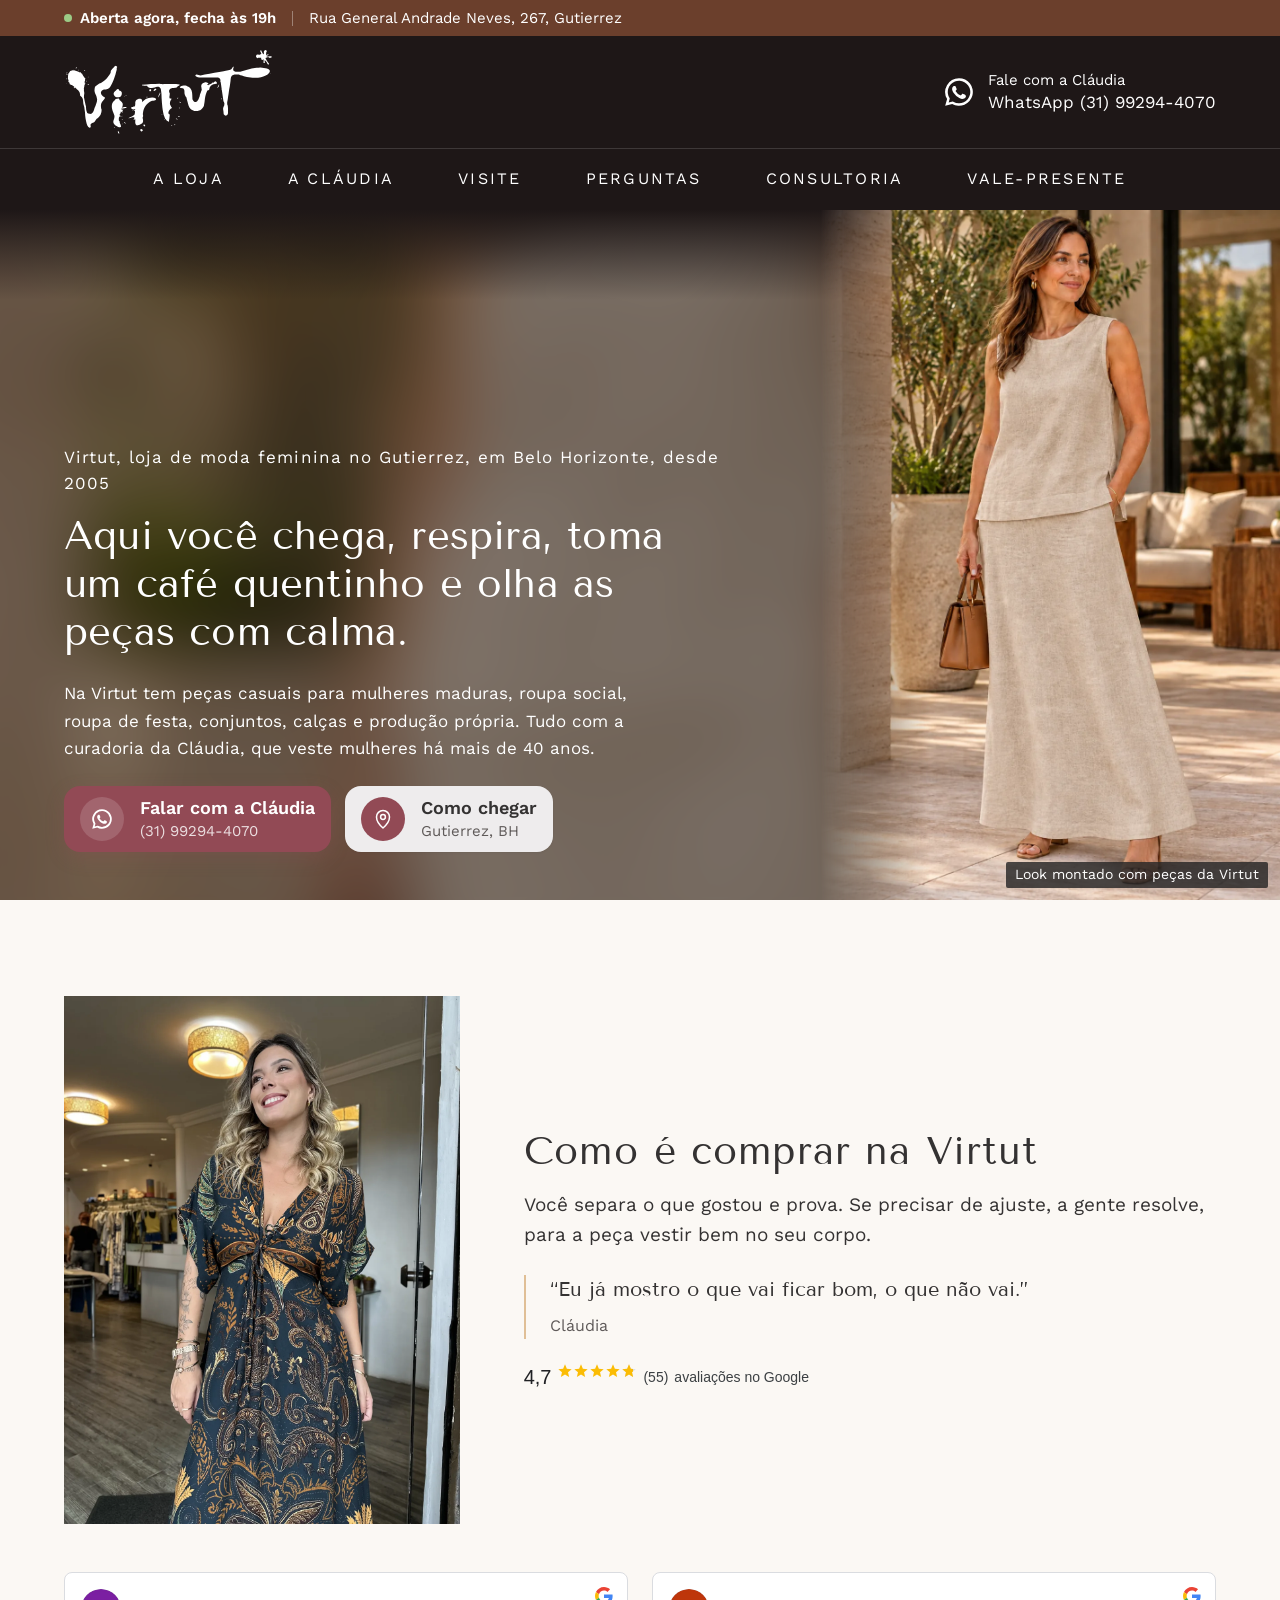
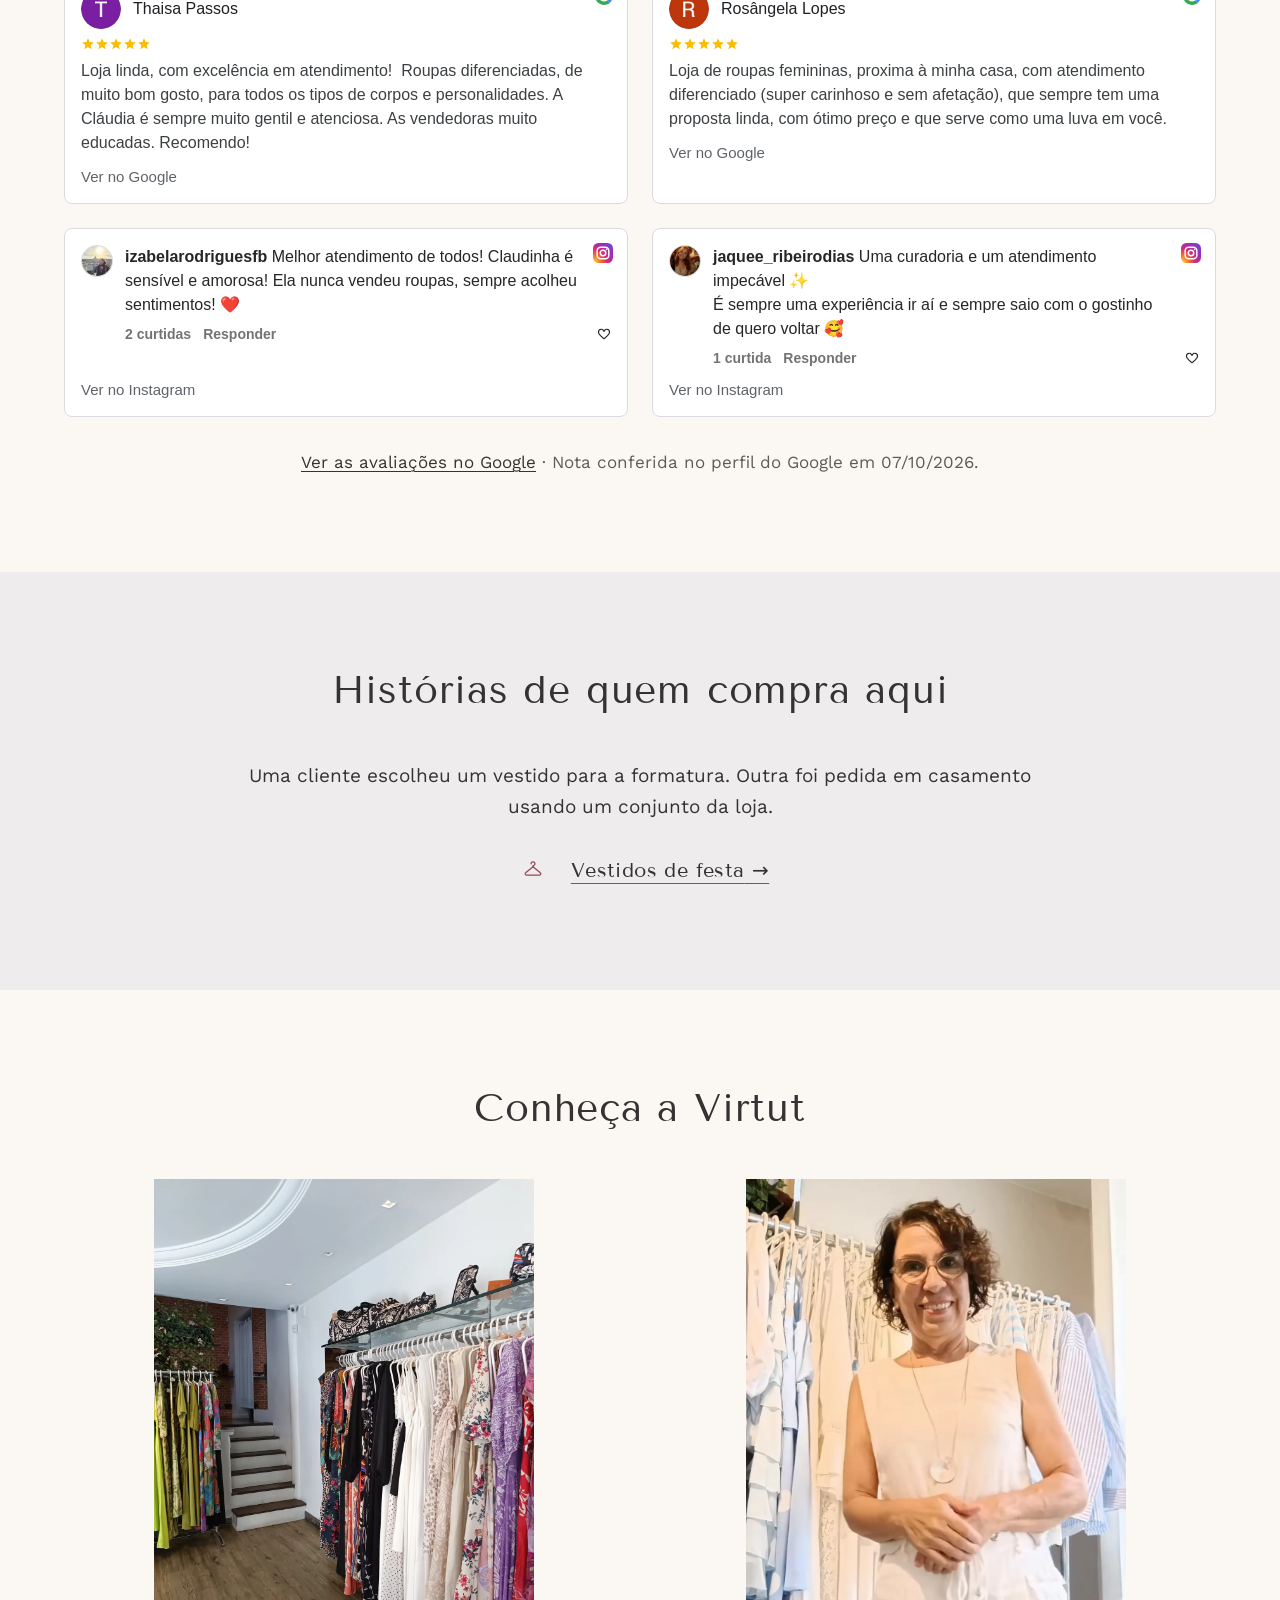
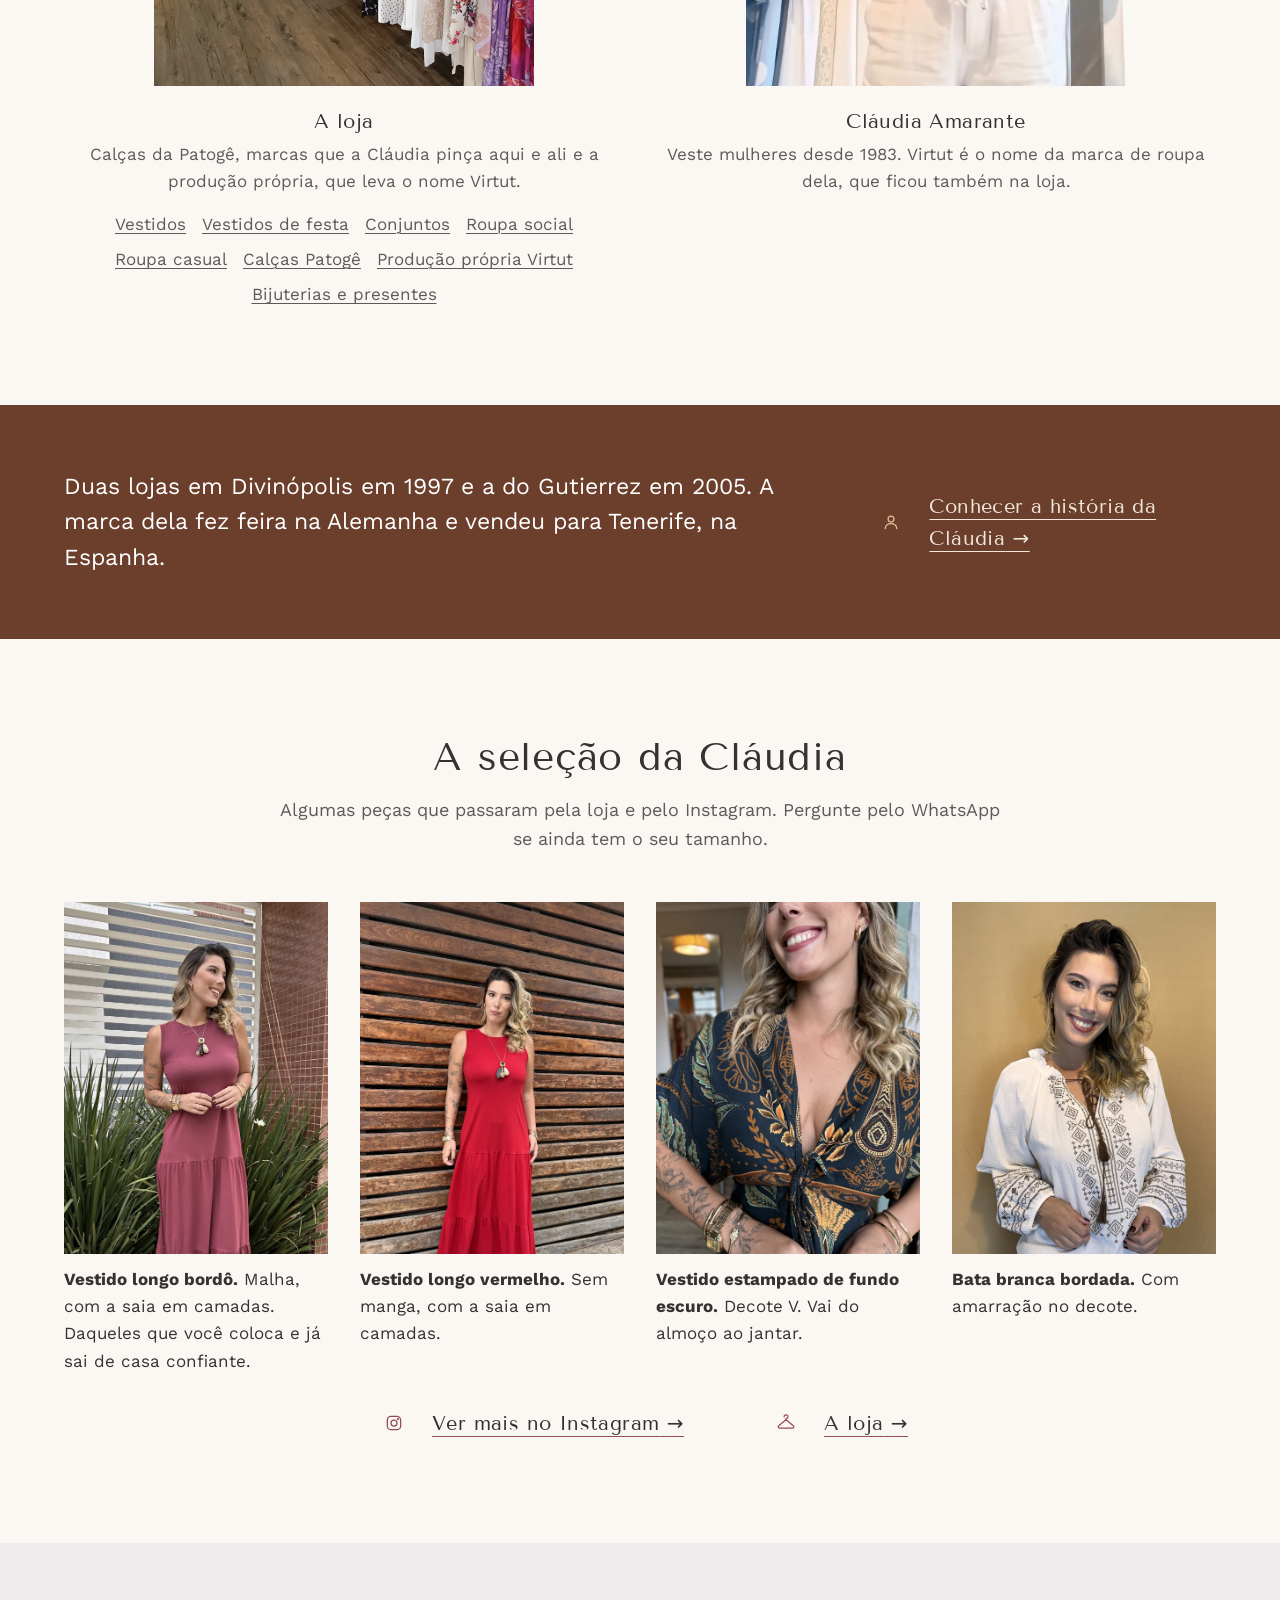
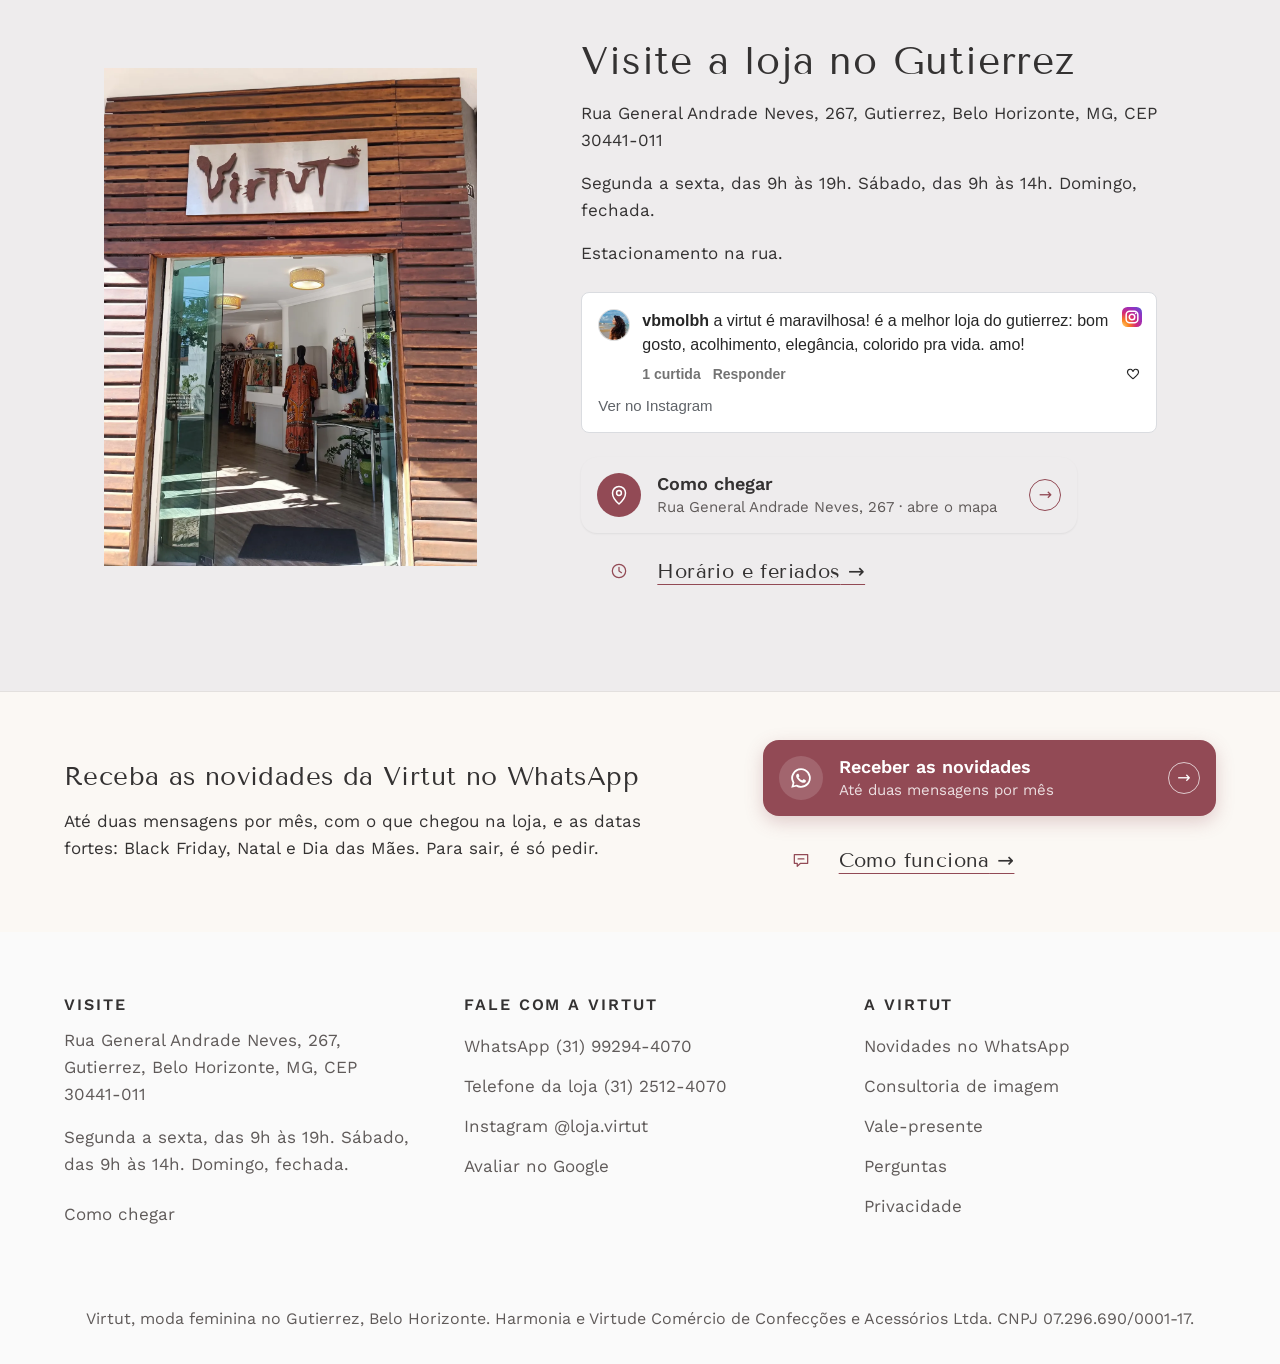
<file: index.html>
<!doctype html>
<html lang="pt-BR">
<head>
<meta charset="utf-8">
<meta name="viewport" content="width=device-width, initial-scale=1">
<title>Virtut | Loja de moda feminina no Gutierrez, BH</title>
<meta name="description" content="Loja de moda feminina no Gutierrez, em Belo Horizonte, desde 2005. Curadoria da Cláudia, ajuste nas peças da loja e consultoria de imagem.">
<meta name="robots" content="index, follow">
<link rel="canonical" href="https://virtut.com.br/">
<meta property="og:type" content="website">
<meta property="og:locale" content="pt_BR">
<meta property="og:site_name" content="Virtut">
<meta property="og:title" content="Virtut | Loja de moda feminina no Gutierrez, BH">
<meta property="og:description" content="Loja de moda feminina no Gutierrez, em Belo Horizonte, desde 2005. Curadoria da Cláudia, ajuste nas peças da loja e consultoria de imagem.">
<meta property="og:url" content="https://virtut.com.br/">
<meta property="og:image" content="https://virtut.com.br/assets/img/entrada-virtut-gutierrez-1200.webp">
<meta name="theme-color" content="#FFFFFF">
<link rel="icon" href="assets/img/favicon.svg" type="image/svg+xml">
<link rel="preload" href="assets/fontes/worksans-latin.woff2" as="font" type="font/woff2" crossorigin>
<link rel="preload" href="assets/fontes/tenorsans-latin.woff2" as="font" type="font/woff2" crossorigin>
<link rel="stylesheet" href="assets/css/fontes.css?v=4c5b93b5">
<link rel="stylesheet" href="assets/css/site.css?v=10eca340">
<link rel="stylesheet" href="assets/css/direcoes.css?v=20c6150a">
<script>document.documentElement.classList.add("js-fade")</script>
<script type="application/ld+json">
{
 "@context": "https://schema.org",
 "@graph": [
  {
   "@type": "ClothingStore",
   "@id": "https://virtut.com.br/#loja",
   "name": "Virtut",
   "legalName": "Harmonia e Virtude Comércio de Confecções e Acessórios Ltda.",
   "url": "https://virtut.com.br/",
   "logo": "https://virtut.com.br/assets/img/virtut-logo-preto.svg",
   "image": "https://virtut.com.br/assets/img/entrada-virtut-gutierrez-1200.webp",
   "description": "Loja de moda feminina no Gutierrez, em Belo Horizonte, desde 2005. Peças com a curadoria da Cláudia, atendimento personalizado e atencioso, produção própria exclusiva com etiqueta Virtut e ajuste da roupa comprada na loja.",
   "foundingDate": "2005-03-31",
   "telephone": "+55-31-99294-4070",
   "address": {
    "@type": "PostalAddress",
    "streetAddress": "Rua General Andrade Neves, 267",
    "addressLocality": "Belo Horizonte",
    "addressRegion": "MG",
    "postalCode": "30441-011",
    "addressCountry": "BR"
   },
   "geo": {
    "@type": "GeoCoordinates",
    "latitude": -19.9328769,
    "longitude": -43.9614549
   },
   "hasMap": "https://maps.google.com/?cid=10968056433655089522",
   "openingHoursSpecification": [
    {
     "@type": "OpeningHoursSpecification",
     "dayOfWeek": "Monday",
     "opens": "09:00",
     "closes": "19:00"
    },
    {
     "@type": "OpeningHoursSpecification",
     "dayOfWeek": "Tuesday",
     "opens": "09:00",
     "closes": "19:00"
    },
    {
     "@type": "OpeningHoursSpecification",
     "dayOfWeek": "Wednesday",
     "opens": "09:00",
     "closes": "19:00"
    },
    {
     "@type": "OpeningHoursSpecification",
     "dayOfWeek": "Thursday",
     "opens": "09:00",
     "closes": "19:00"
    },
    {
     "@type": "OpeningHoursSpecification",
     "dayOfWeek": "Friday",
     "opens": "09:00",
     "closes": "19:00"
    },
    {
     "@type": "OpeningHoursSpecification",
     "dayOfWeek": "Saturday",
     "opens": "09:00",
     "closes": "14:00"
    },
    {
     "@type": "OpeningHoursSpecification",
     "validFrom": "2026-10-12",
     "validThrough": "2026-10-12",
     "opens": "00:00",
     "closes": "00:00"
    },
    {
     "@type": "OpeningHoursSpecification",
     "validFrom": "2026-11-02",
     "validThrough": "2026-11-02",
     "opens": "00:00",
     "closes": "00:00"
    },
    {
     "@type": "OpeningHoursSpecification",
     "validFrom": "2026-11-20",
     "validThrough": "2026-11-20",
     "opens": "00:00",
     "closes": "00:00"
    },
    {
     "@type": "OpeningHoursSpecification",
     "validFrom": "2026-12-25",
     "validThrough": "2026-12-25",
     "opens": "00:00",
     "closes": "00:00"
    },
    {
     "@type": "OpeningHoursSpecification",
     "validFrom": "2027-01-01",
     "validThrough": "2027-01-01",
     "opens": "00:00",
     "closes": "00:00"
    }
   ],
   "sameAs": [
    "https://www.instagram.com/loja.virtut/",
    "https://maps.google.com/?cid=10968056433655089522"
   ]
  },
  {
   "@type": "WebSite",
   "@id": "https://virtut.com.br/#site",
   "url": "https://virtut.com.br/",
   "name": "Virtut",
   "inLanguage": "pt-BR",
   "publisher": {
    "@id": "https://virtut.com.br/#loja"
   }
  }
 ]
}
</script>
</head>
<body data-pagina="inicio" class="dir dir-b2 dir-v3 topo-unico topo-escuro">
<header class="topo">
  <div class="topo-faixa"><div class="envolve topo-faixa-in"><span class="tf-status" data-aberta>Aberta agora</span><span class="tf-rua">Rua General Andrade Neves, 267, Gutierrez</span></div></div>
  <div class="envolve topo-linha">
    <a class="marca" href="./" aria-label="Virtut, página inicial"><img src="assets/img/virtut-logo-preto.svg" alt="Virtut" width="210" height="70"></a>
    <a class="topo-contato" data-wa="Olá Cláudia, vi o site da Virtut e quero saber mais." href="https://wa.me/5531992944070?text=Ol%C3%A1%20Cl%C3%A1udia%2C%20vi%20o%20site%20da%20Virtut%20e%20quero%20saber%20mais."><svg viewBox="0 0 32 32" aria-hidden="true"><path fill="currentColor" d="M16 3a13 13 0 0 0-11.2 19.6L3 29l6.6-1.7A13 13 0 1 0 16 3Zm0 23.6a10.6 10.6 0 0 1-5.4-1.5l-.4-.2-3.9 1 1-3.8-.2-.4A10.6 10.6 0 1 1 16 26.6Zm5.8-7.9c-.3-.2-1.9-.9-2.2-1s-.5-.2-.7.2-.8 1-1 1.2-.4.2-.7 0a8.7 8.7 0 0 1-4.3-3.8c-.3-.6.3-.5.9-1.6.1-.2 0-.4 0-.5l-1-2.4c-.3-.6-.5-.5-.7-.5h-.6a1.2 1.2 0 0 0-.9.4 3.6 3.6 0 0 0-1.1 2.7 6.3 6.3 0 0 0 1.3 3.3 14.4 14.4 0 0 0 5.5 4.9c2 .9 2.8 1 3.9.8a3.3 3.3 0 0 0 2.1-1.5 2.7 2.7 0 0 0 .2-1.5c-.1-.2-.3-.3-.6-.4Z"/></svg><span><small>Fale com a Cláudia</small><strong>WhatsApp (31) 99294-4070</strong></span></a>
    <button class="menu-botao" type="button" data-menu aria-expanded="false" aria-controls="menu"><span class="mb-icone" aria-hidden="true"></span><span class="mb-menu">Menu</span></button>
  </div>
  <nav class="nav" id="menu" aria-label="Principal">
    <ul>
      <li><a href="loja/">A loja</a></li>
        <li><a href="claudia/">A Cláudia</a></li>
        <li><a href="visite/">Visite</a></li>
        <li><a href="perguntas/">Perguntas</a></li>
        <li><a href="consultoria/">Consultoria</a></li>
        <li><a href="vale-presente/">Vale-presente</a></li>
    </ul>
  </nav>
</header>
<main id="conteudo">
<div class="bf-faixa" data-bf data-bf-fim="2026-11-30T23:59:59-03:00">
  <p class="bf-selo"><span>BLACK FRIDAY DUPLA · VIRTUT</span></p>
  <div class="bf-faixa-linha">
    <p>Vale-presente com bônus até 30/11 <span aria-hidden="true">·</span> até 80% na loja, 27 e 28/11</p>
    <a class="bf-faixa-link" href="vale-presente/">Ver o vale-presente <i aria-hidden="true">→</i></a>
  </div>
</div>
<script>
(function () {
  var fim = new Date("2026-11-30T23:59:59-03:00").getTime();
  function confere() {
    if (Date.now() > fim) {
      Array.prototype.forEach.call(document.querySelectorAll("[data-bf]"), function (el) { el.hidden = true; });
    }
  }
  confere();
  setInterval(confere, 60000);
})();
</script>
<section class="vitrine dir-hero dir-hero-b2">
  <div class="b2-fundo" aria-hidden="true"><img src="assets/img/look-ia-mulher-conjunto-linho-cru-1024.webp" alt="" width="1024" height="1536"></div>
  <figure class="b2-foto" data-fade><img src="assets/img/look-ia-mulher-conjunto-linho-cru-1024.webp" alt="Look montado com peças da Virtut: mulher de blusa sem manga e saia longa de linho cru, com bolsa caramelo, numa varanda" width="1024" height="1536" fetchpriority="high"><figcaption class="dir-legenda">Look montado com peças da Virtut</figcaption></figure>
  <div class="b2-texto"><div class="b2-texto-in"><h1 class="dir-abertura">Virtut, loja de moda feminina no Gutierrez, em Belo Horizonte, desde 2005</h1><p class="chamada">Aqui você chega, respira, toma um café quentinho e olha as peças com calma.</p><p class="lead">Na Virtut tem peças casuais para mulheres maduras, roupa social, roupa de festa, conjuntos, calças e produção própria. Tudo com a curadoria da Cláudia, que veste mulheres há mais de 40 anos.</p><div class="acoes"><a class="acao-1 so-notebook" data-wa="Olá Cláudia, vi o site da Virtut e quero saber mais." href="https://wa.me/5531992944070?text=Ol%C3%A1%20Cl%C3%A1udia%2C%20vi%20o%20site%20da%20Virtut%20e%20quero%20saber%20mais."><span class="acao-ic"><svg class="ic-wa" width="24" height="24" viewBox="0 0 32 32" aria-hidden="true"><path fill="currentColor" d="M16 3a13 13 0 0 0-11.2 19.6L3 29l6.6-1.7A13 13 0 1 0 16 3Zm0 23.6a10.6 10.6 0 0 1-5.4-1.5l-.4-.2-3.9 1 1-3.8-.2-.4A10.6 10.6 0 1 1 16 26.6Zm5.8-7.9c-.3-.2-1.9-.9-2.2-1s-.5-.2-.7.2-.8 1-1 1.2-.4.2-.7 0a8.7 8.7 0 0 1-4.3-3.8c-.3-.6.3-.5.9-1.6.1-.2 0-.4 0-.5l-1-2.4c-.3-.6-.5-.5-.7-.5h-.6a1.2 1.2 0 0 0-.9.4 3.6 3.6 0 0 0-1.1 2.7 6.3 6.3 0 0 0 1.3 3.3 14.4 14.4 0 0 0 5.5 4.9c2 .9 2.8 1 3.9.8a3.3 3.3 0 0 0 2.1-1.5 2.7 2.7 0 0 0 .2-1.5c-.1-.2-.3-.3-.6-.4Z"/></svg></span><span class="acao-txt"><strong>Falar com a Cláudia</strong><span>(31) 99294-4070</span></span><span class="acao-seta" aria-hidden="true">→</span></a><a class="acao-2 " href="https://www.google.com/maps/dir/?api=1&destination=Virtut%2C%20Rua%20General%20Andrade%20Neves%2C%20267%2C%20Gutierrez%2C%20Belo%20Horizonte&destination_place_id=ChIJEZ4xlXKXpgARcglzFDddNpg" data-rota><span class="acao-ic"><svg viewBox="0 0 24 24" width="24" height="24" fill="none" stroke="currentColor" stroke-width="1.5" stroke-linecap="round" stroke-linejoin="round" aria-hidden="true"><path d="M12 21s-6.5-5.6-6.5-11a6.5 6.5 0 0 1 13 0c0 5.4-6.5 11-6.5 11z"/><circle cx="12" cy="10" r="2.4"/></svg></span><span class="acao-txt"><strong>Como chegar</strong><span>Gutierrez, BH</span></span><span class="acao-seta" aria-hidden="true">→</span></a></div></div></div>
</section>

<section class="bloco" aria-labelledby="compra-titulo">
  <div class="envolve compra">
    <figure>
      <img src="assets/img/look-vestido-longo-azul-escuro-estampado-loja-1200.webp" alt="Vestido longo azul-escuro estampado, de decote V, numa cliente dentro da Virtut, com as araras ao fundo" width="1200" height="1600" loading="lazy">
    </figure>
    <div>
      <h2 id="compra-titulo">Como é comprar na Virtut</h2>
      <p class="lead">Você separa o que gostou e prova. Se precisar de ajuste, a gente resolve, para a peça vestir bem no seu corpo.</p>
      <blockquote class="frase-dela"><p>“Eu já mostro o que vai ficar bom, o que não vai.”</p><cite>Cláudia</cite></blockquote>
      <p class="nota-google"><strong class="nota-num">4,7</strong><span class="estrelas" role="img" aria-label="Nota 4,7 de 5"><span class="estrela"><svg viewBox="0 0 24 24" aria-hidden="true"><path d="M12 17.27 18.18 21l-1.64-7.03L22 9.24l-7.19-.61L12 2 9.19 8.63 2 9.24l5.46 4.73L5.82 21z"/></svg></span><span class="estrela"><svg viewBox="0 0 24 24" aria-hidden="true"><path d="M12 17.27 18.18 21l-1.64-7.03L22 9.24l-7.19-.61L12 2 9.19 8.63 2 9.24l5.46 4.73L5.82 21z"/></svg></span><span class="estrela"><svg viewBox="0 0 24 24" aria-hidden="true"><path d="M12 17.27 18.18 21l-1.64-7.03L22 9.24l-7.19-.61L12 2 9.19 8.63 2 9.24l5.46 4.73L5.82 21z"/></svg></span><span class="estrela"><svg viewBox="0 0 24 24" aria-hidden="true"><path d="M12 17.27 18.18 21l-1.64-7.03L22 9.24l-7.19-.61L12 2 9.19 8.63 2 9.24l5.46 4.73L5.82 21z"/></svg></span><span class="estrela vazia"><svg viewBox="0 0 24 24" aria-hidden="true"><path d="M12 17.27 18.18 21l-1.64-7.03L22 9.24l-7.19-.61L12 2 9.19 8.63 2 9.24l5.46 4.73L5.82 21z"/></svg><span class="enche" style="width:70%"><svg viewBox="0 0 24 24" aria-hidden="true"><path d="M12 17.27 18.18 21l-1.64-7.03L22 9.24l-7.19-.61L12 2 9.19 8.63 2 9.24l5.46 4.73L5.82 21z"/></svg></span></span></span><span class="nota-tot">(55)</span> <span class="nota-rot">avaliações no Google</span></p>
    </div>
  </div>
  <div class="envolve">
    <div class="cartoes-google">
      <article class="cartao-google"><header><img class="avatar" src="assets/img/avaliacoes/thaisa-passos.webp" alt="" width="40" height="40" loading="lazy"><strong>Thaisa Passos</strong><svg class="g-logo" viewBox="0 0 48 48" aria-hidden="true"><path fill="#EA4335" d="M24 9.5c3.54 0 6.71 1.22 9.21 3.6l6.85-6.85C35.9 2.38 30.47 0 24 0 14.62 0 6.51 5.38 2.56 13.22l7.98 6.19C12.43 13.72 17.74 9.5 24 9.5z"/><path fill="#4285F4" d="M46.98 24.55c0-1.57-.15-3.09-.38-4.55H24v9.02h12.94c-.58 2.96-2.26 5.48-4.78 7.18l7.73 6c4.51-4.18 7.09-10.36 7.09-17.65z"/><path fill="#FBBC05" d="M10.53 28.59c-.48-1.45-.76-2.99-.76-4.59s.27-3.14.76-4.59l-7.98-6.19C.92 16.46 0 20.12 0 24c0 3.88.92 7.54 2.56 10.78l7.97-6.19z"/><path fill="#34A853" d="M24 48c6.48 0 11.93-2.13 15.89-5.81l-7.73-6c-2.15 1.45-4.92 2.3-8.16 2.3-6.26 0-11.57-4.22-13.47-9.91l-7.98 6.19C6.51 42.62 14.62 48 24 48z"/></svg></header><span class="estrelas" role="img" aria-label="5 estrelas"><span class="estrela"><svg viewBox="0 0 24 24" aria-hidden="true"><path d="M12 17.27 18.18 21l-1.64-7.03L22 9.24l-7.19-.61L12 2 9.19 8.63 2 9.24l5.46 4.73L5.82 21z"/></svg></span><span class="estrela"><svg viewBox="0 0 24 24" aria-hidden="true"><path d="M12 17.27 18.18 21l-1.64-7.03L22 9.24l-7.19-.61L12 2 9.19 8.63 2 9.24l5.46 4.73L5.82 21z"/></svg></span><span class="estrela"><svg viewBox="0 0 24 24" aria-hidden="true"><path d="M12 17.27 18.18 21l-1.64-7.03L22 9.24l-7.19-.61L12 2 9.19 8.63 2 9.24l5.46 4.73L5.82 21z"/></svg></span><span class="estrela"><svg viewBox="0 0 24 24" aria-hidden="true"><path d="M12 17.27 18.18 21l-1.64-7.03L22 9.24l-7.19-.61L12 2 9.19 8.63 2 9.24l5.46 4.73L5.82 21z"/></svg></span><span class="estrela"><svg viewBox="0 0 24 24" aria-hidden="true"><path d="M12 17.27 18.18 21l-1.64-7.03L22 9.24l-7.19-.61L12 2 9.19 8.63 2 9.24l5.46 4.73L5.82 21z"/></svg></span></span><p class="aval-texto">Loja linda, com excelência em atendimento!  Roupas diferenciadas, de muito bom gosto, para todos os tipos de corpos e personalidades. A Cláudia é sempre muito gentil e atenciosa. As vendedoras muito educadas. Recomendo!</p><a class="ver-google" href="https://maps.google.com/?cid=10968056433655089522">Ver no Google</a></article>
      <article class="cartao-google"><header><img class="avatar" src="assets/img/avaliacoes/rosangela-lopes.webp" alt="" width="40" height="40" loading="lazy"><strong>Rosângela Lopes</strong><svg class="g-logo" viewBox="0 0 48 48" aria-hidden="true"><path fill="#EA4335" d="M24 9.5c3.54 0 6.71 1.22 9.21 3.6l6.85-6.85C35.9 2.38 30.47 0 24 0 14.62 0 6.51 5.38 2.56 13.22l7.98 6.19C12.43 13.72 17.74 9.5 24 9.5z"/><path fill="#4285F4" d="M46.98 24.55c0-1.57-.15-3.09-.38-4.55H24v9.02h12.94c-.58 2.96-2.26 5.48-4.78 7.18l7.73 6c4.51-4.18 7.09-10.36 7.09-17.65z"/><path fill="#FBBC05" d="M10.53 28.59c-.48-1.45-.76-2.99-.76-4.59s.27-3.14.76-4.59l-7.98-6.19C.92 16.46 0 20.12 0 24c0 3.88.92 7.54 2.56 10.78l7.97-6.19z"/><path fill="#34A853" d="M24 48c6.48 0 11.93-2.13 15.89-5.81l-7.73-6c-2.15 1.45-4.92 2.3-8.16 2.3-6.26 0-11.57-4.22-13.47-9.91l-7.98 6.19C6.51 42.62 14.62 48 24 48z"/></svg></header><span class="estrelas" role="img" aria-label="5 estrelas"><span class="estrela"><svg viewBox="0 0 24 24" aria-hidden="true"><path d="M12 17.27 18.18 21l-1.64-7.03L22 9.24l-7.19-.61L12 2 9.19 8.63 2 9.24l5.46 4.73L5.82 21z"/></svg></span><span class="estrela"><svg viewBox="0 0 24 24" aria-hidden="true"><path d="M12 17.27 18.18 21l-1.64-7.03L22 9.24l-7.19-.61L12 2 9.19 8.63 2 9.24l5.46 4.73L5.82 21z"/></svg></span><span class="estrela"><svg viewBox="0 0 24 24" aria-hidden="true"><path d="M12 17.27 18.18 21l-1.64-7.03L22 9.24l-7.19-.61L12 2 9.19 8.63 2 9.24l5.46 4.73L5.82 21z"/></svg></span><span class="estrela"><svg viewBox="0 0 24 24" aria-hidden="true"><path d="M12 17.27 18.18 21l-1.64-7.03L22 9.24l-7.19-.61L12 2 9.19 8.63 2 9.24l5.46 4.73L5.82 21z"/></svg></span><span class="estrela"><svg viewBox="0 0 24 24" aria-hidden="true"><path d="M12 17.27 18.18 21l-1.64-7.03L22 9.24l-7.19-.61L12 2 9.19 8.63 2 9.24l5.46 4.73L5.82 21z"/></svg></span></span><p class="aval-texto">Loja de roupas femininas, proxima à minha casa, com atendimento diferenciado (super carinhoso e sem afetação), que sempre tem uma proposta linda, com ótimo preço e que serve como uma luva em você.</p><a class="ver-google" href="https://maps.google.com/?cid=10968056433655089522">Ver no Google</a></article>
      <article class="cartao-ig"><svg class="ig-logo" viewBox="0 0 24 24" aria-hidden="true"><defs><radialGradient id="ig-grad" gradientUnits="userSpaceOnUse" cx="0" cy="24" r="34"><stop offset="0" stop-color="#feda75"/><stop offset=".25" stop-color="#fa7e1e"/><stop offset=".5" stop-color="#d62976"/><stop offset=".75" stop-color="#962fbf"/><stop offset="1" stop-color="#4f5bd5"/></radialGradient></defs><rect width="24" height="24" rx="6.5" fill="url(#ig-grad)"/><g fill="none" stroke="#fff" stroke-width="1.8"><rect x="5" y="5" width="14" height="14" rx="4.2"/><circle cx="12" cy="12" r="3.3"/></g><circle cx="16.4" cy="7.6" r="1.05" fill="#fff"/></svg><div class="ig-linha"><img class="ig-avatar" src="assets/img/comentarios/izabelarodriguesfb.webp" alt="" width="32" height="32" loading="lazy"><div class="ig-corpo"><p class="ig-texto"><strong>izabelarodriguesfb</strong> Melhor atendimento de todos! Claudinha é sensível e amorosa! Ela nunca vendeu roupas, sempre acolheu sentimentos! ❤️</p><p class="ig-acoes"><span>2 curtidas</span><span>Responder</span><svg class="ig-coracao" viewBox="0 0 24 24" aria-hidden="true" fill="none" stroke="#262626" stroke-width="2"><path d="M16.792 3.904A4.989 4.989 0 0 1 21.5 9.122c0 3.072-2.652 4.959-5.197 7.222-2.512 2.243-3.865 3.469-4.303 3.652-.438-.183-1.791-1.409-4.303-3.652C5.152 14.08 2.5 12.193 2.5 9.122a4.989 4.989 0 0 1 4.708-5.218 4.21 4.21 0 0 1 3.675 1.941c.84 1.175.98 1.763 1.12 1.763s.278-.588 1.11-1.766a4.17 4.17 0 0 1 3.679-1.938Z"/></svg></p></div></div><a class="ver-instagram" href="https://www.instagram.com/p/DH3jLWRAOi1/" target="_blank" rel="noopener">Ver no Instagram</a></article>
      <article class="cartao-ig"><svg class="ig-logo" viewBox="0 0 24 24" aria-hidden="true"><defs><radialGradient id="ig-grad" gradientUnits="userSpaceOnUse" cx="0" cy="24" r="34"><stop offset="0" stop-color="#feda75"/><stop offset=".25" stop-color="#fa7e1e"/><stop offset=".5" stop-color="#d62976"/><stop offset=".75" stop-color="#962fbf"/><stop offset="1" stop-color="#4f5bd5"/></radialGradient></defs><rect width="24" height="24" rx="6.5" fill="url(#ig-grad)"/><g fill="none" stroke="#fff" stroke-width="1.8"><rect x="5" y="5" width="14" height="14" rx="4.2"/><circle cx="12" cy="12" r="3.3"/></g><circle cx="16.4" cy="7.6" r="1.05" fill="#fff"/></svg><div class="ig-linha"><img class="ig-avatar" src="assets/img/comentarios/jaquee_ribeirodias.webp" alt="" width="32" height="32" loading="lazy"><div class="ig-corpo"><p class="ig-texto"><strong>jaquee_ribeirodias</strong> Uma curadoria e um atendimento impecável ✨ 
É sempre uma experiência ir aí e sempre saio com o gostinho de quero voltar 🥰</p><p class="ig-acoes"><span>1 curtida</span><span>Responder</span><svg class="ig-coracao" viewBox="0 0 24 24" aria-hidden="true" fill="none" stroke="#262626" stroke-width="2"><path d="M16.792 3.904A4.989 4.989 0 0 1 21.5 9.122c0 3.072-2.652 4.959-5.197 7.222-2.512 2.243-3.865 3.469-4.303 3.652-.438-.183-1.791-1.409-4.303-3.652C5.152 14.08 2.5 12.193 2.5 9.122a4.989 4.989 0 0 1 4.708-5.218 4.21 4.21 0 0 1 3.675 1.941c.84 1.175.98 1.763 1.12 1.763s.278-.588 1.11-1.766a4.17 4.17 0 0 1 3.679-1.938Z"/></svg></p></div></div><a class="ver-instagram" href="https://www.instagram.com/p/DVn98jJgH0e/" target="_blank" rel="noopener">Ver no Instagram</a></article>
    </div>
    <p class="discreto pequeno nota-resumo-linha"><a href="https://maps.google.com/?cid=10968056433655089522">Ver as avaliações no Google</a> · Nota conferida no perfil do Google em 07/10/2026.</p>
  </div>
</section>

<section class="bloco bloco-historias sobre-areia" aria-labelledby="historias-titulo">
  <div class="envolve">
    <h2 id="historias-titulo" class="titulo-secao">Histórias de quem compra aqui</h2>
    <p class="lead">Uma cliente escolheu um vestido para a formatura. Outra foi pedida em casamento usando um conjunto da loja.</p>
    <div class="acoes acoes-linha"><a class="acao-3" href="loja/#festa"><span class="acao-ic"><svg viewBox="0 0 24 24" width="20" height="20" fill="none" stroke="currentColor" stroke-width="1.5" stroke-linecap="round" stroke-linejoin="round" aria-hidden="true"><path d="M12 8V6.8a2.3 2.3 0 1 0-2.3-2.3"/><path d="M12 8 3.2 15.3a1.5 1.5 0 0 0 .95 2.7h15.7a1.5 1.5 0 0 0 .95-2.7z"/></svg></span><span class="acao-txt"><span class="acao-3-t">Vestidos de festa<span class="seta" aria-hidden="true"> →</span></span></span></a></div>
  </div>
</section>

<section class="bloco" aria-labelledby="caminhos-titulo">
  <div class="envolve">
    <h2 id="caminhos-titulo" class="titulo-secao">Conheça a Virtut</h2>
    <div class="caminhos">
      <div>
        <article class="caminho">
          <a href="loja/">
            <img src="assets/img/interior-virtut-araras-1200.webp" alt="Araras de vestidos dentro da Virtut, no Gutierrez, com a escada ao fundo" width="1200" height="1600" loading="lazy">
            <h3>A loja</h3>
            <p>Calças da Patogê, marcas que a Cláudia pinça aqui e ali e a produção própria, que leva o nome Virtut.</p>
          </a>
        </article>
        <ul class="links-curtos">
          <li><a href="loja/#vestidos">Vestidos</a></li>
          <li><a href="loja/#festa">Vestidos de festa</a></li>
          <li><a href="loja/#conjuntos">Conjuntos</a></li>
          <li><a href="loja/#social">Roupa social</a></li>
          <li><a href="loja/#casual">Roupa casual</a></li>
          <li><a href="loja/#patoge">Calças Patogê</a></li>
          <li><a href="loja/#virtut">Produção própria Virtut</a></li>
          <li><a href="loja/#acessorios">Bijuterias e presentes</a></li>
        </ul>
      </div>
      <article class="caminho">
        <a href="claudia/">
          <img src="assets/img/claudia-amarante-na-loja.webp" alt="A Cláudia Amarante sorrindo, de regata e calça de linho brancas, na loja da Virtut" width="1076" height="1345" loading="lazy">
          <h3>Cláudia Amarante</h3>
          <p>Veste mulheres desde 1983. Virtut é o nome da marca de roupa dela, que ficou também na loja.</p>
        </a>
      </article>
    </div>
  </div>
</section>

<section class="faixa-trajetoria fundo-escuro" aria-label="A trajetória da Cláudia">
  <div class="envolve">
    <p>Duas lojas em Divinópolis em 1997 e a do Gutierrez em 2005. A marca dela fez feira na Alemanha e vendeu para Tenerife, na Espanha.</p>
    <a class="acao-3" href="claudia/"><span class="acao-ic"><svg viewBox="0 0 24 24" width="20" height="20" fill="none" stroke="currentColor" stroke-width="1.5" stroke-linecap="round" stroke-linejoin="round" aria-hidden="true"><circle cx="12" cy="8.5" r="3.5"/><path d="M5 20c.5-4 3.2-6 7-6s6.5 2 7 6"/></svg></span><span class="acao-txt"><span class="acao-3-t">Conhecer a história da Cláudia<span class="seta" aria-hidden="true"> →</span></span></span></a>
  </div>
</section>

<section class="bloco" aria-labelledby="selecao-titulo">
  <div class="envolve">
    <h2 id="selecao-titulo" class="titulo-secao">A seleção da Cláudia</h2>
    <p class="sub-secao">Algumas peças que passaram pela loja e pelo Instagram. Pergunte pelo WhatsApp se ainda tem o seu tamanho.</p>
    <ul class="pecas pecas-detalhe">
      <li><img src="assets/img/look-vestido-longo-bordo-malha-1200.webp" alt="Vestido longo bordô em malha, sem manga, com saia em camadas e colar" width="1200" height="2133" loading="lazy"><p><strong>Vestido longo bordô.</strong> Malha, com a saia em camadas. Daqueles que você coloca e já sai de casa confiante.</p></li>
      <li><img src="assets/img/look-vestido-longo-vermelho-camadas-1200.webp" alt="Vestido longo vermelho, sem manga, com saia em camadas, na fachada de madeira da Virtut" width="1200" height="2133" loading="lazy"><p><strong>Vestido longo vermelho.</strong> Sem manga, com a saia em camadas.</p></li>
      <li><img src="assets/img/look-vestido-azul-escuro-decote-v-detalhe-1200.webp" alt="Vestido estampado de fundo azul-escuro com decote V, em detalhe" width="1200" height="1600" loading="lazy"><p><strong>Vestido estampado de fundo escuro.</strong> Decote V. Vai do almoço ao jantar.</p></li>
      <li><img src="assets/img/look-bata-branca-bordada-detalhe-1200.webp" alt="Bata branca com bordado bege e amarração no decote, com calça jeans" width="1200" height="2133" loading="lazy"><p><strong>Bata branca bordada.</strong> Com amarração no decote.</p></li>
    </ul>
    <div class="acoes acoes-linha">
      <a class="acao-3" href="https://www.instagram.com/loja.virtut/" data-instagram><span class="acao-ic"><svg viewBox="0 0 24 24" width="20" height="20" fill="none" stroke="currentColor" stroke-width="1.5" stroke-linecap="round" stroke-linejoin="round" aria-hidden="true"><rect x="4" y="4" width="16" height="16" rx="4.5"/><circle cx="12" cy="12" r="3.6"/><circle cx="16.8" cy="7.2" r=".6"/></svg></span><span class="acao-txt"><span class="acao-3-t">Ver mais no Instagram<span class="seta" aria-hidden="true"> →</span></span></span></a>
      <a class="acao-3" href="loja/"><span class="acao-ic"><svg viewBox="0 0 24 24" width="20" height="20" fill="none" stroke="currentColor" stroke-width="1.5" stroke-linecap="round" stroke-linejoin="round" aria-hidden="true"><path d="M12 8V6.8a2.3 2.3 0 1 0-2.3-2.3"/><path d="M12 8 3.2 15.3a1.5 1.5 0 0 0 .95 2.7h15.7a1.5 1.5 0 0 0 .95-2.7z"/></svg></span><span class="acao-txt"><span class="acao-3-t">A loja<span class="seta" aria-hidden="true"> →</span></span></span></a>
    </div>
  </div>
</section>

<section class="bloco sobre-areia" aria-labelledby="visite-titulo">
  <div class="envolve visite">
    <figure>
      <img src="assets/img/entrada-virtut-gutierrez-1200.webp" alt="Entrada da Virtut de dia, com o letreiro na fachada de madeira e a porta de vidro aberta" width="600" height="800" loading="lazy">
    </figure>
    <div>
      <h2 id="visite-titulo">Visite a loja no Gutierrez</h2>
      <address><p>Rua General Andrade Neves, 267, Gutierrez, Belo Horizonte, MG, CEP 30441-011</p></address>
      <p>Segunda a sexta, das 9h às 19h. Sábado, das 9h às 14h. Domingo, fechada.</p>
      <p>Estacionamento na rua.</p>
      <article class="cartao-ig"><svg class="ig-logo" viewBox="0 0 24 24" aria-hidden="true"><defs><radialGradient id="ig-grad" gradientUnits="userSpaceOnUse" cx="0" cy="24" r="34"><stop offset="0" stop-color="#feda75"/><stop offset=".25" stop-color="#fa7e1e"/><stop offset=".5" stop-color="#d62976"/><stop offset=".75" stop-color="#962fbf"/><stop offset="1" stop-color="#4f5bd5"/></radialGradient></defs><rect width="24" height="24" rx="6.5" fill="url(#ig-grad)"/><g fill="none" stroke="#fff" stroke-width="1.8"><rect x="5" y="5" width="14" height="14" rx="4.2"/><circle cx="12" cy="12" r="3.3"/></g><circle cx="16.4" cy="7.6" r="1.05" fill="#fff"/></svg><div class="ig-linha"><img class="ig-avatar" src="assets/img/comentarios/vbmolbh.webp" alt="" width="32" height="32" loading="lazy"><div class="ig-corpo"><p class="ig-texto"><strong>vbmolbh</strong> a virtut é maravilhosa! é a melhor loja do gutierrez: bom gosto, acolhimento, elegância, colorido pra vida. amo!</p><p class="ig-acoes"><span>1 curtida</span><span>Responder</span><svg class="ig-coracao" viewBox="0 0 24 24" aria-hidden="true" fill="none" stroke="#262626" stroke-width="2"><path d="M16.792 3.904A4.989 4.989 0 0 1 21.5 9.122c0 3.072-2.652 4.959-5.197 7.222-2.512 2.243-3.865 3.469-4.303 3.652-.438-.183-1.791-1.409-4.303-3.652C5.152 14.08 2.5 12.193 2.5 9.122a4.989 4.989 0 0 1 4.708-5.218 4.21 4.21 0 0 1 3.675 1.941c.84 1.175.98 1.763 1.12 1.763s.278-.588 1.11-1.766a4.17 4.17 0 0 1 3.679-1.938Z"/></svg></p></div></div><a class="ver-instagram" href="https://www.instagram.com/p/DVn98jJgH0e/" target="_blank" rel="noopener">Ver no Instagram</a></article>
      <div class="acoes">
        <a class="acao-2 " href="https://www.google.com/maps/dir/?api=1&destination=Virtut%2C%20Rua%20General%20Andrade%20Neves%2C%20267%2C%20Gutierrez%2C%20Belo%20Horizonte&destination_place_id=ChIJEZ4xlXKXpgARcglzFDddNpg" data-rota><span class="acao-ic"><svg viewBox="0 0 24 24" width="24" height="24" fill="none" stroke="currentColor" stroke-width="1.5" stroke-linecap="round" stroke-linejoin="round" aria-hidden="true"><path d="M12 21s-6.5-5.6-6.5-11a6.5 6.5 0 0 1 13 0c0 5.4-6.5 11-6.5 11z"/><circle cx="12" cy="10" r="2.4"/></svg></span><span class="acao-txt"><strong>Como chegar</strong><span>Rua General Andrade Neves, 267 · abre o mapa</span></span><span class="acao-seta" aria-hidden="true">→</span></a>
        <a class="acao-3" href="visite/"><span class="acao-ic"><svg viewBox="0 0 24 24" width="20" height="20" fill="none" stroke="currentColor" stroke-width="1.5" stroke-linecap="round" stroke-linejoin="round" aria-hidden="true"><circle cx="12" cy="12" r="8"/><path d="M12 7.5V12l3 2"/></svg></span><span class="acao-txt"><span class="acao-3-t">Horário e feriados<span class="seta" aria-hidden="true"> →</span></span></span></a>
      </div>
    </div>
  </div>
</section>

</main>
<section class="bloco novidades-bloco" aria-labelledby="novidades-titulo">
  <div class="envolve">
    <div>
      <h2 id="novidades-titulo">Receba as novidades da Virtut no WhatsApp</h2>
      <p>Até duas mensagens por mês, com o que chegou na loja, e as datas fortes: Black Friday, Natal e Dia das Mães. Para sair, é só pedir.</p>
    </div>
    <div class="acoes">
      <a class="acao-1" data-wa="Quero receber as novidades da Virtut." href="https://wa.me/5531992944070?text=Quero%20receber%20as%20novidades%20da%20Virtut." data-evento="vt_novidades"><span class="acao-ic"><svg class="ic-wa" width="24" height="24" viewBox="0 0 32 32" aria-hidden="true"><path fill="currentColor" d="M16 3a13 13 0 0 0-11.2 19.6L3 29l6.6-1.7A13 13 0 1 0 16 3Zm0 23.6a10.6 10.6 0 0 1-5.4-1.5l-.4-.2-3.9 1 1-3.8-.2-.4A10.6 10.6 0 1 1 16 26.6Zm5.8-7.9c-.3-.2-1.9-.9-2.2-1s-.5-.2-.7.2-.8 1-1 1.2-.4.2-.7 0a8.7 8.7 0 0 1-4.3-3.8c-.3-.6.3-.5.9-1.6.1-.2 0-.4 0-.5l-1-2.4c-.3-.6-.5-.5-.7-.5h-.6a1.2 1.2 0 0 0-.9.4 3.6 3.6 0 0 0-1.1 2.7 6.3 6.3 0 0 0 1.3 3.3 14.4 14.4 0 0 0 5.5 4.9c2 .9 2.8 1 3.9.8a3.3 3.3 0 0 0 2.1-1.5 2.7 2.7 0 0 0 .2-1.5c-.1-.2-.3-.3-.6-.4Z"/></svg></span><span class="acao-txt"><strong>Receber as novidades</strong><span>Até duas mensagens por mês</span></span><span class="acao-seta" aria-hidden="true">→</span></a>
      <a class="acao-3" href="novidades/"><span class="acao-ic"><svg viewBox="0 0 24 24" width="20" height="20" fill="none" stroke="currentColor" stroke-width="1.5" stroke-linecap="round" stroke-linejoin="round" aria-hidden="true"><path d="M4 5.5h16V16H11.5L7.5 19.5V16H4z"/><path d="M8.5 10.7h7"/></svg></span><span class="acao-txt"><span class="acao-3-t">Como funciona<span class="seta" aria-hidden="true"> →</span></span></span></a>
    </div>
  </div>
</section>
<footer class="rodape">
  <div class="envolve">
    <div class="rodape-grade">
      <div>
        <h2>Visite</h2>
        <address><p>Rua General Andrade Neves, 267, Gutierrez, Belo Horizonte, MG, CEP 30441-011</p></address>
        <p>Segunda a sexta, das 9h às 19h. Sábado, das 9h às 14h. Domingo, fechada.</p>
        <ul><li><a href="https://www.google.com/maps/dir/?api=1&destination=Virtut%2C%20Rua%20General%20Andrade%20Neves%2C%20267%2C%20Gutierrez%2C%20Belo%20Horizonte&destination_place_id=ChIJEZ4xlXKXpgARcglzFDddNpg" data-rota>Como chegar</a></li></ul>
      </div>
      <div>
        <h2>Fale com a Virtut</h2>
        <ul>
          <li><a data-wa="Olá Cláudia, vi o site da Virtut e quero saber mais." href="https://wa.me/5531992944070?text=Ol%C3%A1%20Cl%C3%A1udia%2C%20vi%20o%20site%20da%20Virtut%20e%20quero%20saber%20mais.">WhatsApp (31) 99294-4070</a></li>
          <li><a href="tel:+553125124070">Telefone da loja (31) 2512-4070</a></li>
          <li><a href="https://www.instagram.com/loja.virtut/" data-instagram>Instagram @loja.virtut</a></li>
          <li><a href="https://search.google.com/local/writereview?placeid=ChIJEZ4xlXKXpgARcglzFDddNpg" data-avaliar>Avaliar no Google</a></li>
        </ul>
      </div>
      <div>
        <h2>A Virtut</h2>
        <ul>
          <li><a href="novidades/">Novidades no WhatsApp</a></li>
          <li><a href="consultoria/">Consultoria de imagem</a></li>
          <li><a href="vale-presente/">Vale-presente</a></li>
          <li><a href="perguntas/">Perguntas</a></li>
          <li><a href="privacidade/">Privacidade</a></li>
        </ul>
      </div>
    </div>
    <div class="rodape-base">
      <p>Virtut, moda feminina no Gutierrez, Belo Horizonte. Harmonia e Virtude Comércio de Confecções e Acessórios Ltda. CNPJ 07.296.690/0001-17.</p>
    </div>
  </div>
</footer>
<div class="barra-wa"><a class="acao-1 acao-barra" data-wa="Olá Cláudia, vi o site da Virtut e quero saber mais." href="https://wa.me/5531992944070?text=Ol%C3%A1%20Cl%C3%A1udia%2C%20vi%20o%20site%20da%20Virtut%20e%20quero%20saber%20mais."><span class="acao-ic"><svg class="ic-wa" width="24" height="24" viewBox="0 0 32 32" aria-hidden="true"><path fill="currentColor" d="M16 3a13 13 0 0 0-11.2 19.6L3 29l6.6-1.7A13 13 0 1 0 16 3Zm0 23.6a10.6 10.6 0 0 1-5.4-1.5l-.4-.2-3.9 1 1-3.8-.2-.4A10.6 10.6 0 1 1 16 26.6Zm5.8-7.9c-.3-.2-1.9-.9-2.2-1s-.5-.2-.7.2-.8 1-1 1.2-.4.2-.7 0a8.7 8.7 0 0 1-4.3-3.8c-.3-.6.3-.5.9-1.6.1-.2 0-.4 0-.5l-1-2.4c-.3-.6-.5-.5-.7-.5h-.6a1.2 1.2 0 0 0-.9.4 3.6 3.6 0 0 0-1.1 2.7 6.3 6.3 0 0 0 1.3 3.3 14.4 14.4 0 0 0 5.5 4.9c2 .9 2.8 1 3.9.8a3.3 3.3 0 0 0 2.1-1.5 2.7 2.7 0 0 0 .2-1.5c-.1-.2-.3-.3-.6-.4Z"/></svg></span><span class="acao-txt"><strong>Chamar a Cláudia no WhatsApp</strong></span></a></div>
<script src="assets/js/config.js?v=678e49f3"></script>
<script src="assets/js/site.js?v=b1c85aeb" defer></script>
<script src="assets/js/anuncio.js?v=5fbe8a25" defer></script>
<script src="assets/js/direcoes.js?v=1b87da7c" defer></script>
</body>
</html>
</file>
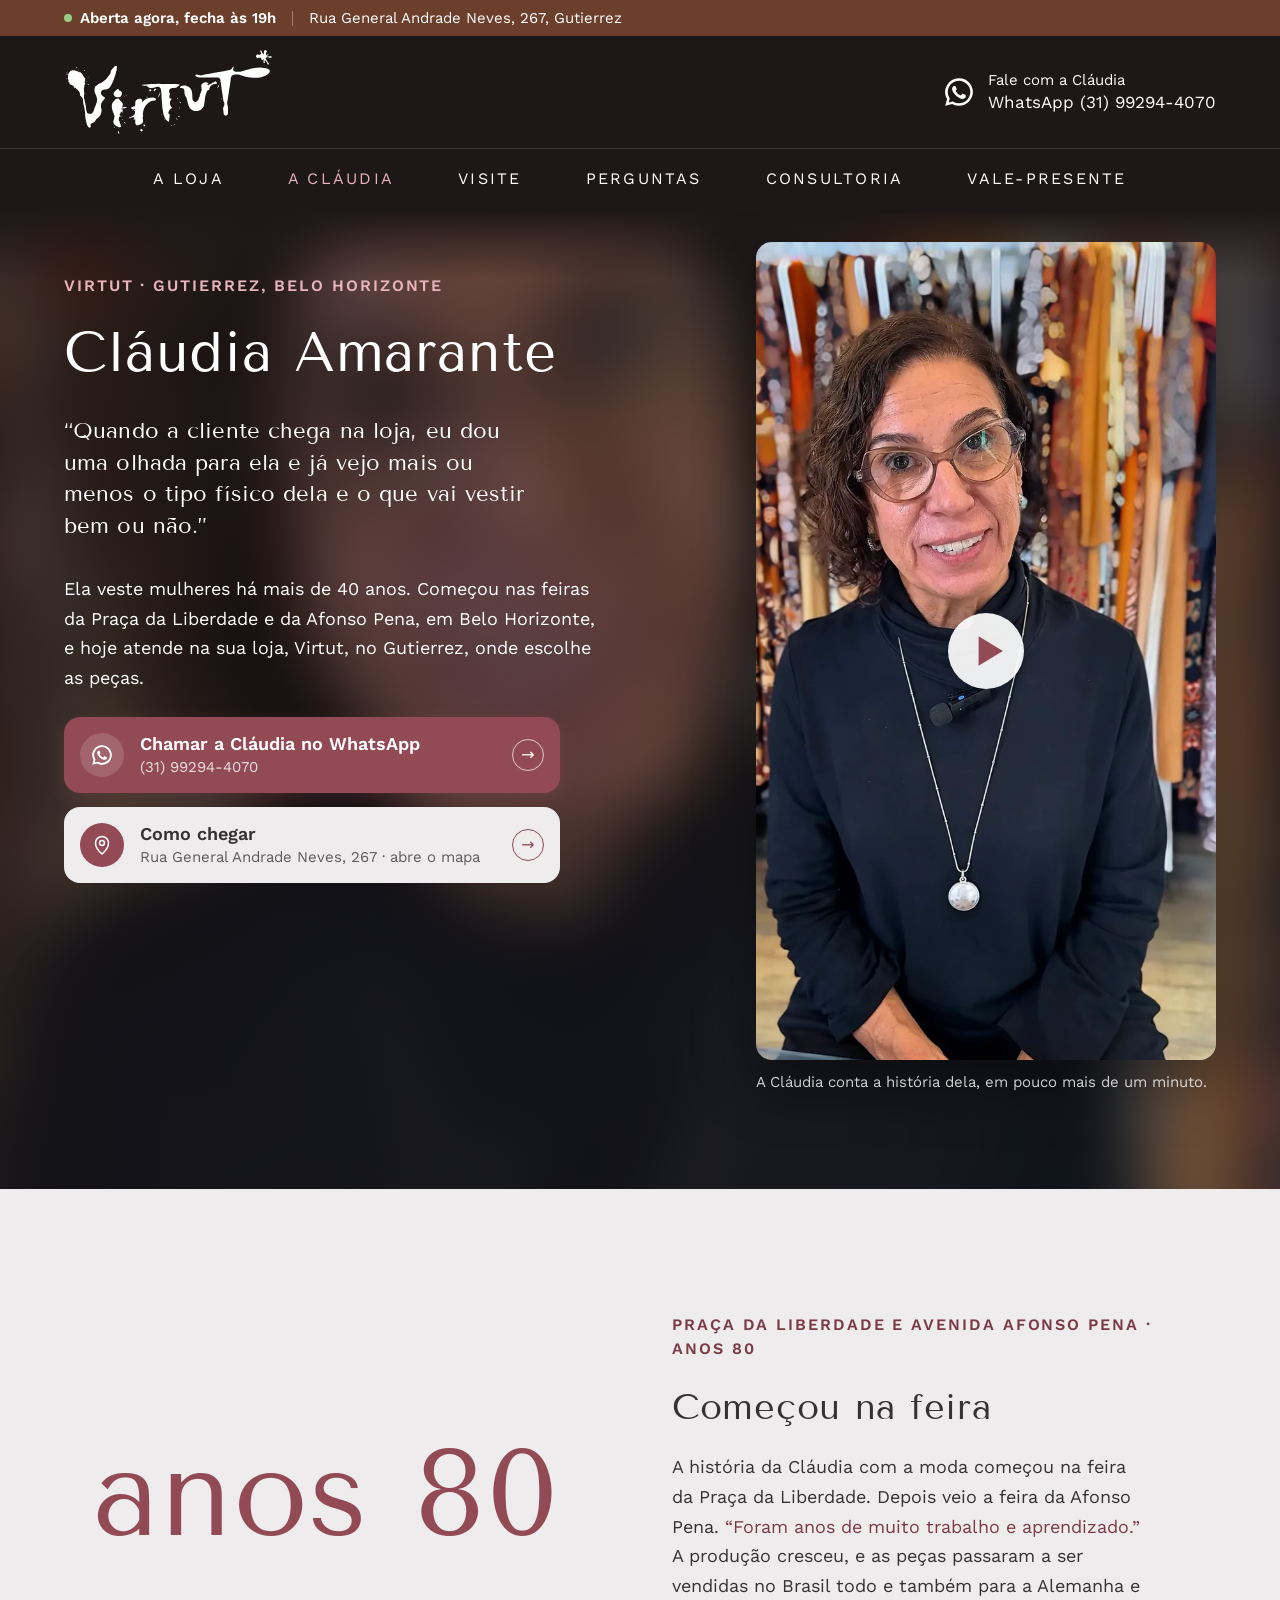
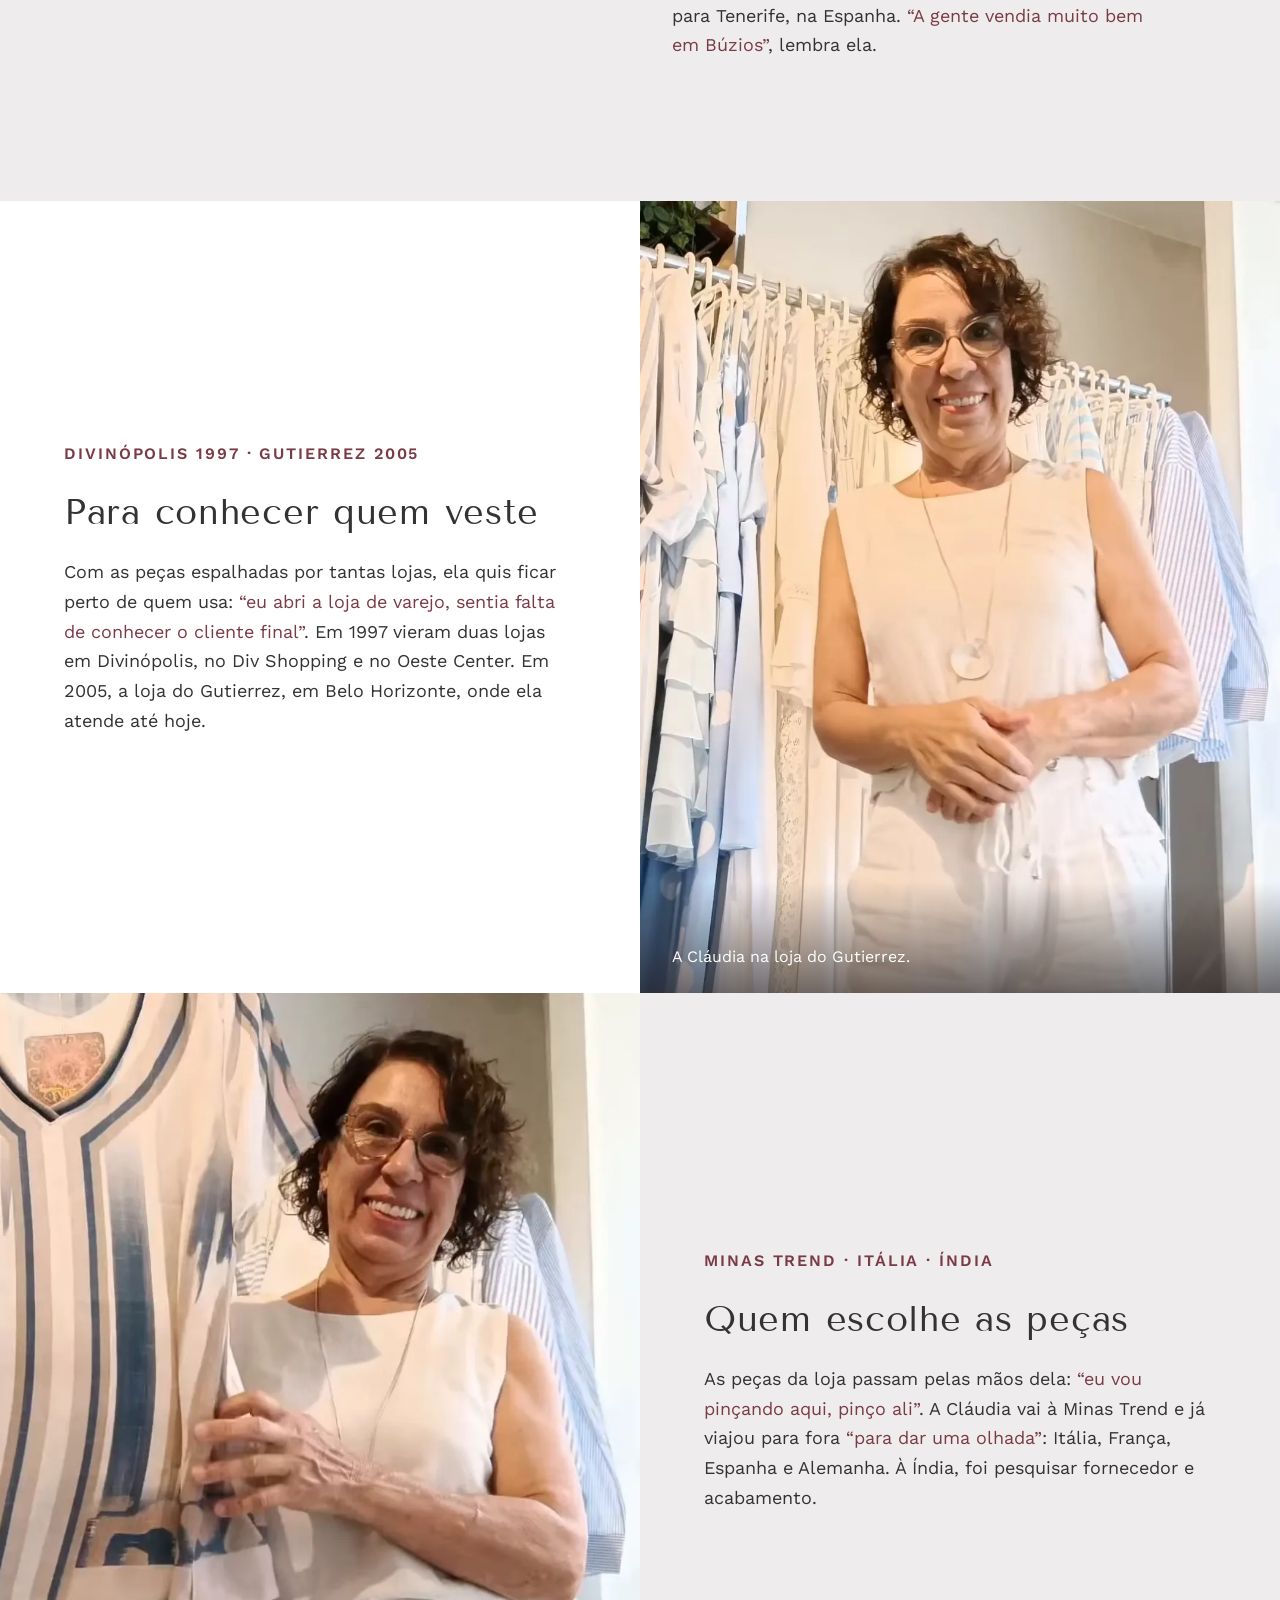
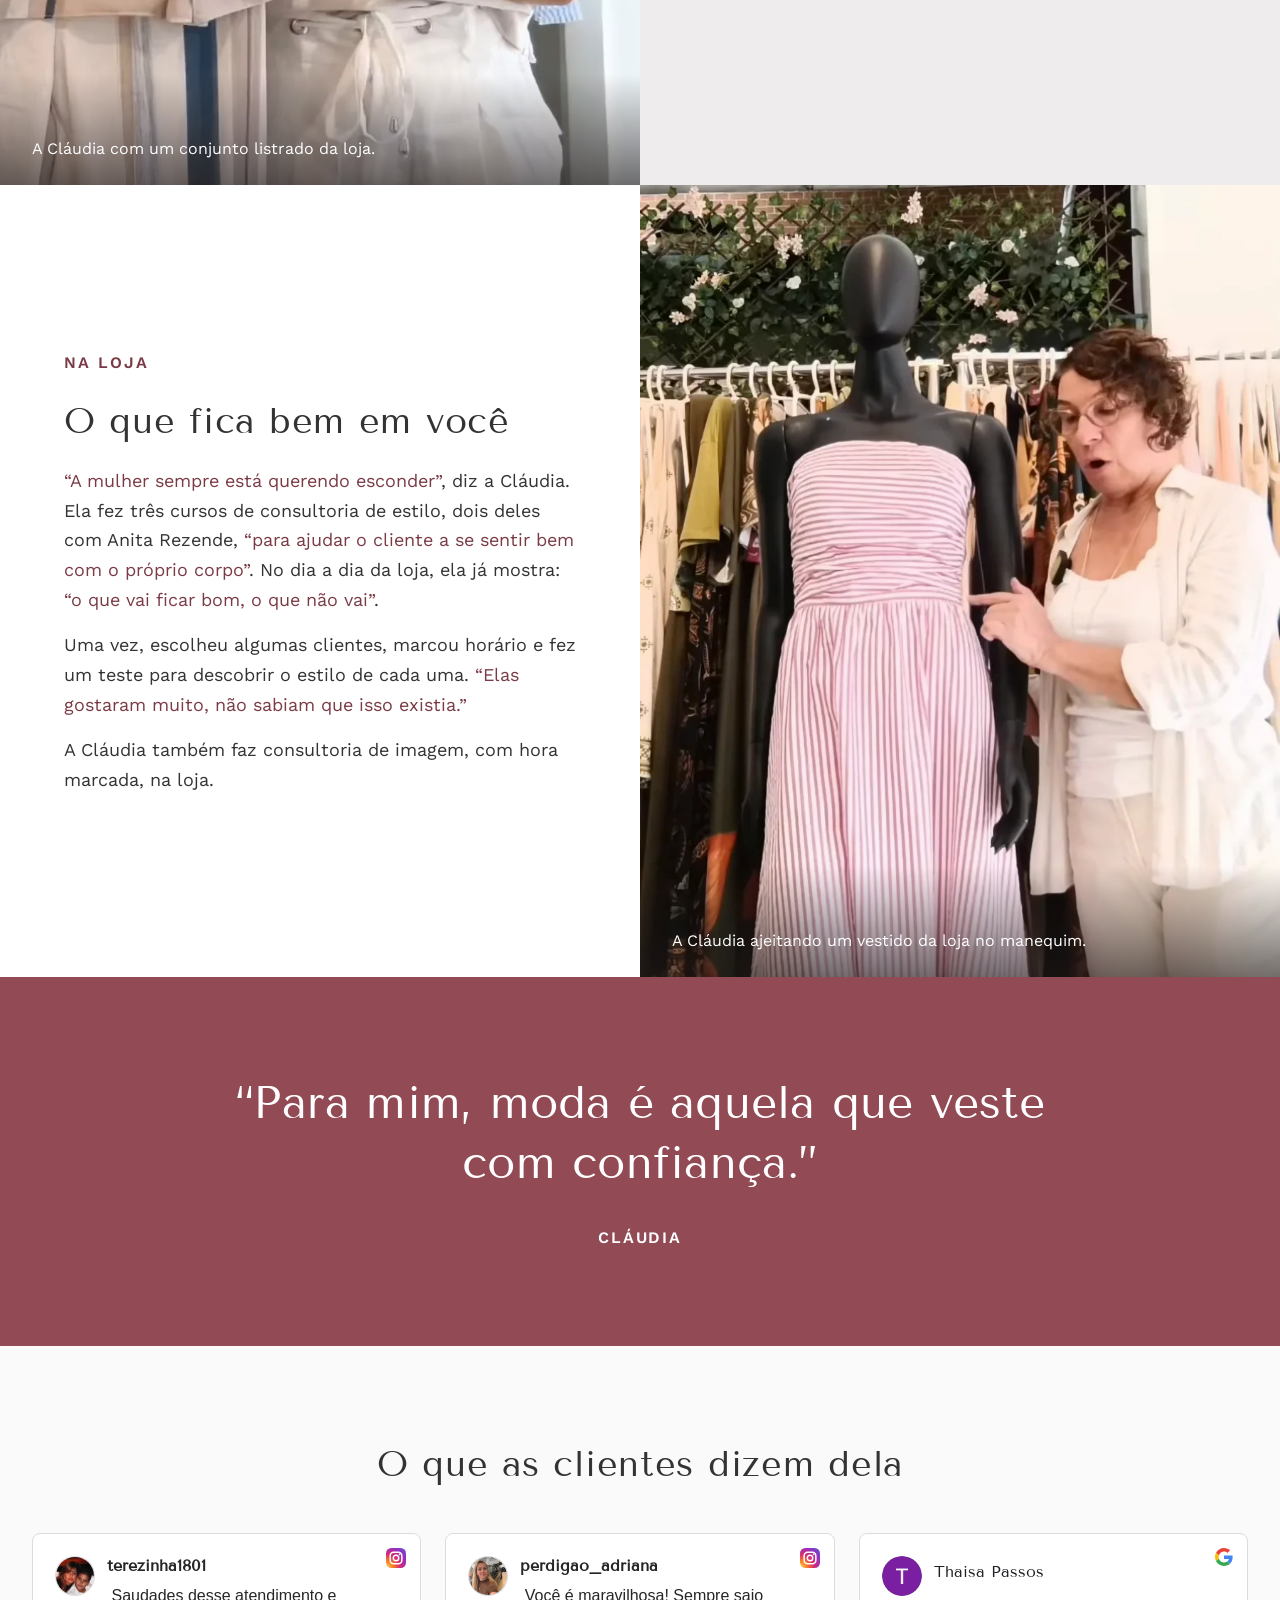
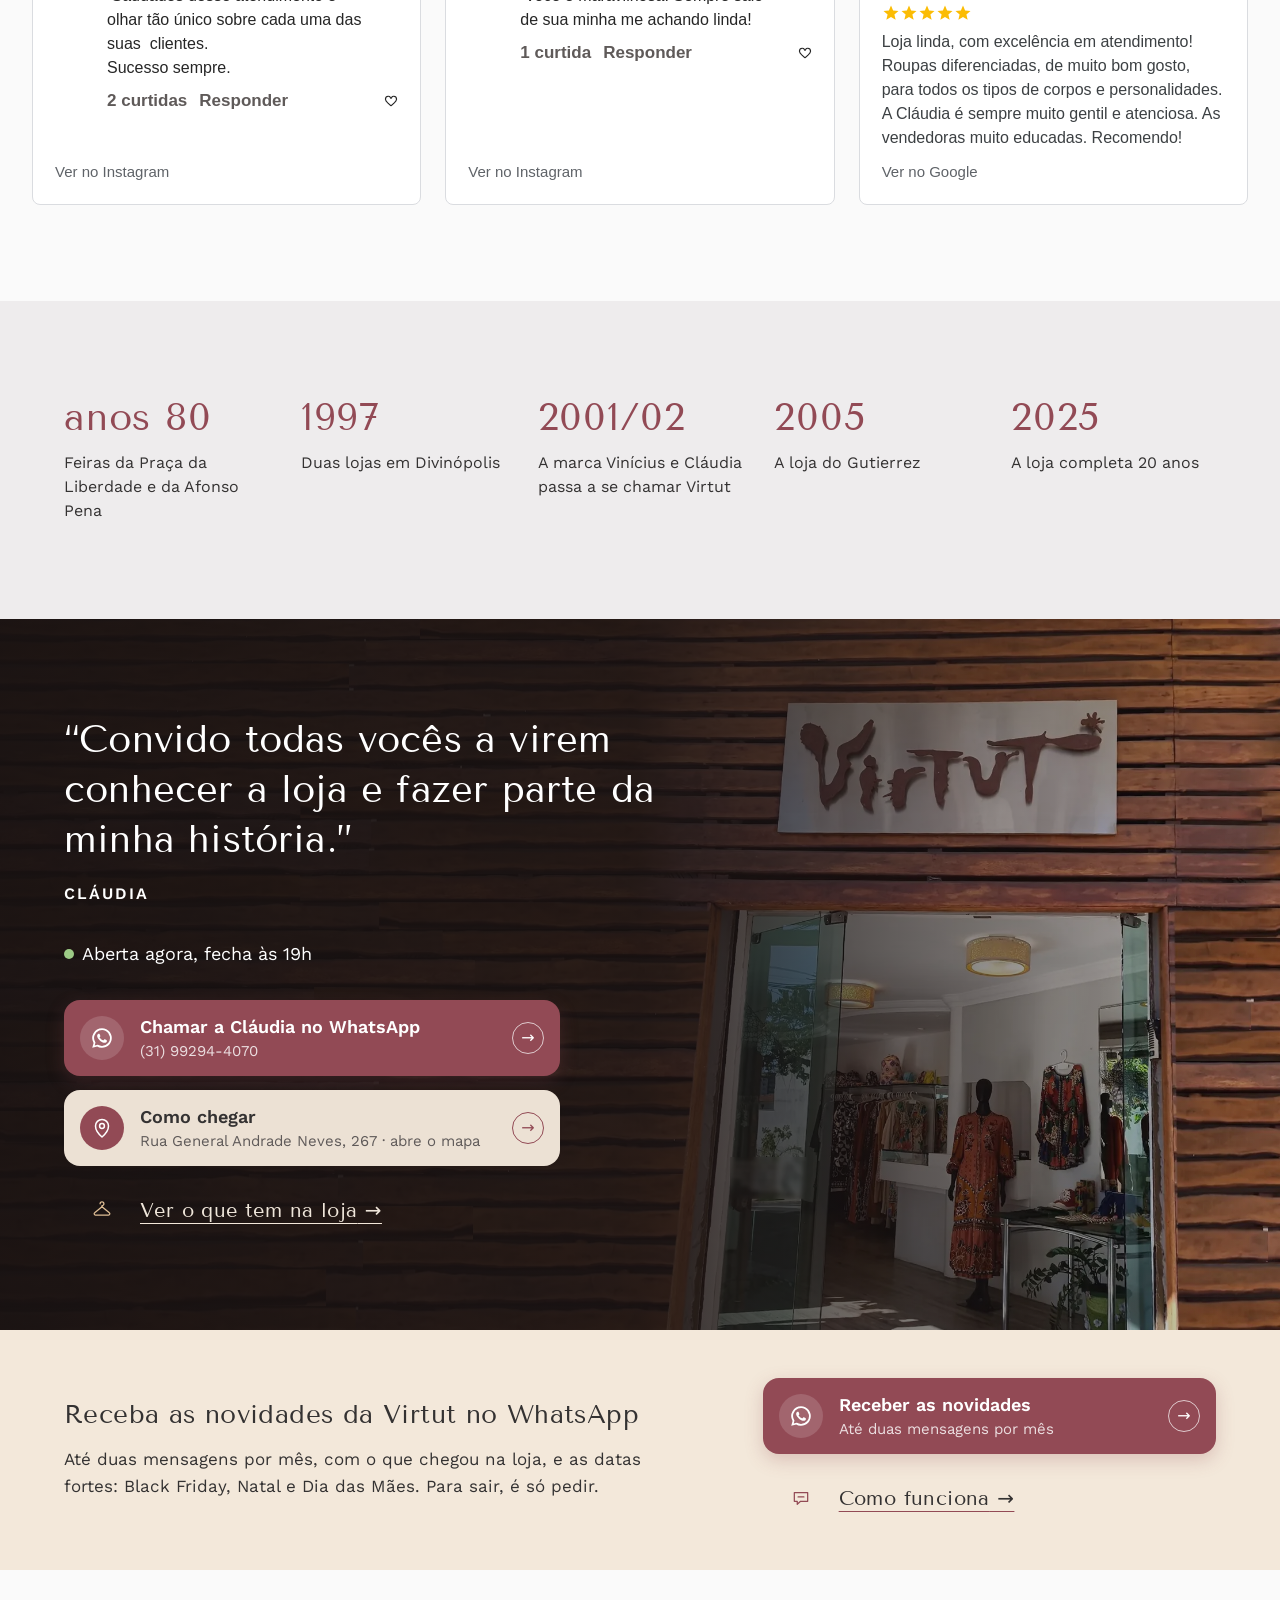
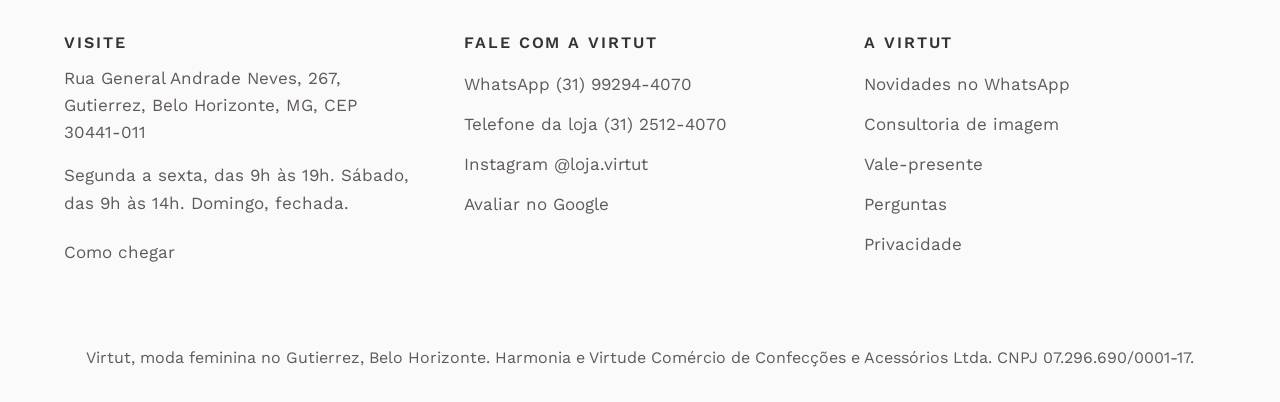
<file: claudia/index.html>
<!doctype html>
<html lang="pt-BR">
<head>
<meta charset="utf-8">
<meta name="viewport" content="width=device-width, initial-scale=1">
<title>Cláudia Amarante, moda e consultoria de estilo no Gutierrez, BH | Virtut</title>
<meta name="description" content="A trajetória da Cláudia Amarante: as feiras de rua de Belo Horizonte, as lojas abertas em Divinópolis em 1997 e a loja da Virtut no Gutierrez, em Belo Horizonte, desde 2005.">
<meta name="robots" content="index, follow">
<link rel="canonical" href="https://virtut.com.br/claudia/">
<meta property="og:type" content="website">
<meta property="og:locale" content="pt_BR">
<meta property="og:site_name" content="Virtut">
<meta property="og:title" content="Cláudia Amarante, moda e consultoria de estilo no Gutierrez, BH | Virtut">
<meta property="og:description" content="A trajetória da Cláudia Amarante: as feiras de rua de Belo Horizonte, as lojas abertas em Divinópolis em 1997 e a loja da Virtut no Gutierrez, em Belo Horizonte, desde 2005.">
<meta property="og:url" content="https://virtut.com.br/claudia/">
<meta property="og:image" content="https://virtut.com.br/assets/img/entrada-virtut-gutierrez-1200.webp">
<meta name="theme-color" content="#FFFFFF">
<link rel="icon" href="../assets/img/favicon.svg" type="image/svg+xml">
<link rel="preload" href="../assets/fontes/worksans-latin.woff2" as="font" type="font/woff2" crossorigin>
<link rel="preload" href="../assets/fontes/tenorsans-latin.woff2" as="font" type="font/woff2" crossorigin>
<link rel="stylesheet" href="../assets/css/fontes.css?v=4c5b93b5">
<link rel="stylesheet" href="../assets/css/site.css?v=10eca340">
<script type="application/ld+json">
{
 "@context": "https://schema.org",
 "@graph": [
  {
   "@type": "ClothingStore",
   "@id": "https://virtut.com.br/#loja",
   "name": "Virtut",
   "url": "https://virtut.com.br/"
  },
  {
   "@type": "Person",
   "@id": "https://virtut.com.br/#claudia",
   "name": "Cláudia Amarante",
   "jobTitle": "Consultora de imagem",
   "worksFor": {
    "@id": "https://virtut.com.br/#loja"
   },
   "knowsAbout": [
    "moda feminina",
    "consultoria de imagem"
   ],
   "image": "https://virtut.com.br/assets/img/claudia-amarante-na-loja.webp",
   "sameAs": [
    "https://www.instagram.com/loja.virtut/"
   ],
   "url": "https://virtut.com.br/claudia/"
  }
 ]
}
</script>
</head>
<body data-pagina="claudia" class="topo-unico topo-escuro">
<header class="topo">
  <div class="topo-faixa"><div class="envolve topo-faixa-in"><span class="tf-status" data-aberta>Aberta agora</span><span class="tf-rua">Rua General Andrade Neves, 267, Gutierrez</span></div></div>
  <div class="envolve topo-linha">
    <a class="marca" href="../" aria-label="Virtut, página inicial"><img src="../assets/img/virtut-logo-preto.svg" alt="Virtut" width="210" height="70"></a>
    <a class="topo-contato" data-wa="Olá Cláudia, li a sua história no site e quero conhecer a Virtut." href="https://wa.me/5531992944070?text=Ol%C3%A1%20Cl%C3%A1udia%2C%20li%20a%20sua%20hist%C3%B3ria%20no%20site%20e%20quero%20conhecer%20a%20Virtut."><svg viewBox="0 0 32 32" aria-hidden="true"><path fill="currentColor" d="M16 3a13 13 0 0 0-11.2 19.6L3 29l6.6-1.7A13 13 0 1 0 16 3Zm0 23.6a10.6 10.6 0 0 1-5.4-1.5l-.4-.2-3.9 1 1-3.8-.2-.4A10.6 10.6 0 1 1 16 26.6Zm5.8-7.9c-.3-.2-1.9-.9-2.2-1s-.5-.2-.7.2-.8 1-1 1.2-.4.2-.7 0a8.7 8.7 0 0 1-4.3-3.8c-.3-.6.3-.5.9-1.6.1-.2 0-.4 0-.5l-1-2.4c-.3-.6-.5-.5-.7-.5h-.6a1.2 1.2 0 0 0-.9.4 3.6 3.6 0 0 0-1.1 2.7 6.3 6.3 0 0 0 1.3 3.3 14.4 14.4 0 0 0 5.5 4.9c2 .9 2.8 1 3.9.8a3.3 3.3 0 0 0 2.1-1.5 2.7 2.7 0 0 0 .2-1.5c-.1-.2-.3-.3-.6-.4Z"/></svg><span><small>Fale com a Cláudia</small><strong>WhatsApp (31) 99294-4070</strong></span></a>
    <button class="menu-botao" type="button" data-menu aria-expanded="false" aria-controls="menu"><span class="mb-icone" aria-hidden="true"></span><span class="mb-menu">Menu</span></button>
  </div>
  <nav class="nav" id="menu" aria-label="Principal">
    <ul>
      <li><a href="../loja/">A loja</a></li>
        <li><a href="../claudia/" aria-current="page">A Cláudia</a></li>
        <li><a href="../visite/">Visite</a></li>
        <li><a href="../perguntas/">Perguntas</a></li>
        <li><a href="../consultoria/">Consultoria</a></li>
        <li><a href="../vale-presente/">Vale-presente</a></li>
    </ul>
  </nav>
</header>
<main id="conteudo">
<section class="abre abre-b abre-escura-video" style="--poster:url(../img/claudia-amarante-video-poster.webp)"><div class="envolve abre-b-grade">
  <div class="b-cab">
    <p class="rotulo">Virtut · Gutierrez, Belo Horizonte</p>
    <h1>Cláudia Amarante</h1>
    <blockquote class="cit"><p>“Quando a cliente chega na loja, eu dou uma olhada para ela e já vejo mais ou menos o tipo físico dela e o que vai vestir bem ou não.”</p></blockquote>
  </div>
  <figure class="b-video">
    <div class="b-vwrap"><video controls playsinline preload="none" poster="../assets/img/claudia-amarante-video-poster.webp" aria-label="A Cláudia conta a história dela">
      <source src="../assets/img/claudia-amarante-video.mp4" type="video/mp4">
    </video><button class="b-play" type="button" aria-label="Assistir ao vídeo"><svg viewBox="0 0 72 72" aria-hidden="true"><circle cx="36" cy="36" r="36" fill="#FFFFFF" fill-opacity=".92"/><path d="M29 22v28l23-14z" fill="#924A55"/></svg></button></div>
    <figcaption>A Cláudia conta a história dela, em pouco mais de um minuto.</figcaption>
  </figure>
  <div class="b-corpo">
    <p>Ela veste mulheres há mais de 40 anos. Começou nas feiras da Praça da Liberdade e da Afonso Pena, em Belo Horizonte, e hoje atende na sua loja, Virtut, no Gutierrez, onde escolhe as peças.</p>
    <div class="botoes"><a class="acao-1 so-notebook" data-wa="Olá Cláudia, li a sua história no site e quero conhecer a Virtut." href="https://wa.me/5531992944070?text=Ol%C3%A1%20Cl%C3%A1udia%2C%20li%20a%20sua%20hist%C3%B3ria%20no%20site%20e%20quero%20conhecer%20a%20Virtut."><span class="acao-ic"><svg class="ic-wa" width="24" height="24" viewBox="0 0 32 32" aria-hidden="true"><path fill="currentColor" d="M16 3a13 13 0 0 0-11.2 19.6L3 29l6.6-1.7A13 13 0 1 0 16 3Zm0 23.6a10.6 10.6 0 0 1-5.4-1.5l-.4-.2-3.9 1 1-3.8-.2-.4A10.6 10.6 0 1 1 16 26.6Zm5.8-7.9c-.3-.2-1.9-.9-2.2-1s-.5-.2-.7.2-.8 1-1 1.2-.4.2-.7 0a8.7 8.7 0 0 1-4.3-3.8c-.3-.6.3-.5.9-1.6.1-.2 0-.4 0-.5l-1-2.4c-.3-.6-.5-.5-.7-.5h-.6a1.2 1.2 0 0 0-.9.4 3.6 3.6 0 0 0-1.1 2.7 6.3 6.3 0 0 0 1.3 3.3 14.4 14.4 0 0 0 5.5 4.9c2 .9 2.8 1 3.9.8a3.3 3.3 0 0 0 2.1-1.5 2.7 2.7 0 0 0 .2-1.5c-.1-.2-.3-.3-.6-.4Z"/></svg></span><span class="acao-txt"><strong>Chamar a Cláudia no WhatsApp</strong><span>(31) 99294-4070</span></span><span class="acao-seta" aria-hidden="true">→</span></a><a class="acao-2 " href="https://www.google.com/maps/dir/?api=1&destination=Virtut%2C%20Rua%20General%20Andrade%20Neves%2C%20267%2C%20Gutierrez%2C%20Belo%20Horizonte&destination_place_id=ChIJEZ4xlXKXpgARcglzFDddNpg" data-rota><span class="acao-ic"><svg viewBox="0 0 24 24" width="24" height="24" fill="none" stroke="currentColor" stroke-width="1.5" stroke-linecap="round" stroke-linejoin="round" aria-hidden="true"><path d="M12 21s-6.5-5.6-6.5-11a6.5 6.5 0 0 1 13 0c0 5.4-6.5 11-6.5 11z"/><circle cx="12" cy="10" r="2.4"/></svg></span><span class="acao-txt"><strong>Como chegar</strong><span>Rua General Andrade Neves, 267 · abre o mapa</span></span><span class="acao-seta" aria-hidden="true">→</span></a></div>
  </div>
</div></section>
<section class="feira" aria-labelledby="feira-t"><div class="feira-in">
  <p class="feira-anos" aria-hidden="true">anos 80</p>
  <div class="cap-in"><p class="rotulo">Praça da Liberdade e Avenida Afonso Pena · anos 80</p><h2 id="feira-t">Começou na feira</h2><p>A história da Cláudia com a moda começou na feira da Praça da Liberdade. Depois veio a feira da Afonso Pena. <em>“Foram anos de muito trabalho e aprendizado.”</em> A produção cresceu, e as peças passaram a ser vendidas no Brasil todo e também para a Alemanha e para Tenerife, na Espanha. <em>“A gente vendia muito bem em Búzios”</em>, lembra ela.</p></div>
</div></section>
<section class="cap cap-dir f-branco" aria-label="Para conhecer quem veste"><figure class="foto "><img src="../assets/img/claudia-amarante-na-loja.webp" alt="A Cláudia, de regata e calça de linho brancas, sorrindo entre as araras da loja" width="1080" height="1350" loading="lazy"><figcaption>A Cláudia na loja do Gutierrez.</figcaption></figure><div class="cap-txt"><div class="cap-in"><p class="rotulo">Divinópolis 1997 · Gutierrez 2005</p><h2>Para conhecer quem veste</h2><p>Com as peças espalhadas por tantas lojas, ela quis ficar perto de quem usa: <em>“eu abri a loja de varejo, sentia falta de conhecer o cliente final”</em>. Em 1997 vieram duas lojas em Divinópolis, no Div Shopping e no Oeste Center. Em 2005, a loja do Gutierrez, em Belo Horizonte, onde ela atende até hoje.</p></div></div></section>
<section class="cap cap-esq f-linho" aria-label="Quem escolhe as peças"><figure class="foto "><img src="../assets/img/claudia-amarante-pecas.webp" alt="A Cláudia ao lado de um conjunto listrado azul e branco da loja" width="1080" height="1350" loading="lazy"><figcaption>A Cláudia com um conjunto listrado da loja.</figcaption></figure><div class="cap-txt"><div class="cap-in"><p class="rotulo">Minas Trend · Itália · Índia</p><h2>Quem escolhe as peças</h2><p>As peças da loja passam pelas mãos dela: <em>“eu vou pinçando aqui, pinço ali”</em>. A Cláudia vai à Minas Trend e já viajou para fora <em>“para dar uma olhada”</em>: Itália, França, Espanha e Alemanha. À Índia, foi pesquisar fornecedor e acabamento.</p></div></div></section>
<section class="cap cap-dir f-branco" aria-label="O que fica bem em você"><figure class="foto "><img src="../assets/img/claudia-amarante-maos-vestido.webp" alt="A Cláudia ajeitando um vestido listrado rosa e branco em um manequim preto" width="1080" height="1350" loading="lazy"><figcaption>A Cláudia ajeitando um vestido da loja no manequim.</figcaption></figure>
  <div class="cap-txt"><div class="cap-in"><p class="rotulo">Na loja</p><h2>O que fica bem em você</h2><p><em>“A mulher sempre está querendo esconder”</em>, diz a Cláudia. Ela fez três cursos de consultoria de estilo, dois deles com Anita Rezende, <em>“para ajudar o cliente a se sentir bem com o próprio corpo”</em>. No dia a dia da loja, ela já mostra: <em>“o que vai ficar bom, o que não vai”</em>.</p><p>Uma vez, escolheu algumas clientes, marcou horário e fez um teste para descobrir o estilo de cada uma. <em>“Elas gostaram muito, não sabiam que isso existia.”</em></p><p>A Cláudia também faz consultoria de imagem, com hora marcada, na loja.</p></div></div></section>
<section class="respiro" aria-label="Citação da Cláudia"><blockquote><p>“Para mim, moda é aquela que veste com confiança.”</p><cite>Cláudia</cite></blockquote></section>
<section class="clientes" aria-labelledby="cli-t"><div class="envolve"><h2 id="cli-t">O que as clientes dizem dela</h2><div class="cartoes3"><article class="cartao-ig"><svg class="ig-logo" viewBox="0 0 24 24" aria-hidden="true"><defs><radialGradient id="ig-grad" gradientUnits="userSpaceOnUse" cx="0" cy="24" r="34"><stop offset="0" stop-color="#feda75"/><stop offset=".25" stop-color="#fa7e1e"/><stop offset=".5" stop-color="#d62976"/><stop offset=".75" stop-color="#962fbf"/><stop offset="1" stop-color="#4f5bd5"/></radialGradient></defs><rect width="24" height="24" rx="6.5" fill="url(#ig-grad)"/><g fill="none" stroke="#fff" stroke-width="1.8"><rect x="5" y="5" width="14" height="14" rx="4.2"/><circle cx="12" cy="12" r="3.3"/></g><circle cx="16.4" cy="7.6" r="1.05" fill="#fff"/></svg><div class="ig-linha"><img class="ig-avatar" src="../assets/img/comentarios/terezinha1801.webp" alt="" width="32" height="32" loading="lazy"><div class="ig-corpo"><p class="ig-texto"><strong>terezinha1801</strong> Saudades desse atendimento e olhar tão único sobre cada uma das suas  clientes.
Sucesso sempre.</p><p class="ig-acoes"><span>2 curtidas</span><span>Responder</span><svg class="ig-coracao" viewBox="0 0 24 24" aria-hidden="true" fill="none" stroke="#262626" stroke-width="2"><path d="M16.792 3.904A4.989 4.989 0 0 1 21.5 9.122c0 3.072-2.652 4.959-5.197 7.222-2.512 2.243-3.865 3.469-4.303 3.652-.438-.183-1.791-1.409-4.303-3.652C5.152 14.08 2.5 12.193 2.5 9.122a4.989 4.989 0 0 1 4.708-5.218 4.21 4.21 0 0 1 3.675 1.941c.84 1.175.98 1.763 1.12 1.763s.278-.588 1.11-1.766a4.17 4.17 0 0 1 3.679-1.938Z"/></svg></p></div></div><a class="ver-instagram" href="https://www.instagram.com/p/DOljWy3ACSh/" target="_blank" rel="noopener">Ver no Instagram</a></article><article class="cartao-ig"><svg class="ig-logo" viewBox="0 0 24 24" aria-hidden="true"><defs><radialGradient id="ig-grad" gradientUnits="userSpaceOnUse" cx="0" cy="24" r="34"><stop offset="0" stop-color="#feda75"/><stop offset=".25" stop-color="#fa7e1e"/><stop offset=".5" stop-color="#d62976"/><stop offset=".75" stop-color="#962fbf"/><stop offset="1" stop-color="#4f5bd5"/></radialGradient></defs><rect width="24" height="24" rx="6.5" fill="url(#ig-grad)"/><g fill="none" stroke="#fff" stroke-width="1.8"><rect x="5" y="5" width="14" height="14" rx="4.2"/><circle cx="12" cy="12" r="3.3"/></g><circle cx="16.4" cy="7.6" r="1.05" fill="#fff"/></svg><div class="ig-linha"><img class="ig-avatar" src="../assets/img/comentarios/perdigao_adriana.webp" alt="" width="32" height="32" loading="lazy"><div class="ig-corpo"><p class="ig-texto"><strong>perdigao_adriana</strong> Você é maravilhosa! Sempre saio de sua minha me achando linda!</p><p class="ig-acoes"><span>1 curtida</span><span>Responder</span><svg class="ig-coracao" viewBox="0 0 24 24" aria-hidden="true" fill="none" stroke="#262626" stroke-width="2"><path d="M16.792 3.904A4.989 4.989 0 0 1 21.5 9.122c0 3.072-2.652 4.959-5.197 7.222-2.512 2.243-3.865 3.469-4.303 3.652-.438-.183-1.791-1.409-4.303-3.652C5.152 14.08 2.5 12.193 2.5 9.122a4.989 4.989 0 0 1 4.708-5.218 4.21 4.21 0 0 1 3.675 1.941c.84 1.175.98 1.763 1.12 1.763s.278-.588 1.11-1.766a4.17 4.17 0 0 1 3.679-1.938Z"/></svg></p></div></div><a class="ver-instagram" href="https://www.instagram.com/p/DKCX8OyA_L6/" target="_blank" rel="noopener">Ver no Instagram</a></article><article class="cartao-google"><header><img class="avatar" src="../assets/img/avaliacoes/thaisa-passos.webp" alt="" width="40" height="40" loading="lazy"><strong>Thaisa Passos</strong><svg class="g-logo" viewBox="0 0 48 48" aria-hidden="true"><path fill="#EA4335" d="M24 9.5c3.54 0 6.71 1.22 9.21 3.6l6.85-6.85C35.9 2.38 30.47 0 24 0 14.62 0 6.51 5.38 2.56 13.22l7.98 6.19C12.43 13.72 17.74 9.5 24 9.5z"/><path fill="#4285F4" d="M46.98 24.55c0-1.57-.15-3.09-.38-4.55H24v9.02h12.94c-.58 2.96-2.26 5.48-4.78 7.18l7.73 6c4.51-4.18 7.09-10.36 7.09-17.65z"/><path fill="#FBBC05" d="M10.53 28.59c-.48-1.45-.76-2.99-.76-4.59s.27-3.14.76-4.59l-7.98-6.19C.92 16.46 0 20.12 0 24c0 3.88.92 7.54 2.56 10.78l7.97-6.19z"/><path fill="#34A853" d="M24 48c6.48 0 11.93-2.13 15.89-5.81l-7.73-6c-2.15 1.45-4.92 2.3-8.16 2.3-6.26 0-11.57-4.22-13.47-9.91l-7.98 6.19C6.51 42.62 14.62 48 24 48z"/></svg></header><span class="estrelas" role="img" aria-label="5 estrelas"><span class="estrela"><svg viewBox="0 0 24 24" aria-hidden="true"><path d="M12 17.27 18.18 21l-1.64-7.03L22 9.24l-7.19-.61L12 2 9.19 8.63 2 9.24l5.46 4.73L5.82 21z"/></svg></span><span class="estrela"><svg viewBox="0 0 24 24" aria-hidden="true"><path d="M12 17.27 18.18 21l-1.64-7.03L22 9.24l-7.19-.61L12 2 9.19 8.63 2 9.24l5.46 4.73L5.82 21z"/></svg></span><span class="estrela"><svg viewBox="0 0 24 24" aria-hidden="true"><path d="M12 17.27 18.18 21l-1.64-7.03L22 9.24l-7.19-.61L12 2 9.19 8.63 2 9.24l5.46 4.73L5.82 21z"/></svg></span><span class="estrela"><svg viewBox="0 0 24 24" aria-hidden="true"><path d="M12 17.27 18.18 21l-1.64-7.03L22 9.24l-7.19-.61L12 2 9.19 8.63 2 9.24l5.46 4.73L5.82 21z"/></svg></span><span class="estrela"><svg viewBox="0 0 24 24" aria-hidden="true"><path d="M12 17.27 18.18 21l-1.64-7.03L22 9.24l-7.19-.61L12 2 9.19 8.63 2 9.24l5.46 4.73L5.82 21z"/></svg></span></span><p class="aval-texto">Loja linda, com excelência em atendimento!  Roupas diferenciadas, de muito bom gosto, para todos os tipos de corpos e personalidades. A Cláudia é sempre muito gentil e atenciosa. As vendedoras muito educadas. Recomendo!</p><a class="ver-google" href="https://maps.google.com/?cid=10968056433655089522">Ver no Google</a></article></div></div></section>
<section class="datas-sec" aria-label="Datas da trajetória"><div class="envolve"><ol class="datas"><li><span class="ano">anos 80</span><p>Feiras da Praça da Liberdade e da Afonso Pena</p></li><li><span class="ano">1997</span><p>Duas lojas em Divinópolis</p></li><li><span class="ano">2001/02</span><p>A marca Vinícius e Cláudia passa a se chamar Virtut</p></li><li><span class="ano">2005</span><p>A loja do Gutierrez</p></li><li><span class="ano">2025</span><p>A loja completa 20 anos</p></li></ol></div></section>
<section class="convite" aria-label="Convite"><div class="convite-in envolve"><blockquote><p>“Convido todas vocês a virem conhecer a loja e fazer parte da minha história.”</p><cite>Cláudia</cite></blockquote><p class="aberta conv-aberta" data-aberta></p><div class="acoes"><a class="acao-1 " data-wa="Olá Cláudia, li a sua história no site e quero conhecer a Virtut." href="https://wa.me/5531992944070?text=Ol%C3%A1%20Cl%C3%A1udia%2C%20li%20a%20sua%20hist%C3%B3ria%20no%20site%20e%20quero%20conhecer%20a%20Virtut."><span class="acao-ic"><svg class="ic-wa" width="24" height="24" viewBox="0 0 32 32" aria-hidden="true"><path fill="currentColor" d="M16 3a13 13 0 0 0-11.2 19.6L3 29l6.6-1.7A13 13 0 1 0 16 3Zm0 23.6a10.6 10.6 0 0 1-5.4-1.5l-.4-.2-3.9 1 1-3.8-.2-.4A10.6 10.6 0 1 1 16 26.6Zm5.8-7.9c-.3-.2-1.9-.9-2.2-1s-.5-.2-.7.2-.8 1-1 1.2-.4.2-.7 0a8.7 8.7 0 0 1-4.3-3.8c-.3-.6.3-.5.9-1.6.1-.2 0-.4 0-.5l-1-2.4c-.3-.6-.5-.5-.7-.5h-.6a1.2 1.2 0 0 0-.9.4 3.6 3.6 0 0 0-1.1 2.7 6.3 6.3 0 0 0 1.3 3.3 14.4 14.4 0 0 0 5.5 4.9c2 .9 2.8 1 3.9.8a3.3 3.3 0 0 0 2.1-1.5 2.7 2.7 0 0 0 .2-1.5c-.1-.2-.3-.3-.6-.4Z"/></svg></span><span class="acao-txt"><strong>Chamar a Cláudia no WhatsApp</strong><span>(31) 99294-4070</span></span><span class="acao-seta" aria-hidden="true">→</span></a><a class="acao-2 " href="https://www.google.com/maps/dir/?api=1&destination=Virtut%2C%20Rua%20General%20Andrade%20Neves%2C%20267%2C%20Gutierrez%2C%20Belo%20Horizonte&destination_place_id=ChIJEZ4xlXKXpgARcglzFDddNpg" data-rota><span class="acao-ic"><svg viewBox="0 0 24 24" width="24" height="24" fill="none" stroke="currentColor" stroke-width="1.5" stroke-linecap="round" stroke-linejoin="round" aria-hidden="true"><path d="M12 21s-6.5-5.6-6.5-11a6.5 6.5 0 0 1 13 0c0 5.4-6.5 11-6.5 11z"/><circle cx="12" cy="10" r="2.4"/></svg></span><span class="acao-txt"><strong>Como chegar</strong><span>Rua General Andrade Neves, 267 · abre o mapa</span></span><span class="acao-seta" aria-hidden="true">→</span></a></div><p class="acao-3-linha"><a class="acao-3" href="../loja/"><span class="acao-ic"><svg viewBox="0 0 24 24" width="20" height="20" fill="none" stroke="currentColor" stroke-width="1.5" stroke-linecap="round" stroke-linejoin="round" aria-hidden="true"><path d="M12 8V6.8a2.3 2.3 0 1 0-2.3-2.3"/><path d="M12 8 3.2 15.3a1.5 1.5 0 0 0 .95 2.7h15.7a1.5 1.5 0 0 0 .95-2.7z"/></svg></span><span class="acao-txt"><span class="acao-3-t">Ver o que tem na loja<span class="seta" aria-hidden="true"> →</span></span></span></a></p></div></section>
<script>(function(){
/* vídeo da abertura: a capa grande abre o vídeo no tamanho original, numa tela escura por cima da página (Esc, X ou clique fora fecham) */
var w=document.querySelector('.abre-escura-video .b-vwrap'),v=w&&w.querySelector('video'),b=w&&w.querySelector('.b-play');if(!w||!v||!b)return;
var cx=document.createElement('div');cx.className='vid-caixa';cx.setAttribute('role','dialog');cx.setAttribute('aria-modal','true');cx.setAttribute('aria-label','Vídeo: a Cláudia conta a história dela');cx.hidden=true;
cx.innerHTML='<button class="vid-fechar" type="button" aria-label="Fechar o vídeo">×</button><div class="vid-palco"></div>';document.body.appendChild(cx);
var palco=cx.querySelector('.vid-palco'),lugar=document.createComment('video');
function abre(){v.parentNode.insertBefore(lugar,v);palco.appendChild(v);cx.hidden=false;document.documentElement.classList.add('vid-aberto');v.controls=true;v.play();cx.querySelector('.vid-fechar').focus();}
function fecha(){v.pause();lugar.parentNode.insertBefore(v,lugar);lugar.remove();cx.hidden=true;document.documentElement.classList.remove('vid-aberto');b.focus();}
v.controls=false;b.addEventListener('click',abre);v.addEventListener('click',function(){if(cx.hidden)abre();});
cx.addEventListener('click',function(e){if(e.target===cx||e.target.classList.contains('vid-fechar'))fecha();});
document.addEventListener('keydown',function(e){if(e.key==='Escape'&&!cx.hidden)fecha();});
})();</script>

</main>
<section class="bloco novidades-bloco" aria-labelledby="novidades-titulo">
  <div class="envolve">
    <div>
      <h2 id="novidades-titulo">Receba as novidades da Virtut no WhatsApp</h2>
      <p>Até duas mensagens por mês, com o que chegou na loja, e as datas fortes: Black Friday, Natal e Dia das Mães. Para sair, é só pedir.</p>
    </div>
    <div class="acoes">
      <a class="acao-1" data-wa="Quero receber as novidades da Virtut." href="https://wa.me/5531992944070?text=Quero%20receber%20as%20novidades%20da%20Virtut." data-evento="vt_novidades"><span class="acao-ic"><svg class="ic-wa" width="24" height="24" viewBox="0 0 32 32" aria-hidden="true"><path fill="currentColor" d="M16 3a13 13 0 0 0-11.2 19.6L3 29l6.6-1.7A13 13 0 1 0 16 3Zm0 23.6a10.6 10.6 0 0 1-5.4-1.5l-.4-.2-3.9 1 1-3.8-.2-.4A10.6 10.6 0 1 1 16 26.6Zm5.8-7.9c-.3-.2-1.9-.9-2.2-1s-.5-.2-.7.2-.8 1-1 1.2-.4.2-.7 0a8.7 8.7 0 0 1-4.3-3.8c-.3-.6.3-.5.9-1.6.1-.2 0-.4 0-.5l-1-2.4c-.3-.6-.5-.5-.7-.5h-.6a1.2 1.2 0 0 0-.9.4 3.6 3.6 0 0 0-1.1 2.7 6.3 6.3 0 0 0 1.3 3.3 14.4 14.4 0 0 0 5.5 4.9c2 .9 2.8 1 3.9.8a3.3 3.3 0 0 0 2.1-1.5 2.7 2.7 0 0 0 .2-1.5c-.1-.2-.3-.3-.6-.4Z"/></svg></span><span class="acao-txt"><strong>Receber as novidades</strong><span>Até duas mensagens por mês</span></span><span class="acao-seta" aria-hidden="true">→</span></a>
      <a class="acao-3" href="../novidades/"><span class="acao-ic"><svg viewBox="0 0 24 24" width="20" height="20" fill="none" stroke="currentColor" stroke-width="1.5" stroke-linecap="round" stroke-linejoin="round" aria-hidden="true"><path d="M4 5.5h16V16H11.5L7.5 19.5V16H4z"/><path d="M8.5 10.7h7"/></svg></span><span class="acao-txt"><span class="acao-3-t">Como funciona<span class="seta" aria-hidden="true"> →</span></span></span></a>
    </div>
  </div>
</section>
<footer class="rodape">
  <div class="envolve">
    <div class="rodape-grade">
      <div>
        <h2>Visite</h2>
        <address><p>Rua General Andrade Neves, 267, Gutierrez, Belo Horizonte, MG, CEP 30441-011</p></address>
        <p>Segunda a sexta, das 9h às 19h. Sábado, das 9h às 14h. Domingo, fechada.</p>
        <ul><li><a href="https://www.google.com/maps/dir/?api=1&destination=Virtut%2C%20Rua%20General%20Andrade%20Neves%2C%20267%2C%20Gutierrez%2C%20Belo%20Horizonte&destination_place_id=ChIJEZ4xlXKXpgARcglzFDddNpg" data-rota>Como chegar</a></li></ul>
      </div>
      <div>
        <h2>Fale com a Virtut</h2>
        <ul>
          <li><a data-wa="Olá Cláudia, li a sua história no site e quero conhecer a Virtut." href="https://wa.me/5531992944070?text=Ol%C3%A1%20Cl%C3%A1udia%2C%20li%20a%20sua%20hist%C3%B3ria%20no%20site%20e%20quero%20conhecer%20a%20Virtut.">WhatsApp (31) 99294-4070</a></li>
          <li><a href="tel:+553125124070">Telefone da loja (31) 2512-4070</a></li>
          <li><a href="https://www.instagram.com/loja.virtut/" data-instagram>Instagram @loja.virtut</a></li>
          <li><a href="https://search.google.com/local/writereview?placeid=ChIJEZ4xlXKXpgARcglzFDddNpg" data-avaliar>Avaliar no Google</a></li>
        </ul>
      </div>
      <div>
        <h2>A Virtut</h2>
        <ul>
          <li><a href="../novidades/">Novidades no WhatsApp</a></li>
          <li><a href="../consultoria/">Consultoria de imagem</a></li>
          <li><a href="../vale-presente/">Vale-presente</a></li>
          <li><a href="../perguntas/">Perguntas</a></li>
          <li><a href="../privacidade/">Privacidade</a></li>
        </ul>
      </div>
    </div>
    <div class="rodape-base">
      <p>Virtut, moda feminina no Gutierrez, Belo Horizonte. Harmonia e Virtude Comércio de Confecções e Acessórios Ltda. CNPJ 07.296.690/0001-17.</p>
    </div>
  </div>
</footer>
<div class="barra-wa"><a class="acao-1 acao-barra" data-wa="Olá Cláudia, li a sua história no site e quero conhecer a Virtut." href="https://wa.me/5531992944070?text=Ol%C3%A1%20Cl%C3%A1udia%2C%20li%20a%20sua%20hist%C3%B3ria%20no%20site%20e%20quero%20conhecer%20a%20Virtut."><span class="acao-ic"><svg class="ic-wa" width="24" height="24" viewBox="0 0 32 32" aria-hidden="true"><path fill="currentColor" d="M16 3a13 13 0 0 0-11.2 19.6L3 29l6.6-1.7A13 13 0 1 0 16 3Zm0 23.6a10.6 10.6 0 0 1-5.4-1.5l-.4-.2-3.9 1 1-3.8-.2-.4A10.6 10.6 0 1 1 16 26.6Zm5.8-7.9c-.3-.2-1.9-.9-2.2-1s-.5-.2-.7.2-.8 1-1 1.2-.4.2-.7 0a8.7 8.7 0 0 1-4.3-3.8c-.3-.6.3-.5.9-1.6.1-.2 0-.4 0-.5l-1-2.4c-.3-.6-.5-.5-.7-.5h-.6a1.2 1.2 0 0 0-.9.4 3.6 3.6 0 0 0-1.1 2.7 6.3 6.3 0 0 0 1.3 3.3 14.4 14.4 0 0 0 5.5 4.9c2 .9 2.8 1 3.9.8a3.3 3.3 0 0 0 2.1-1.5 2.7 2.7 0 0 0 .2-1.5c-.1-.2-.3-.3-.6-.4Z"/></svg></span><span class="acao-txt"><strong>Chamar a Cláudia no WhatsApp</strong></span></a></div>
<script src="../assets/js/config.js?v=678e49f3"></script>
<script src="../assets/js/site.js?v=b1c85aeb" defer></script>
<script src="../assets/js/anuncio.js?v=5fbe8a25" defer></script>
</body>
</html>
</file>
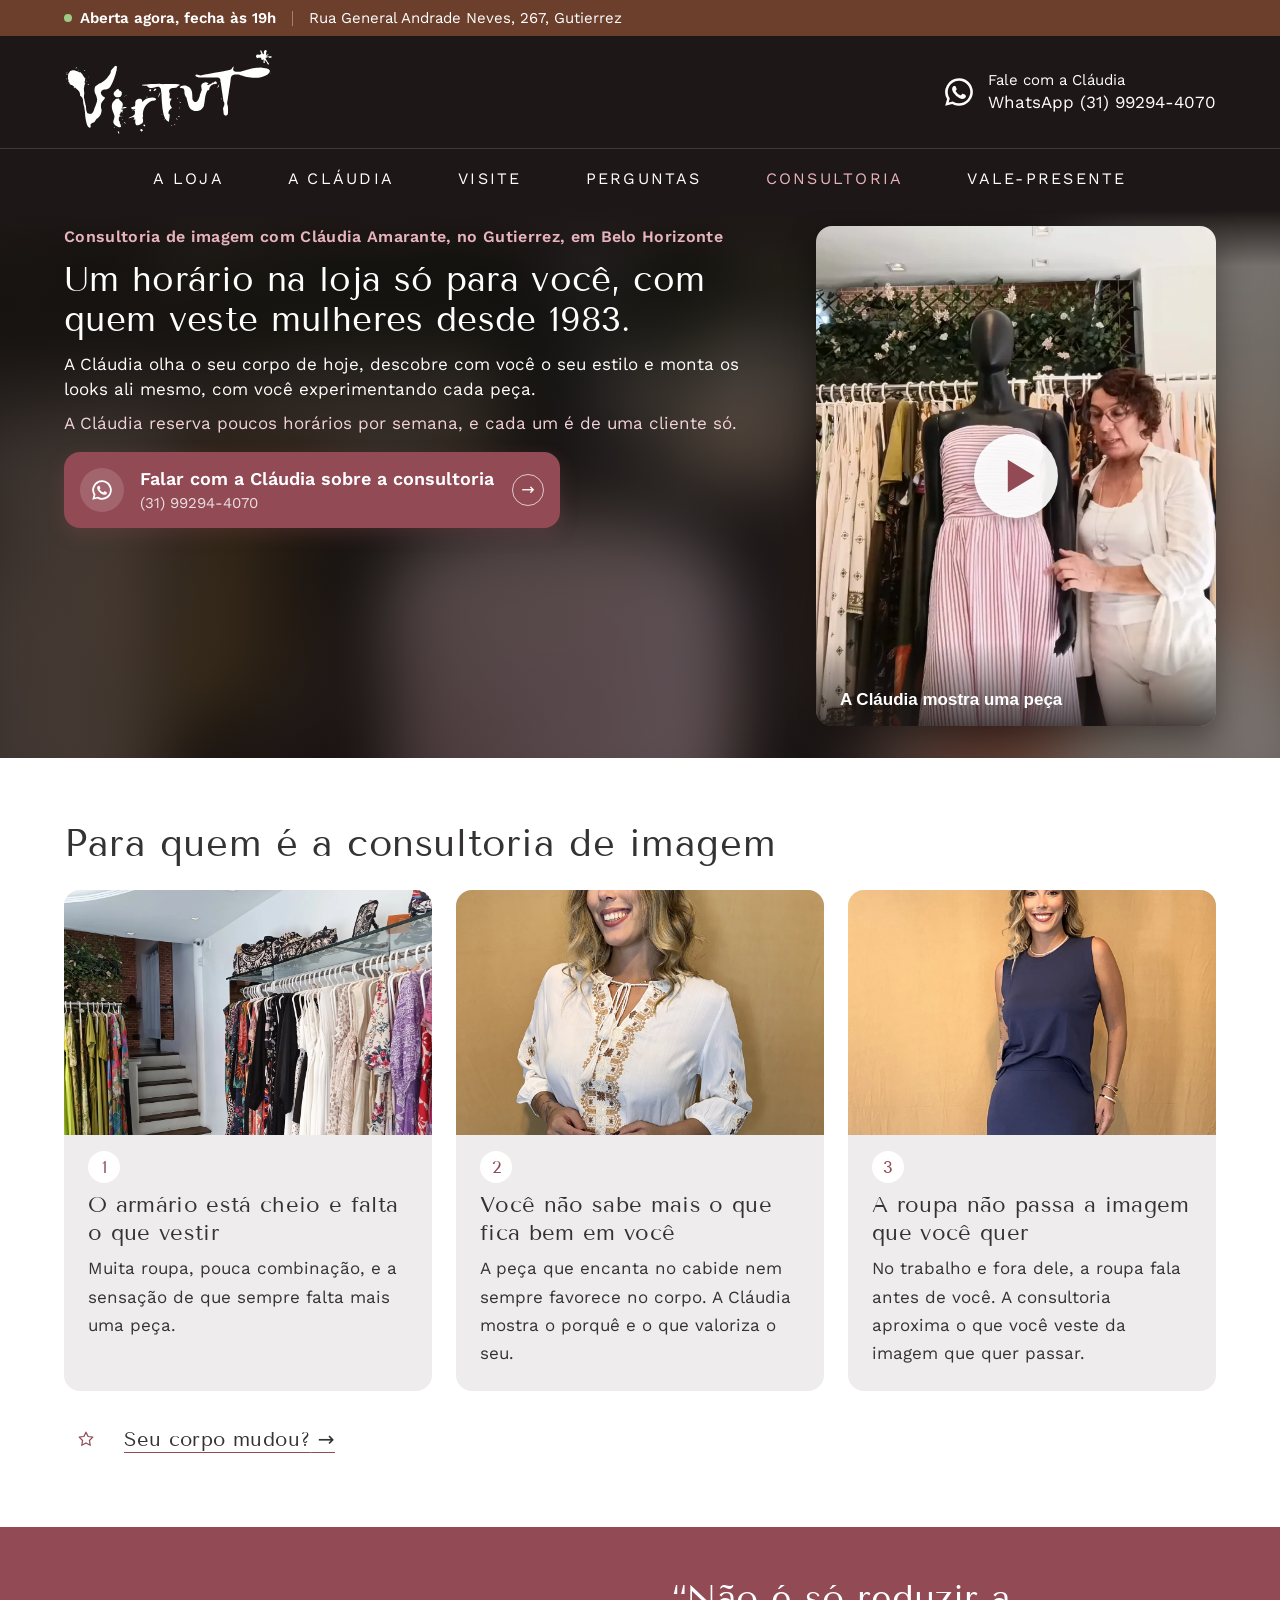
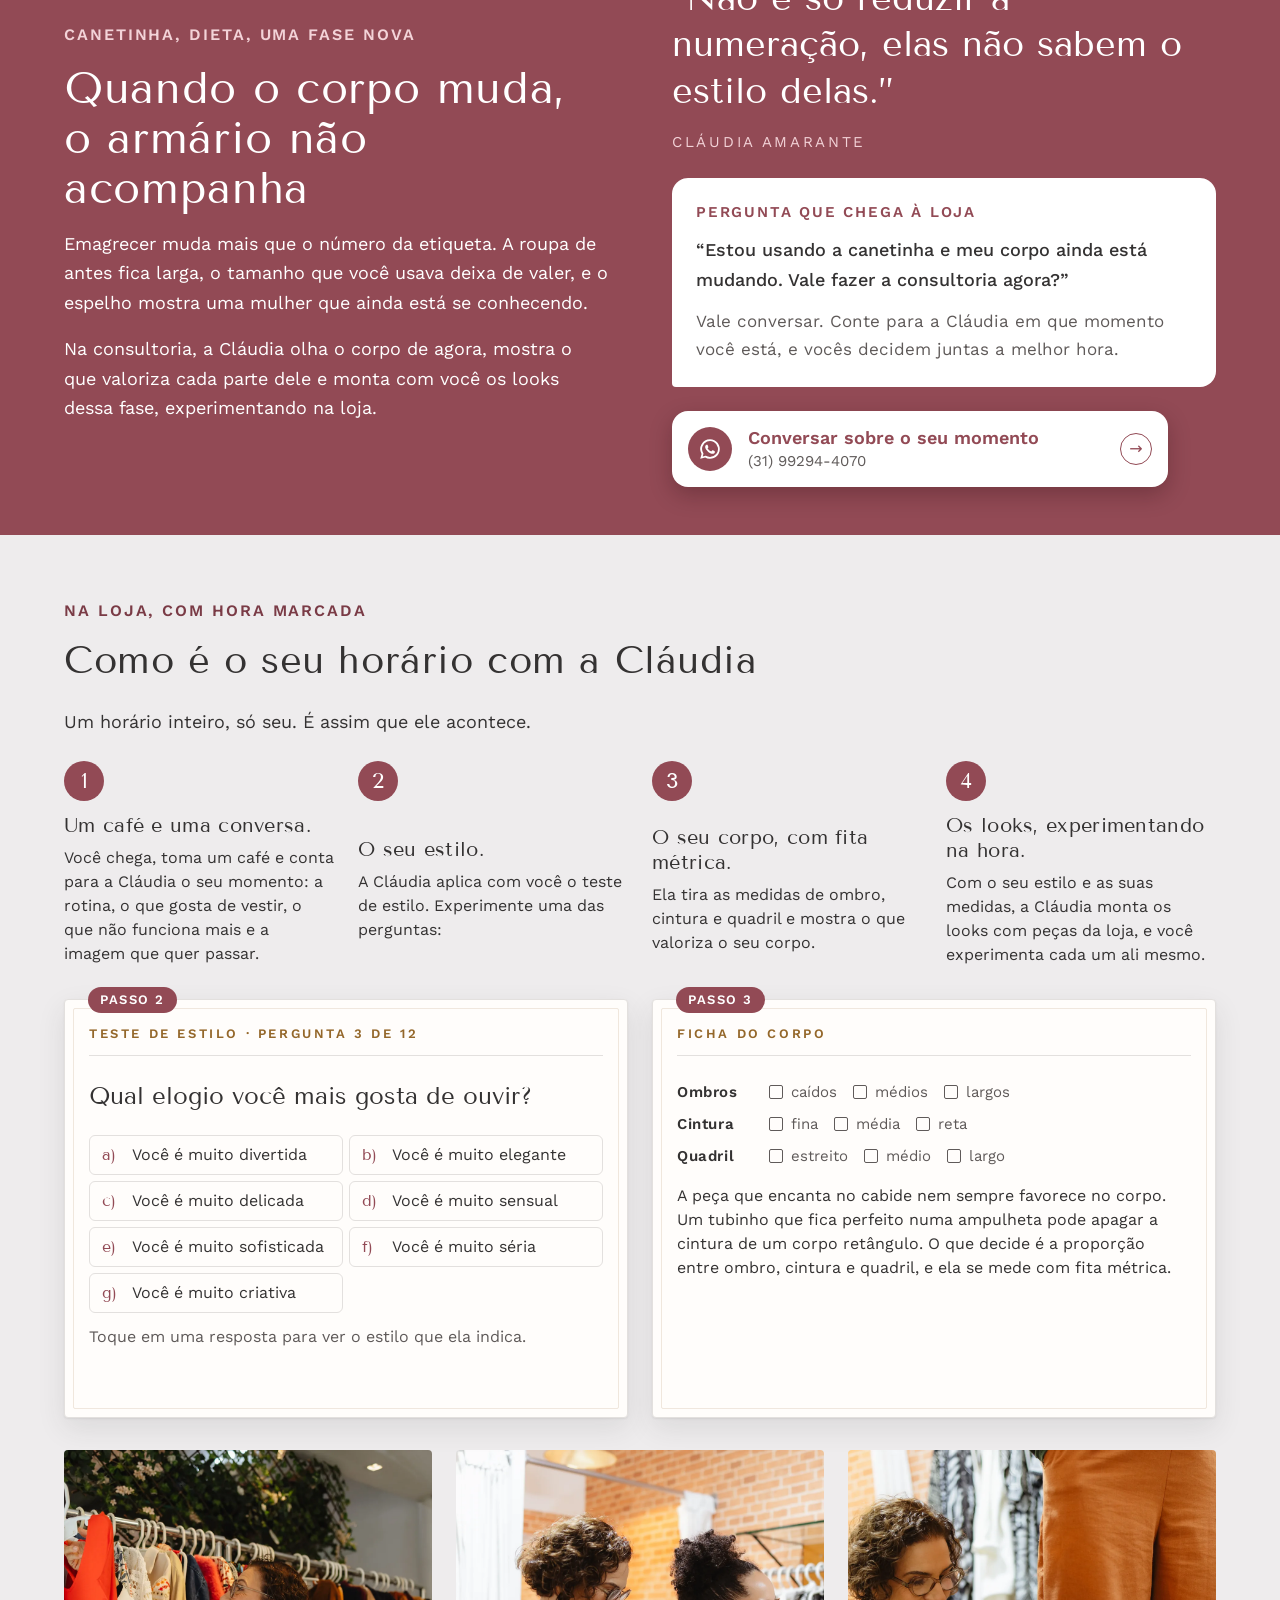
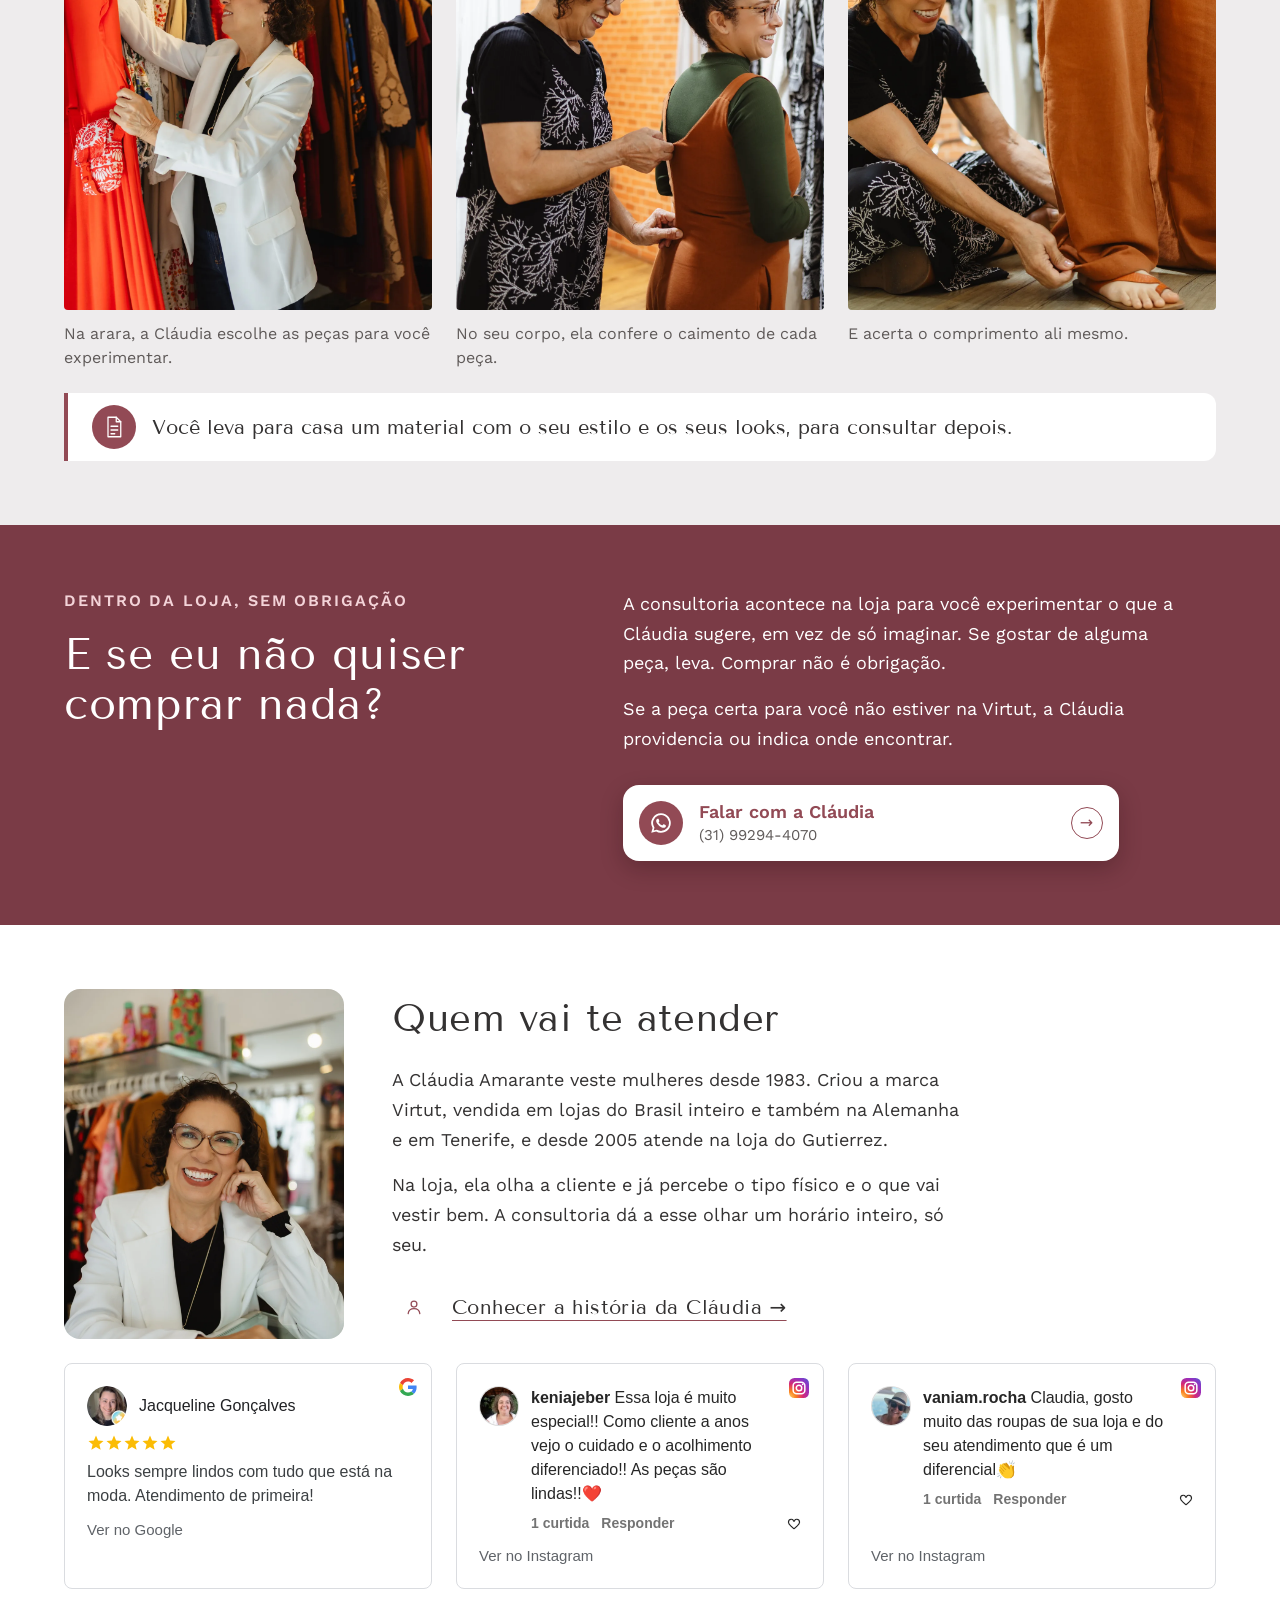
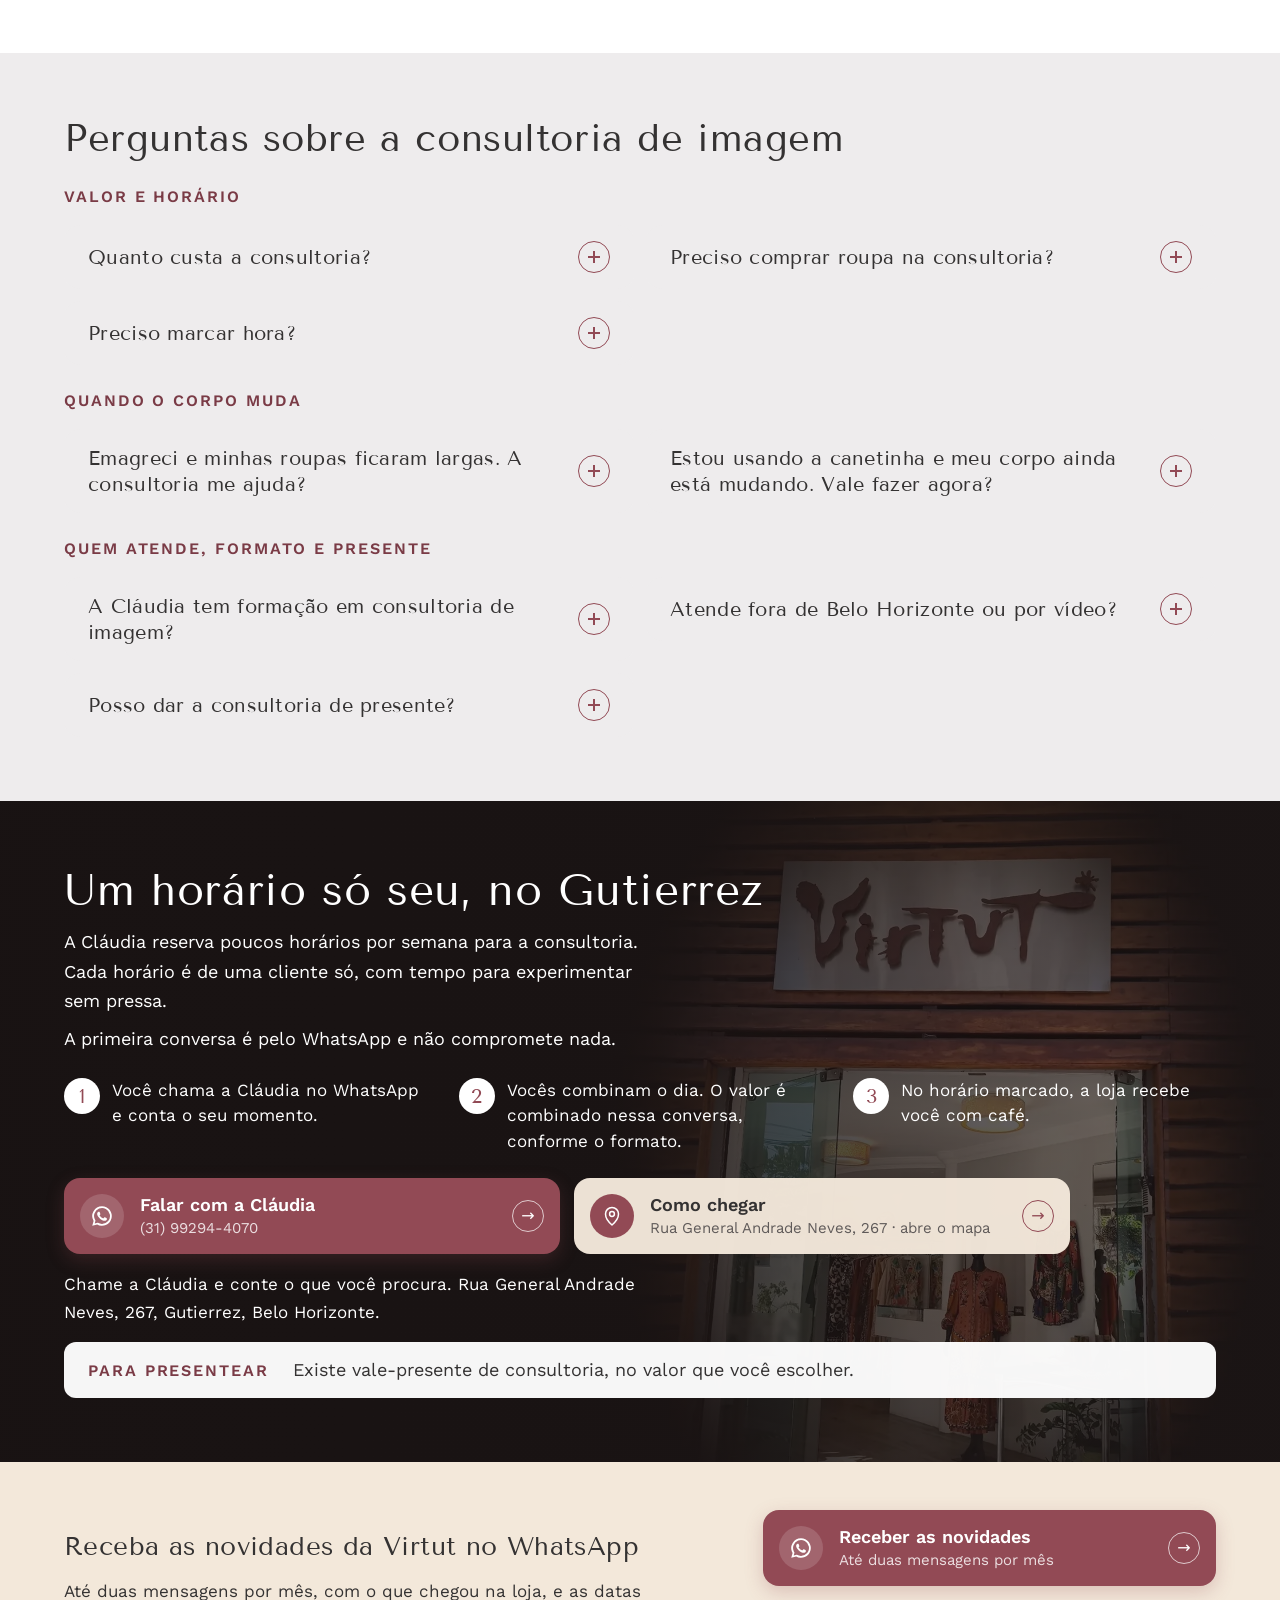
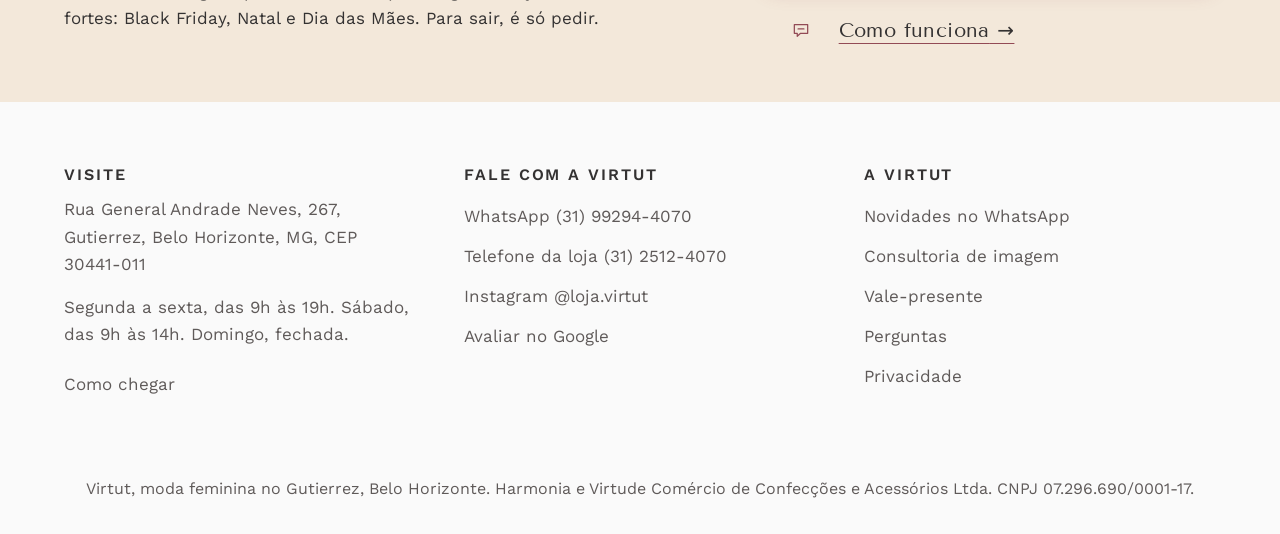
<file: consultoria/index.html>
<!doctype html>
<html lang="pt-BR">
<head>
<meta charset="utf-8">
<meta name="viewport" content="width=device-width, initial-scale=1">
<title>Consultoria de imagem em BH com Cláudia Amarante | Virtut, Gutierrez</title>
<meta name="description" content="Consultoria de imagem com hora marcada na loja Virtut, no Gutierrez, em Belo Horizonte: estilo, corpo e looks experimentados na hora, com Cláudia Amarante.">
<meta name="robots" content="index, follow">
<link rel="canonical" href="https://virtut.com.br/consultoria/">
<meta property="og:type" content="website">
<meta property="og:locale" content="pt_BR">
<meta property="og:site_name" content="Virtut">
<meta property="og:title" content="Consultoria de imagem em BH com Cláudia Amarante | Virtut, Gutierrez">
<meta property="og:description" content="Consultoria de imagem com hora marcada na loja Virtut, no Gutierrez, em Belo Horizonte: estilo, corpo e looks experimentados na hora, com Cláudia Amarante.">
<meta property="og:url" content="https://virtut.com.br/consultoria/">
<meta property="og:image" content="https://virtut.com.br/assets/img/entrada-virtut-gutierrez-1200.webp">
<meta name="theme-color" content="#FFFFFF">
<link rel="icon" href="../assets/img/favicon.svg" type="image/svg+xml">
<link rel="preload" href="../assets/fontes/worksans-latin.woff2" as="font" type="font/woff2" crossorigin>
<link rel="preload" href="../assets/fontes/tenorsans-latin.woff2" as="font" type="font/woff2" crossorigin>
<link rel="stylesheet" href="../assets/css/fontes.css?v=4c5b93b5">
<link rel="stylesheet" href="../assets/css/site.css?v=10eca340">
<script type="application/ld+json">
{
 "@context": "https://schema.org",
 "@graph": [
  {
   "@type": "ClothingStore",
   "@id": "https://virtut.com.br/#loja",
   "name": "Virtut",
   "url": "https://virtut.com.br/"
  },
  {
   "@type": "Service",
   "@id": "https://virtut.com.br/consultoria/#servico",
   "name": "Consultoria de imagem",
   "serviceType": "Consultoria de imagem",
   "description": "Consultoria de imagem com hora marcada na loja Virtut, no Gutierrez, em Belo Horizonte: estilo, corpo e looks experimentados na hora, com Cláudia Amarante.",
   "provider": {
    "@id": "https://virtut.com.br/#loja"
   },
   "areaServed": {
    "@type": "City",
    "name": "Belo Horizonte"
   },
   "availableChannel": {
    "@type": "ServiceChannel",
    "serviceLocation": {
     "@id": "https://virtut.com.br/#loja"
    }
   }
  },
  {
   "@type": "FAQPage",
   "mainEntity": [
    {
     "@type": "Question",
     "name": "Quanto custa a consultoria?",
     "acceptedAnswer": {
      "@type": "Answer",
      "text": "O valor é combinado na conversa com a Cláudia, conforme o formato que você escolher."
     }
    },
    {
     "@type": "Question",
     "name": "Preciso comprar roupa na consultoria?",
     "acceptedAnswer": {
      "@type": "Answer",
      "text": "Não é obrigação. Você experimenta o que a Cláudia sugere e leva só o que quiser."
     }
    },
    {
     "@type": "Question",
     "name": "Preciso marcar hora?",
     "acceptedAnswer": {
      "@type": "Answer",
      "text": "Para a consultoria, sim. Para conhecer a loja, é só vir no horário de funcionamento."
     }
    },
    {
     "@type": "Question",
     "name": "Emagreci e minhas roupas ficaram largas. A consultoria me ajuda?",
     "acceptedAnswer": {
      "@type": "Answer",
      "text": "Ajuda. A Cláudia olha o corpo de agora, mostra o que valoriza e monta looks com você na loja. As peças compradas na Virtut também podem ser ajustadas."
     }
    },
    {
     "@type": "Question",
     "name": "Estou usando a canetinha e meu corpo ainda está mudando. Vale fazer agora?",
     "acceptedAnswer": {
      "@type": "Answer",
      "text": "Vale conversar. Conte para a Cláudia em que momento você está, e vocês decidem juntas a melhor hora."
     }
    },
    {
     "@type": "Question",
     "name": "A Cláudia tem formação em consultoria de imagem?",
     "acceptedAnswer": {
      "@type": "Answer",
      "text": "Tem. Além de mais de 40 anos vestindo mulheres, fez três cursos de consultoria de estilo, dois deles com Anita Rezende, em Belo Horizonte."
     }
    },
    {
     "@type": "Question",
     "name": "Atende fora de Belo Horizonte ou por vídeo?",
     "acceptedAnswer": {
      "@type": "Answer",
      "text": "Por enquanto, só na loja, no Gutierrez."
     }
    },
    {
     "@type": "Question",
     "name": "Posso dar a consultoria de presente?",
     "acceptedAnswer": {
      "@type": "Answer",
      "text": "Pode. Há vale-presente de consultoria, no valor que você quiser, pelo WhatsApp."
     }
    }
   ]
  }
 ]
}
</script>
</head>
<body data-pagina="consultoria" class="topo-unico topo-escuro">
<header class="topo">
  <div class="topo-faixa"><div class="envolve topo-faixa-in"><span class="tf-status" data-aberta>Aberta agora</span><span class="tf-rua">Rua General Andrade Neves, 267, Gutierrez</span></div></div>
  <div class="envolve topo-linha">
    <a class="marca" href="../" aria-label="Virtut, página inicial"><img src="../assets/img/virtut-logo-preto.svg" alt="Virtut" width="210" height="70"></a>
    <a class="topo-contato" data-wa="Olá, Cláudia. Vi no site e quero saber da consultoria de imagem." href="https://wa.me/5531992944070?text=Ol%C3%A1%2C%20Cl%C3%A1udia.%20Vi%20no%20site%20e%20quero%20saber%20da%20consultoria%20de%20imagem."><svg viewBox="0 0 32 32" aria-hidden="true"><path fill="currentColor" d="M16 3a13 13 0 0 0-11.2 19.6L3 29l6.6-1.7A13 13 0 1 0 16 3Zm0 23.6a10.6 10.6 0 0 1-5.4-1.5l-.4-.2-3.9 1 1-3.8-.2-.4A10.6 10.6 0 1 1 16 26.6Zm5.8-7.9c-.3-.2-1.9-.9-2.2-1s-.5-.2-.7.2-.8 1-1 1.2-.4.2-.7 0a8.7 8.7 0 0 1-4.3-3.8c-.3-.6.3-.5.9-1.6.1-.2 0-.4 0-.5l-1-2.4c-.3-.6-.5-.5-.7-.5h-.6a1.2 1.2 0 0 0-.9.4 3.6 3.6 0 0 0-1.1 2.7 6.3 6.3 0 0 0 1.3 3.3 14.4 14.4 0 0 0 5.5 4.9c2 .9 2.8 1 3.9.8a3.3 3.3 0 0 0 2.1-1.5 2.7 2.7 0 0 0 .2-1.5c-.1-.2-.3-.3-.6-.4Z"/></svg><span><small>Fale com a Cláudia</small><strong>WhatsApp (31) 99294-4070</strong></span></a>
    <button class="menu-botao" type="button" data-menu aria-expanded="false" aria-controls="menu"><span class="mb-icone" aria-hidden="true"></span><span class="mb-menu">Menu</span></button>
  </div>
  <nav class="nav" id="menu" aria-label="Principal">
    <ul>
      <li><a href="../loja/">A loja</a></li>
        <li><a href="../claudia/">A Cláudia</a></li>
        <li><a href="../visite/">Visite</a></li>
        <li><a href="../perguntas/">Perguntas</a></li>
        <li><a href="../consultoria/" aria-current="page">Consultoria</a></li>
        <li><a href="../vale-presente/">Vale-presente</a></li>
    </ul>
  </nav>
</header>
<main id="conteudo">
<section class="b-abre" aria-label="Abertura" style="--poster:url(../../assets/img/claudia-amarante-vestido-listrado-poster.webp)"><div class="envolve b-abre-grade">
  <div class="b-abre-txt">
    <h1 class="cons-h1">Consultoria de imagem com Cláudia Amarante, no Gutierrez, em Belo Horizonte</h1>
    <p class="cons-chamada">Um horário na loja só para você, com quem veste mulheres desde 1983.</p>
    <p class="lead">A Cláudia olha o seu corpo de hoje, descobre com você o seu estilo e monta os looks ali mesmo, com você experimentando cada peça.</p>
    <p class="cons-excl">A Cláudia reserva poucos horários por semana, e cada um é de uma cliente só.</p>
    <div class="acoes"><a class="acao-1 so-notebook" data-wa="Olá, Cláudia. Vi no site e quero saber da consultoria de imagem." href="https://wa.me/5531992944070?text=Ol%C3%A1%2C%20Cl%C3%A1udia.%20Vi%20no%20site%20e%20quero%20saber%20da%20consultoria%20de%20imagem."><span class="acao-ic"><svg class="ic-wa" width="24" height="24" viewBox="0 0 32 32" aria-hidden="true"><path fill="currentColor" d="M16 3a13 13 0 0 0-11.2 19.6L3 29l6.6-1.7A13 13 0 1 0 16 3Zm0 23.6a10.6 10.6 0 0 1-5.4-1.5l-.4-.2-3.9 1 1-3.8-.2-.4A10.6 10.6 0 1 1 16 26.6Zm5.8-7.9c-.3-.2-1.9-.9-2.2-1s-.5-.2-.7.2-.8 1-1 1.2-.4.2-.7 0a8.7 8.7 0 0 1-4.3-3.8c-.3-.6.3-.5.9-1.6.1-.2 0-.4 0-.5l-1-2.4c-.3-.6-.5-.5-.7-.5h-.6a1.2 1.2 0 0 0-.9.4 3.6 3.6 0 0 0-1.1 2.7 6.3 6.3 0 0 0 1.3 3.3 14.4 14.4 0 0 0 5.5 4.9c2 .9 2.8 1 3.9.8a3.3 3.3 0 0 0 2.1-1.5 2.7 2.7 0 0 0 .2-1.5c-.1-.2-.3-.3-.6-.4Z"/></svg></span><span class="acao-txt"><strong>Falar com a Cláudia sobre a consultoria</strong><span>(31) 99294-4070</span></span><span class="acao-seta" aria-hidden="true">→</span></a></div>
  </div>
  <figure class="b-capa"><button class="b-capa-btn" type="button" data-video="../assets/img/claudia-amarante-vestido-listrado.mp4" data-poster="../assets/img/claudia-amarante-vestido-listrado-poster.webp" aria-label="Assistir ao vídeo: a Cláudia mostra uma peça"><img src="../assets/img/claudia-amarante-vestido-listrado-poster.webp" alt="A Cláudia mostrando um vestido listrado no manequim, em vídeo da loja" width="720" height="1280" fetchpriority="high"><span class="b-play"><svg viewBox="0 0 72 72" aria-hidden="true"><circle cx="36" cy="36" r="36" fill="#FFFFFF" fill-opacity=".92"/><path d="M29 22v28l23-14z" fill="#924A55"/></svg></span><span class="b-capa-rot">A Cláudia mostra uma peça</span></button></figure>
</div></section>
<section class="faixa-sec f-branco e-pq" id="para-quem" aria-labelledby="pq-t"><div class="envolve">
  <h2 id="pq-t" class="sec-t">Para quem é a consultoria de imagem</h2>
  <div class="sit3"><article class="sit"><figure><img src="../assets/img/interior-virtut-araras-1200.webp" alt="Araras de vestidos e blusas dentro da Virtut" width="1200" height="1600" loading="lazy"></figure><div class="sit-c"><span class="sit-n">1</span><h3>O armário está cheio e falta o que vestir</h3><p>Muita roupa, pouca combinação, e a sensação de que sempre falta mais uma peça.</p></div></article><article class="sit"><figure><img src="../assets/img/look-bata-branca-bordada-jeans-1200.webp" alt="Bata branca bordada com calça jeans, peça da Virtut" width="1200" height="2133" loading="lazy"></figure><div class="sit-c"><span class="sit-n">2</span><h3>Você não sabe mais o que fica bem em você</h3><p>A peça que encanta no cabide nem sempre favorece no corpo. A Cláudia mostra o porquê e o que valoriza o seu.</p></div></article><article class="sit"><figure><img src="../assets/img/look-conjunto-azul-marinho-blusa-saia-longa-1200.webp" alt="Conjunto azul-marinho de blusa e saia longa, peça da Virtut" width="1200" height="2133" loading="lazy"></figure><div class="sit-c"><span class="sit-n">3</span><h3>A roupa não passa a imagem que você quer</h3><p>No trabalho e fora dele, a roupa fala antes de você. A consultoria aproxima o que você veste da imagem que quer passar.</p></div></article></div>
  <div class="link3"><a class="acao-3" href="#corpo"><span class="acao-ic"><svg viewBox="0 0 24 24" width="20" height="20" fill="none" stroke="currentColor" stroke-width="1.5" stroke-linecap="round" stroke-linejoin="round" aria-hidden="true"><path d="M12 3.8l2.5 5.2 5.7.8-4.1 4 1 5.7-5.1-2.7-5.1 2.7 1-5.7-4.1-4 5.7-.8z"/></svg></span><span class="acao-txt"><span class="acao-3-t">Seu corpo mudou?<span class="seta" aria-hidden="true"> →</span></span></span></a></div>
</div></section>
<section class="cons-corpo e-corpo" id="corpo" aria-labelledby="corpo-t"><div class="envolve corpo-grade">
  <div><p class="rotulo">Canetinha, dieta, uma fase nova</p><h2 id="corpo-t">Quando o corpo muda, o armário não acompanha</h2><p>Emagrecer muda mais que o número da etiqueta. A roupa de antes fica larga, o tamanho que você usava deixa de valer, e o espelho mostra uma mulher que ainda está se conhecendo.</p><p>Na consultoria, a Cláudia olha o corpo de agora, mostra o que valoriza cada parte dele e monta com você os looks dessa fase, experimentando na loja.</p></div>
  <div class="corpo-cit"><blockquote><p>“Não é só reduzir a numeração, elas não sabem o estilo delas.”</p><cite>Cláudia Amarante</cite></blockquote><div class="cons-pq"><p class="pq-rot">Pergunta que chega à loja</p><p class="pq-p">“Estou usando a canetinha e meu corpo ainda está mudando. Vale fazer a consultoria agora?”</p><p class="pq-r">Vale conversar. Conte para a Cláudia em que momento você está, e vocês decidem juntas a melhor hora.</p></div><div class="acoes"><a class="acao-1 acao-claro" data-wa="Olá, Cláudia. Vi no site e quero saber da consultoria. Meu corpo mudou e quero refazer o guarda-roupa." href="https://wa.me/5531992944070?text=Ol%C3%A1%2C%20Cl%C3%A1udia.%20Vi%20no%20site%20e%20quero%20saber%20da%20consultoria.%20Meu%20corpo%20mudou%20e%20quero%20refazer%20o%20guarda-roupa."><span class="acao-ic"><svg class="ic-wa" width="24" height="24" viewBox="0 0 32 32" aria-hidden="true"><path fill="currentColor" d="M16 3a13 13 0 0 0-11.2 19.6L3 29l6.6-1.7A13 13 0 1 0 16 3Zm0 23.6a10.6 10.6 0 0 1-5.4-1.5l-.4-.2-3.9 1 1-3.8-.2-.4A10.6 10.6 0 1 1 16 26.6Zm5.8-7.9c-.3-.2-1.9-.9-2.2-1s-.5-.2-.7.2-.8 1-1 1.2-.4.2-.7 0a8.7 8.7 0 0 1-4.3-3.8c-.3-.6.3-.5.9-1.6.1-.2 0-.4 0-.5l-1-2.4c-.3-.6-.5-.5-.7-.5h-.6a1.2 1.2 0 0 0-.9.4 3.6 3.6 0 0 0-1.1 2.7 6.3 6.3 0 0 0 1.3 3.3 14.4 14.4 0 0 0 5.5 4.9c2 .9 2.8 1 3.9.8a3.3 3.3 0 0 0 2.1-1.5 2.7 2.7 0 0 0 .2-1.5c-.1-.2-.3-.3-.6-.4Z"/></svg></span><span class="acao-txt"><strong>Conversar sobre o seu momento</strong><span>(31) 99294-4070</span></span><span class="acao-seta" aria-hidden="true">→</span></a></div></div>
</div></section>
<section class="faixa-sec f-linho pd-sec d-horario e-horario" id="horario" aria-labelledby="hor-t"><div class="envolve">
  <div class="pd-intro"><p class="rotulo">Na loja, com hora marcada</p><h2 id="hor-t">Como é o seu horário com a Cláudia</h2><p>Um horário inteiro, só seu. É assim que ele acontece.</p></div>
  <ol class="e-passos"><li class="e-passo"><span class="e-n" aria-hidden="true">1</span><div><h3>Um café e uma conversa.</h3><p>Você chega, toma um café e conta para a Cláudia o seu momento: a rotina, o que gosta de vestir, o que não funciona mais e a imagem que quer passar.</p></div></li><li class="e-passo"><span class="e-n" aria-hidden="true">2</span><div><h3>O seu estilo.</h3><p>A Cláudia aplica com você o teste de estilo. Experimente uma das perguntas:</p></div></li><li class="e-passo"><span class="e-n" aria-hidden="true">3</span><div><h3>O seu corpo, com fita métrica.</h3><p>Ela tira as medidas de ombro, cintura e quadril e mostra o que valoriza o seu corpo.</p></div></li><li class="e-passo"><span class="e-n" aria-hidden="true">4</span><div><h3>Os looks, experimentando na hora.</h3><p>Com o seu estilo e as suas medidas, a Cláudia monta os looks com peças da loja, e você experimenta cada um ali mesmo.</p></div></li></ol>
  <div class="e-cards">
    <div class="e-cardwrap"><span class="e-etq">Passo 2</span><article class="pd-folha pd-teste" aria-label="Amostra do teste de estilo">
      <p class="pd-cab">Teste de estilo · pergunta 3 de 12</p>
      <p class="pd-perg">Qual elogio você mais gosta de ouvir?</p>
      <ul class="pd-alts"><li><button type="button" class="pd-alt" aria-pressed="false" data-estilo="Esportivo"><span class="pd-let">a)</span><span class="pd-alt-t">Você é muito divertida</span></button></li><li><button type="button" class="pd-alt" aria-pressed="false" data-estilo="Elegante"><span class="pd-let">b)</span><span class="pd-alt-t">Você é muito elegante</span></button></li><li><button type="button" class="pd-alt" aria-pressed="false" data-estilo="Romântico"><span class="pd-let">c)</span><span class="pd-alt-t">Você é muito delicada</span></button></li><li><button type="button" class="pd-alt" aria-pressed="false" data-estilo="Sensual"><span class="pd-let">d)</span><span class="pd-alt-t">Você é muito sensual</span></button></li><li><button type="button" class="pd-alt" aria-pressed="false" data-estilo="Dramático"><span class="pd-let">e)</span><span class="pd-alt-t">Você é muito sofisticada</span></button></li><li><button type="button" class="pd-alt" aria-pressed="false" data-estilo="Tradicional"><span class="pd-let">f)</span><span class="pd-alt-t">Você é muito séria</span></button></li><li><button type="button" class="pd-alt" aria-pressed="false" data-estilo="Criativo"><span class="pd-let">g)</span><span class="pd-alt-t">Você é muito criativa</span></button></li></ul>
      <p class="pd-res" role="status" aria-live="polite" data-pre="Essa resposta puxa para o estilo " data-pos=". O teste inteiro tem 12 perguntas, com roupas, sapatos, bolsas e acessórios, e mostra o seu estilo predominante."></p>
      <details class="pd-gab"><summary>Ver o que cada resposta indica</summary><ul><li>a) Você é muito divertida: <strong>Esportivo</strong></li><li>b) Você é muito elegante: <strong>Elegante</strong></li><li>c) Você é muito delicada: <strong>Romântico</strong></li><li>d) Você é muito sensual: <strong>Sensual</strong></li><li>e) Você é muito sofisticada: <strong>Dramático</strong></li><li>f) Você é muito séria: <strong>Tradicional</strong></li><li>g) Você é muito criativa: <strong>Criativo</strong></li></ul><p>O teste inteiro tem 12 perguntas, com roupas, sapatos, bolsas e acessórios, e mostra o seu estilo predominante.</p></details>
    </article></div>
    <div class="e-cardwrap"><span class="e-etq">Passo 3</span><article class="pd-folha pd-ficha" aria-label="Amostra da ficha do corpo">
      <p class="pd-cab">Ficha do corpo</p>
      <div class="pd-caixas"><div class="pd-grupo"><span class="pd-grupo-n">Ombros</span><span class="pd-opc"><i class="pd-cx" aria-hidden="true"></i>caídos</span><span class="pd-opc"><i class="pd-cx" aria-hidden="true"></i>médios</span><span class="pd-opc"><i class="pd-cx" aria-hidden="true"></i>largos</span></div><div class="pd-grupo"><span class="pd-grupo-n">Cintura</span><span class="pd-opc"><i class="pd-cx" aria-hidden="true"></i>fina</span><span class="pd-opc"><i class="pd-cx" aria-hidden="true"></i>média</span><span class="pd-opc"><i class="pd-cx" aria-hidden="true"></i>reta</span></div><div class="pd-grupo"><span class="pd-grupo-n">Quadril</span><span class="pd-opc"><i class="pd-cx" aria-hidden="true"></i>estreito</span><span class="pd-opc"><i class="pd-cx" aria-hidden="true"></i>médio</span><span class="pd-opc"><i class="pd-cx" aria-hidden="true"></i>largo</span></div></div>
      
      <p class="pd-aha">A peça que encanta no cabide nem sempre favorece no corpo. Um tubinho que fica perfeito numa ampulheta pode apagar a cintura de um corpo retângulo. O que decide é a proporção entre ombro, cintura e quadril, e ela se mede com fita métrica.</p>
    </article></div>
  </div>
  <div class="e2-fotos" aria-label="A Cláudia durante a consultoria, na loja">
    <ul>
      <li><figure><img src="../assets/img/claudia-amarante-consultoria-arara.webp" alt="Cláudia Amarante escolhendo vestidos na arara da Virtut, no Gutierrez" width="1200" height="1500" loading="lazy"><figcaption>Na arara, a Cláudia escolhe as peças para você experimentar.</figcaption></figure></li>
      <li><figure><img src="../assets/img/claudia-amarante-consultoria-caimento.webp" alt="Cláudia Amarante conferindo o caimento de um macacão em uma cliente, na Virtut" width="1200" height="1500" loading="lazy"><figcaption>No seu corpo, ela confere o caimento de cada peça.</figcaption></figure></li>
      <li><figure><img src="../assets/img/claudia-amarante-consultoria-barra.webp" alt="Cláudia Amarante acertando a barra de uma calça na loja Virtut" width="1200" height="1500" loading="lazy"><figcaption>E acerta o comprimento ali mesmo.</figcaption></figure></li>
    </ul>
  </div>
  <p class="e-fecho"><span class="hor-fecho-ic"><svg viewBox="0 0 32 32" aria-hidden="true" fill="none" stroke="currentColor" stroke-width="1.7" stroke-linejoin="round" stroke-linecap="round"><path d="M8 3h11l6 6v20H8z"/><path d="M19 3v6h6"/><path d="M12 15h9M12 20h9M12 25h5"/></svg></span><span>Você leva para casa um material com o seu estilo e os seus looks, para consultar depois.</span></p>
</div></section>
<script>(function(){
/* teste de estilo: toque marca a resposta e mostra o estilo; sem JS fica o gabarito em <details> */
var c=document.querySelector('.pd-teste');if(!c)return;
c.classList.add('pd-js');var bs=c.querySelectorAll('.pd-alt'),out=c.querySelector('.pd-res'),det=c.querySelector('.pd-gab');
if(det)det.hidden=true;
for(var i=0;i<bs.length;i++)bs[i].addEventListener('click',function(){
 for(var j=0;j<bs.length;j++)bs[j].setAttribute('aria-pressed','false');
 this.setAttribute('aria-pressed','true');
 out.innerHTML='';var t=document.createElement('span');t.textContent=out.getAttribute('data-pre');
 var b=document.createElement('strong');b.textContent=this.getAttribute('data-estilo');
 var f=document.createElement('span');f.textContent=out.getAttribute('data-pos');
 out.appendChild(t);out.appendChild(b);out.appendChild(f);out.classList.add('pd-res-on');});
})();</script>
<section class="d-compra" id="compra" aria-labelledby="cp-t"><div class="envolve d-compra-grade">
  <div><p class="rotulo">Dentro da loja, sem obrigação</p><h2 id="cp-t">E se eu não quiser comprar nada?</h2></div>
  <div><p>A consultoria acontece na loja para você experimentar o que a Cláudia sugere, em vez de só imaginar. Se gostar de alguma peça, leva. Comprar não é obrigação.</p><p>Se a peça certa para você não estiver na Virtut, a Cláudia providencia ou indica onde encontrar.</p><div class="acoes"><a class="acao-1 acao-claro" data-wa="Olá, Cláudia. Vi no site e quero saber da consultoria de imagem." href="https://wa.me/5531992944070?text=Ol%C3%A1%2C%20Cl%C3%A1udia.%20Vi%20no%20site%20e%20quero%20saber%20da%20consultoria%20de%20imagem."><span class="acao-ic"><svg class="ic-wa" width="24" height="24" viewBox="0 0 32 32" aria-hidden="true"><path fill="currentColor" d="M16 3a13 13 0 0 0-11.2 19.6L3 29l6.6-1.7A13 13 0 1 0 16 3Zm0 23.6a10.6 10.6 0 0 1-5.4-1.5l-.4-.2-3.9 1 1-3.8-.2-.4A10.6 10.6 0 1 1 16 26.6Zm5.8-7.9c-.3-.2-1.9-.9-2.2-1s-.5-.2-.7.2-.8 1-1 1.2-.4.2-.7 0a8.7 8.7 0 0 1-4.3-3.8c-.3-.6.3-.5.9-1.6.1-.2 0-.4 0-.5l-1-2.4c-.3-.6-.5-.5-.7-.5h-.6a1.2 1.2 0 0 0-.9.4 3.6 3.6 0 0 0-1.1 2.7 6.3 6.3 0 0 0 1.3 3.3 14.4 14.4 0 0 0 5.5 4.9c2 .9 2.8 1 3.9.8a3.3 3.3 0 0 0 2.1-1.5 2.7 2.7 0 0 0 .2-1.5c-.1-.2-.3-.3-.6-.4Z"/></svg></span><span class="acao-txt"><strong>Falar com a Cláudia</strong><span>(31) 99294-4070</span></span><span class="acao-seta" aria-hidden="true">→</span></a></div></div>
</div></section>
<section class="faixa-sec f-branco e-atende" id="atende" aria-labelledby="at-t"><div class="envolve">
  <div class="atende-grade"><figure class="atende-foto"><img src="../assets/img/claudia-amarante-retrato.webp" alt="Cláudia Amarante sorrindo no balcão da Virtut, de blazer branco" width="1076" height="1345" loading="lazy"></figure>
  <div><h2 id="at-t">Quem vai te atender</h2><p>A Cláudia Amarante veste mulheres desde 1983. Criou a marca Virtut, vendida em lojas do Brasil inteiro e também na Alemanha e em Tenerife, e desde 2005 atende na loja do Gutierrez.</p><p>Na loja, ela olha a cliente e já percebe o tipo físico e o que vai vestir bem. A consultoria dá a esse olhar um horário inteiro, só seu.</p><div class="link3"><a class="acao-3" href="../claudia/"><span class="acao-ic"><svg viewBox="0 0 24 24" width="20" height="20" fill="none" stroke="currentColor" stroke-width="1.5" stroke-linecap="round" stroke-linejoin="round" aria-hidden="true"><circle cx="12" cy="8.5" r="3.5"/><path d="M5 20c.5-4 3.2-6 7-6s6.5 2 7 6"/></svg></span><span class="acao-txt"><span class="acao-3-t">Conhecer a história da Cláudia<span class="seta" aria-hidden="true"> →</span></span></span></a></div></div></div>
  <div class="replicas"><article class="cartao-google"><header><img class="avatar" src="../assets/img/avaliacoes/jacqueline-goncalves.webp" alt="" width="40" height="40" loading="lazy"><strong>Jacqueline Gonçalves</strong><svg class="g-logo" viewBox="0 0 48 48" aria-hidden="true"><path fill="#EA4335" d="M24 9.5c3.54 0 6.71 1.22 9.21 3.6l6.85-6.85C35.9 2.38 30.47 0 24 0 14.62 0 6.51 5.38 2.56 13.22l7.98 6.19C12.43 13.72 17.74 9.5 24 9.5z"/><path fill="#4285F4" d="M46.98 24.55c0-1.57-.15-3.09-.38-4.55H24v9.02h12.94c-.58 2.96-2.26 5.48-4.78 7.18l7.73 6c4.51-4.18 7.09-10.36 7.09-17.65z"/><path fill="#FBBC05" d="M10.53 28.59c-.48-1.45-.76-2.99-.76-4.59s.27-3.14.76-4.59l-7.98-6.19C.92 16.46 0 20.12 0 24c0 3.88.92 7.54 2.56 10.78l7.97-6.19z"/><path fill="#34A853" d="M24 48c6.48 0 11.93-2.13 15.89-5.81l-7.73-6c-2.15 1.45-4.92 2.3-8.16 2.3-6.26 0-11.57-4.22-13.47-9.91l-7.98 6.19C6.51 42.62 14.62 48 24 48z"/></svg></header><span class="estrelas" role="img" aria-label="5 estrelas"><span class="estrela"><svg viewBox="0 0 24 24" aria-hidden="true"><path d="M12 17.27 18.18 21l-1.64-7.03L22 9.24l-7.19-.61L12 2 9.19 8.63 2 9.24l5.46 4.73L5.82 21z"/></svg></span><span class="estrela"><svg viewBox="0 0 24 24" aria-hidden="true"><path d="M12 17.27 18.18 21l-1.64-7.03L22 9.24l-7.19-.61L12 2 9.19 8.63 2 9.24l5.46 4.73L5.82 21z"/></svg></span><span class="estrela"><svg viewBox="0 0 24 24" aria-hidden="true"><path d="M12 17.27 18.18 21l-1.64-7.03L22 9.24l-7.19-.61L12 2 9.19 8.63 2 9.24l5.46 4.73L5.82 21z"/></svg></span><span class="estrela"><svg viewBox="0 0 24 24" aria-hidden="true"><path d="M12 17.27 18.18 21l-1.64-7.03L22 9.24l-7.19-.61L12 2 9.19 8.63 2 9.24l5.46 4.73L5.82 21z"/></svg></span><span class="estrela"><svg viewBox="0 0 24 24" aria-hidden="true"><path d="M12 17.27 18.18 21l-1.64-7.03L22 9.24l-7.19-.61L12 2 9.19 8.63 2 9.24l5.46 4.73L5.82 21z"/></svg></span></span><p class="aval-texto">Looks sempre lindos com tudo que está na moda. Atendimento de primeira!</p><a class="ver-google" href="https://maps.google.com/?cid=10968056433655089522">Ver no Google</a></article><article class="cartao-ig"><svg class="ig-logo" viewBox="0 0 24 24" aria-hidden="true"><defs><radialGradient id="ig-grad" gradientUnits="userSpaceOnUse" cx="0" cy="24" r="34"><stop offset="0" stop-color="#feda75"/><stop offset=".25" stop-color="#fa7e1e"/><stop offset=".5" stop-color="#d62976"/><stop offset=".75" stop-color="#962fbf"/><stop offset="1" stop-color="#4f5bd5"/></radialGradient></defs><rect width="24" height="24" rx="6.5" fill="url(#ig-grad)"/><g fill="none" stroke="#fff" stroke-width="1.8"><rect x="5" y="5" width="14" height="14" rx="4.2"/><circle cx="12" cy="12" r="3.3"/></g><circle cx="16.4" cy="7.6" r="1.05" fill="#fff"/></svg><div class="ig-linha"><img class="ig-avatar" src="../assets/img/comentarios/keniajeber.webp" alt="" width="32" height="32" loading="lazy"><div class="ig-corpo"><p class="ig-texto"><strong>keniajeber</strong> Essa loja é muito especial!! Como cliente a anos vejo o cuidado e o acolhimento diferenciado!! As peças são lindas!!❤️</p><p class="ig-acoes"><span>1 curtida</span><span>Responder</span><svg class="ig-coracao" viewBox="0 0 24 24" aria-hidden="true" fill="none" stroke="#262626" stroke-width="2"><path d="M16.792 3.904A4.989 4.989 0 0 1 21.5 9.122c0 3.072-2.652 4.959-5.197 7.222-2.512 2.243-3.865 3.469-4.303 3.652-.438-.183-1.791-1.409-4.303-3.652C5.152 14.08 2.5 12.193 2.5 9.122a4.989 4.989 0 0 1 4.708-5.218 4.21 4.21 0 0 1 3.675 1.941c.84 1.175.98 1.763 1.12 1.763s.278-.588 1.11-1.766a4.17 4.17 0 0 1 3.679-1.938Z"/></svg></p></div></div><a class="ver-instagram" href="https://www.instagram.com/p/DUWa3V2Esz3/" target="_blank" rel="noopener">Ver no Instagram</a></article><article class="cartao-ig"><svg class="ig-logo" viewBox="0 0 24 24" aria-hidden="true"><defs><radialGradient id="ig-grad" gradientUnits="userSpaceOnUse" cx="0" cy="24" r="34"><stop offset="0" stop-color="#feda75"/><stop offset=".25" stop-color="#fa7e1e"/><stop offset=".5" stop-color="#d62976"/><stop offset=".75" stop-color="#962fbf"/><stop offset="1" stop-color="#4f5bd5"/></radialGradient></defs><rect width="24" height="24" rx="6.5" fill="url(#ig-grad)"/><g fill="none" stroke="#fff" stroke-width="1.8"><rect x="5" y="5" width="14" height="14" rx="4.2"/><circle cx="12" cy="12" r="3.3"/></g><circle cx="16.4" cy="7.6" r="1.05" fill="#fff"/></svg><div class="ig-linha"><img class="ig-avatar" src="../assets/img/comentarios/vaniam.rocha.webp" alt="" width="32" height="32" loading="lazy"><div class="ig-corpo"><p class="ig-texto"><strong>vaniam.rocha</strong> Claudia, gosto muito das roupas de sua loja e do seu atendimento que é um diferencial👏</p><p class="ig-acoes"><span>1 curtida</span><span>Responder</span><svg class="ig-coracao" viewBox="0 0 24 24" aria-hidden="true" fill="none" stroke="#262626" stroke-width="2"><path d="M16.792 3.904A4.989 4.989 0 0 1 21.5 9.122c0 3.072-2.652 4.959-5.197 7.222-2.512 2.243-3.865 3.469-4.303 3.652-.438-.183-1.791-1.409-4.303-3.652C5.152 14.08 2.5 12.193 2.5 9.122a4.989 4.989 0 0 1 4.708-5.218 4.21 4.21 0 0 1 3.675 1.941c.84 1.175.98 1.763 1.12 1.763s.278-.588 1.11-1.766a4.17 4.17 0 0 1 3.679-1.938Z"/></svg></p></div></div><a class="ver-instagram" href="https://www.instagram.com/p/DKCX8OyA_L6/" target="_blank" rel="noopener">Ver no Instagram</a></article></div>
</div></section>
<section class="faixa-sec f-linho perg-sec" id="perguntas" aria-labelledby="pg-t"><div class="envolve">
  <h2 id="pg-t" class="sec-t">Perguntas sobre a consultoria de imagem</h2><div class="grupo-perg"><p class="rotulo">Valor e horário</p><div class="sanfona"><details class="pergunta-d"><summary><h3>Quanto custa a consultoria?</h3><span class="pd-mais" aria-hidden="true"></span></summary><p>O valor é combinado na conversa com a Cláudia, conforme o formato que você escolher.</p></details><details class="pergunta-d"><summary><h3>Preciso comprar roupa na consultoria?</h3><span class="pd-mais" aria-hidden="true"></span></summary><p>Não é obrigação. Você experimenta o que a Cláudia sugere e leva só o que quiser.</p></details><details class="pergunta-d"><summary><h3>Preciso marcar hora?</h3><span class="pd-mais" aria-hidden="true"></span></summary><p>Para a consultoria, sim. Para conhecer a loja, é só vir no horário de funcionamento.</p></details></div></div><div class="grupo-perg"><p class="rotulo">Quando o corpo muda</p><div class="sanfona"><details class="pergunta-d"><summary><h3>Emagreci e minhas roupas ficaram largas. A consultoria me ajuda?</h3><span class="pd-mais" aria-hidden="true"></span></summary><p>Ajuda. A Cláudia olha o corpo de agora, mostra o que valoriza e monta looks com você na loja. As peças compradas na Virtut também podem ser ajustadas.</p></details><details class="pergunta-d"><summary><h3>Estou usando a canetinha e meu corpo ainda está mudando. Vale fazer agora?</h3><span class="pd-mais" aria-hidden="true"></span></summary><p>Vale conversar. Conte para a Cláudia em que momento você está, e vocês decidem juntas a melhor hora.</p></details></div></div><div class="grupo-perg"><p class="rotulo">Quem atende, formato e presente</p><div class="sanfona"><details class="pergunta-d"><summary><h3>A Cláudia tem formação em consultoria de imagem?</h3><span class="pd-mais" aria-hidden="true"></span></summary><p>Tem. Além de mais de 40 anos vestindo mulheres, fez três cursos de consultoria de estilo, dois deles com Anita Rezende, em Belo Horizonte.</p></details><details class="pergunta-d"><summary><h3>Atende fora de Belo Horizonte ou por vídeo?</h3><span class="pd-mais" aria-hidden="true"></span></summary><p>Por enquanto, só na loja, no Gutierrez.</p></details><details class="pergunta-d"><summary><h3>Posso dar a consultoria de presente?</h3><span class="pd-mais" aria-hidden="true"></span></summary><p>Pode. Há vale-presente de consultoria, no valor que você quiser, pelo WhatsApp.</p></details></div></div>
</div></section>
<section class="cons-fecho e-final" id="marcar" aria-labelledby="fe-t"><div class="envolve">
  <h2 id="fe-t">Um horário só seu, no Gutierrez</h2>
  <div class="e-final-txt"><p>A Cláudia reserva poucos horários por semana para a consultoria. Cada horário é de uma cliente só, com tempo para experimentar sem pressa.</p><p>A primeira conversa é pelo WhatsApp e não compromete nada.</p></div>
  <ol class="e-final-passos"><li>Você chama a Cláudia no WhatsApp e conta o seu momento.</li><li>Vocês combinam o dia. O valor é combinado nessa conversa, conforme o formato.</li><li>No horário marcado, a loja recebe você com café.</li></ol>
  <div class="b-acoes-linha"><a class="acao-1" data-wa="Olá, Cláudia. Vi no site e quero saber da consultoria de imagem." href="https://wa.me/5531992944070?text=Ol%C3%A1%2C%20Cl%C3%A1udia.%20Vi%20no%20site%20e%20quero%20saber%20da%20consultoria%20de%20imagem."><span class="acao-ic"><svg class="ic-wa" width="24" height="24" viewBox="0 0 32 32" aria-hidden="true"><path fill="currentColor" d="M16 3a13 13 0 0 0-11.2 19.6L3 29l6.6-1.7A13 13 0 1 0 16 3Zm0 23.6a10.6 10.6 0 0 1-5.4-1.5l-.4-.2-3.9 1 1-3.8-.2-.4A10.6 10.6 0 1 1 16 26.6Zm5.8-7.9c-.3-.2-1.9-.9-2.2-1s-.5-.2-.7.2-.8 1-1 1.2-.4.2-.7 0a8.7 8.7 0 0 1-4.3-3.8c-.3-.6.3-.5.9-1.6.1-.2 0-.4 0-.5l-1-2.4c-.3-.6-.5-.5-.7-.5h-.6a1.2 1.2 0 0 0-.9.4 3.6 3.6 0 0 0-1.1 2.7 6.3 6.3 0 0 0 1.3 3.3 14.4 14.4 0 0 0 5.5 4.9c2 .9 2.8 1 3.9.8a3.3 3.3 0 0 0 2.1-1.5 2.7 2.7 0 0 0 .2-1.5c-.1-.2-.3-.3-.6-.4Z"/></svg></span><span class="acao-txt"><strong>Falar com a Cláudia</strong><span>(31) 99294-4070</span></span><span class="acao-seta" aria-hidden="true">→</span></a><a class="acao-2 " href="https://www.google.com/maps/dir/?api=1&destination=Virtut%2C%20Rua%20General%20Andrade%20Neves%2C%20267%2C%20Gutierrez%2C%20Belo%20Horizonte&destination_place_id=ChIJEZ4xlXKXpgARcglzFDddNpg" data-rota><span class="acao-ic"><svg viewBox="0 0 24 24" width="24" height="24" fill="none" stroke="currentColor" stroke-width="1.5" stroke-linecap="round" stroke-linejoin="round" aria-hidden="true"><path d="M12 21s-6.5-5.6-6.5-11a6.5 6.5 0 0 1 13 0c0 5.4-6.5 11-6.5 11z"/><circle cx="12" cy="10" r="2.4"/></svg></span><span class="acao-txt"><strong>Como chegar</strong><span>Rua General Andrade Neves, 267 · abre o mapa</span></span><span class="acao-seta" aria-hidden="true">→</span></a></div>
  <p class="e-final-end">Chame a Cláudia e conte o que você procura. Rua General Andrade Neves, 267, Gutierrez, Belo Horizonte.</p>
  <div class="faixa-presente e-presente"><span class="fp-rot">Para presentear</span><span class="fp-txt">Existe vale-presente de consultoria, no valor que você escolher.</span></div>
</div></section>
<script>(function(){
/* a capa abre o vídeo da loja no tamanho original, numa tela escura por cima da página (Esc, X ou clique fora fecham) */
var b=document.querySelector('.b-capa-btn');if(!b)return;
var cx=document.createElement('div');cx.className='vid-caixa';cx.setAttribute('role','dialog');cx.setAttribute('aria-modal','true');cx.setAttribute('aria-label','Vídeo: a Cláudia mostra uma peça');cx.hidden=true;
cx.innerHTML='<button class="vid-fechar" type="button" aria-label="Fechar o vídeo">×</button><div class="vid-palco"></div>';document.body.appendChild(cx);
var palco=cx.querySelector('.vid-palco'),v=null;
function abre(){v=document.createElement('video');v.controls=true;v.playsInline=true;v.src=b.getAttribute('data-video');v.poster=b.getAttribute('data-poster');palco.appendChild(v);cx.hidden=false;document.documentElement.classList.add('vid-aberto');v.play();cx.querySelector('.vid-fechar').focus();}
function fecha(){if(v){v.pause();v.remove();v=null;}cx.hidden=true;document.documentElement.classList.remove('vid-aberto');b.focus();}
b.addEventListener('click',abre);
cx.addEventListener('click',function(e){if(e.target===cx||e.target.classList.contains('vid-fechar'))fecha();});
document.addEventListener('keydown',function(e){if(e.key==='Escape'&&!cx.hidden)fecha();});
})();</script>
</main>
<section class="bloco novidades-bloco" aria-labelledby="novidades-titulo">
  <div class="envolve">
    <div>
      <h2 id="novidades-titulo">Receba as novidades da Virtut no WhatsApp</h2>
      <p>Até duas mensagens por mês, com o que chegou na loja, e as datas fortes: Black Friday, Natal e Dia das Mães. Para sair, é só pedir.</p>
    </div>
    <div class="acoes">
      <a class="acao-1" data-wa="Quero receber as novidades da Virtut." href="https://wa.me/5531992944070?text=Quero%20receber%20as%20novidades%20da%20Virtut." data-evento="vt_novidades"><span class="acao-ic"><svg class="ic-wa" width="24" height="24" viewBox="0 0 32 32" aria-hidden="true"><path fill="currentColor" d="M16 3a13 13 0 0 0-11.2 19.6L3 29l6.6-1.7A13 13 0 1 0 16 3Zm0 23.6a10.6 10.6 0 0 1-5.4-1.5l-.4-.2-3.9 1 1-3.8-.2-.4A10.6 10.6 0 1 1 16 26.6Zm5.8-7.9c-.3-.2-1.9-.9-2.2-1s-.5-.2-.7.2-.8 1-1 1.2-.4.2-.7 0a8.7 8.7 0 0 1-4.3-3.8c-.3-.6.3-.5.9-1.6.1-.2 0-.4 0-.5l-1-2.4c-.3-.6-.5-.5-.7-.5h-.6a1.2 1.2 0 0 0-.9.4 3.6 3.6 0 0 0-1.1 2.7 6.3 6.3 0 0 0 1.3 3.3 14.4 14.4 0 0 0 5.5 4.9c2 .9 2.8 1 3.9.8a3.3 3.3 0 0 0 2.1-1.5 2.7 2.7 0 0 0 .2-1.5c-.1-.2-.3-.3-.6-.4Z"/></svg></span><span class="acao-txt"><strong>Receber as novidades</strong><span>Até duas mensagens por mês</span></span><span class="acao-seta" aria-hidden="true">→</span></a>
      <a class="acao-3" href="../novidades/"><span class="acao-ic"><svg viewBox="0 0 24 24" width="20" height="20" fill="none" stroke="currentColor" stroke-width="1.5" stroke-linecap="round" stroke-linejoin="round" aria-hidden="true"><path d="M4 5.5h16V16H11.5L7.5 19.5V16H4z"/><path d="M8.5 10.7h7"/></svg></span><span class="acao-txt"><span class="acao-3-t">Como funciona<span class="seta" aria-hidden="true"> →</span></span></span></a>
    </div>
  </div>
</section>
<footer class="rodape">
  <div class="envolve">
    <div class="rodape-grade">
      <div>
        <h2>Visite</h2>
        <address><p>Rua General Andrade Neves, 267, Gutierrez, Belo Horizonte, MG, CEP 30441-011</p></address>
        <p>Segunda a sexta, das 9h às 19h. Sábado, das 9h às 14h. Domingo, fechada.</p>
        <ul><li><a href="https://www.google.com/maps/dir/?api=1&destination=Virtut%2C%20Rua%20General%20Andrade%20Neves%2C%20267%2C%20Gutierrez%2C%20Belo%20Horizonte&destination_place_id=ChIJEZ4xlXKXpgARcglzFDddNpg" data-rota>Como chegar</a></li></ul>
      </div>
      <div>
        <h2>Fale com a Virtut</h2>
        <ul>
          <li><a data-wa="Olá, Cláudia. Vi no site e quero saber da consultoria de imagem." href="https://wa.me/5531992944070?text=Ol%C3%A1%2C%20Cl%C3%A1udia.%20Vi%20no%20site%20e%20quero%20saber%20da%20consultoria%20de%20imagem.">WhatsApp (31) 99294-4070</a></li>
          <li><a href="tel:+553125124070">Telefone da loja (31) 2512-4070</a></li>
          <li><a href="https://www.instagram.com/loja.virtut/" data-instagram>Instagram @loja.virtut</a></li>
          <li><a href="https://search.google.com/local/writereview?placeid=ChIJEZ4xlXKXpgARcglzFDddNpg" data-avaliar>Avaliar no Google</a></li>
        </ul>
      </div>
      <div>
        <h2>A Virtut</h2>
        <ul>
          <li><a href="../novidades/">Novidades no WhatsApp</a></li>
          <li><a href="../consultoria/">Consultoria de imagem</a></li>
          <li><a href="../vale-presente/">Vale-presente</a></li>
          <li><a href="../perguntas/">Perguntas</a></li>
          <li><a href="../privacidade/">Privacidade</a></li>
        </ul>
      </div>
    </div>
    <div class="rodape-base">
      <p>Virtut, moda feminina no Gutierrez, Belo Horizonte. Harmonia e Virtude Comércio de Confecções e Acessórios Ltda. CNPJ 07.296.690/0001-17.</p>
    </div>
  </div>
</footer>
<div class="barra-wa"><a class="acao-1 acao-barra" data-wa="Olá, Cláudia. Vi no site e quero saber da consultoria de imagem." href="https://wa.me/5531992944070?text=Ol%C3%A1%2C%20Cl%C3%A1udia.%20Vi%20no%20site%20e%20quero%20saber%20da%20consultoria%20de%20imagem."><span class="acao-ic"><svg class="ic-wa" width="24" height="24" viewBox="0 0 32 32" aria-hidden="true"><path fill="currentColor" d="M16 3a13 13 0 0 0-11.2 19.6L3 29l6.6-1.7A13 13 0 1 0 16 3Zm0 23.6a10.6 10.6 0 0 1-5.4-1.5l-.4-.2-3.9 1 1-3.8-.2-.4A10.6 10.6 0 1 1 16 26.6Zm5.8-7.9c-.3-.2-1.9-.9-2.2-1s-.5-.2-.7.2-.8 1-1 1.2-.4.2-.7 0a8.7 8.7 0 0 1-4.3-3.8c-.3-.6.3-.5.9-1.6.1-.2 0-.4 0-.5l-1-2.4c-.3-.6-.5-.5-.7-.5h-.6a1.2 1.2 0 0 0-.9.4 3.6 3.6 0 0 0-1.1 2.7 6.3 6.3 0 0 0 1.3 3.3 14.4 14.4 0 0 0 5.5 4.9c2 .9 2.8 1 3.9.8a3.3 3.3 0 0 0 2.1-1.5 2.7 2.7 0 0 0 .2-1.5c-.1-.2-.3-.3-.6-.4Z"/></svg></span><span class="acao-txt"><strong>Chamar a Cláudia no WhatsApp</strong></span></a></div>
<script src="../assets/js/config.js?v=678e49f3"></script>
<script src="../assets/js/site.js?v=b1c85aeb" defer></script>
<script src="../assets/js/anuncio.js?v=5fbe8a25" defer></script>
</body>
</html>
</file>
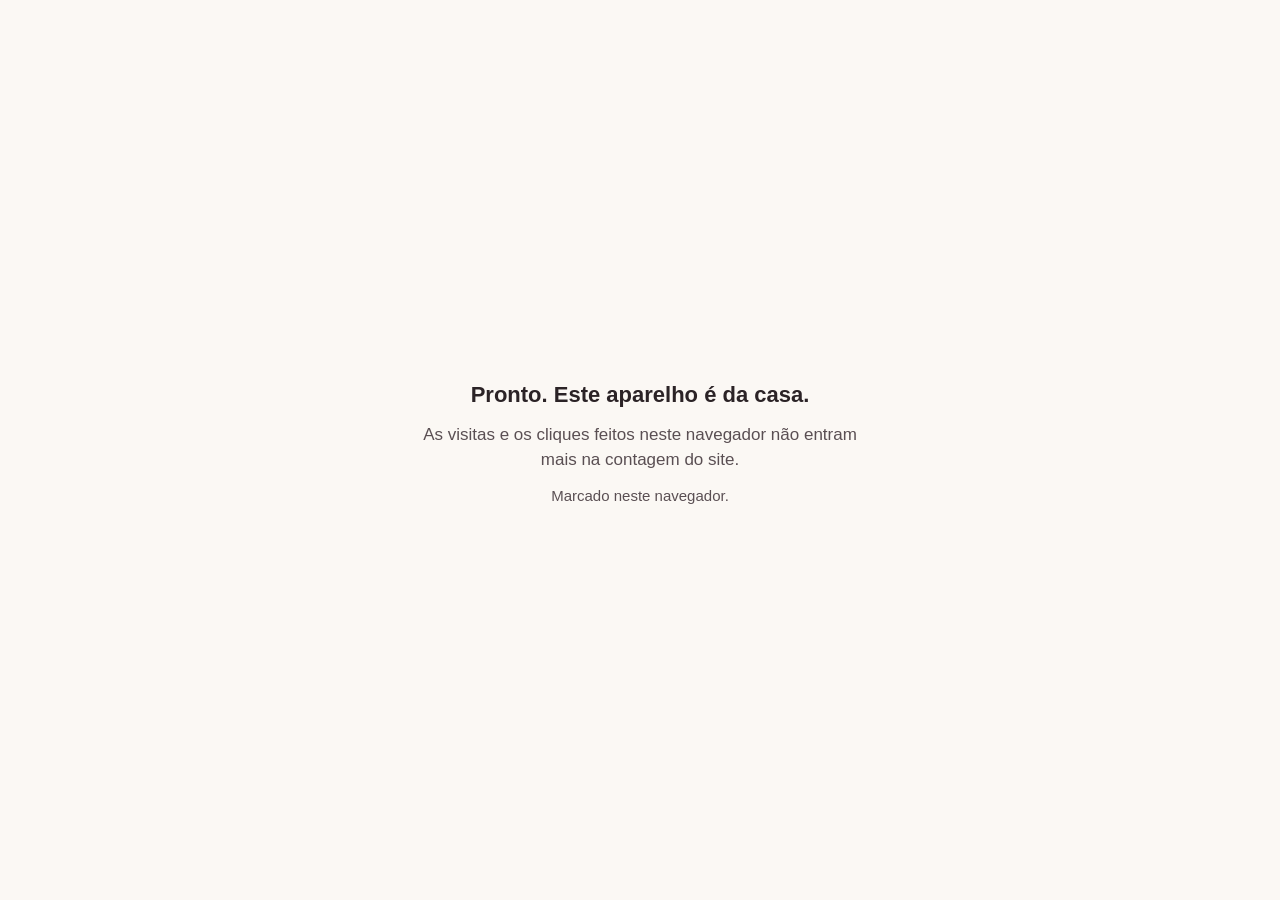
<file: eu-6fbrmwvpq7f8/index.html>
<!DOCTYPE html>
<html lang="pt-BR">
<head>
<meta charset="UTF-8">
<meta name="viewport" content="width=device-width, initial-scale=1">
<meta name="robots" content="noindex, nofollow">
<title>Aparelho da casa</title>
<style>
  * { box-sizing: border-box; }
  body { margin: 0; min-height: 100vh; display: flex; align-items: center; justify-content: center;
    background: #fbf8f4; color: #2b2326; font: 17px/1.5 -apple-system, "Segoe UI", Arial, sans-serif; padding: 24px; }
  main { max-width: 440px; width: 100%; text-align: center; }
  h1 { font-size: 22px; line-height: 1.3; margin: 0 0 12px; }
  p { margin: 0 0 12px; color: #5a4f53; }
  .estado { font-size: 15px; min-height: 22px; }
</style>
</head>
<body>
<main>
  <h1 id="msg">Pronto. Este aparelho é da casa.</h1>
  <p>As visitas e os cliques feitos neste navegador não entram mais na contagem do site.</p>
  <p class="estado" id="estado"></p>
</main>
<script src="../assets/js/config.js"></script>
<script>
(function () {
  var estado = document.getElementById("estado");
  var vid = null;
  try {
    localStorage.setItem("vt_dono", "1");
    vid = localStorage.getItem("vt_vid");
    if (!vid) {
      vid = Date.now().toString(36) + Math.random().toString(36).slice(2, 10);
      localStorage.setItem("vt_vid", vid);
    }
  } catch (e) {}
  var ep = (window.VT_CONFIG && VT_CONFIG.medicao && VT_CONFIG.medicao.endpoint) || "";
  if (!ep || !vid) { estado.textContent = "Marcado neste navegador."; return; }
  fetch(ep.replace(/\/event$/, "/owner"), {
    method: "POST", keepalive: true,
    headers: { "Content-Type": "application/json" },
    body: JSON.stringify({ vid: vid })
  }).then(function (r) {
    estado.textContent = r.ok ? "Registrado também no contador." : "Marcado neste navegador.";
  }).catch(function () { estado.textContent = "Marcado neste navegador."; });
})();
</script>
</body>
</html>
</file>
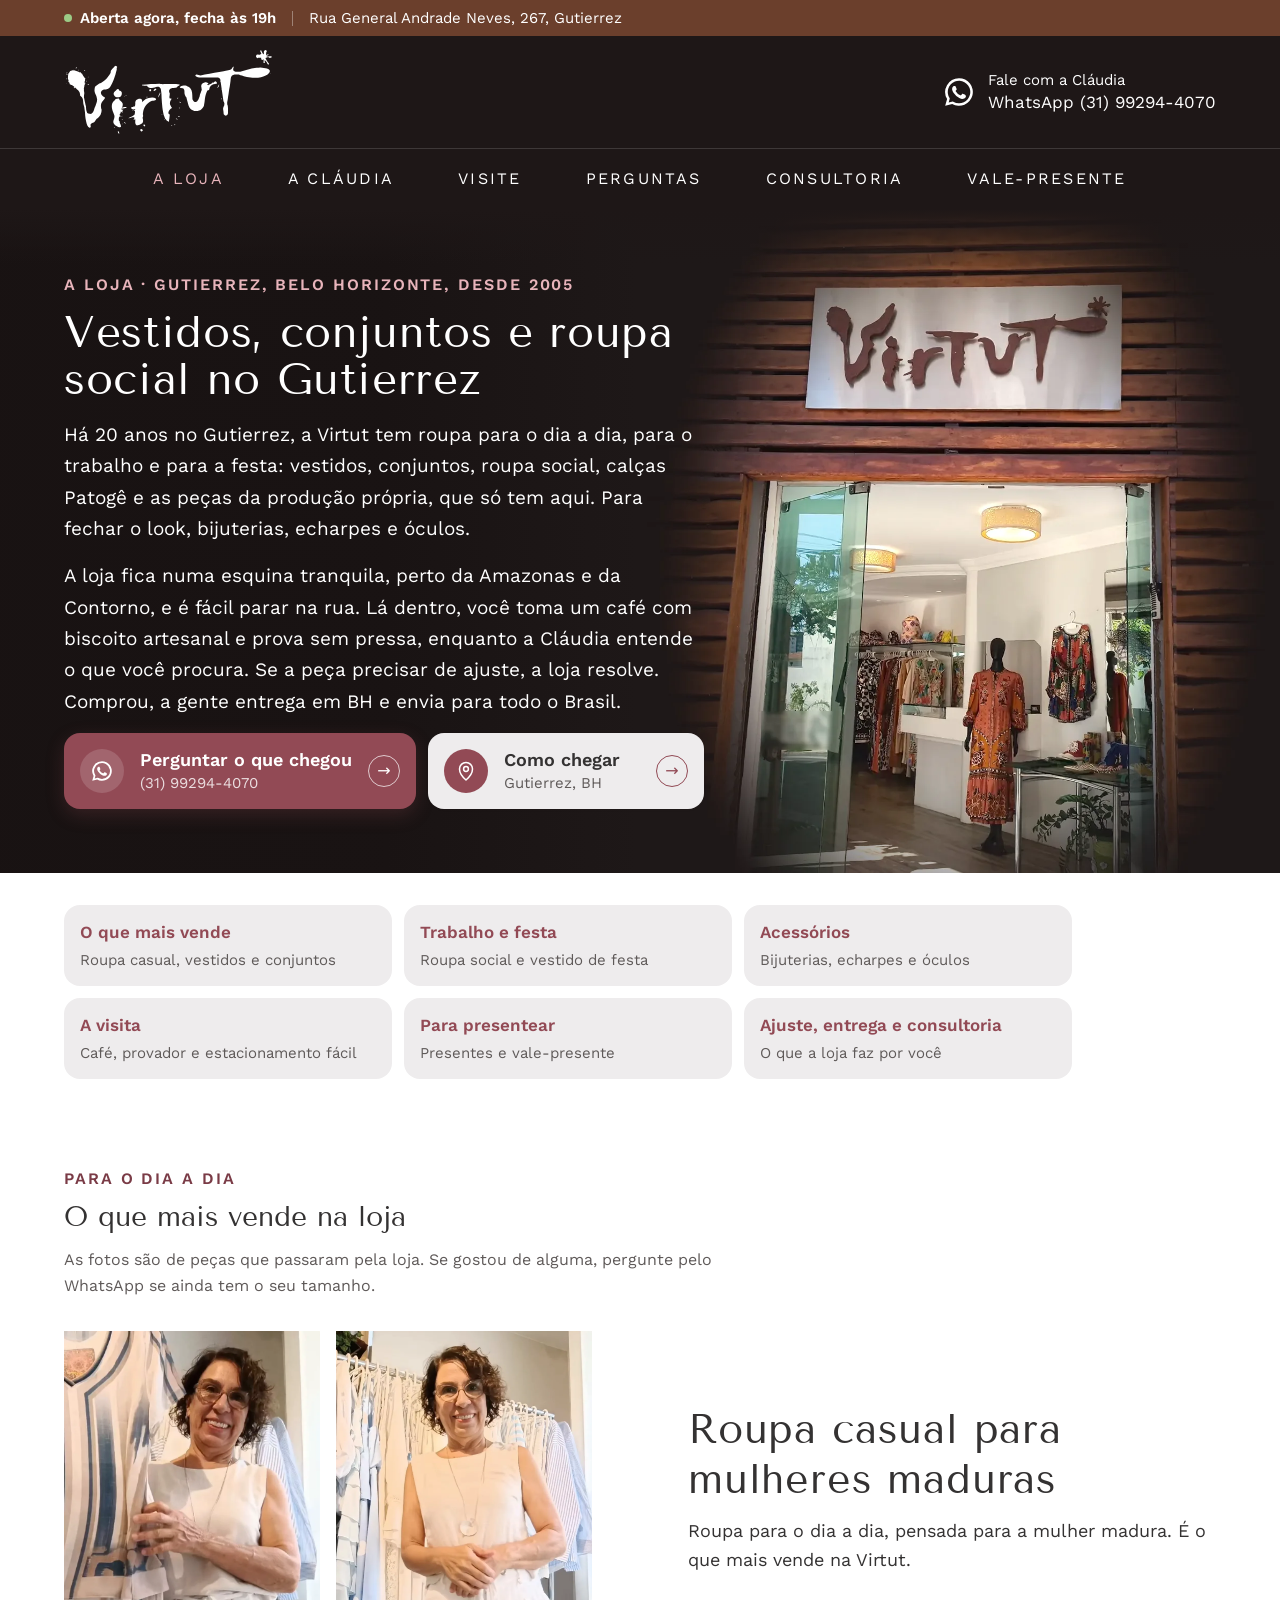
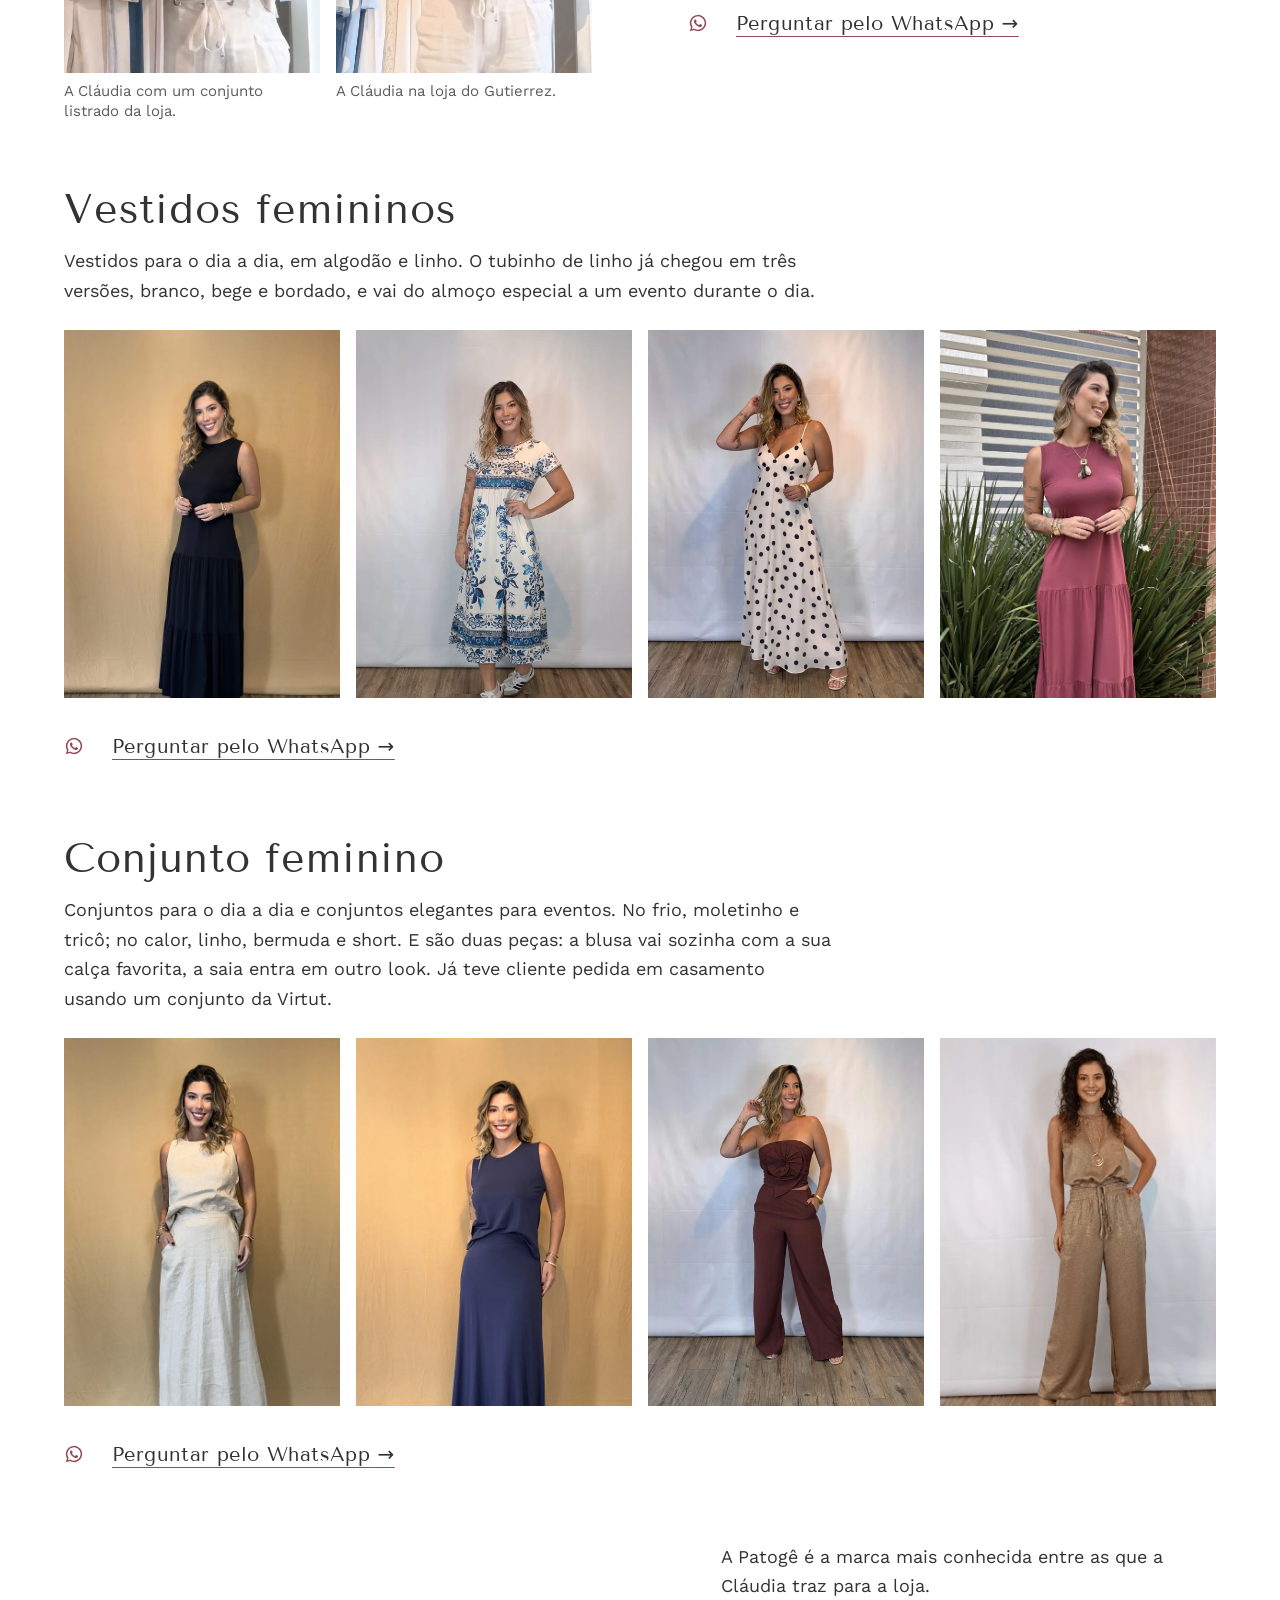
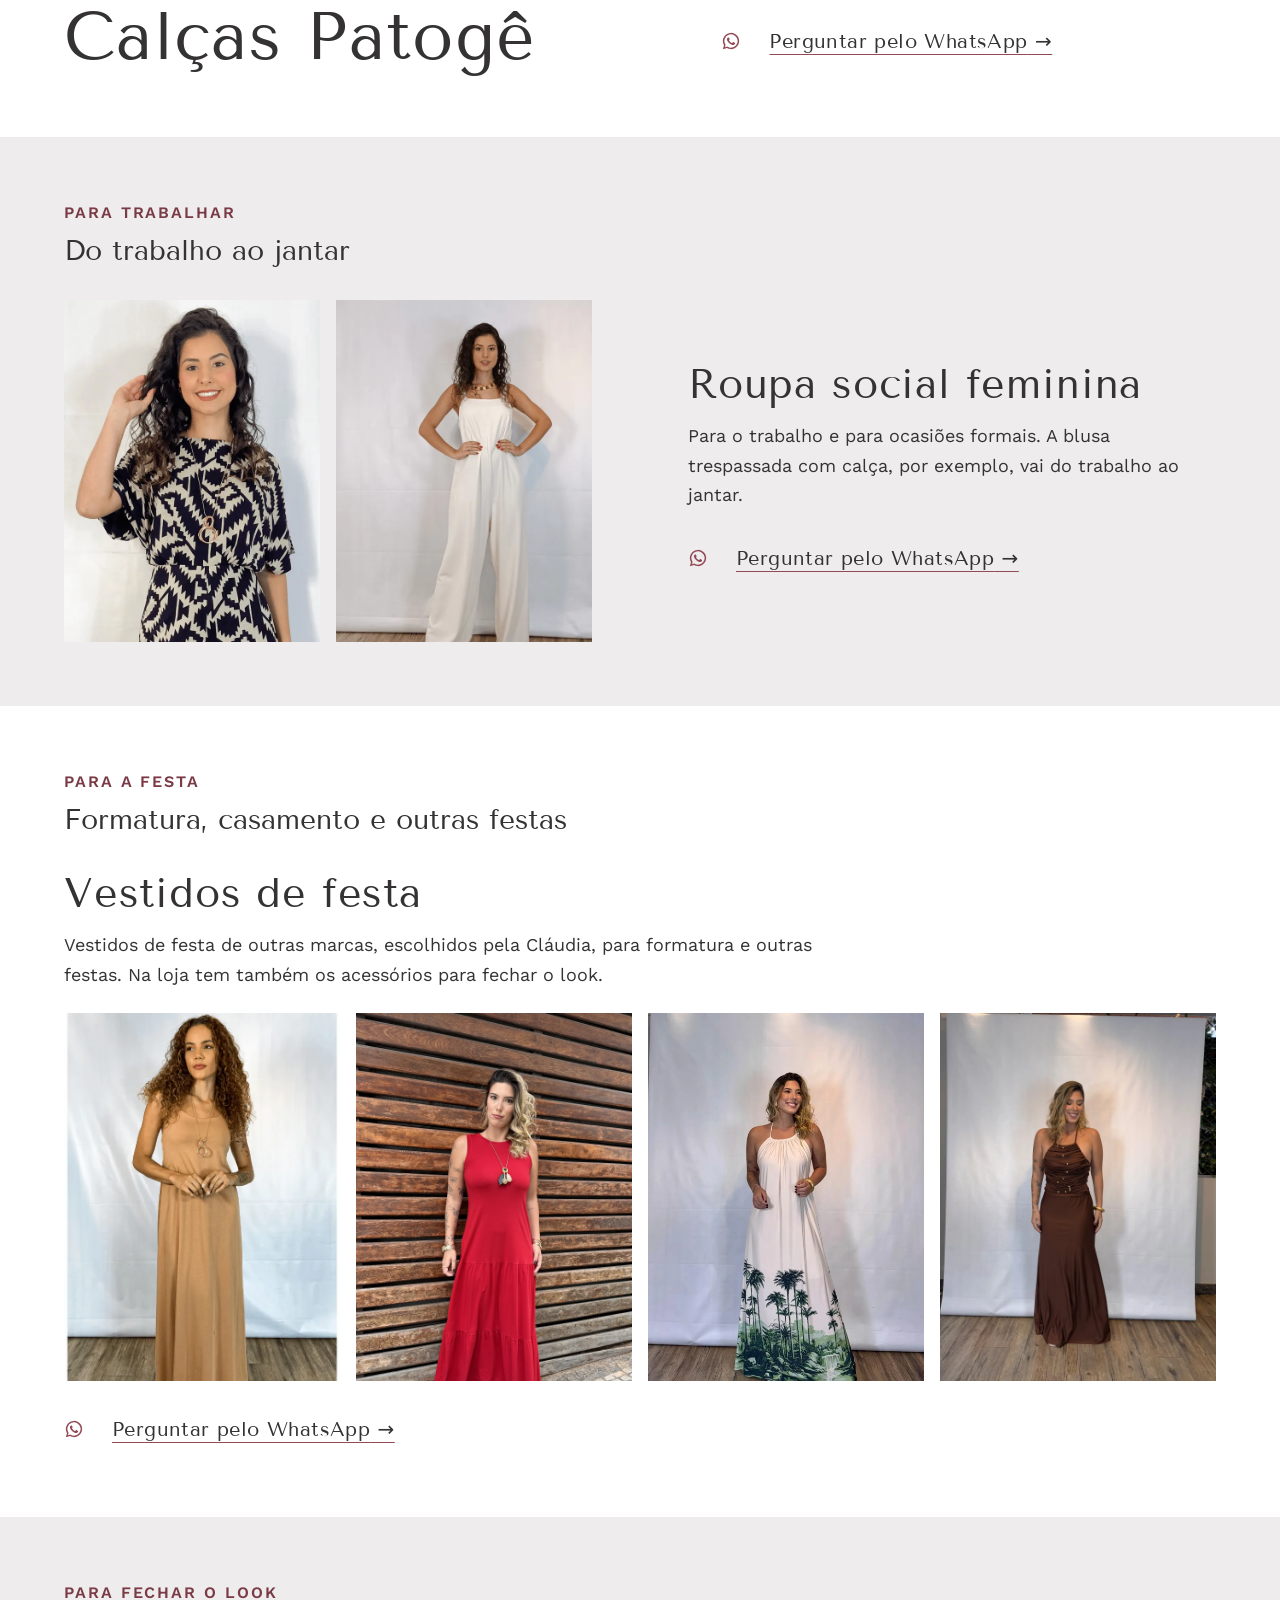
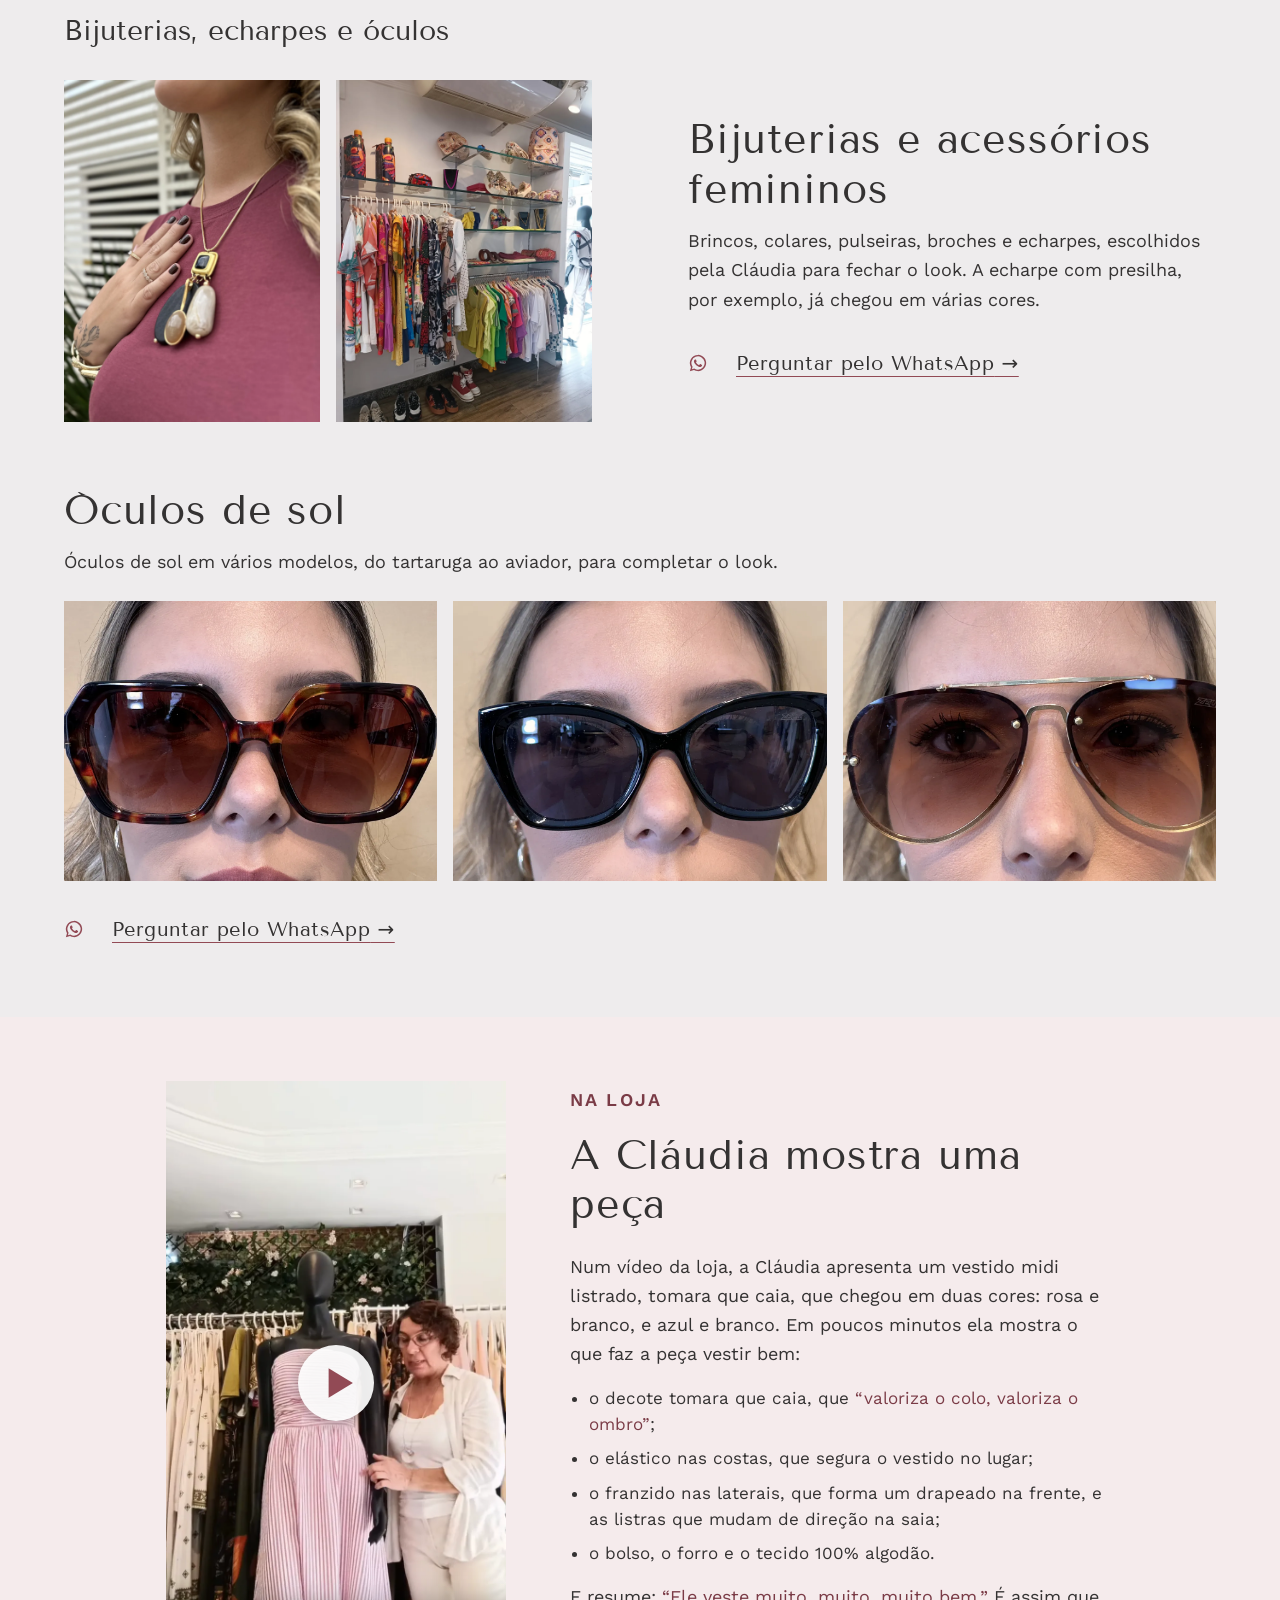
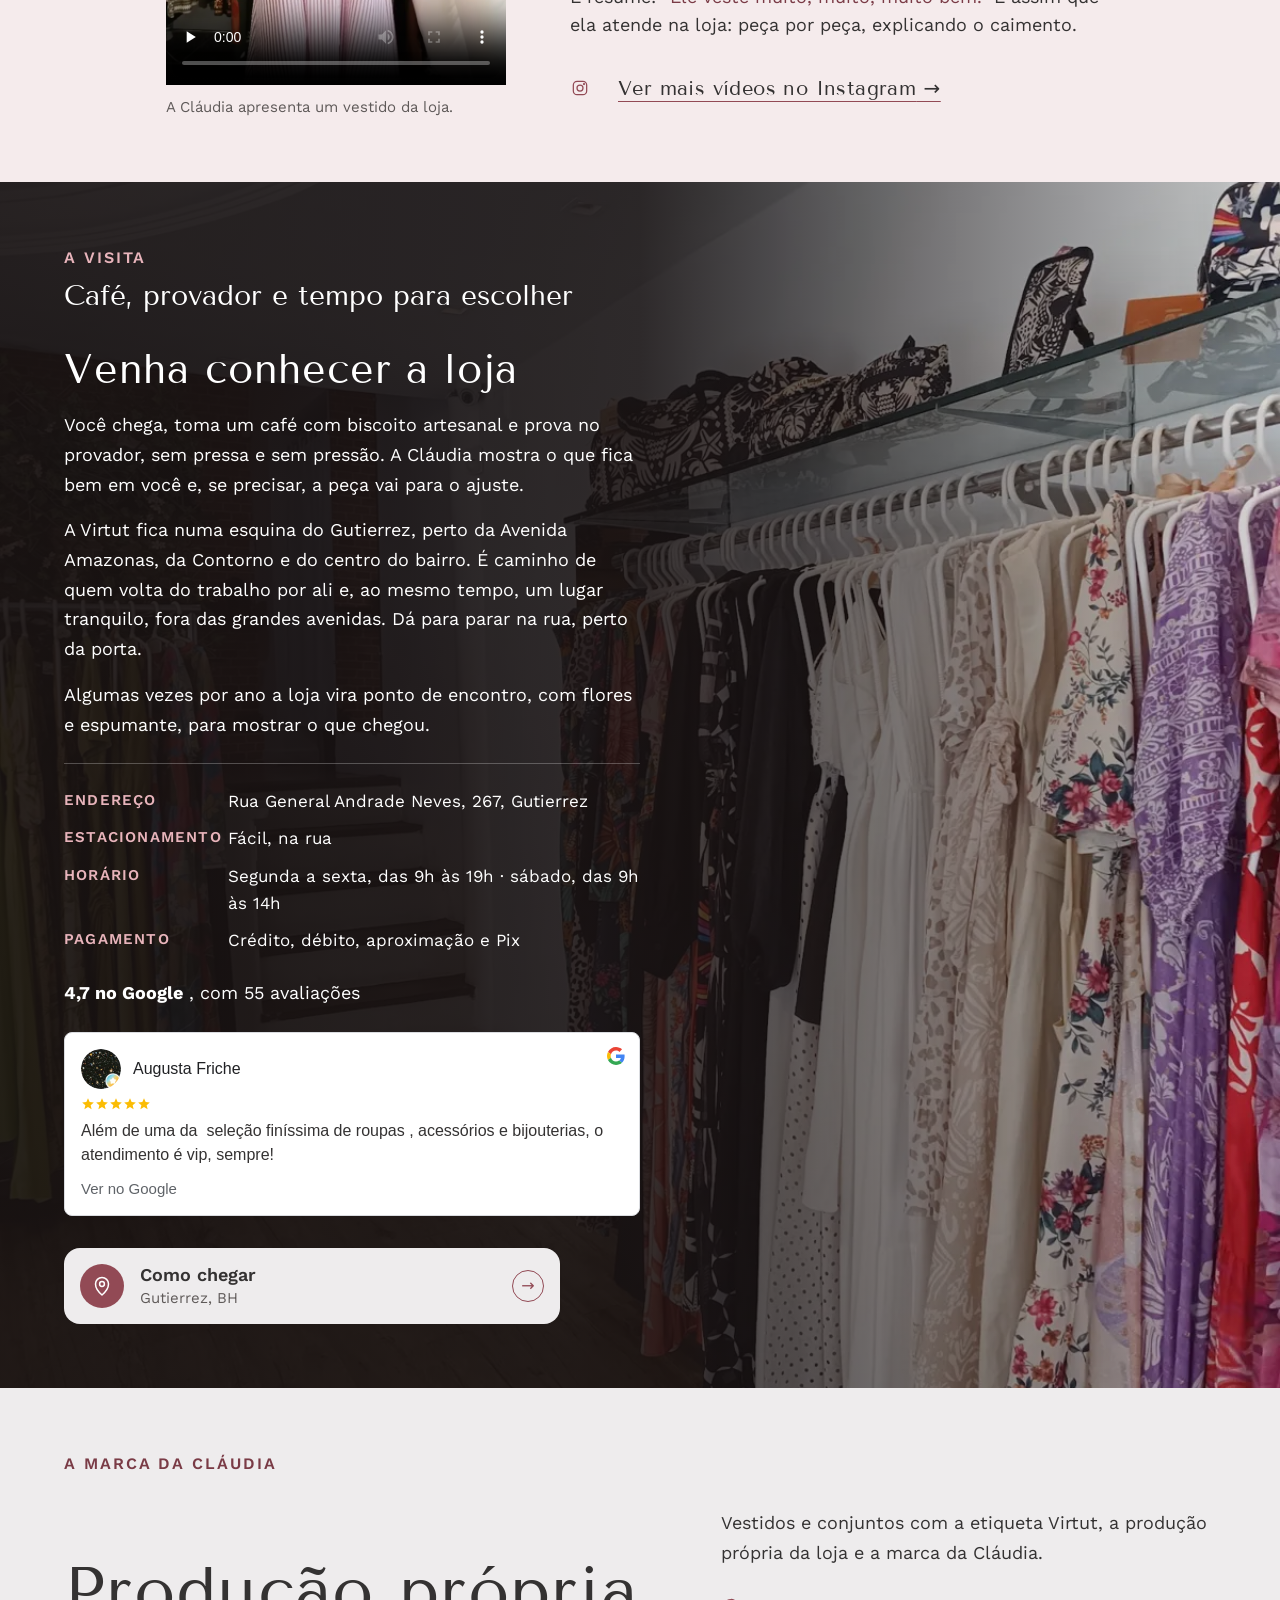
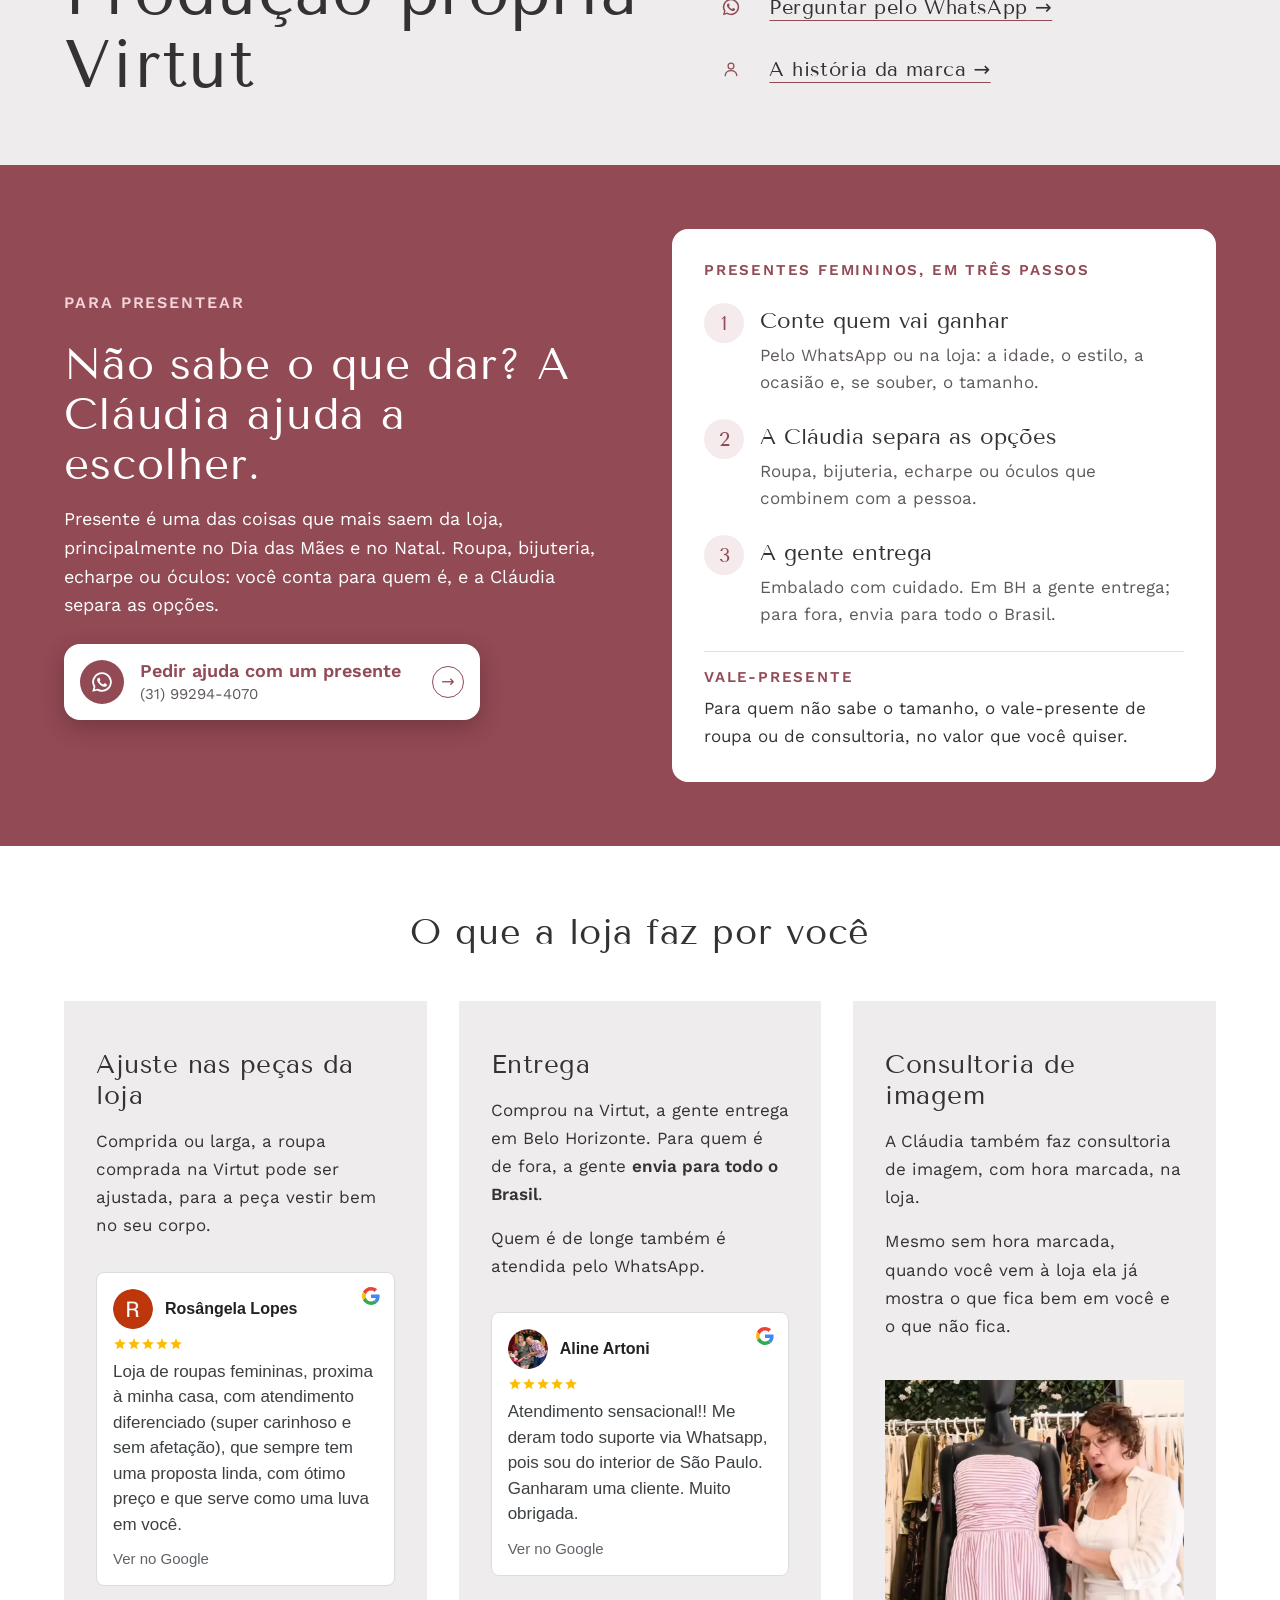
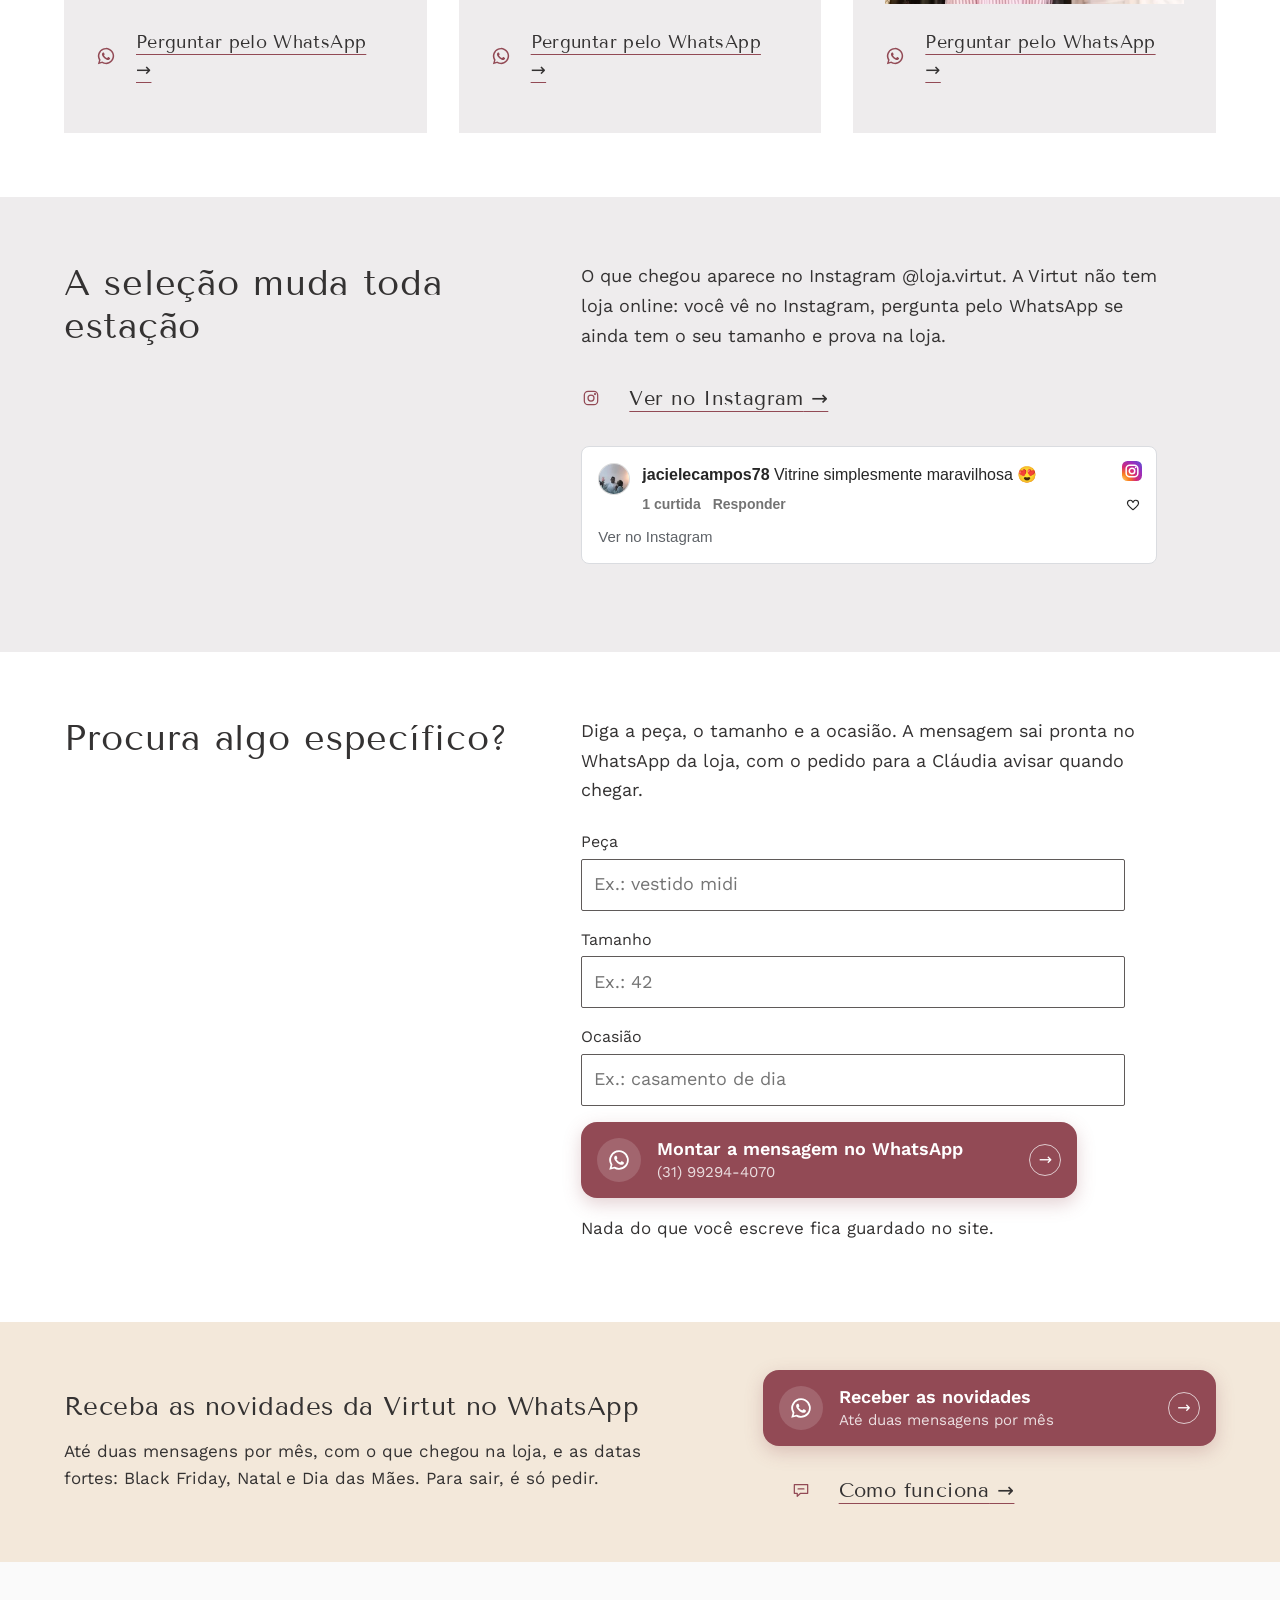
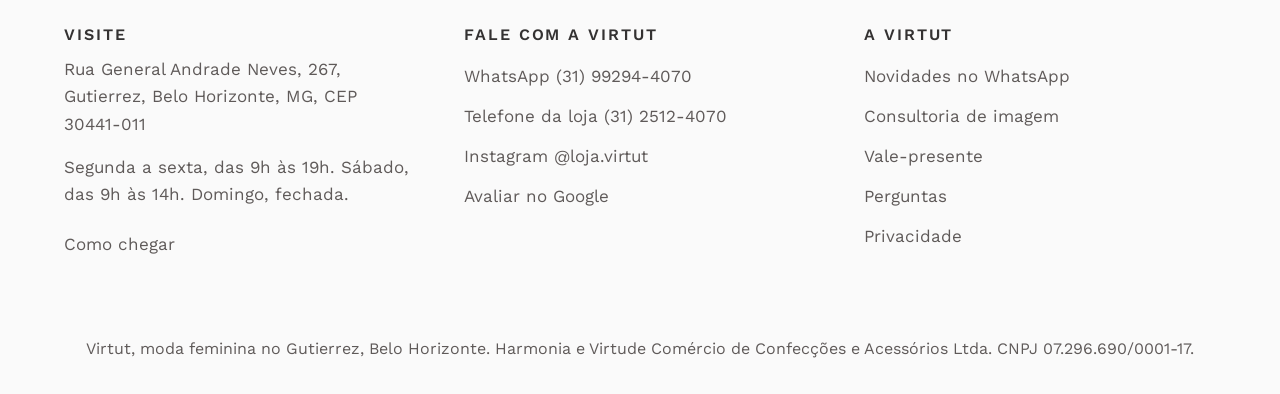
<file: loja/index.html>
<!doctype html>
<html lang="pt-BR">
<head>
<meta charset="utf-8">
<meta name="viewport" content="width=device-width, initial-scale=1">
<title>Vestidos, conjuntos e roupa social | Virtut, BH</title>
<meta name="description" content="Há 20 anos no Gutierrez, em BH: vestidos, conjuntos, roupa social, calças Patogê, produção própria, bijuterias, echarpes e óculos. Café, provador sem pressa, ajuste e entrega.">
<meta name="robots" content="index, follow">
<link rel="canonical" href="https://virtut.com.br/loja/">
<meta property="og:type" content="website">
<meta property="og:locale" content="pt_BR">
<meta property="og:site_name" content="Virtut">
<meta property="og:title" content="Vestidos, conjuntos e roupa social | Virtut, BH">
<meta property="og:description" content="Há 20 anos no Gutierrez, em BH: vestidos, conjuntos, roupa social, calças Patogê, produção própria, bijuterias, echarpes e óculos. Café, provador sem pressa, ajuste e entrega.">
<meta property="og:url" content="https://virtut.com.br/loja/">
<meta property="og:image" content="https://virtut.com.br/assets/img/entrada-virtut-gutierrez-1200.webp">
<meta name="theme-color" content="#FFFFFF">
<link rel="icon" href="../assets/img/favicon.svg" type="image/svg+xml">
<link rel="preload" href="../assets/fontes/worksans-latin.woff2" as="font" type="font/woff2" crossorigin>
<link rel="preload" href="../assets/fontes/tenorsans-latin.woff2" as="font" type="font/woff2" crossorigin>
<link rel="stylesheet" href="../assets/css/fontes.css?v=4c5b93b5">
<link rel="stylesheet" href="../assets/css/site.css?v=10eca340">
<script type="application/ld+json">
{
 "@context": "https://schema.org",
 "@graph": [
  {
   "@type": "ClothingStore",
   "@id": "https://virtut.com.br/#loja",
   "name": "Virtut",
   "url": "https://virtut.com.br/",
   "hasOfferCatalog": {
    "@type": "OfferCatalog",
    "name": "Linhas da Virtut",
    "itemListElement": [
     {
      "@type": "Offer",
      "itemOffered": {
       "@type": "Product",
       "name": "Roupa casual para mulheres maduras"
      }
     },
     {
      "@type": "Offer",
      "itemOffered": {
       "@type": "Product",
       "name": "Vestidos femininos"
      }
     },
     {
      "@type": "Offer",
      "itemOffered": {
       "@type": "Product",
       "name": "Vestidos de festa"
      }
     },
     {
      "@type": "Offer",
      "itemOffered": {
       "@type": "Product",
       "name": "Conjunto feminino"
      }
     },
     {
      "@type": "Offer",
      "itemOffered": {
       "@type": "Product",
       "name": "Roupa social feminina"
      }
     },
     {
      "@type": "Offer",
      "itemOffered": {
       "@type": "Product",
       "name": "Calças Patogê"
      }
     },
     {
      "@type": "Offer",
      "itemOffered": {
       "@type": "Product",
       "name": "Produção própria Virtut"
      }
     },
     {
      "@type": "Offer",
      "itemOffered": {
       "@type": "Product",
       "name": "Bijuterias e acessórios femininos"
      }
     },
     {
      "@type": "Offer",
      "itemOffered": {
       "@type": "Product",
       "name": "Presentes femininos"
      }
     },
     {
      "@type": "Offer",
      "itemOffered": {
       "@type": "Product",
       "name": "Vale-presente"
      }
     },
     {
      "@type": "Offer",
      "itemOffered": {
       "@type": "Service",
       "name": "Ajuste nas peças da loja"
      }
     },
     {
      "@type": "Offer",
      "itemOffered": {
       "@type": "Service",
       "name": "Entrega"
      }
     },
     {
      "@type": "Offer",
      "itemOffered": {
       "@type": "Service",
       "name": "Consultoria de imagem"
      }
     }
    ]
   }
  }
 ]
}
</script>
</head>
<body data-pagina="loja" class="topo-unico topo-escuro">
<header class="topo">
  <div class="topo-faixa"><div class="envolve topo-faixa-in"><span class="tf-status" data-aberta>Aberta agora</span><span class="tf-rua">Rua General Andrade Neves, 267, Gutierrez</span></div></div>
  <div class="envolve topo-linha">
    <a class="marca" href="../" aria-label="Virtut, página inicial"><img src="../assets/img/virtut-logo-preto.svg" alt="Virtut" width="210" height="70"></a>
    <a class="topo-contato" data-wa="Olá Cláudia, vi no site e quero saber o que chegou na loja." href="https://wa.me/5531992944070?text=Ol%C3%A1%20Cl%C3%A1udia%2C%20vi%20no%20site%20e%20quero%20saber%20o%20que%20chegou%20na%20loja."><svg viewBox="0 0 32 32" aria-hidden="true"><path fill="currentColor" d="M16 3a13 13 0 0 0-11.2 19.6L3 29l6.6-1.7A13 13 0 1 0 16 3Zm0 23.6a10.6 10.6 0 0 1-5.4-1.5l-.4-.2-3.9 1 1-3.8-.2-.4A10.6 10.6 0 1 1 16 26.6Zm5.8-7.9c-.3-.2-1.9-.9-2.2-1s-.5-.2-.7.2-.8 1-1 1.2-.4.2-.7 0a8.7 8.7 0 0 1-4.3-3.8c-.3-.6.3-.5.9-1.6.1-.2 0-.4 0-.5l-1-2.4c-.3-.6-.5-.5-.7-.5h-.6a1.2 1.2 0 0 0-.9.4 3.6 3.6 0 0 0-1.1 2.7 6.3 6.3 0 0 0 1.3 3.3 14.4 14.4 0 0 0 5.5 4.9c2 .9 2.8 1 3.9.8a3.3 3.3 0 0 0 2.1-1.5 2.7 2.7 0 0 0 .2-1.5c-.1-.2-.3-.3-.6-.4Z"/></svg><span><small>Fale com a Cláudia</small><strong>WhatsApp (31) 99294-4070</strong></span></a>
    <button class="menu-botao" type="button" data-menu aria-expanded="false" aria-controls="menu"><span class="mb-icone" aria-hidden="true"></span><span class="mb-menu">Menu</span></button>
  </div>
  <nav class="nav" id="menu" aria-label="Principal">
    <ul>
      <li><a href="../loja/" aria-current="page">A loja</a></li>
        <li><a href="../claudia/">A Cláudia</a></li>
        <li><a href="../visite/">Visite</a></li>
        <li><a href="../perguntas/">Perguntas</a></li>
        <li><a href="../consultoria/">Consultoria</a></li>
        <li><a href="../vale-presente/">Vale-presente</a></li>
    </ul>
  </nav>
</header>
<main id="conteudo">
<section class="abre abre-b" aria-label="Abertura"><div class="abre-escuro"><div class="envolve"><div class="abre-txt"><p class="rotulo">A loja · Gutierrez, Belo Horizonte, desde 2005</p><h1>Vestidos, conjuntos e roupa social no Gutierrez</h1><p class="lead">Há 20 anos no Gutierrez, a Virtut tem roupa para o dia a dia, para o trabalho e para a festa: vestidos, conjuntos, roupa social, calças Patogê e as peças da produção própria, que só tem aqui. Para fechar o look, bijuterias, echarpes e óculos.</p><p class="lead">A loja fica numa esquina tranquila, perto da Amazonas e da Contorno, e é fácil parar na rua. Lá dentro, você toma um café com biscoito artesanal e prova sem pressa, enquanto a Cláudia entende o que você procura. Se a peça precisar de ajuste, a loja resolve. Comprou, a gente entrega em BH e envia para todo o Brasil.</p><div class="acoes"><a class="acao-1 so-notebook" data-wa="Olá Cláudia, vi no site e quero saber o que chegou na loja." href="https://wa.me/5531992944070?text=Ol%C3%A1%20Cl%C3%A1udia%2C%20vi%20no%20site%20e%20quero%20saber%20o%20que%20chegou%20na%20loja."><span class="acao-ic"><svg class="ic-wa" width="24" height="24" viewBox="0 0 32 32" aria-hidden="true"><path fill="currentColor" d="M16 3a13 13 0 0 0-11.2 19.6L3 29l6.6-1.7A13 13 0 1 0 16 3Zm0 23.6a10.6 10.6 0 0 1-5.4-1.5l-.4-.2-3.9 1 1-3.8-.2-.4A10.6 10.6 0 1 1 16 26.6Zm5.8-7.9c-.3-.2-1.9-.9-2.2-1s-.5-.2-.7.2-.8 1-1 1.2-.4.2-.7 0a8.7 8.7 0 0 1-4.3-3.8c-.3-.6.3-.5.9-1.6.1-.2 0-.4 0-.5l-1-2.4c-.3-.6-.5-.5-.7-.5h-.6a1.2 1.2 0 0 0-.9.4 3.6 3.6 0 0 0-1.1 2.7 6.3 6.3 0 0 0 1.3 3.3 14.4 14.4 0 0 0 5.5 4.9c2 .9 2.8 1 3.9.8a3.3 3.3 0 0 0 2.1-1.5 2.7 2.7 0 0 0 .2-1.5c-.1-.2-.3-.3-.6-.4Z"/></svg></span><span class="acao-txt"><strong>Perguntar o que chegou</strong><span>(31) 99294-4070</span></span><span class="acao-seta" aria-hidden="true">→</span></a><a class="acao-2" href="https://www.google.com/maps/dir/?api=1&destination=Virtut%2C%20Rua%20General%20Andrade%20Neves%2C%20267%2C%20Gutierrez%2C%20Belo%20Horizonte&destination_place_id=ChIJEZ4xlXKXpgARcglzFDddNpg" data-rota><span class="acao-ic"><svg viewBox="0 0 24 24" width="24" height="24" fill="none" stroke="currentColor" stroke-width="1.5" stroke-linecap="round" stroke-linejoin="round" aria-hidden="true"><path d="M12 21s-6.5-5.6-6.5-11a6.5 6.5 0 0 1 13 0c0 5.4-6.5 11-6.5 11z"/><circle cx="12" cy="10" r="2.4"/></svg></span><span class="acao-txt"><strong>Como chegar</strong><span>Gutierrez, BH</span></span><span class="acao-seta" aria-hidden="true">→</span></a></div></div></div></div><div class="envolve abre-idx"><ul class="indice2" aria-label="Nesta página"><li><a href="#dia-a-dia"><strong>O que mais vende</strong><span>Roupa casual, vestidos e conjuntos</span></a></li><li><a href="#trabalho"><strong>Trabalho e festa</strong><span>Roupa social e vestido de festa</span></a></li><li><a href="#acessorios-sec"><strong>Acessórios</strong><span>Bijuterias, echarpes e óculos</span></a></li><li><a href="#visita"><strong>A visita</strong><span>Café, provador e estacionamento fácil</span></a></li><li><a href="#presentes"><strong>Para presentear</strong><span>Presentes e vale-presente</span></a></li><li><a href="#servicos"><strong>Ajuste, entrega e consultoria</strong><span>O que a loja faz por você</span></a></li></ul></div></section>
<section class="momento f-branco" id="dia-a-dia" aria-label="Para o dia a dia"><div class="envolve"><div class="mom-cab"><p class="rotulo">Para o dia a dia</p><p class="mom-t">O que mais vende na loja</p><p class="mom-linha">As fotos são de peças que passaram pela loja. Se gostou de alguma, pergunte pelo WhatsApp se ainda tem o seu tamanho.</p></div><div class="prat p2" id="casual"><h2>Roupa casual para mulheres maduras</h2><p class="prat-p">Roupa para o dia a dia, pensada para a mulher madura. É o que mais vende na Virtut.</p><ul class="fila f2"><li><figure><div class="ph"><img src="../assets/img/claudia-amarante-pecas.webp" alt="A Cláudia ao lado de um conjunto listrado azul e branco da loja" width="1080" height="1350" loading="lazy" style="object-position:80% 20%"></div><figcaption>A Cláudia com um conjunto listrado da loja.</figcaption></figure></li><li><figure><div class="ph"><img src="../assets/img/claudia-amarante-na-loja.webp" alt="A Cláudia, de regata e calça de linho brancas, sorrindo entre as araras da loja" width="1080" height="1350" loading="lazy" style="object-position:50% 15%"></div><figcaption>A Cláudia na loja do Gutierrez.</figcaption></figure></li></ul><div class="acoes"><a class="acao-3" href="https://wa.me/5531992944070?text=Ol%C3%A1%20Cl%C3%A1udia%2C%20vi%20no%20site%20e%20quero%20saber%20o%20que%20chegou%20de%20roupa%20casual." data-wa="Olá Cláudia, vi no site e quero saber o que chegou de roupa casual."><span class="acao-ic"><svg class="ic-wa" width="20" height="20" viewBox="0 0 32 32" aria-hidden="true"><path fill="currentColor" d="M16 3a13 13 0 0 0-11.2 19.6L3 29l6.6-1.7A13 13 0 1 0 16 3Zm0 23.6a10.6 10.6 0 0 1-5.4-1.5l-.4-.2-3.9 1 1-3.8-.2-.4A10.6 10.6 0 1 1 16 26.6Zm5.8-7.9c-.3-.2-1.9-.9-2.2-1s-.5-.2-.7.2-.8 1-1 1.2-.4.2-.7 0a8.7 8.7 0 0 1-4.3-3.8c-.3-.6.3-.5.9-1.6.1-.2 0-.4 0-.5l-1-2.4c-.3-.6-.5-.5-.7-.5h-.6a1.2 1.2 0 0 0-.9.4 3.6 3.6 0 0 0-1.1 2.7 6.3 6.3 0 0 0 1.3 3.3 14.4 14.4 0 0 0 5.5 4.9c2 .9 2.8 1 3.9.8a3.3 3.3 0 0 0 2.1-1.5 2.7 2.7 0 0 0 .2-1.5c-.1-.2-.3-.3-.6-.4Z"/></svg></span><span class="acao-txt"><span class="acao-3-t">Perguntar pelo WhatsApp<span class="seta" aria-hidden="true"> →</span></span></span></a></div></div><div class="prat" id="vestidos"><h2>Vestidos femininos</h2><p class="prat-p">Vestidos para o dia a dia, em algodão e linho. O tubinho de linho já chegou em três versões, branco, bege e bordado, e vai do almoço especial a um evento durante o dia.</p><ul class="fila "><li><figure><div class="ph"><img src="../assets/img/look-vestido-longo-preto-camadas-1200.webp" alt="Vestido longo preto, sem manga, com saia em camadas" width="1200" height="2133" loading="lazy"></div></figure></li><li><figure><div class="ph"><img src="../assets/img/peca-vestido-azul-branco-estampado-937.webp" alt="Vestido de manga curta, estampa azul e branca" width="937" height="1600" loading="lazy"></div></figure></li><li><figure><div class="ph"><img src="../assets/img/peca-vestido-poa-longo-1058.webp" alt="Vestido longo branco de bolas pretas, de alças finas" width="1058" height="1403" loading="lazy"></div></figure></li><li><figure><div class="ph"><img src="../assets/img/look-vestido-longo-bordo-malha-1200.webp" alt="Vestido longo bordô em malha, com colar" width="1200" height="2133" loading="lazy"></div></figure></li></ul><div class="acoes"><a class="acao-3" href="https://wa.me/5531992944070?text=Ol%C3%A1%20Cl%C3%A1udia%2C%20vi%20no%20site%20e%20quero%20saber%20o%20que%20tem%20de%20vestidos." data-wa="Olá Cláudia, vi no site e quero saber o que tem de vestidos."><span class="acao-ic"><svg class="ic-wa" width="20" height="20" viewBox="0 0 32 32" aria-hidden="true"><path fill="currentColor" d="M16 3a13 13 0 0 0-11.2 19.6L3 29l6.6-1.7A13 13 0 1 0 16 3Zm0 23.6a10.6 10.6 0 0 1-5.4-1.5l-.4-.2-3.9 1 1-3.8-.2-.4A10.6 10.6 0 1 1 16 26.6Zm5.8-7.9c-.3-.2-1.9-.9-2.2-1s-.5-.2-.7.2-.8 1-1 1.2-.4.2-.7 0a8.7 8.7 0 0 1-4.3-3.8c-.3-.6.3-.5.9-1.6.1-.2 0-.4 0-.5l-1-2.4c-.3-.6-.5-.5-.7-.5h-.6a1.2 1.2 0 0 0-.9.4 3.6 3.6 0 0 0-1.1 2.7 6.3 6.3 0 0 0 1.3 3.3 14.4 14.4 0 0 0 5.5 4.9c2 .9 2.8 1 3.9.8a3.3 3.3 0 0 0 2.1-1.5 2.7 2.7 0 0 0 .2-1.5c-.1-.2-.3-.3-.6-.4Z"/></svg></span><span class="acao-txt"><span class="acao-3-t">Perguntar pelo WhatsApp<span class="seta" aria-hidden="true"> →</span></span></span></a></div></div><div class="prat" id="conjuntos"><h2>Conjunto feminino</h2><p class="prat-p">Conjuntos para o dia a dia e conjuntos elegantes para eventos. No frio, moletinho e tricô; no calor, linho, bermuda e short. E são duas peças: a blusa vai sozinha com a sua calça favorita, a saia entra em outro look. Já teve cliente pedida em casamento usando um conjunto da Virtut.</p><ul class="fila "><li><figure><div class="ph"><img src="../assets/img/look-conjunto-linho-cru-blusa-saia-longa-1200.webp" alt="Conjunto de linho cru, com blusa sem manga e saia longa com bolsos" width="1200" height="2133" loading="lazy"></div></figure></li><li><figure><div class="ph"><img src="../assets/img/look-conjunto-azul-marinho-blusa-saia-longa-1200.webp" alt="Conjunto azul-marinho, com blusa sem manga e saia longa" width="1200" height="2133" loading="lazy"></div></figure></li><li><figure><div class="ph"><img src="../assets/img/peca-conjunto-marrom-tomara-que-caia-calca-1080.webp" alt="Conjunto marrom de top tomara que caia com laço e calça pantalona" width="1080" height="1432" loading="lazy"></div></figure></li><li><figure><div class="ph"><img src="../assets/img/peca-conjunto-sol-do-deserto.webp" alt="Conjunto de blusa e calça em tom de areia" width="600" height="800" loading="lazy"></div></figure></li></ul><div class="acoes"><a class="acao-3" href="https://wa.me/5531992944070?text=Ol%C3%A1%20Cl%C3%A1udia%2C%20vi%20no%20site%20e%20quero%20saber%20o%20que%20tem%20de%20conjuntos." data-wa="Olá Cláudia, vi no site e quero saber o que tem de conjuntos."><span class="acao-ic"><svg class="ic-wa" width="20" height="20" viewBox="0 0 32 32" aria-hidden="true"><path fill="currentColor" d="M16 3a13 13 0 0 0-11.2 19.6L3 29l6.6-1.7A13 13 0 1 0 16 3Zm0 23.6a10.6 10.6 0 0 1-5.4-1.5l-.4-.2-3.9 1 1-3.8-.2-.4A10.6 10.6 0 1 1 16 26.6Zm5.8-7.9c-.3-.2-1.9-.9-2.2-1s-.5-.2-.7.2-.8 1-1 1.2-.4.2-.7 0a8.7 8.7 0 0 1-4.3-3.8c-.3-.6.3-.5.9-1.6.1-.2 0-.4 0-.5l-1-2.4c-.3-.6-.5-.5-.7-.5h-.6a1.2 1.2 0 0 0-.9.4 3.6 3.6 0 0 0-1.1 2.7 6.3 6.3 0 0 0 1.3 3.3 14.4 14.4 0 0 0 5.5 4.9c2 .9 2.8 1 3.9.8a3.3 3.3 0 0 0 2.1-1.5 2.7 2.7 0 0 0 .2-1.5c-.1-.2-.3-.3-.6-.4Z"/></svg></span><span class="acao-txt"><span class="acao-3-t">Perguntar pelo WhatsApp<span class="seta" aria-hidden="true"> →</span></span></span></a></div></div><div class="letrao" id="patoge"><h2>Calças Patogê</h2><div class="letrao-d"><p>A Patogê é a marca mais conhecida entre as que a Cláudia traz para a loja.</p><div class="acoes"><a class="acao-3" href="https://wa.me/5531992944070?text=Ol%C3%A1%20Cl%C3%A1udia%2C%20vi%20no%20site%20e%20quero%20saber%20das%20cal%C3%A7as%20Patog%C3%AA." data-wa="Olá Cláudia, vi no site e quero saber das calças Patogê."><span class="acao-ic"><svg class="ic-wa" width="20" height="20" viewBox="0 0 32 32" aria-hidden="true"><path fill="currentColor" d="M16 3a13 13 0 0 0-11.2 19.6L3 29l6.6-1.7A13 13 0 1 0 16 3Zm0 23.6a10.6 10.6 0 0 1-5.4-1.5l-.4-.2-3.9 1 1-3.8-.2-.4A10.6 10.6 0 1 1 16 26.6Zm5.8-7.9c-.3-.2-1.9-.9-2.2-1s-.5-.2-.7.2-.8 1-1 1.2-.4.2-.7 0a8.7 8.7 0 0 1-4.3-3.8c-.3-.6.3-.5.9-1.6.1-.2 0-.4 0-.5l-1-2.4c-.3-.6-.5-.5-.7-.5h-.6a1.2 1.2 0 0 0-.9.4 3.6 3.6 0 0 0-1.1 2.7 6.3 6.3 0 0 0 1.3 3.3 14.4 14.4 0 0 0 5.5 4.9c2 .9 2.8 1 3.9.8a3.3 3.3 0 0 0 2.1-1.5 2.7 2.7 0 0 0 .2-1.5c-.1-.2-.3-.3-.6-.4Z"/></svg></span><span class="acao-txt"><span class="acao-3-t">Perguntar pelo WhatsApp<span class="seta" aria-hidden="true"> →</span></span></span></a></div></div></div></div></section>

<section class="momento f-linho" id="trabalho" aria-label="Para trabalhar"><div class="envolve"><div class="mom-cab"><p class="rotulo">Para trabalhar</p><p class="mom-t">Do trabalho ao jantar</p></div><div class="prat p2" id="social"><h2>Roupa social feminina</h2><p class="prat-p">Para o trabalho e para ocasiões formais. A blusa trespassada com calça, por exemplo, vai do trabalho ao jantar.</p><ul class="fila f2"><li><figure><div class="ph"><img src="../assets/img/peca-blusa-corrosao.webp" alt="Blusa preta e branca de estampa geométrica, de manga curta" width="600" height="800" loading="lazy"></div></figure></li><li><figure><div class="ph"><img src="../assets/img/peca-macacao-branco-crepe.webp" alt="Macacão branco de crepe, de alças" width="600" height="800" loading="lazy"></div></figure></li></ul><div class="acoes"><a class="acao-3" href="https://wa.me/5531992944070?text=Ol%C3%A1%20Cl%C3%A1udia%2C%20vi%20no%20site%20e%20quero%20saber%20o%20que%20tem%20de%20roupa%20social." data-wa="Olá Cláudia, vi no site e quero saber o que tem de roupa social."><span class="acao-ic"><svg class="ic-wa" width="20" height="20" viewBox="0 0 32 32" aria-hidden="true"><path fill="currentColor" d="M16 3a13 13 0 0 0-11.2 19.6L3 29l6.6-1.7A13 13 0 1 0 16 3Zm0 23.6a10.6 10.6 0 0 1-5.4-1.5l-.4-.2-3.9 1 1-3.8-.2-.4A10.6 10.6 0 1 1 16 26.6Zm5.8-7.9c-.3-.2-1.9-.9-2.2-1s-.5-.2-.7.2-.8 1-1 1.2-.4.2-.7 0a8.7 8.7 0 0 1-4.3-3.8c-.3-.6.3-.5.9-1.6.1-.2 0-.4 0-.5l-1-2.4c-.3-.6-.5-.5-.7-.5h-.6a1.2 1.2 0 0 0-.9.4 3.6 3.6 0 0 0-1.1 2.7 6.3 6.3 0 0 0 1.3 3.3 14.4 14.4 0 0 0 5.5 4.9c2 .9 2.8 1 3.9.8a3.3 3.3 0 0 0 2.1-1.5 2.7 2.7 0 0 0 .2-1.5c-.1-.2-.3-.3-.6-.4Z"/></svg></span><span class="acao-txt"><span class="acao-3-t">Perguntar pelo WhatsApp<span class="seta" aria-hidden="true"> →</span></span></span></a></div></div></div></section>
<section class="momento f-branco" id="festa" aria-label="Para a festa"><div class="envolve"><div class="mom-cab"><p class="rotulo">Para a festa</p><p class="mom-t">Formatura, casamento e outras festas</p></div><div class="prat" id="vestidos-de-festa"><h2>Vestidos de festa</h2><p class="prat-p">Vestidos de festa de outras marcas, escolhidos pela Cláudia, para formatura e outras festas. Na loja tem também os acessórios para fechar o look.</p><ul class="fila "><li><figure><div class="ph"><img src="../assets/img/peca-vestido-champagne-longo.webp" alt="Vestido longo champagne" width="600" height="800" loading="lazy"></div></figure></li><li><figure><div class="ph"><img src="../assets/img/look-vestido-longo-vermelho-camadas-1200.webp" alt="Vestido longo vermelho, sem manga, com saia em camadas" width="600" height="800" loading="lazy"></div></figure></li><li><figure><div class="ph"><img src="../assets/img/peca-vestido-branco-barra-palmeiras-1080.webp" alt="Vestido longo branco de alças amarradas, com barra de palmeiras" width="1080" height="1432" loading="lazy"></div></figure></li><li><figure><div class="ph"><img src="../assets/img/peca-vestido-marrom-longo-pose-aberta-1200.webp" alt="Vestido longo marrom de festa, com detalhes dourados na cintura" width="1200" height="1600" loading="lazy"></div></figure></li></ul><div class="acoes"><a class="acao-3" href="https://wa.me/5531992944070?text=Ol%C3%A1%20Cl%C3%A1udia%2C%20vi%20no%20site%20e%20quero%20saber%20o%20que%20tem%20para%20a%20minha%20festa." data-wa="Olá Cláudia, vi no site e quero saber o que tem para a minha festa."><span class="acao-ic"><svg class="ic-wa" width="20" height="20" viewBox="0 0 32 32" aria-hidden="true"><path fill="currentColor" d="M16 3a13 13 0 0 0-11.2 19.6L3 29l6.6-1.7A13 13 0 1 0 16 3Zm0 23.6a10.6 10.6 0 0 1-5.4-1.5l-.4-.2-3.9 1 1-3.8-.2-.4A10.6 10.6 0 1 1 16 26.6Zm5.8-7.9c-.3-.2-1.9-.9-2.2-1s-.5-.2-.7.2-.8 1-1 1.2-.4.2-.7 0a8.7 8.7 0 0 1-4.3-3.8c-.3-.6.3-.5.9-1.6.1-.2 0-.4 0-.5l-1-2.4c-.3-.6-.5-.5-.7-.5h-.6a1.2 1.2 0 0 0-.9.4 3.6 3.6 0 0 0-1.1 2.7 6.3 6.3 0 0 0 1.3 3.3 14.4 14.4 0 0 0 5.5 4.9c2 .9 2.8 1 3.9.8a3.3 3.3 0 0 0 2.1-1.5 2.7 2.7 0 0 0 .2-1.5c-.1-.2-.3-.3-.6-.4Z"/></svg></span><span class="acao-txt"><span class="acao-3-t">Perguntar pelo WhatsApp<span class="seta" aria-hidden="true"> →</span></span></span></a></div></div></div></section>
<section class="momento f-linho" id="acessorios-sec" aria-label="Acessórios"><div class="envolve"><div class="mom-cab"><p class="rotulo">Para fechar o look</p><p class="mom-t">Bijuterias, echarpes e óculos</p></div><div class="prat p2" id="acessorios"><h2>Bijuterias e acessórios femininos</h2><p class="prat-p">Brincos, colares, pulseiras, broches e echarpes, escolhidos pela Cláudia para fechar o look. A echarpe com presilha, por exemplo, já chegou em várias cores.</p><ul class="fila f2"><li><figure><div class="ph"><img src="../assets/img/acessorio-colar-pendente-vestido-bordo-1200.webp" alt="Colar longo com pendente de resina e metal dourado sobre um vestido bordô" width="1200" height="1600" loading="lazy" style="object-position:50% 35%"></div></figure></li><li><figure><div class="ph"><img src="../assets/img/interior-virtut-blusas-acessorios-1200.webp" alt="Blusas em cabides e prateleiras de vidro com bolsas e acessórios, dentro da Virtut" width="1200" height="1600" loading="lazy" style="object-position:50% 40%"></div></figure></li></ul><div class="acoes"><a class="acao-3" href="https://wa.me/5531992944070?text=Ol%C3%A1%20Cl%C3%A1udia%2C%20vi%20no%20site%20e%20quero%20saber%20o%20que%20tem%20de%20bijuterias%20e%20acess%C3%B3rios." data-wa="Olá Cláudia, vi no site e quero saber o que tem de bijuterias e acessórios."><span class="acao-ic"><svg class="ic-wa" width="20" height="20" viewBox="0 0 32 32" aria-hidden="true"><path fill="currentColor" d="M16 3a13 13 0 0 0-11.2 19.6L3 29l6.6-1.7A13 13 0 1 0 16 3Zm0 23.6a10.6 10.6 0 0 1-5.4-1.5l-.4-.2-3.9 1 1-3.8-.2-.4A10.6 10.6 0 1 1 16 26.6Zm5.8-7.9c-.3-.2-1.9-.9-2.2-1s-.5-.2-.7.2-.8 1-1 1.2-.4.2-.7 0a8.7 8.7 0 0 1-4.3-3.8c-.3-.6.3-.5.9-1.6.1-.2 0-.4 0-.5l-1-2.4c-.3-.6-.5-.5-.7-.5h-.6a1.2 1.2 0 0 0-.9.4 3.6 3.6 0 0 0-1.1 2.7 6.3 6.3 0 0 0 1.3 3.3 14.4 14.4 0 0 0 5.5 4.9c2 .9 2.8 1 3.9.8a3.3 3.3 0 0 0 2.1-1.5 2.7 2.7 0 0 0 .2-1.5c-.1-.2-.3-.3-.6-.4Z"/></svg></span><span class="acao-txt"><span class="acao-3-t">Perguntar pelo WhatsApp<span class="seta" aria-hidden="true"> →</span></span></span></a></div></div><div class="prat" id="oculos"><h2>Óculos de sol</h2><p class="prat-p">Óculos de sol em vários modelos, do tartaruga ao aviador, para completar o look.</p><ul class="fila f3l"><li><figure><div class="ph"><img src="../assets/img/oculos-sol-tartaruga-1200.webp" alt="Óculos de sol de armação tartaruga" width="1200" height="900" loading="lazy" style="object-position:50% 45%"></div></figure></li><li><figure><div class="ph"><img src="../assets/img/oculos-sol-gatinho-preto-1200.webp" alt="Óculos de sol gatinho, de armação preta" width="1200" height="900" loading="lazy" style="object-position:50% 45%"></div></figure></li><li><figure><div class="ph"><img src="../assets/img/oculos-sol-aviador-dourado-1200.webp" alt="Óculos de sol aviador, de armação dourada" width="1200" height="900" loading="lazy" style="object-position:50% 45%"></div></figure></li></ul><div class="acoes"><a class="acao-3" href="https://wa.me/5531992944070?text=Ol%C3%A1%20Cl%C3%A1udia%2C%20vi%20no%20site%20e%20quero%20saber%20o%20que%20tem%20de%20%C3%B3culos." data-wa="Olá Cláudia, vi no site e quero saber o que tem de óculos."><span class="acao-ic"><svg class="ic-wa" width="20" height="20" viewBox="0 0 32 32" aria-hidden="true"><path fill="currentColor" d="M16 3a13 13 0 0 0-11.2 19.6L3 29l6.6-1.7A13 13 0 1 0 16 3Zm0 23.6a10.6 10.6 0 0 1-5.4-1.5l-.4-.2-3.9 1 1-3.8-.2-.4A10.6 10.6 0 1 1 16 26.6Zm5.8-7.9c-.3-.2-1.9-.9-2.2-1s-.5-.2-.7.2-.8 1-1 1.2-.4.2-.7 0a8.7 8.7 0 0 1-4.3-3.8c-.3-.6.3-.5.9-1.6.1-.2 0-.4 0-.5l-1-2.4c-.3-.6-.5-.5-.7-.5h-.6a1.2 1.2 0 0 0-.9.4 3.6 3.6 0 0 0-1.1 2.7 6.3 6.3 0 0 0 1.3 3.3 14.4 14.4 0 0 0 5.5 4.9c2 .9 2.8 1 3.9.8a3.3 3.3 0 0 0 2.1-1.5 2.7 2.7 0 0 0 .2-1.5c-.1-.2-.3-.3-.6-.4Z"/></svg></span><span class="acao-txt"><span class="acao-3-t">Perguntar pelo WhatsApp<span class="seta" aria-hidden="true"> →</span></span></span></a></div></div></div></section>
<section class="mostra" aria-labelledby="mostra-t"><div class="envolve mostra-grade"><div class="mostra-txt"><p class="rotulo">Na loja</p><h2 id="mostra-t">A Cláudia mostra uma peça</h2><p>Num vídeo da loja, a Cláudia apresenta um vestido midi listrado, tomara que caia, que chegou em duas cores: rosa e branco, e azul e branco. Em poucos minutos ela mostra o que faz a peça vestir bem:</p><ul class="mostra-lista"><li>o decote tomara que caia, que <em>“valoriza o colo, valoriza o ombro”</em>;</li><li>o elástico nas costas, que segura o vestido no lugar;</li><li>o franzido nas laterais, que forma um drapeado na frente, e as listras que mudam de direção na saia;</li><li>o bolso, o forro e o tecido 100% algodão.</li></ul><p>E resume: <em>“Ele veste muito, muito, muito bem.”</em> É assim que ela atende na loja: peça por peça, explicando o caimento.</p><div class="acoes"><a class="acao-3" href="https://www.instagram.com/loja.virtut/" data-instagram><span class="acao-ic"><svg viewBox="0 0 24 24" width="20" height="20" fill="none" stroke="currentColor" stroke-width="1.5" stroke-linecap="round" stroke-linejoin="round" aria-hidden="true"><rect x="4" y="4" width="16" height="16" rx="4.5"/><circle cx="12" cy="12" r="3.6"/><circle cx="16.8" cy="7.2" r=".6"/></svg></span><span class="acao-txt"><span class="acao-3-t">Ver mais vídeos no Instagram<span class="seta" aria-hidden="true"> →</span></span></span></a></div></div><figure class="b-video"><div class="b-vwrap"><video controls playsinline preload="none" poster="../assets/img/claudia-amarante-vestido-listrado-poster.webp?v=2" aria-label="A Cláudia apresenta um vestido da loja"><source src="../assets/img/claudia-amarante-vestido-listrado.mp4" type="video/mp4"></video><button class="b-play" type="button" aria-label="Assistir ao vídeo"><svg viewBox="0 0 72 72" aria-hidden="true"><circle cx="36" cy="36" r="36" fill="#FFFFFF" fill-opacity=".92"/><path d="M29 22v28l23-14z" fill="#924A55"/></svg></button></div><figcaption>A Cláudia apresenta um vestido da loja.</figcaption></figure></div></section>
<section class="visita-f" id="visita" aria-label="A visita"><div class="envolve"><div class="mom-cab"><p class="rotulo">A visita</p><p class="mom-t">Café, provador e tempo para escolher</p></div><div class="visita-in"><h2>Venha conhecer a loja</h2><div class="prat-p"><p>Você chega, toma um café com biscoito artesanal e prova no provador, sem pressa e sem pressão. A Cláudia mostra o que fica bem em você e, se precisar, a peça vai para o ajuste.</p><p>A Virtut fica numa esquina do Gutierrez, perto da Avenida Amazonas, da Contorno e do centro do bairro. É caminho de quem volta do trabalho por ali e, ao mesmo tempo, um lugar tranquilo, fora das grandes avenidas. Dá para parar na rua, perto da porta.</p><p>Algumas vezes por ano a loja vira ponto de encontro, com flores e espumante, para mostrar o que chegou.</p><dl class="visita-dados"><div><dt>Endereço</dt><dd>Rua General Andrade Neves, 267, Gutierrez</dd></div><div><dt>Estacionamento</dt><dd>Fácil, na rua</dd></div><div><dt>Horário</dt><dd>Segunda a sexta, das 9h às 19h · sábado, das 9h às 14h</dd></div><div><dt>Pagamento</dt><dd>Crédito, débito, aproximação e Pix</dd></div></dl><p class="nota-google"><strong>4,7 no Google</strong>, com 55 avaliações</p><article class="cartao-google"><header><img class="avatar" src="../assets/img/avaliacoes/augusta-friche.webp" alt="" width="40" height="40" loading="lazy"><strong>Augusta Friche</strong><svg class="g-logo" viewBox="0 0 48 48" aria-hidden="true"><path fill="#EA4335" d="M24 9.5c3.54 0 6.71 1.22 9.21 3.6l6.85-6.85C35.9 2.38 30.47 0 24 0 14.62 0 6.51 5.38 2.56 13.22l7.98 6.19C12.43 13.72 17.74 9.5 24 9.5z"/><path fill="#4285F4" d="M46.98 24.55c0-1.57-.15-3.09-.38-4.55H24v9.02h12.94c-.58 2.96-2.26 5.48-4.78 7.18l7.73 6c4.51-4.18 7.09-10.36 7.09-17.65z"/><path fill="#FBBC05" d="M10.53 28.59c-.48-1.45-.76-2.99-.76-4.59s.27-3.14.76-4.59l-7.98-6.19C.92 16.46 0 20.12 0 24c0 3.88.92 7.54 2.56 10.78l7.97-6.19z"/><path fill="#34A853" d="M24 48c6.48 0 11.93-2.13 15.89-5.81l-7.73-6c-2.15 1.45-4.92 2.3-8.16 2.3-6.26 0-11.57-4.22-13.47-9.91l-7.98 6.19C6.51 42.62 14.62 48 24 48z"/></svg></header><span class="estrelas" role="img" aria-label="5 estrelas"><span class="estrela"><svg viewBox="0 0 24 24" aria-hidden="true"><path d="M12 17.27 18.18 21l-1.64-7.03L22 9.24l-7.19-.61L12 2 9.19 8.63 2 9.24l5.46 4.73L5.82 21z"/></svg></span><span class="estrela"><svg viewBox="0 0 24 24" aria-hidden="true"><path d="M12 17.27 18.18 21l-1.64-7.03L22 9.24l-7.19-.61L12 2 9.19 8.63 2 9.24l5.46 4.73L5.82 21z"/></svg></span><span class="estrela"><svg viewBox="0 0 24 24" aria-hidden="true"><path d="M12 17.27 18.18 21l-1.64-7.03L22 9.24l-7.19-.61L12 2 9.19 8.63 2 9.24l5.46 4.73L5.82 21z"/></svg></span><span class="estrela"><svg viewBox="0 0 24 24" aria-hidden="true"><path d="M12 17.27 18.18 21l-1.64-7.03L22 9.24l-7.19-.61L12 2 9.19 8.63 2 9.24l5.46 4.73L5.82 21z"/></svg></span><span class="estrela"><svg viewBox="0 0 24 24" aria-hidden="true"><path d="M12 17.27 18.18 21l-1.64-7.03L22 9.24l-7.19-.61L12 2 9.19 8.63 2 9.24l5.46 4.73L5.82 21z"/></svg></span></span><p class="aval-texto">Além de uma da  seleção finíssima de roupas , acessórios e bijouterias, o atendimento é vip, sempre!</p><a class="ver-google" href="https://maps.google.com/?cid=10968056433655089522">Ver no Google</a></article></div><div class="acoes"><a class="acao-2" href="https://www.google.com/maps/dir/?api=1&destination=Virtut%2C%20Rua%20General%20Andrade%20Neves%2C%20267%2C%20Gutierrez%2C%20Belo%20Horizonte&destination_place_id=ChIJEZ4xlXKXpgARcglzFDddNpg" data-rota><span class="acao-ic"><svg viewBox="0 0 24 24" width="24" height="24" fill="none" stroke="currentColor" stroke-width="1.5" stroke-linecap="round" stroke-linejoin="round" aria-hidden="true"><path d="M12 21s-6.5-5.6-6.5-11a6.5 6.5 0 0 1 13 0c0 5.4-6.5 11-6.5 11z"/><circle cx="12" cy="10" r="2.4"/></svg></span><span class="acao-txt"><strong>Como chegar</strong><span>Gutierrez, BH</span></span><span class="acao-seta" aria-hidden="true">→</span></a></div></div></div></section>
<section class="momento f-linho" aria-label="A marca da Cláudia"><div class="envolve"><div class="mom-cab"><p class="rotulo">A marca da Cláudia</p></div><div class="letrao" id="virtut"><h2>Produção própria Virtut</h2><div class="letrao-d"><p>Vestidos e conjuntos com a etiqueta Virtut, a produção própria da loja e a marca da Cláudia.</p><div class="acoes"><a class="acao-3" href="https://wa.me/5531992944070?text=Ol%C3%A1%20Cl%C3%A1udia%2C%20vi%20no%20site%20e%20quero%20saber%20das%20pe%C3%A7as%20Virtut." data-wa="Olá Cláudia, vi no site e quero saber das peças Virtut."><span class="acao-ic"><svg class="ic-wa" width="20" height="20" viewBox="0 0 32 32" aria-hidden="true"><path fill="currentColor" d="M16 3a13 13 0 0 0-11.2 19.6L3 29l6.6-1.7A13 13 0 1 0 16 3Zm0 23.6a10.6 10.6 0 0 1-5.4-1.5l-.4-.2-3.9 1 1-3.8-.2-.4A10.6 10.6 0 1 1 16 26.6Zm5.8-7.9c-.3-.2-1.9-.9-2.2-1s-.5-.2-.7.2-.8 1-1 1.2-.4.2-.7 0a8.7 8.7 0 0 1-4.3-3.8c-.3-.6.3-.5.9-1.6.1-.2 0-.4 0-.5l-1-2.4c-.3-.6-.5-.5-.7-.5h-.6a1.2 1.2 0 0 0-.9.4 3.6 3.6 0 0 0-1.1 2.7 6.3 6.3 0 0 0 1.3 3.3 14.4 14.4 0 0 0 5.5 4.9c2 .9 2.8 1 3.9.8a3.3 3.3 0 0 0 2.1-1.5 2.7 2.7 0 0 0 .2-1.5c-.1-.2-.3-.3-.6-.4Z"/></svg></span><span class="acao-txt"><span class="acao-3-t">Perguntar pelo WhatsApp<span class="seta" aria-hidden="true"> →</span></span></span></a><a class="acao-3" href="../claudia/"><span class="acao-ic"><svg viewBox="0 0 24 24" width="20" height="20" fill="none" stroke="currentColor" stroke-width="1.5" stroke-linecap="round" stroke-linejoin="round" aria-hidden="true"><circle cx="12" cy="8.5" r="3.5"/><path d="M5 20c.5-4 3.2-6 7-6s6.5 2 7 6"/></svg></span><span class="acao-txt"><span class="acao-3-t">A história da marca<span class="seta" aria-hidden="true"> →</span></span></span></a></div></div></div></div></section>
<section class="presentes" id="presentes" aria-labelledby="presentes-t"><div class="envolve pres-grade">
<div class="pres-cab"><p class="rotulo">Para presentear</p><h2 id="presentes-t">Não sabe o que dar? A Cláudia ajuda a escolher.</h2>
<p class="pres-lead">Presente é uma das coisas que mais saem da loja, principalmente no Dia das Mães e no Natal. Roupa, bijuteria, echarpe ou óculos: você conta para quem é, e a Cláudia separa as opções.</p>
<div class="acoes"><a class="acao-1 acao-claro" data-wa="Olá Cláudia, vi no site e quero ajuda com um presente." href="https://wa.me/5531992944070?text=Ol%C3%A1%20Cl%C3%A1udia%2C%20vi%20no%20site%20e%20quero%20ajuda%20com%20um%20presente."><span class="acao-ic"><svg class="ic-wa" width="24" height="24" viewBox="0 0 32 32" aria-hidden="true"><path fill="currentColor" d="M16 3a13 13 0 0 0-11.2 19.6L3 29l6.6-1.7A13 13 0 1 0 16 3Zm0 23.6a10.6 10.6 0 0 1-5.4-1.5l-.4-.2-3.9 1 1-3.8-.2-.4A10.6 10.6 0 1 1 16 26.6Zm5.8-7.9c-.3-.2-1.9-.9-2.2-1s-.5-.2-.7.2-.8 1-1 1.2-.4.2-.7 0a8.7 8.7 0 0 1-4.3-3.8c-.3-.6.3-.5.9-1.6.1-.2 0-.4 0-.5l-1-2.4c-.3-.6-.5-.5-.7-.5h-.6a1.2 1.2 0 0 0-.9.4 3.6 3.6 0 0 0-1.1 2.7 6.3 6.3 0 0 0 1.3 3.3 14.4 14.4 0 0 0 5.5 4.9c2 .9 2.8 1 3.9.8a3.3 3.3 0 0 0 2.1-1.5 2.7 2.7 0 0 0 .2-1.5c-.1-.2-.3-.3-.6-.4Z"/></svg></span><span class="acao-txt"><strong>Pedir ajuda com um presente</strong><span>(31) 99294-4070</span></span><span class="acao-seta" aria-hidden="true">→</span></a></div></div>
<div class="pres-passos"><h3 id="presentes-femininos">Presentes femininos, em três passos</h3><ol>
<li><strong>Conte quem vai ganhar</strong><span>Pelo WhatsApp ou na loja: a idade, o estilo, a ocasião e, se souber, o tamanho.</span></li>
<li><strong>A Cláudia separa as opções</strong><span>Roupa, bijuteria, echarpe ou óculos que combinem com a pessoa.</span></li>
<li><strong>A gente entrega</strong><span>Embalado com cuidado. Em BH a gente entrega; para fora, envia para todo o Brasil.</span></li></ol>
<div class="pres-vale"><h3 id="vale-presente">Vale-presente</h3><p>Para quem não sabe o tamanho, o vale-presente de roupa ou de consultoria, no valor que você quiser.</p></div></div>
</div></section>
<section class="servicos" id="servicos" aria-labelledby="servicos-t"><div class="envolve"><h2 id="servicos-t">O que a loja faz por você</h2><div class="cards3"><article class="card-serv" id="ajuste"><h3>Ajuste nas peças da loja</h3><p>Comprida ou larga, a roupa comprada na Virtut pode ser ajustada, para a peça vestir bem no seu corpo.</p><article class="cartao-google"><header><img class="avatar" src="../assets/img/avaliacoes/rosangela-lopes.webp" alt="" width="40" height="40" loading="lazy"><strong>Rosângela Lopes</strong><svg class="g-logo" viewBox="0 0 48 48" aria-hidden="true"><path fill="#EA4335" d="M24 9.5c3.54 0 6.71 1.22 9.21 3.6l6.85-6.85C35.9 2.38 30.47 0 24 0 14.62 0 6.51 5.38 2.56 13.22l7.98 6.19C12.43 13.72 17.74 9.5 24 9.5z"/><path fill="#4285F4" d="M46.98 24.55c0-1.57-.15-3.09-.38-4.55H24v9.02h12.94c-.58 2.96-2.26 5.48-4.78 7.18l7.73 6c4.51-4.18 7.09-10.36 7.09-17.65z"/><path fill="#FBBC05" d="M10.53 28.59c-.48-1.45-.76-2.99-.76-4.59s.27-3.14.76-4.59l-7.98-6.19C.92 16.46 0 20.12 0 24c0 3.88.92 7.54 2.56 10.78l7.97-6.19z"/><path fill="#34A853" d="M24 48c6.48 0 11.93-2.13 15.89-5.81l-7.73-6c-2.15 1.45-4.92 2.3-8.16 2.3-6.26 0-11.57-4.22-13.47-9.91l-7.98 6.19C6.51 42.62 14.62 48 24 48z"/></svg></header><span class="estrelas" role="img" aria-label="5 estrelas"><span class="estrela"><svg viewBox="0 0 24 24" aria-hidden="true"><path d="M12 17.27 18.18 21l-1.64-7.03L22 9.24l-7.19-.61L12 2 9.19 8.63 2 9.24l5.46 4.73L5.82 21z"/></svg></span><span class="estrela"><svg viewBox="0 0 24 24" aria-hidden="true"><path d="M12 17.27 18.18 21l-1.64-7.03L22 9.24l-7.19-.61L12 2 9.19 8.63 2 9.24l5.46 4.73L5.82 21z"/></svg></span><span class="estrela"><svg viewBox="0 0 24 24" aria-hidden="true"><path d="M12 17.27 18.18 21l-1.64-7.03L22 9.24l-7.19-.61L12 2 9.19 8.63 2 9.24l5.46 4.73L5.82 21z"/></svg></span><span class="estrela"><svg viewBox="0 0 24 24" aria-hidden="true"><path d="M12 17.27 18.18 21l-1.64-7.03L22 9.24l-7.19-.61L12 2 9.19 8.63 2 9.24l5.46 4.73L5.82 21z"/></svg></span><span class="estrela"><svg viewBox="0 0 24 24" aria-hidden="true"><path d="M12 17.27 18.18 21l-1.64-7.03L22 9.24l-7.19-.61L12 2 9.19 8.63 2 9.24l5.46 4.73L5.82 21z"/></svg></span></span><p class="aval-texto">Loja de roupas femininas, proxima à minha casa, com atendimento diferenciado (super carinhoso e sem afetação), que sempre tem uma proposta linda, com ótimo preço e que serve como uma luva em você.</p><a class="ver-google" href="https://maps.google.com/?cid=10968056433655089522">Ver no Google</a></article><div class="acoes"><a class="acao-3" href="https://wa.me/5531992944070?text=Ol%C3%A1%20Cl%C3%A1udia%2C%20vi%20no%20site%20e%20quero%20saber%20sobre%20ajuste." data-wa="Olá Cláudia, vi no site e quero saber sobre ajuste."><span class="acao-ic"><svg class="ic-wa" width="20" height="20" viewBox="0 0 32 32" aria-hidden="true"><path fill="currentColor" d="M16 3a13 13 0 0 0-11.2 19.6L3 29l6.6-1.7A13 13 0 1 0 16 3Zm0 23.6a10.6 10.6 0 0 1-5.4-1.5l-.4-.2-3.9 1 1-3.8-.2-.4A10.6 10.6 0 1 1 16 26.6Zm5.8-7.9c-.3-.2-1.9-.9-2.2-1s-.5-.2-.7.2-.8 1-1 1.2-.4.2-.7 0a8.7 8.7 0 0 1-4.3-3.8c-.3-.6.3-.5.9-1.6.1-.2 0-.4 0-.5l-1-2.4c-.3-.6-.5-.5-.7-.5h-.6a1.2 1.2 0 0 0-.9.4 3.6 3.6 0 0 0-1.1 2.7 6.3 6.3 0 0 0 1.3 3.3 14.4 14.4 0 0 0 5.5 4.9c2 .9 2.8 1 3.9.8a3.3 3.3 0 0 0 2.1-1.5 2.7 2.7 0 0 0 .2-1.5c-.1-.2-.3-.3-.6-.4Z"/></svg></span><span class="acao-txt"><span class="acao-3-t">Perguntar pelo WhatsApp<span class="seta" aria-hidden="true"> →</span></span></span></a></div></article><article class="card-serv" id="entrega"><h3>Entrega</h3><p>Comprou na Virtut, a gente entrega em Belo Horizonte. Para quem é de fora, a gente <strong>envia para todo o Brasil</strong>.</p><p>Quem é de longe também é atendida pelo WhatsApp.</p><article class="cartao-google"><header><img class="avatar" src="../assets/img/avaliacoes/aline-artoni.webp" alt="" width="40" height="40" loading="lazy"><strong>Aline Artoni</strong><svg class="g-logo" viewBox="0 0 48 48" aria-hidden="true"><path fill="#EA4335" d="M24 9.5c3.54 0 6.71 1.22 9.21 3.6l6.85-6.85C35.9 2.38 30.47 0 24 0 14.62 0 6.51 5.38 2.56 13.22l7.98 6.19C12.43 13.72 17.74 9.5 24 9.5z"/><path fill="#4285F4" d="M46.98 24.55c0-1.57-.15-3.09-.38-4.55H24v9.02h12.94c-.58 2.96-2.26 5.48-4.78 7.18l7.73 6c4.51-4.18 7.09-10.36 7.09-17.65z"/><path fill="#FBBC05" d="M10.53 28.59c-.48-1.45-.76-2.99-.76-4.59s.27-3.14.76-4.59l-7.98-6.19C.92 16.46 0 20.12 0 24c0 3.88.92 7.54 2.56 10.78l7.97-6.19z"/><path fill="#34A853" d="M24 48c6.48 0 11.93-2.13 15.89-5.81l-7.73-6c-2.15 1.45-4.92 2.3-8.16 2.3-6.26 0-11.57-4.22-13.47-9.91l-7.98 6.19C6.51 42.62 14.62 48 24 48z"/></svg></header><span class="estrelas" role="img" aria-label="5 estrelas"><span class="estrela"><svg viewBox="0 0 24 24" aria-hidden="true"><path d="M12 17.27 18.18 21l-1.64-7.03L22 9.24l-7.19-.61L12 2 9.19 8.63 2 9.24l5.46 4.73L5.82 21z"/></svg></span><span class="estrela"><svg viewBox="0 0 24 24" aria-hidden="true"><path d="M12 17.27 18.18 21l-1.64-7.03L22 9.24l-7.19-.61L12 2 9.19 8.63 2 9.24l5.46 4.73L5.82 21z"/></svg></span><span class="estrela"><svg viewBox="0 0 24 24" aria-hidden="true"><path d="M12 17.27 18.18 21l-1.64-7.03L22 9.24l-7.19-.61L12 2 9.19 8.63 2 9.24l5.46 4.73L5.82 21z"/></svg></span><span class="estrela"><svg viewBox="0 0 24 24" aria-hidden="true"><path d="M12 17.27 18.18 21l-1.64-7.03L22 9.24l-7.19-.61L12 2 9.19 8.63 2 9.24l5.46 4.73L5.82 21z"/></svg></span><span class="estrela"><svg viewBox="0 0 24 24" aria-hidden="true"><path d="M12 17.27 18.18 21l-1.64-7.03L22 9.24l-7.19-.61L12 2 9.19 8.63 2 9.24l5.46 4.73L5.82 21z"/></svg></span></span><p class="aval-texto">Atendimento sensacional!! Me deram todo suporte via Whatsapp, pois sou do interior de São Paulo. Ganharam uma cliente. Muito obrigada.</p><a class="ver-google" href="https://maps.google.com/?cid=10968056433655089522">Ver no Google</a></article><div class="acoes"><a class="acao-3" href="https://wa.me/5531992944070?text=Ol%C3%A1%20Cl%C3%A1udia%2C%20vi%20no%20site%20e%20quero%20saber%20da%20entrega." data-wa="Olá Cláudia, vi no site e quero saber da entrega."><span class="acao-ic"><svg class="ic-wa" width="20" height="20" viewBox="0 0 32 32" aria-hidden="true"><path fill="currentColor" d="M16 3a13 13 0 0 0-11.2 19.6L3 29l6.6-1.7A13 13 0 1 0 16 3Zm0 23.6a10.6 10.6 0 0 1-5.4-1.5l-.4-.2-3.9 1 1-3.8-.2-.4A10.6 10.6 0 1 1 16 26.6Zm5.8-7.9c-.3-.2-1.9-.9-2.2-1s-.5-.2-.7.2-.8 1-1 1.2-.4.2-.7 0a8.7 8.7 0 0 1-4.3-3.8c-.3-.6.3-.5.9-1.6.1-.2 0-.4 0-.5l-1-2.4c-.3-.6-.5-.5-.7-.5h-.6a1.2 1.2 0 0 0-.9.4 3.6 3.6 0 0 0-1.1 2.7 6.3 6.3 0 0 0 1.3 3.3 14.4 14.4 0 0 0 5.5 4.9c2 .9 2.8 1 3.9.8a3.3 3.3 0 0 0 2.1-1.5 2.7 2.7 0 0 0 .2-1.5c-.1-.2-.3-.3-.6-.4Z"/></svg></span><span class="acao-txt"><span class="acao-3-t">Perguntar pelo WhatsApp<span class="seta" aria-hidden="true"> →</span></span></span></a></div></article><article class="card-serv" id="consultoria"><h3>Consultoria de imagem</h3><p>A Cláudia também faz consultoria de imagem, com hora marcada, na loja.</p><p>Mesmo sem hora marcada, quando você vem à loja ela já mostra o que fica bem em você e o que não fica.</p><figure class="serv-foto"><img src="../assets/img/claudia-amarante-maos-vestido.webp" alt="A Cláudia ajeitando um vestido listrado rosa e branco em um manequim preto" width="1080" height="1350" loading="lazy"></figure><div class="acoes"><a class="acao-3" href="https://wa.me/5531992944070?text=Ol%C3%A1%20Cl%C3%A1udia%2C%20vi%20no%20site%20e%20quero%20saber%20da%20consultoria%20de%20imagem." data-wa="Olá Cláudia, vi no site e quero saber da consultoria de imagem."><span class="acao-ic"><svg class="ic-wa" width="20" height="20" viewBox="0 0 32 32" aria-hidden="true"><path fill="currentColor" d="M16 3a13 13 0 0 0-11.2 19.6L3 29l6.6-1.7A13 13 0 1 0 16 3Zm0 23.6a10.6 10.6 0 0 1-5.4-1.5l-.4-.2-3.9 1 1-3.8-.2-.4A10.6 10.6 0 1 1 16 26.6Zm5.8-7.9c-.3-.2-1.9-.9-2.2-1s-.5-.2-.7.2-.8 1-1 1.2-.4.2-.7 0a8.7 8.7 0 0 1-4.3-3.8c-.3-.6.3-.5.9-1.6.1-.2 0-.4 0-.5l-1-2.4c-.3-.6-.5-.5-.7-.5h-.6a1.2 1.2 0 0 0-.9.4 3.6 3.6 0 0 0-1.1 2.7 6.3 6.3 0 0 0 1.3 3.3 14.4 14.4 0 0 0 5.5 4.9c2 .9 2.8 1 3.9.8a3.3 3.3 0 0 0 2.1-1.5 2.7 2.7 0 0 0 .2-1.5c-.1-.2-.3-.3-.6-.4Z"/></svg></span><span class="acao-txt"><span class="acao-3-t">Perguntar pelo WhatsApp<span class="seta" aria-hidden="true"> →</span></span></span></a></div></article></div></div></section>
<section class="bloco sobre-areia" aria-labelledby="estacao-titulo">
  <div class="envolve duas-colunas">
    <h2 id="estacao-titulo">A seleção muda toda estação</h2>
    <div>
      <p>O que chegou aparece no Instagram @loja.virtut. A Virtut não tem loja online: você vê no Instagram, pergunta pelo WhatsApp se ainda tem o seu tamanho e prova na loja.</p>
      <div class="acoes">
        <a class="acao-3" href="https://www.instagram.com/loja.virtut/" data-instagram><span class="acao-ic"><svg viewBox="0 0 24 24" width="20" height="20" fill="none" stroke="currentColor" stroke-width="1.5" stroke-linecap="round" stroke-linejoin="round" aria-hidden="true"><rect x="4" y="4" width="16" height="16" rx="4.5"/><circle cx="12" cy="12" r="3.6"/><circle cx="16.8" cy="7.2" r=".6"/></svg></span><span class="acao-txt"><span class="acao-3-t">Ver no Instagram<span class="seta" aria-hidden="true"> →</span></span></span></a>
      </div>
      <article class="cartao-ig"><svg class="ig-logo" viewBox="0 0 24 24" aria-hidden="true"><defs><radialGradient id="ig-grad" gradientUnits="userSpaceOnUse" cx="0" cy="24" r="34"><stop offset="0" stop-color="#feda75"/><stop offset=".25" stop-color="#fa7e1e"/><stop offset=".5" stop-color="#d62976"/><stop offset=".75" stop-color="#962fbf"/><stop offset="1" stop-color="#4f5bd5"/></radialGradient></defs><rect width="24" height="24" rx="6.5" fill="url(#ig-grad)"/><g fill="none" stroke="#fff" stroke-width="1.8"><rect x="5" y="5" width="14" height="14" rx="4.2"/><circle cx="12" cy="12" r="3.3"/></g><circle cx="16.4" cy="7.6" r="1.05" fill="#fff"/></svg><div class="ig-linha"><img class="ig-avatar" src="../assets/img/comentarios/jacielecampos78.webp" alt="" width="32" height="32" loading="lazy"><div class="ig-corpo"><p class="ig-texto"><strong>jacielecampos78</strong> Vitrine simplesmente maravilhosa 😍</p><p class="ig-acoes"><span>1 curtida</span><span>Responder</span><svg class="ig-coracao" viewBox="0 0 24 24" aria-hidden="true" fill="none" stroke="#262626" stroke-width="2"><path d="M16.792 3.904A4.989 4.989 0 0 1 21.5 9.122c0 3.072-2.652 4.959-5.197 7.222-2.512 2.243-3.865 3.469-4.303 3.652-.438-.183-1.791-1.409-4.303-3.652C5.152 14.08 2.5 12.193 2.5 9.122a4.989 4.989 0 0 1 4.708-5.218 4.21 4.21 0 0 1 3.675 1.941c.84 1.175.98 1.763 1.12 1.763s.278-.588 1.11-1.766a4.17 4.17 0 0 1 3.679-1.938Z"/></svg></p></div></div><a class="ver-instagram" href="https://www.instagram.com/p/DYnVCx3gtTi/" target="_blank" rel="noopener">Ver no Instagram</a></article>
    </div>
  </div>
</section>
<section class="bloco" aria-labelledby="aviso-titulo">
  <div class="envolve duas-colunas">
    <h2 id="aviso-titulo">Procura algo específico?</h2>
    <div>
      <p>Diga a peça, o tamanho e a ocasião. A mensagem sai pronta no WhatsApp da loja, com o pedido para a Cláudia avisar quando chegar.</p>
      <form class="formulario" data-aviso>
        <label>Peça <input name="peca" type="text" required autocomplete="off" placeholder="Ex.: vestido midi"></label>
        <label>Tamanho <input name="tamanho" type="text" autocomplete="off" placeholder="Ex.: 42"></label>
        <label>Ocasião <input name="ocasiao" type="text" autocomplete="off" placeholder="Ex.: casamento de dia"></label>
        <button class="acao-1" type="submit"><span class="acao-ic"><svg class="ic-wa" width="24" height="24" viewBox="0 0 32 32" aria-hidden="true"><path fill="currentColor" d="M16 3a13 13 0 0 0-11.2 19.6L3 29l6.6-1.7A13 13 0 1 0 16 3Zm0 23.6a10.6 10.6 0 0 1-5.4-1.5l-.4-.2-3.9 1 1-3.8-.2-.4A10.6 10.6 0 1 1 16 26.6Zm5.8-7.9c-.3-.2-1.9-.9-2.2-1s-.5-.2-.7.2-.8 1-1 1.2-.4.2-.7 0a8.7 8.7 0 0 1-4.3-3.8c-.3-.6.3-.5.9-1.6.1-.2 0-.4 0-.5l-1-2.4c-.3-.6-.5-.5-.7-.5h-.6a1.2 1.2 0 0 0-.9.4 3.6 3.6 0 0 0-1.1 2.7 6.3 6.3 0 0 0 1.3 3.3 14.4 14.4 0 0 0 5.5 4.9c2 .9 2.8 1 3.9.8a3.3 3.3 0 0 0 2.1-1.5 2.7 2.7 0 0 0 .2-1.5c-.1-.2-.3-.3-.6-.4Z"/></svg></span><span class="acao-txt"><strong>Montar a mensagem no WhatsApp</strong><span>(31) 99294-4070</span></span><span class="acao-seta" aria-hidden="true">→</span></button>
      </form>
      <p class="discreto pequeno">Nada do que você escreve fica guardado no site.</p>
    </div>
  </div>
</section>
<script>(function(){var b=document.querySelector('.b-play'),v=document.querySelector('.b-vwrap video');if(!b||!v)return;b.addEventListener('click',function(){v.play();});v.addEventListener('play',function(){b.hidden=true;});v.addEventListener('ended',function(){b.hidden=false;});})();</script>
<script>(function(){var b=document.body,f=function(){var y=window.scrollY||0;if(y>160)b.classList.add("rolado");else if(y<6)b.classList.remove("rolado")};f();window.addEventListener("scroll",f,{passive:true})})();</script>

</main>
<section class="bloco novidades-bloco" aria-labelledby="novidades-titulo">
  <div class="envolve">
    <div>
      <h2 id="novidades-titulo">Receba as novidades da Virtut no WhatsApp</h2>
      <p>Até duas mensagens por mês, com o que chegou na loja, e as datas fortes: Black Friday, Natal e Dia das Mães. Para sair, é só pedir.</p>
    </div>
    <div class="acoes">
      <a class="acao-1" data-wa="Quero receber as novidades da Virtut." href="https://wa.me/5531992944070?text=Quero%20receber%20as%20novidades%20da%20Virtut." data-evento="vt_novidades"><span class="acao-ic"><svg class="ic-wa" width="24" height="24" viewBox="0 0 32 32" aria-hidden="true"><path fill="currentColor" d="M16 3a13 13 0 0 0-11.2 19.6L3 29l6.6-1.7A13 13 0 1 0 16 3Zm0 23.6a10.6 10.6 0 0 1-5.4-1.5l-.4-.2-3.9 1 1-3.8-.2-.4A10.6 10.6 0 1 1 16 26.6Zm5.8-7.9c-.3-.2-1.9-.9-2.2-1s-.5-.2-.7.2-.8 1-1 1.2-.4.2-.7 0a8.7 8.7 0 0 1-4.3-3.8c-.3-.6.3-.5.9-1.6.1-.2 0-.4 0-.5l-1-2.4c-.3-.6-.5-.5-.7-.5h-.6a1.2 1.2 0 0 0-.9.4 3.6 3.6 0 0 0-1.1 2.7 6.3 6.3 0 0 0 1.3 3.3 14.4 14.4 0 0 0 5.5 4.9c2 .9 2.8 1 3.9.8a3.3 3.3 0 0 0 2.1-1.5 2.7 2.7 0 0 0 .2-1.5c-.1-.2-.3-.3-.6-.4Z"/></svg></span><span class="acao-txt"><strong>Receber as novidades</strong><span>Até duas mensagens por mês</span></span><span class="acao-seta" aria-hidden="true">→</span></a>
      <a class="acao-3" href="../novidades/"><span class="acao-ic"><svg viewBox="0 0 24 24" width="20" height="20" fill="none" stroke="currentColor" stroke-width="1.5" stroke-linecap="round" stroke-linejoin="round" aria-hidden="true"><path d="M4 5.5h16V16H11.5L7.5 19.5V16H4z"/><path d="M8.5 10.7h7"/></svg></span><span class="acao-txt"><span class="acao-3-t">Como funciona<span class="seta" aria-hidden="true"> →</span></span></span></a>
    </div>
  </div>
</section>
<footer class="rodape">
  <div class="envolve">
    <div class="rodape-grade">
      <div>
        <h2>Visite</h2>
        <address><p>Rua General Andrade Neves, 267, Gutierrez, Belo Horizonte, MG, CEP 30441-011</p></address>
        <p>Segunda a sexta, das 9h às 19h. Sábado, das 9h às 14h. Domingo, fechada.</p>
        <ul><li><a href="https://www.google.com/maps/dir/?api=1&destination=Virtut%2C%20Rua%20General%20Andrade%20Neves%2C%20267%2C%20Gutierrez%2C%20Belo%20Horizonte&destination_place_id=ChIJEZ4xlXKXpgARcglzFDddNpg" data-rota>Como chegar</a></li></ul>
      </div>
      <div>
        <h2>Fale com a Virtut</h2>
        <ul>
          <li><a data-wa="Olá Cláudia, vi no site e quero saber o que chegou na loja." href="https://wa.me/5531992944070?text=Ol%C3%A1%20Cl%C3%A1udia%2C%20vi%20no%20site%20e%20quero%20saber%20o%20que%20chegou%20na%20loja.">WhatsApp (31) 99294-4070</a></li>
          <li><a href="tel:+553125124070">Telefone da loja (31) 2512-4070</a></li>
          <li><a href="https://www.instagram.com/loja.virtut/" data-instagram>Instagram @loja.virtut</a></li>
          <li><a href="https://search.google.com/local/writereview?placeid=ChIJEZ4xlXKXpgARcglzFDddNpg" data-avaliar>Avaliar no Google</a></li>
        </ul>
      </div>
      <div>
        <h2>A Virtut</h2>
        <ul>
          <li><a href="../novidades/">Novidades no WhatsApp</a></li>
          <li><a href="../consultoria/">Consultoria de imagem</a></li>
          <li><a href="../vale-presente/">Vale-presente</a></li>
          <li><a href="../perguntas/">Perguntas</a></li>
          <li><a href="../privacidade/">Privacidade</a></li>
        </ul>
      </div>
    </div>
    <div class="rodape-base">
      <p>Virtut, moda feminina no Gutierrez, Belo Horizonte. Harmonia e Virtude Comércio de Confecções e Acessórios Ltda. CNPJ 07.296.690/0001-17.</p>
    </div>
  </div>
</footer>
<div class="barra-wa"><a class="acao-1 acao-barra" data-wa="Olá Cláudia, vi no site e quero saber o que chegou na loja." href="https://wa.me/5531992944070?text=Ol%C3%A1%20Cl%C3%A1udia%2C%20vi%20no%20site%20e%20quero%20saber%20o%20que%20chegou%20na%20loja."><span class="acao-ic"><svg class="ic-wa" width="24" height="24" viewBox="0 0 32 32" aria-hidden="true"><path fill="currentColor" d="M16 3a13 13 0 0 0-11.2 19.6L3 29l6.6-1.7A13 13 0 1 0 16 3Zm0 23.6a10.6 10.6 0 0 1-5.4-1.5l-.4-.2-3.9 1 1-3.8-.2-.4A10.6 10.6 0 1 1 16 26.6Zm5.8-7.9c-.3-.2-1.9-.9-2.2-1s-.5-.2-.7.2-.8 1-1 1.2-.4.2-.7 0a8.7 8.7 0 0 1-4.3-3.8c-.3-.6.3-.5.9-1.6.1-.2 0-.4 0-.5l-1-2.4c-.3-.6-.5-.5-.7-.5h-.6a1.2 1.2 0 0 0-.9.4 3.6 3.6 0 0 0-1.1 2.7 6.3 6.3 0 0 0 1.3 3.3 14.4 14.4 0 0 0 5.5 4.9c2 .9 2.8 1 3.9.8a3.3 3.3 0 0 0 2.1-1.5 2.7 2.7 0 0 0 .2-1.5c-.1-.2-.3-.3-.6-.4Z"/></svg></span><span class="acao-txt"><strong>Perguntar o que chegou</strong></span></a></div>
<script src="../assets/js/config.js?v=678e49f3"></script>
<script src="../assets/js/site.js?v=b1c85aeb" defer></script>
<script src="../assets/js/anuncio.js?v=5fbe8a25" defer></script>
</body>
</html>
</file>
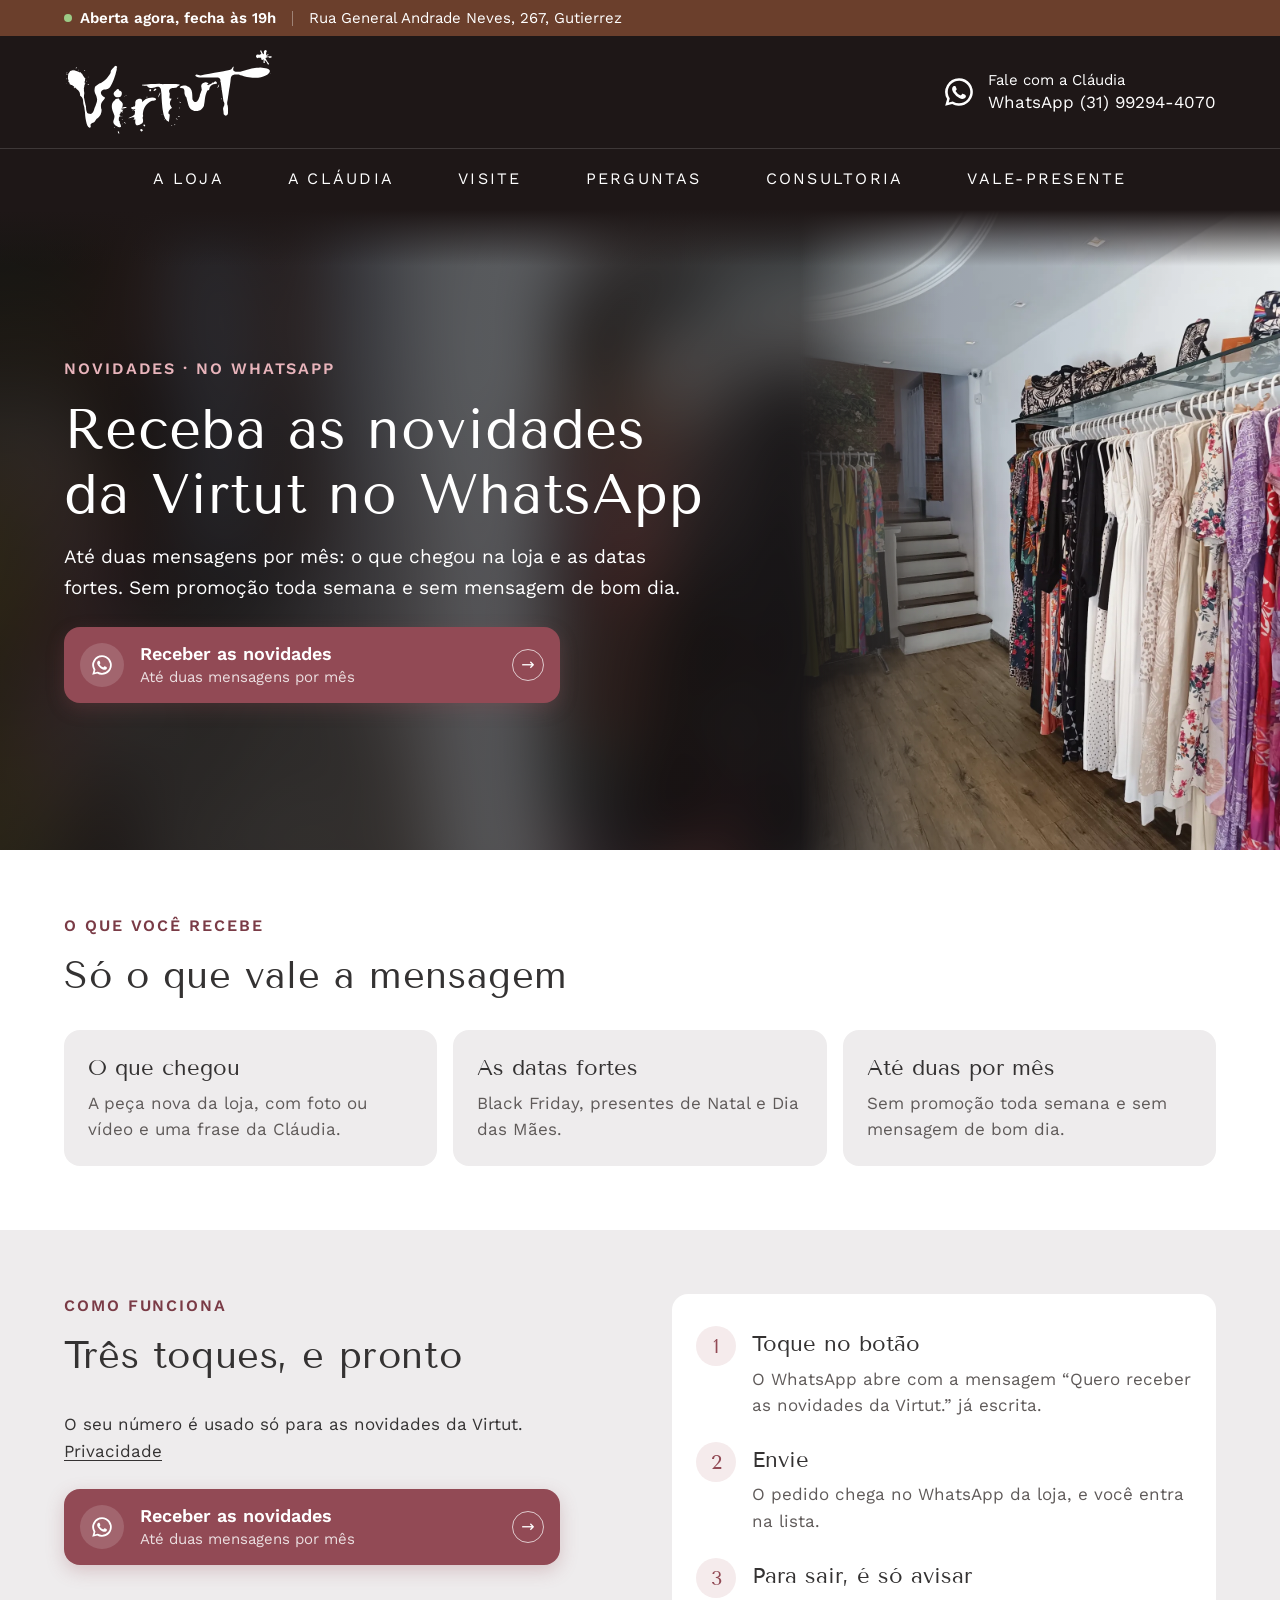
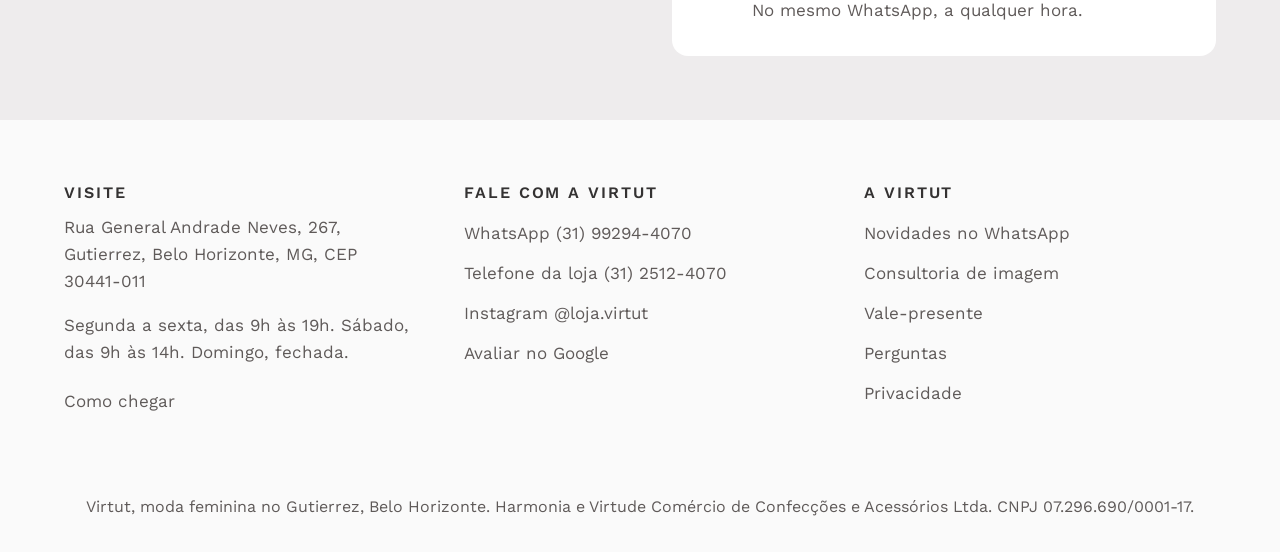
<file: novidades/index.html>
<!doctype html>
<html lang="pt-BR">
<head>
<meta charset="utf-8">
<meta name="viewport" content="width=device-width, initial-scale=1">
<title>Novidades da Virtut no WhatsApp</title>
<meta name="description" content="Receba no WhatsApp o que chegou na Virtut e as datas fortes: Black Friday, Natal e Dia das Mães. Até duas mensagens por mês.">
<meta name="robots" content="index, follow">
<link rel="canonical" href="https://virtut.com.br/novidades/">
<meta property="og:type" content="website">
<meta property="og:locale" content="pt_BR">
<meta property="og:site_name" content="Virtut">
<meta property="og:title" content="Novidades da Virtut no WhatsApp">
<meta property="og:description" content="Receba no WhatsApp o que chegou na Virtut e as datas fortes: Black Friday, Natal e Dia das Mães. Até duas mensagens por mês.">
<meta property="og:url" content="https://virtut.com.br/novidades/">
<meta property="og:image" content="https://virtut.com.br/assets/img/entrada-virtut-gutierrez-1200.webp">
<meta name="theme-color" content="#FFFFFF">
<link rel="icon" href="../assets/img/favicon.svg" type="image/svg+xml">
<link rel="preload" href="../assets/fontes/worksans-latin.woff2" as="font" type="font/woff2" crossorigin>
<link rel="preload" href="../assets/fontes/tenorsans-latin.woff2" as="font" type="font/woff2" crossorigin>
<link rel="stylesheet" href="../assets/css/fontes.css?v=4c5b93b5">
<link rel="stylesheet" href="../assets/css/site.css?v=10eca340">
<script type="application/ld+json">
{
 "@context": "https://schema.org",
 "@graph": [
  {
   "@type": "ClothingStore",
   "@id": "https://virtut.com.br/#loja",
   "name": "Virtut",
   "url": "https://virtut.com.br/"
  }
 ]
}
</script>
</head>
<body data-pagina="novidades" class="topo-unico topo-escuro">
<header class="topo">
  <div class="topo-faixa"><div class="envolve topo-faixa-in"><span class="tf-status" data-aberta>Aberta agora</span><span class="tf-rua">Rua General Andrade Neves, 267, Gutierrez</span></div></div>
  <div class="envolve topo-linha">
    <a class="marca" href="../" aria-label="Virtut, página inicial"><img src="../assets/img/virtut-logo-preto.svg" alt="Virtut" width="210" height="70"></a>
    <a class="topo-contato" data-wa="Quero receber as novidades da Virtut." href="https://wa.me/5531992944070?text=Quero%20receber%20as%20novidades%20da%20Virtut."><svg viewBox="0 0 32 32" aria-hidden="true"><path fill="currentColor" d="M16 3a13 13 0 0 0-11.2 19.6L3 29l6.6-1.7A13 13 0 1 0 16 3Zm0 23.6a10.6 10.6 0 0 1-5.4-1.5l-.4-.2-3.9 1 1-3.8-.2-.4A10.6 10.6 0 1 1 16 26.6Zm5.8-7.9c-.3-.2-1.9-.9-2.2-1s-.5-.2-.7.2-.8 1-1 1.2-.4.2-.7 0a8.7 8.7 0 0 1-4.3-3.8c-.3-.6.3-.5.9-1.6.1-.2 0-.4 0-.5l-1-2.4c-.3-.6-.5-.5-.7-.5h-.6a1.2 1.2 0 0 0-.9.4 3.6 3.6 0 0 0-1.1 2.7 6.3 6.3 0 0 0 1.3 3.3 14.4 14.4 0 0 0 5.5 4.9c2 .9 2.8 1 3.9.8a3.3 3.3 0 0 0 2.1-1.5 2.7 2.7 0 0 0 .2-1.5c-.1-.2-.3-.3-.6-.4Z"/></svg><span><small>Fale com a Cláudia</small><strong>WhatsApp (31) 99294-4070</strong></span></a>
    <button class="menu-botao" type="button" data-menu aria-expanded="false" aria-controls="menu"><span class="mb-icone" aria-hidden="true"></span><span class="mb-menu">Menu</span></button>
  </div>
  <nav class="nav" id="menu" aria-label="Principal">
    <ul>
      <li><a href="../loja/">A loja</a></li>
        <li><a href="../claudia/">A Cláudia</a></li>
        <li><a href="../visite/">Visite</a></li>
        <li><a href="../perguntas/">Perguntas</a></li>
        <li><a href="../consultoria/">Consultoria</a></li>
        <li><a href="../vale-presente/">Vale-presente</a></li>
    </ul>
  </nav>
</header>
<main id="conteudo">
<section class="abre-foto" aria-label="Novidades no WhatsApp"><div class="af-fundo" aria-hidden="true"><img src="../assets/img/interior-virtut-araras-1200.webp" alt="" width="1200" height="1600"></div><figure class="af-foto"><img src="../assets/img/interior-virtut-araras-1200.webp" alt="Araras da loja Virtut, com vestidos e blusas, e a escada ao fundo" width="1200" height="1600" fetchpriority="high" style="object-position:50% 45%"></figure><div class="envolve abre-in">
  <p class="rotulo">Novidades · no WhatsApp</p>
  <h1>Receba as novidades da Virtut no WhatsApp</h1>
  <p class="lead">Até duas mensagens por mês: o que chegou na loja e as datas fortes. Sem promoção toda semana e sem mensagem de bom dia.</p>
  <div class="acoes">
    <a class="acao-1 so-notebook" data-wa="Quero receber as novidades da Virtut." href="https://wa.me/5531992944070?text=Quero%20receber%20as%20novidades%20da%20Virtut." data-evento="vt_novidades"><span class="acao-ic"><svg class="ic-wa" width="24" height="24" viewBox="0 0 32 32" aria-hidden="true"><path fill="currentColor" d="M16 3a13 13 0 0 0-11.2 19.6L3 29l6.6-1.7A13 13 0 1 0 16 3Zm0 23.6a10.6 10.6 0 0 1-5.4-1.5l-.4-.2-3.9 1 1-3.8-.2-.4A10.6 10.6 0 1 1 16 26.6Zm5.8-7.9c-.3-.2-1.9-.9-2.2-1s-.5-.2-.7.2-.8 1-1 1.2-.4.2-.7 0a8.7 8.7 0 0 1-4.3-3.8c-.3-.6.3-.5.9-1.6.1-.2 0-.4 0-.5l-1-2.4c-.3-.6-.5-.5-.7-.5h-.6a1.2 1.2 0 0 0-.9.4 3.6 3.6 0 0 0-1.1 2.7 6.3 6.3 0 0 0 1.3 3.3 14.4 14.4 0 0 0 5.5 4.9c2 .9 2.8 1 3.9.8a3.3 3.3 0 0 0 2.1-1.5 2.7 2.7 0 0 0 .2-1.5c-.1-.2-.3-.3-.6-.4Z"/></svg></span><span class="acao-txt"><strong>Receber as novidades</strong><span>Até duas mensagens por mês</span></span><span class="acao-seta" aria-hidden="true">→</span></a>
  </div>
</div></section>

<section class="faixa-sec f-branco" aria-labelledby="recebe-titulo"><div class="envolve">
  <p class="rotulo">O que você recebe</p>
  <h2 id="recebe-titulo" class="sec-t">Só o que vale a mensagem</h2>
  <ul class="cartoes3">
    <li><strong>O que chegou</strong><span>A peça nova da loja, com foto ou vídeo e uma frase da Cláudia.</span></li>
    <li><strong>As datas fortes</strong><span>Black Friday, presentes de Natal e Dia das Mães.</span></li>
    <li><strong>Até duas por mês</strong><span>Sem promoção toda semana e sem mensagem de bom dia.</span></li>
  </ul>
</div></section>

<section class="faixa-sec f-linho" aria-labelledby="como-titulo"><div class="envolve grade2">
  <div>
    <p class="rotulo">Como funciona</p>
    <h2 id="como-titulo" class="sec-t">Três toques, e pronto</h2>
    <p>O seu número é usado só para as novidades da Virtut. <a href="../privacidade/">Privacidade</a></p>
    <div class="acoes"><a class="acao-1" data-wa="Quero receber as novidades da Virtut." href="https://wa.me/5531992944070?text=Quero%20receber%20as%20novidades%20da%20Virtut." data-evento="vt_novidades"><span class="acao-ic"><svg class="ic-wa" width="24" height="24" viewBox="0 0 32 32" aria-hidden="true"><path fill="currentColor" d="M16 3a13 13 0 0 0-11.2 19.6L3 29l6.6-1.7A13 13 0 1 0 16 3Zm0 23.6a10.6 10.6 0 0 1-5.4-1.5l-.4-.2-3.9 1 1-3.8-.2-.4A10.6 10.6 0 1 1 16 26.6Zm5.8-7.9c-.3-.2-1.9-.9-2.2-1s-.5-.2-.7.2-.8 1-1 1.2-.4.2-.7 0a8.7 8.7 0 0 1-4.3-3.8c-.3-.6.3-.5.9-1.6.1-.2 0-.4 0-.5l-1-2.4c-.3-.6-.5-.5-.7-.5h-.6a1.2 1.2 0 0 0-.9.4 3.6 3.6 0 0 0-1.1 2.7 6.3 6.3 0 0 0 1.3 3.3 14.4 14.4 0 0 0 5.5 4.9c2 .9 2.8 1 3.9.8a3.3 3.3 0 0 0 2.1-1.5 2.7 2.7 0 0 0 .2-1.5c-.1-.2-.3-.3-.6-.4Z"/></svg></span><span class="acao-txt"><strong>Receber as novidades</strong><span>Até duas mensagens por mês</span></span><span class="acao-seta" aria-hidden="true">→</span></a></div>
  </div>
  <ol class="passos">
    <li><strong>Toque no botão</strong><span>O WhatsApp abre com a mensagem “Quero receber as novidades da Virtut.” já escrita.</span></li>
    <li><strong>Envie</strong><span>O pedido chega no WhatsApp da loja, e você entra na lista.</span></li>
    <li><strong>Para sair, é só avisar</strong><span>No mesmo WhatsApp, a qualquer hora.</span></li>
  </ol>
</div></section>

</main>

<footer class="rodape">
  <div class="envolve">
    <div class="rodape-grade">
      <div>
        <h2>Visite</h2>
        <address><p>Rua General Andrade Neves, 267, Gutierrez, Belo Horizonte, MG, CEP 30441-011</p></address>
        <p>Segunda a sexta, das 9h às 19h. Sábado, das 9h às 14h. Domingo, fechada.</p>
        <ul><li><a href="https://www.google.com/maps/dir/?api=1&destination=Virtut%2C%20Rua%20General%20Andrade%20Neves%2C%20267%2C%20Gutierrez%2C%20Belo%20Horizonte&destination_place_id=ChIJEZ4xlXKXpgARcglzFDddNpg" data-rota>Como chegar</a></li></ul>
      </div>
      <div>
        <h2>Fale com a Virtut</h2>
        <ul>
          <li><a data-wa="Quero receber as novidades da Virtut." href="https://wa.me/5531992944070?text=Quero%20receber%20as%20novidades%20da%20Virtut.">WhatsApp (31) 99294-4070</a></li>
          <li><a href="tel:+553125124070">Telefone da loja (31) 2512-4070</a></li>
          <li><a href="https://www.instagram.com/loja.virtut/" data-instagram>Instagram @loja.virtut</a></li>
          <li><a href="https://search.google.com/local/writereview?placeid=ChIJEZ4xlXKXpgARcglzFDddNpg" data-avaliar>Avaliar no Google</a></li>
        </ul>
      </div>
      <div>
        <h2>A Virtut</h2>
        <ul>
          <li><a href="../novidades/">Novidades no WhatsApp</a></li>
          <li><a href="../consultoria/">Consultoria de imagem</a></li>
          <li><a href="../vale-presente/">Vale-presente</a></li>
          <li><a href="../perguntas/">Perguntas</a></li>
          <li><a href="../privacidade/">Privacidade</a></li>
        </ul>
      </div>
    </div>
    <div class="rodape-base">
      <p>Virtut, moda feminina no Gutierrez, Belo Horizonte. Harmonia e Virtude Comércio de Confecções e Acessórios Ltda. CNPJ 07.296.690/0001-17.</p>
    </div>
  </div>
</footer>
<div class="barra-wa"><a class="acao-1 acao-barra" data-wa="Quero receber as novidades da Virtut." href="https://wa.me/5531992944070?text=Quero%20receber%20as%20novidades%20da%20Virtut."><span class="acao-ic"><svg class="ic-wa" width="24" height="24" viewBox="0 0 32 32" aria-hidden="true"><path fill="currentColor" d="M16 3a13 13 0 0 0-11.2 19.6L3 29l6.6-1.7A13 13 0 1 0 16 3Zm0 23.6a10.6 10.6 0 0 1-5.4-1.5l-.4-.2-3.9 1 1-3.8-.2-.4A10.6 10.6 0 1 1 16 26.6Zm5.8-7.9c-.3-.2-1.9-.9-2.2-1s-.5-.2-.7.2-.8 1-1 1.2-.4.2-.7 0a8.7 8.7 0 0 1-4.3-3.8c-.3-.6.3-.5.9-1.6.1-.2 0-.4 0-.5l-1-2.4c-.3-.6-.5-.5-.7-.5h-.6a1.2 1.2 0 0 0-.9.4 3.6 3.6 0 0 0-1.1 2.7 6.3 6.3 0 0 0 1.3 3.3 14.4 14.4 0 0 0 5.5 4.9c2 .9 2.8 1 3.9.8a3.3 3.3 0 0 0 2.1-1.5 2.7 2.7 0 0 0 .2-1.5c-.1-.2-.3-.3-.6-.4Z"/></svg></span><span class="acao-txt"><strong>Receber as novidades</strong></span></a></div>
<script src="../assets/js/config.js?v=678e49f3"></script>
<script src="../assets/js/site.js?v=b1c85aeb" defer></script>
<script src="../assets/js/anuncio.js?v=5fbe8a25" defer></script>
</body>
</html>
</file>
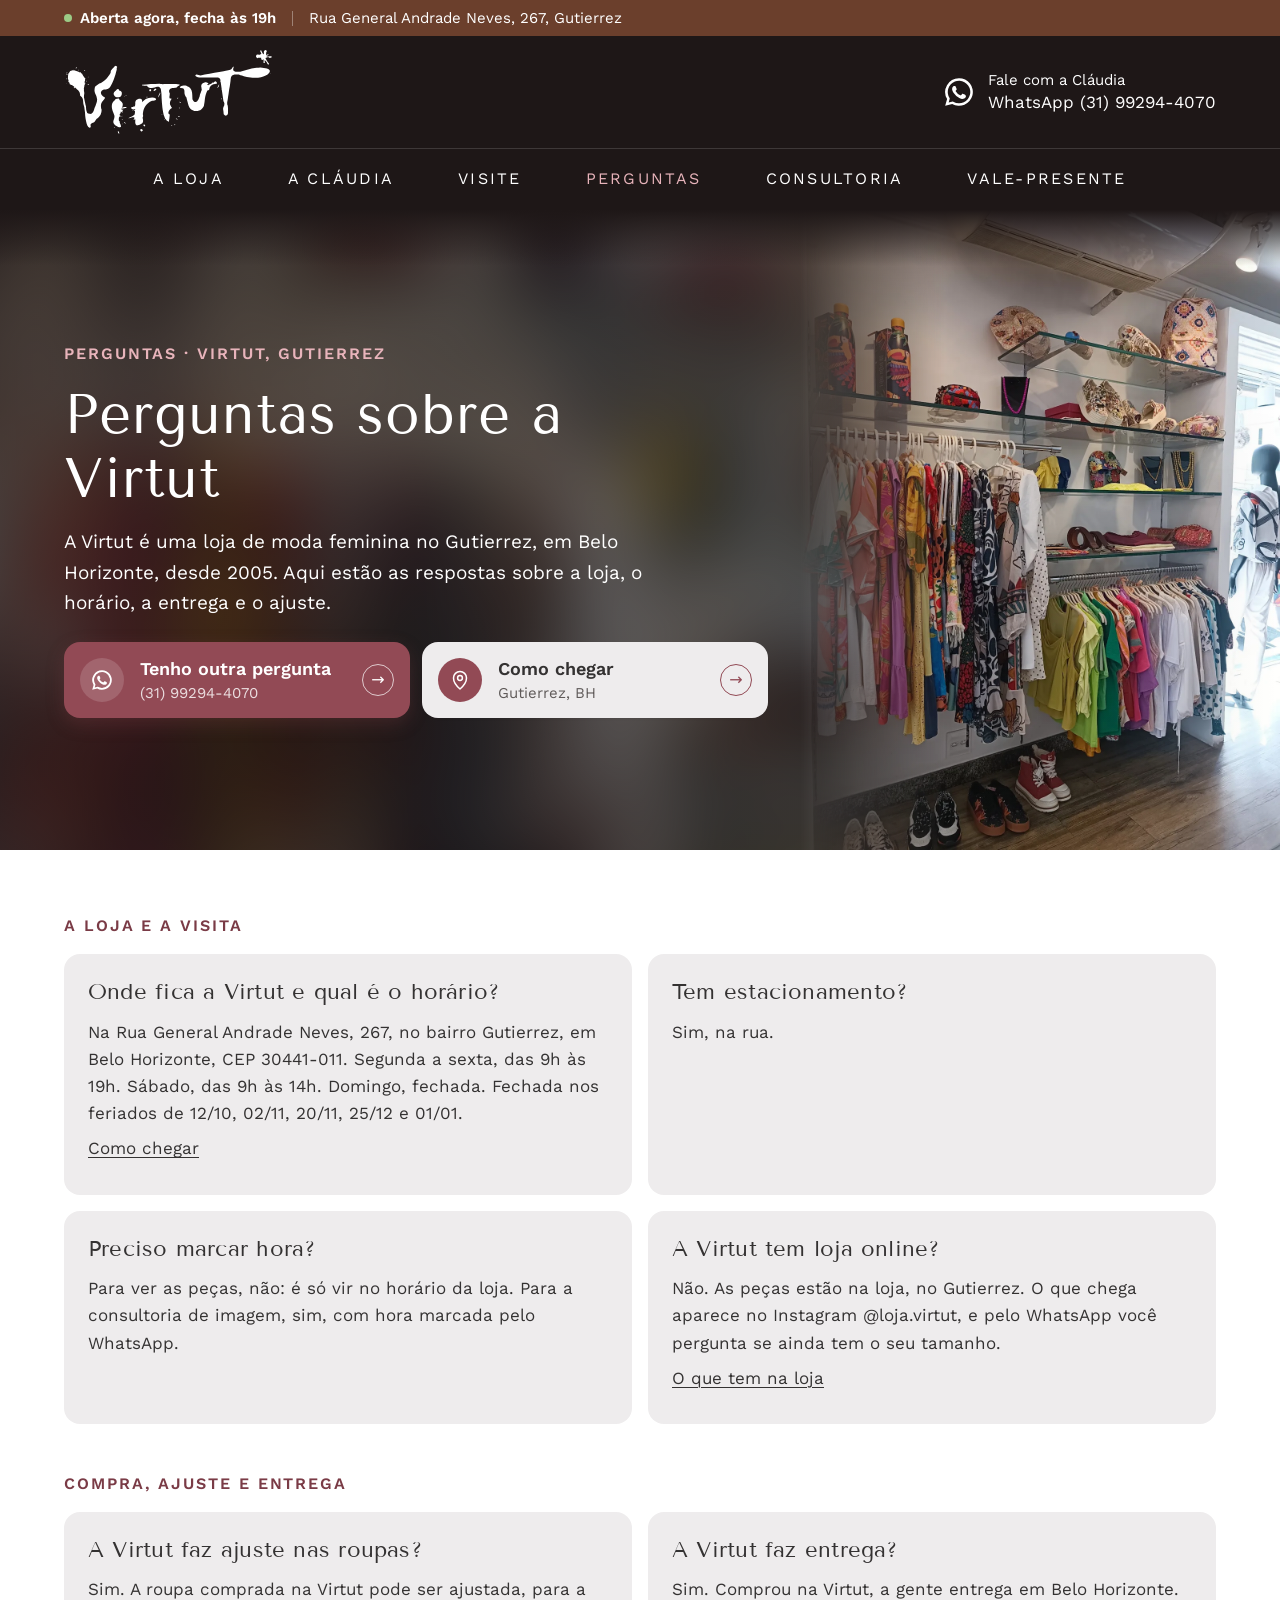
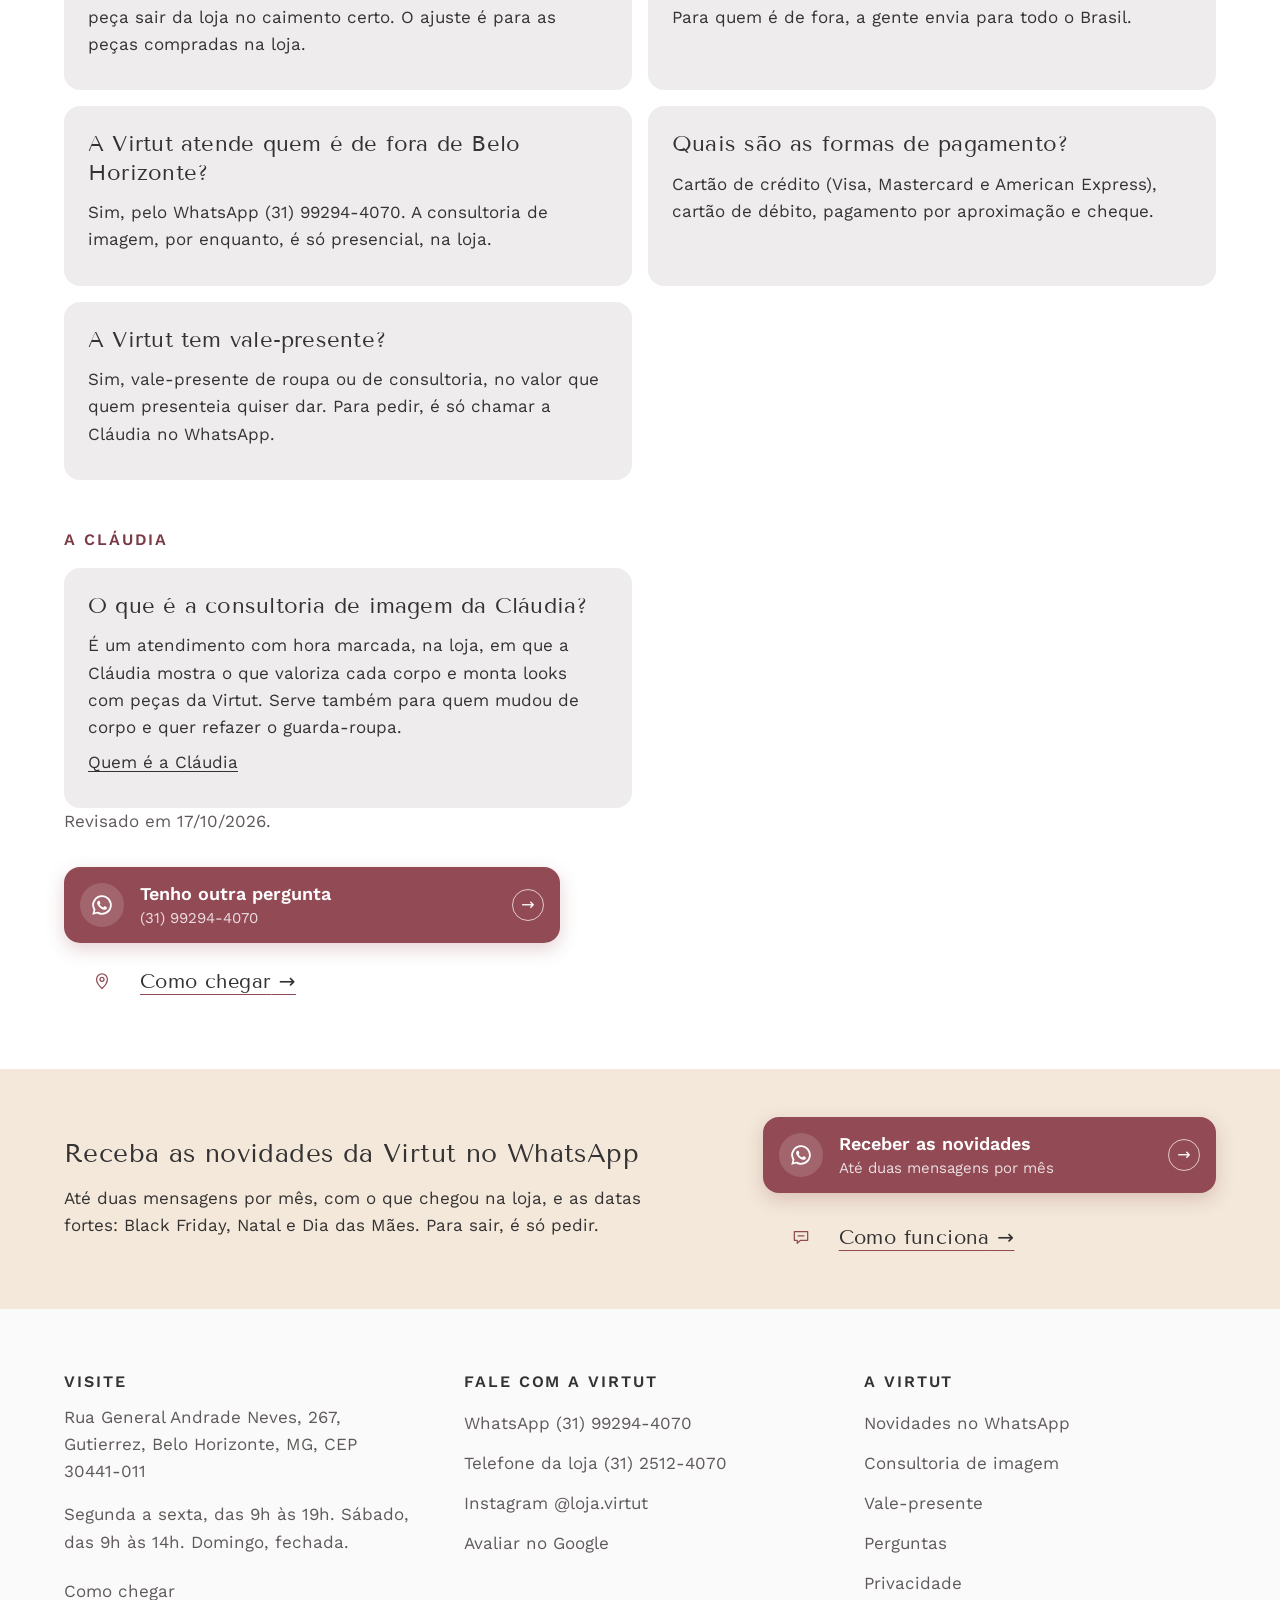
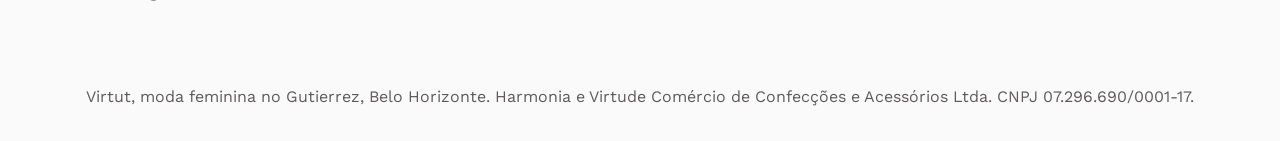
<file: perguntas/index.html>
<!doctype html>
<html lang="pt-BR">
<head>
<meta charset="utf-8">
<meta name="viewport" content="width=device-width, initial-scale=1">
<title>Perguntas frequentes | Virtut, Gutierrez, BH</title>
<meta name="description" content="Loja online, entrega, ajuste, consultoria de imagem, vale-presente, horário e endereço: as respostas da Virtut.">
<meta name="robots" content="index, follow">
<link rel="canonical" href="https://virtut.com.br/perguntas/">
<meta property="og:type" content="website">
<meta property="og:locale" content="pt_BR">
<meta property="og:site_name" content="Virtut">
<meta property="og:title" content="Perguntas frequentes | Virtut, Gutierrez, BH">
<meta property="og:description" content="Loja online, entrega, ajuste, consultoria de imagem, vale-presente, horário e endereço: as respostas da Virtut.">
<meta property="og:url" content="https://virtut.com.br/perguntas/">
<meta property="og:image" content="https://virtut.com.br/assets/img/entrada-virtut-gutierrez-1200.webp">
<meta name="theme-color" content="#FFFFFF">
<link rel="icon" href="../assets/img/favicon.svg" type="image/svg+xml">
<link rel="preload" href="../assets/fontes/worksans-latin.woff2" as="font" type="font/woff2" crossorigin>
<link rel="preload" href="../assets/fontes/tenorsans-latin.woff2" as="font" type="font/woff2" crossorigin>
<link rel="stylesheet" href="../assets/css/fontes.css?v=4c5b93b5">
<link rel="stylesheet" href="../assets/css/site.css?v=10eca340">
<script type="application/ld+json">
{
 "@context": "https://schema.org",
 "@graph": [
  {
   "@type": "ClothingStore",
   "@id": "https://virtut.com.br/#loja",
   "name": "Virtut",
   "url": "https://virtut.com.br/"
  },
  {
   "@type": "FAQPage",
   "mainEntity": [
    {
     "@type": "Question",
     "name": "Onde fica a Virtut e qual é o horário?",
     "acceptedAnswer": {
      "@type": "Answer",
      "text": "Na Rua General Andrade Neves, 267, no bairro Gutierrez, em Belo Horizonte, CEP 30441-011. Segunda a sexta, das 9h às 19h. Sábado, das 9h às 14h. Domingo, fechada. Fechada nos feriados de 12/10, 02/11, 20/11, 25/12 e 01/01."
     }
    },
    {
     "@type": "Question",
     "name": "Tem estacionamento?",
     "acceptedAnswer": {
      "@type": "Answer",
      "text": "Sim, na rua."
     }
    },
    {
     "@type": "Question",
     "name": "Preciso marcar hora?",
     "acceptedAnswer": {
      "@type": "Answer",
      "text": "Para ver as peças, não: é só vir no horário da loja. Para a consultoria de imagem, sim, com hora marcada pelo WhatsApp."
     }
    },
    {
     "@type": "Question",
     "name": "A Virtut tem loja online?",
     "acceptedAnswer": {
      "@type": "Answer",
      "text": "Não. As peças estão na loja, no Gutierrez. O que chega aparece no Instagram @loja.virtut, e pelo WhatsApp você pergunta se ainda tem o seu tamanho."
     }
    },
    {
     "@type": "Question",
     "name": "A Virtut faz ajuste nas roupas?",
     "acceptedAnswer": {
      "@type": "Answer",
      "text": "Sim. A roupa comprada na Virtut pode ser ajustada, para a peça sair da loja no caimento certo. O ajuste é para as peças compradas na loja."
     }
    },
    {
     "@type": "Question",
     "name": "A Virtut faz entrega?",
     "acceptedAnswer": {
      "@type": "Answer",
      "text": "Sim. Comprou na Virtut, a gente entrega em Belo Horizonte. Para quem é de fora, a gente envia para todo o Brasil."
     }
    },
    {
     "@type": "Question",
     "name": "A Virtut atende quem é de fora de Belo Horizonte?",
     "acceptedAnswer": {
      "@type": "Answer",
      "text": "Sim, pelo WhatsApp (31) 99294-4070. A consultoria de imagem, por enquanto, é só presencial, na loja."
     }
    },
    {
     "@type": "Question",
     "name": "Quais são as formas de pagamento?",
     "acceptedAnswer": {
      "@type": "Answer",
      "text": "Cartão de crédito (Visa, Mastercard e American Express), cartão de débito, pagamento por aproximação e cheque."
     }
    },
    {
     "@type": "Question",
     "name": "A Virtut tem vale-presente?",
     "acceptedAnswer": {
      "@type": "Answer",
      "text": "Sim, vale-presente de roupa ou de consultoria, no valor que quem presenteia quiser dar. Para pedir, é só chamar a Cláudia no WhatsApp."
     }
    },
    {
     "@type": "Question",
     "name": "O que é a consultoria de imagem da Cláudia?",
     "acceptedAnswer": {
      "@type": "Answer",
      "text": "É um atendimento com hora marcada, na loja, em que a Cláudia mostra o que valoriza cada corpo e monta looks com peças da Virtut. Serve também para quem mudou de corpo e quer refazer o guarda-roupa."
     }
    }
   ]
  }
 ]
}
</script>
</head>
<body data-pagina="perguntas" class="topo-unico topo-escuro">
<header class="topo">
  <div class="topo-faixa"><div class="envolve topo-faixa-in"><span class="tf-status" data-aberta>Aberta agora</span><span class="tf-rua">Rua General Andrade Neves, 267, Gutierrez</span></div></div>
  <div class="envolve topo-linha">
    <a class="marca" href="../" aria-label="Virtut, página inicial"><img src="../assets/img/virtut-logo-preto.svg" alt="Virtut" width="210" height="70"></a>
    <a class="topo-contato" data-wa="Olá Cláudia, vi as perguntas no site e tenho outra dúvida:" href="https://wa.me/5531992944070?text=Ol%C3%A1%20Cl%C3%A1udia%2C%20vi%20as%20perguntas%20no%20site%20e%20tenho%20outra%20d%C3%BAvida%3A"><svg viewBox="0 0 32 32" aria-hidden="true"><path fill="currentColor" d="M16 3a13 13 0 0 0-11.2 19.6L3 29l6.6-1.7A13 13 0 1 0 16 3Zm0 23.6a10.6 10.6 0 0 1-5.4-1.5l-.4-.2-3.9 1 1-3.8-.2-.4A10.6 10.6 0 1 1 16 26.6Zm5.8-7.9c-.3-.2-1.9-.9-2.2-1s-.5-.2-.7.2-.8 1-1 1.2-.4.2-.7 0a8.7 8.7 0 0 1-4.3-3.8c-.3-.6.3-.5.9-1.6.1-.2 0-.4 0-.5l-1-2.4c-.3-.6-.5-.5-.7-.5h-.6a1.2 1.2 0 0 0-.9.4 3.6 3.6 0 0 0-1.1 2.7 6.3 6.3 0 0 0 1.3 3.3 14.4 14.4 0 0 0 5.5 4.9c2 .9 2.8 1 3.9.8a3.3 3.3 0 0 0 2.1-1.5 2.7 2.7 0 0 0 .2-1.5c-.1-.2-.3-.3-.6-.4Z"/></svg><span><small>Fale com a Cláudia</small><strong>WhatsApp (31) 99294-4070</strong></span></a>
    <button class="menu-botao" type="button" data-menu aria-expanded="false" aria-controls="menu"><span class="mb-icone" aria-hidden="true"></span><span class="mb-menu">Menu</span></button>
  </div>
  <nav class="nav" id="menu" aria-label="Principal">
    <ul>
      <li><a href="../loja/">A loja</a></li>
        <li><a href="../claudia/">A Cláudia</a></li>
        <li><a href="../visite/">Visite</a></li>
        <li><a href="../perguntas/" aria-current="page">Perguntas</a></li>
        <li><a href="../consultoria/">Consultoria</a></li>
        <li><a href="../vale-presente/">Vale-presente</a></li>
    </ul>
  </nav>
</header>
<main id="conteudo">
<section class="abre-foto" aria-label="Perguntas"><div class="af-fundo" aria-hidden="true"><img src="../assets/img/interior-virtut-blusas-acessorios-1200.webp" alt="" width="1200" height="1600"></div><figure class="af-foto"><img src="../assets/img/interior-virtut-blusas-acessorios-1200.webp" alt="Blusas em cabides e prateleiras de vidro com bolsas e acessórios, dentro da Virtut" width="1200" height="1600" fetchpriority="high" style="object-position:50% 40%"></figure><div class="envolve abre-in">
  <p class="rotulo">Perguntas · Virtut, Gutierrez</p>
  <h1>Perguntas sobre a Virtut</h1>
  <p class="lead">A Virtut é uma loja de moda feminina no Gutierrez, em Belo Horizonte, desde 2005. Aqui estão as respostas sobre a loja, o horário, a entrega e o ajuste.</p>
  <div class="acoes">
    <a class="acao-1 so-notebook" data-wa="Olá Cláudia, vi as perguntas no site e tenho outra dúvida:" href="https://wa.me/5531992944070?text=Ol%C3%A1%20Cl%C3%A1udia%2C%20vi%20as%20perguntas%20no%20site%20e%20tenho%20outra%20d%C3%BAvida%3A"><span class="acao-ic"><svg class="ic-wa" width="24" height="24" viewBox="0 0 32 32" aria-hidden="true"><path fill="currentColor" d="M16 3a13 13 0 0 0-11.2 19.6L3 29l6.6-1.7A13 13 0 1 0 16 3Zm0 23.6a10.6 10.6 0 0 1-5.4-1.5l-.4-.2-3.9 1 1-3.8-.2-.4A10.6 10.6 0 1 1 16 26.6Zm5.8-7.9c-.3-.2-1.9-.9-2.2-1s-.5-.2-.7.2-.8 1-1 1.2-.4.2-.7 0a8.7 8.7 0 0 1-4.3-3.8c-.3-.6.3-.5.9-1.6.1-.2 0-.4 0-.5l-1-2.4c-.3-.6-.5-.5-.7-.5h-.6a1.2 1.2 0 0 0-.9.4 3.6 3.6 0 0 0-1.1 2.7 6.3 6.3 0 0 0 1.3 3.3 14.4 14.4 0 0 0 5.5 4.9c2 .9 2.8 1 3.9.8a3.3 3.3 0 0 0 2.1-1.5 2.7 2.7 0 0 0 .2-1.5c-.1-.2-.3-.3-.6-.4Z"/></svg></span><span class="acao-txt"><strong>Tenho outra pergunta</strong><span>(31) 99294-4070</span></span><span class="acao-seta" aria-hidden="true">→</span></a>
    <a class="acao-2 " href="https://www.google.com/maps/dir/?api=1&destination=Virtut%2C%20Rua%20General%20Andrade%20Neves%2C%20267%2C%20Gutierrez%2C%20Belo%20Horizonte&destination_place_id=ChIJEZ4xlXKXpgARcglzFDddNpg" data-rota><span class="acao-ic"><svg viewBox="0 0 24 24" width="24" height="24" fill="none" stroke="currentColor" stroke-width="1.5" stroke-linecap="round" stroke-linejoin="round" aria-hidden="true"><path d="M12 21s-6.5-5.6-6.5-11a6.5 6.5 0 0 1 13 0c0 5.4-6.5 11-6.5 11z"/><circle cx="12" cy="10" r="2.4"/></svg></span><span class="acao-txt"><strong>Como chegar</strong><span>Gutierrez, BH</span></span><span class="acao-seta" aria-hidden="true">→</span></a>
  </div>
</div></section>

<section class="faixa-sec f-branco perg-sec" aria-label="Perguntas"><div class="envolve">
<div class="grupo-perg"><p class="rotulo">A loja e a visita</p><div class="perguntas-grade"><div class="pergunta"><h2>Onde fica a Virtut e qual é o horário?</h2><div class="resposta"><p>Na Rua General Andrade Neves, 267, no bairro Gutierrez, em Belo Horizonte, CEP 30441-011. Segunda a sexta, das 9h às 19h. Sábado, das 9h às 14h. Domingo, fechada. Fechada nos feriados de 12/10, 02/11, 20/11, 25/12 e 01/01.</p><p><a href="../visite/">Como chegar</a></p></div></div><div class="pergunta"><h2>Tem estacionamento?</h2><div class="resposta"><p>Sim, na rua.</p></div></div><div class="pergunta"><h2>Preciso marcar hora?</h2><div class="resposta"><p>Para ver as peças, não: é só vir no horário da loja. Para a consultoria de imagem, sim, com hora marcada pelo WhatsApp.</p></div></div><div class="pergunta"><h2>A Virtut tem loja online?</h2><div class="resposta"><p>Não. As peças estão na loja, no Gutierrez. O que chega aparece no Instagram @loja.virtut, e pelo WhatsApp você pergunta se ainda tem o seu tamanho.</p><p><a href="../loja/">O que tem na loja</a></p></div></div></div></div>
<div class="grupo-perg"><p class="rotulo">Compra, ajuste e entrega</p><div class="perguntas-grade"><div class="pergunta"><h2>A Virtut faz ajuste nas roupas?</h2><div class="resposta"><p>Sim. A roupa comprada na Virtut pode ser ajustada, para a peça sair da loja no caimento certo. O ajuste é para as peças compradas na loja.</p></div></div><div class="pergunta"><h2>A Virtut faz entrega?</h2><div class="resposta"><p>Sim. Comprou na Virtut, a gente entrega em Belo Horizonte. Para quem é de fora, a gente envia para todo o Brasil.</p></div></div><div class="pergunta"><h2>A Virtut atende quem é de fora de Belo Horizonte?</h2><div class="resposta"><p>Sim, pelo WhatsApp (31) 99294-4070. A consultoria de imagem, por enquanto, é só presencial, na loja.</p></div></div><div class="pergunta"><h2>Quais são as formas de pagamento?</h2><div class="resposta"><p>Cartão de crédito (Visa, Mastercard e American Express), cartão de débito, pagamento por aproximação e cheque.</p></div></div><div class="pergunta"><h2>A Virtut tem vale-presente?</h2><div class="resposta"><p>Sim, vale-presente de roupa ou de consultoria, no valor que quem presenteia quiser dar. Para pedir, é só chamar a Cláudia no WhatsApp.</p></div></div></div></div>
<div class="grupo-perg"><p class="rotulo">A Cláudia</p><div class="perguntas-grade"><div class="pergunta"><h2>O que é a consultoria de imagem da Cláudia?</h2><div class="resposta"><p>É um atendimento com hora marcada, na loja, em que a Cláudia mostra o que valoriza cada corpo e monta looks com peças da Virtut. Serve também para quem mudou de corpo e quer refazer o guarda-roupa.</p><p><a href="../claudia/">Quem é a Cláudia</a></p></div></div></div></div>
  <p class="discreto pequeno">Revisado em 17/10/2026.</p>
  <div class="acoes">
      <a class="acao-1 so-notebook" data-wa="Olá Cláudia, vi as perguntas no site e tenho outra dúvida:" href="https://wa.me/5531992944070?text=Ol%C3%A1%20Cl%C3%A1udia%2C%20vi%20as%20perguntas%20no%20site%20e%20tenho%20outra%20d%C3%BAvida%3A"><span class="acao-ic"><svg class="ic-wa" width="24" height="24" viewBox="0 0 32 32" aria-hidden="true"><path fill="currentColor" d="M16 3a13 13 0 0 0-11.2 19.6L3 29l6.6-1.7A13 13 0 1 0 16 3Zm0 23.6a10.6 10.6 0 0 1-5.4-1.5l-.4-.2-3.9 1 1-3.8-.2-.4A10.6 10.6 0 1 1 16 26.6Zm5.8-7.9c-.3-.2-1.9-.9-2.2-1s-.5-.2-.7.2-.8 1-1 1.2-.4.2-.7 0a8.7 8.7 0 0 1-4.3-3.8c-.3-.6.3-.5.9-1.6.1-.2 0-.4 0-.5l-1-2.4c-.3-.6-.5-.5-.7-.5h-.6a1.2 1.2 0 0 0-.9.4 3.6 3.6 0 0 0-1.1 2.7 6.3 6.3 0 0 0 1.3 3.3 14.4 14.4 0 0 0 5.5 4.9c2 .9 2.8 1 3.9.8a3.3 3.3 0 0 0 2.1-1.5 2.7 2.7 0 0 0 .2-1.5c-.1-.2-.3-.3-.6-.4Z"/></svg></span><span class="acao-txt"><strong>Tenho outra pergunta</strong><span>(31) 99294-4070</span></span><span class="acao-seta" aria-hidden="true">→</span></a>
      <a class="acao-3" href="../visite/"><span class="acao-ic"><svg viewBox="0 0 24 24" width="20" height="20" fill="none" stroke="currentColor" stroke-width="1.5" stroke-linecap="round" stroke-linejoin="round" aria-hidden="true"><path d="M12 21s-6.5-5.6-6.5-11a6.5 6.5 0 0 1 13 0c0 5.4-6.5 11-6.5 11z"/><circle cx="12" cy="10" r="2.4"/></svg></span><span class="acao-txt"><span class="acao-3-t">Como chegar<span class="seta" aria-hidden="true"> →</span></span></span></a>
    </div>
</div></section>

</main>
<section class="bloco novidades-bloco" aria-labelledby="novidades-titulo">
  <div class="envolve">
    <div>
      <h2 id="novidades-titulo">Receba as novidades da Virtut no WhatsApp</h2>
      <p>Até duas mensagens por mês, com o que chegou na loja, e as datas fortes: Black Friday, Natal e Dia das Mães. Para sair, é só pedir.</p>
    </div>
    <div class="acoes">
      <a class="acao-1" data-wa="Quero receber as novidades da Virtut." href="https://wa.me/5531992944070?text=Quero%20receber%20as%20novidades%20da%20Virtut." data-evento="vt_novidades"><span class="acao-ic"><svg class="ic-wa" width="24" height="24" viewBox="0 0 32 32" aria-hidden="true"><path fill="currentColor" d="M16 3a13 13 0 0 0-11.2 19.6L3 29l6.6-1.7A13 13 0 1 0 16 3Zm0 23.6a10.6 10.6 0 0 1-5.4-1.5l-.4-.2-3.9 1 1-3.8-.2-.4A10.6 10.6 0 1 1 16 26.6Zm5.8-7.9c-.3-.2-1.9-.9-2.2-1s-.5-.2-.7.2-.8 1-1 1.2-.4.2-.7 0a8.7 8.7 0 0 1-4.3-3.8c-.3-.6.3-.5.9-1.6.1-.2 0-.4 0-.5l-1-2.4c-.3-.6-.5-.5-.7-.5h-.6a1.2 1.2 0 0 0-.9.4 3.6 3.6 0 0 0-1.1 2.7 6.3 6.3 0 0 0 1.3 3.3 14.4 14.4 0 0 0 5.5 4.9c2 .9 2.8 1 3.9.8a3.3 3.3 0 0 0 2.1-1.5 2.7 2.7 0 0 0 .2-1.5c-.1-.2-.3-.3-.6-.4Z"/></svg></span><span class="acao-txt"><strong>Receber as novidades</strong><span>Até duas mensagens por mês</span></span><span class="acao-seta" aria-hidden="true">→</span></a>
      <a class="acao-3" href="../novidades/"><span class="acao-ic"><svg viewBox="0 0 24 24" width="20" height="20" fill="none" stroke="currentColor" stroke-width="1.5" stroke-linecap="round" stroke-linejoin="round" aria-hidden="true"><path d="M4 5.5h16V16H11.5L7.5 19.5V16H4z"/><path d="M8.5 10.7h7"/></svg></span><span class="acao-txt"><span class="acao-3-t">Como funciona<span class="seta" aria-hidden="true"> →</span></span></span></a>
    </div>
  </div>
</section>
<footer class="rodape">
  <div class="envolve">
    <div class="rodape-grade">
      <div>
        <h2>Visite</h2>
        <address><p>Rua General Andrade Neves, 267, Gutierrez, Belo Horizonte, MG, CEP 30441-011</p></address>
        <p>Segunda a sexta, das 9h às 19h. Sábado, das 9h às 14h. Domingo, fechada.</p>
        <ul><li><a href="https://www.google.com/maps/dir/?api=1&destination=Virtut%2C%20Rua%20General%20Andrade%20Neves%2C%20267%2C%20Gutierrez%2C%20Belo%20Horizonte&destination_place_id=ChIJEZ4xlXKXpgARcglzFDddNpg" data-rota>Como chegar</a></li></ul>
      </div>
      <div>
        <h2>Fale com a Virtut</h2>
        <ul>
          <li><a data-wa="Olá Cláudia, vi as perguntas no site e tenho outra dúvida:" href="https://wa.me/5531992944070?text=Ol%C3%A1%20Cl%C3%A1udia%2C%20vi%20as%20perguntas%20no%20site%20e%20tenho%20outra%20d%C3%BAvida%3A">WhatsApp (31) 99294-4070</a></li>
          <li><a href="tel:+553125124070">Telefone da loja (31) 2512-4070</a></li>
          <li><a href="https://www.instagram.com/loja.virtut/" data-instagram>Instagram @loja.virtut</a></li>
          <li><a href="https://search.google.com/local/writereview?placeid=ChIJEZ4xlXKXpgARcglzFDddNpg" data-avaliar>Avaliar no Google</a></li>
        </ul>
      </div>
      <div>
        <h2>A Virtut</h2>
        <ul>
          <li><a href="../novidades/">Novidades no WhatsApp</a></li>
          <li><a href="../consultoria/">Consultoria de imagem</a></li>
          <li><a href="../vale-presente/">Vale-presente</a></li>
          <li><a href="../perguntas/">Perguntas</a></li>
          <li><a href="../privacidade/">Privacidade</a></li>
        </ul>
      </div>
    </div>
    <div class="rodape-base">
      <p>Virtut, moda feminina no Gutierrez, Belo Horizonte. Harmonia e Virtude Comércio de Confecções e Acessórios Ltda. CNPJ 07.296.690/0001-17.</p>
    </div>
  </div>
</footer>
<div class="barra-wa"><a class="acao-1 acao-barra" data-wa="Olá Cláudia, vi as perguntas no site e tenho outra dúvida:" href="https://wa.me/5531992944070?text=Ol%C3%A1%20Cl%C3%A1udia%2C%20vi%20as%20perguntas%20no%20site%20e%20tenho%20outra%20d%C3%BAvida%3A"><span class="acao-ic"><svg class="ic-wa" width="24" height="24" viewBox="0 0 32 32" aria-hidden="true"><path fill="currentColor" d="M16 3a13 13 0 0 0-11.2 19.6L3 29l6.6-1.7A13 13 0 1 0 16 3Zm0 23.6a10.6 10.6 0 0 1-5.4-1.5l-.4-.2-3.9 1 1-3.8-.2-.4A10.6 10.6 0 1 1 16 26.6Zm5.8-7.9c-.3-.2-1.9-.9-2.2-1s-.5-.2-.7.2-.8 1-1 1.2-.4.2-.7 0a8.7 8.7 0 0 1-4.3-3.8c-.3-.6.3-.5.9-1.6.1-.2 0-.4 0-.5l-1-2.4c-.3-.6-.5-.5-.7-.5h-.6a1.2 1.2 0 0 0-.9.4 3.6 3.6 0 0 0-1.1 2.7 6.3 6.3 0 0 0 1.3 3.3 14.4 14.4 0 0 0 5.5 4.9c2 .9 2.8 1 3.9.8a3.3 3.3 0 0 0 2.1-1.5 2.7 2.7 0 0 0 .2-1.5c-.1-.2-.3-.3-.6-.4Z"/></svg></span><span class="acao-txt"><strong>Chamar a Cláudia no WhatsApp</strong></span></a></div>
<script src="../assets/js/config.js?v=678e49f3"></script>
<script src="../assets/js/site.js?v=b1c85aeb" defer></script>
<script src="../assets/js/anuncio.js?v=5fbe8a25" defer></script>
</body>
</html>
</file>
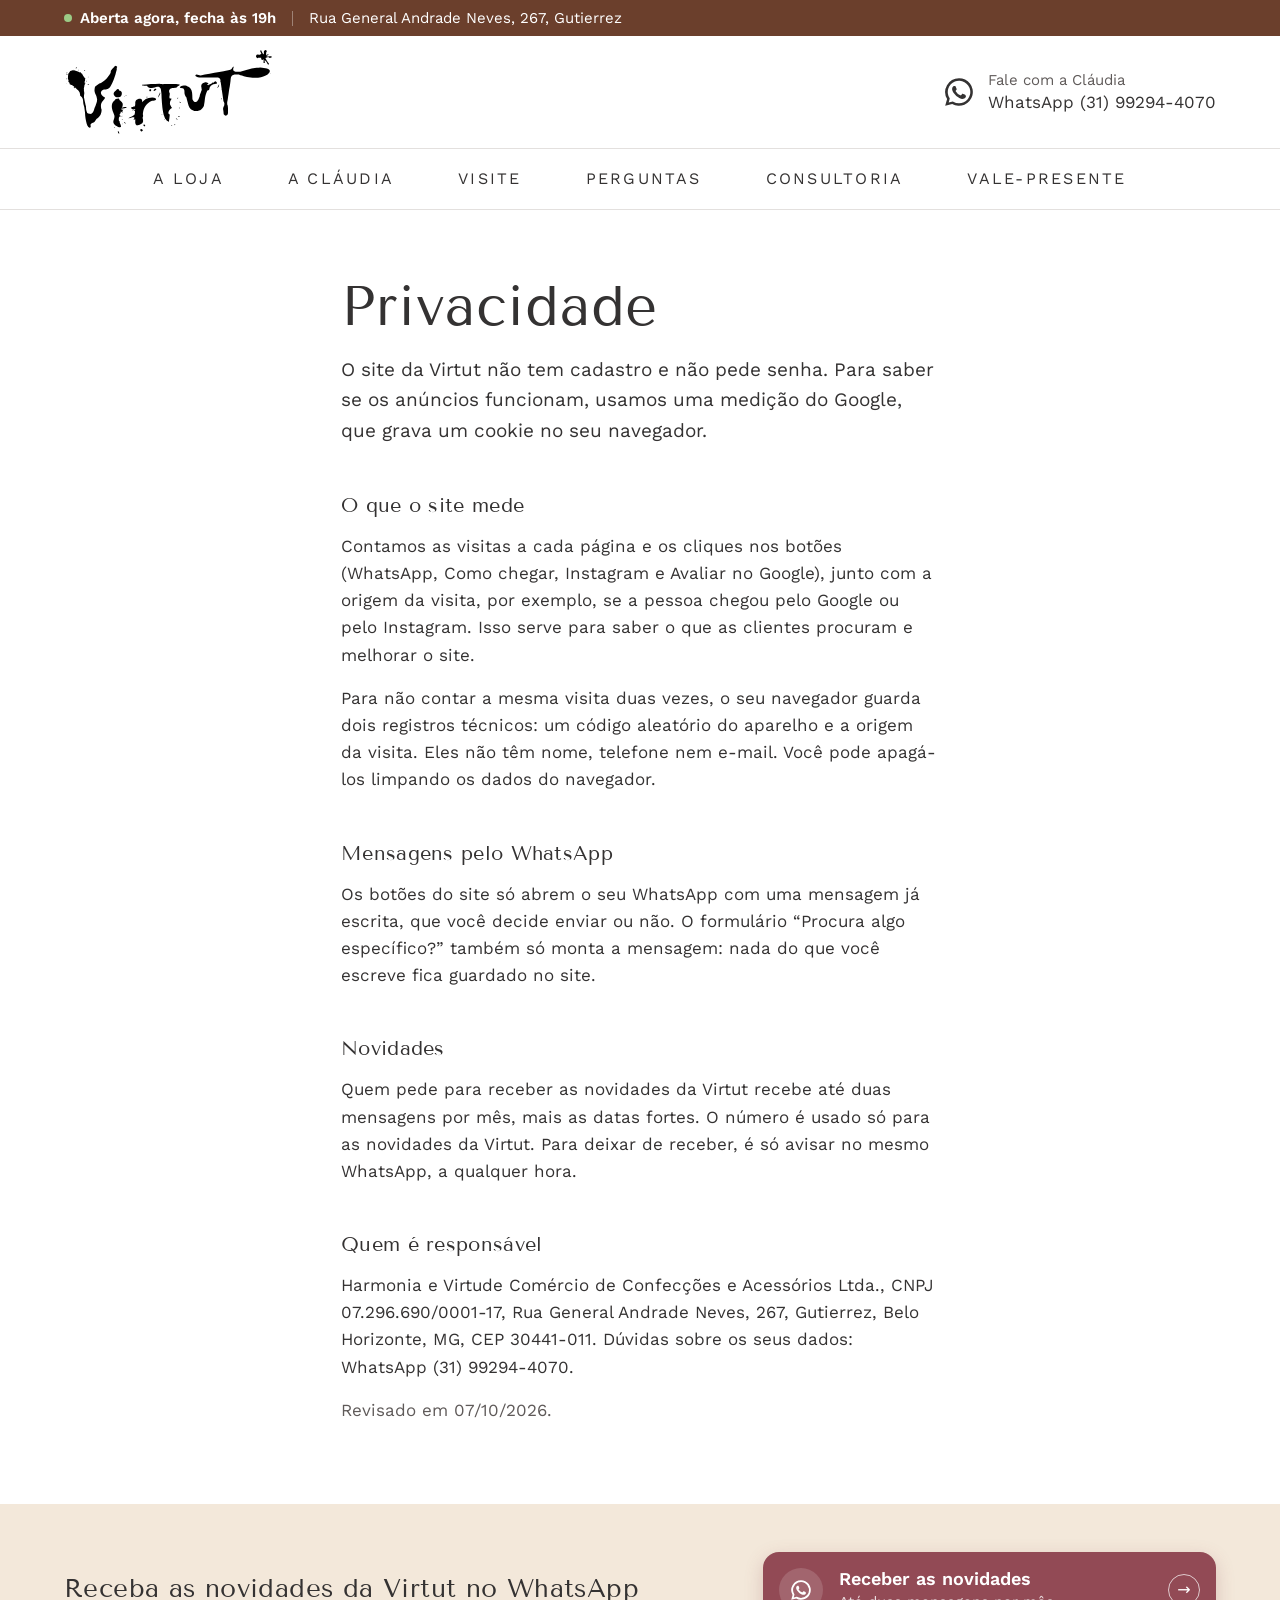
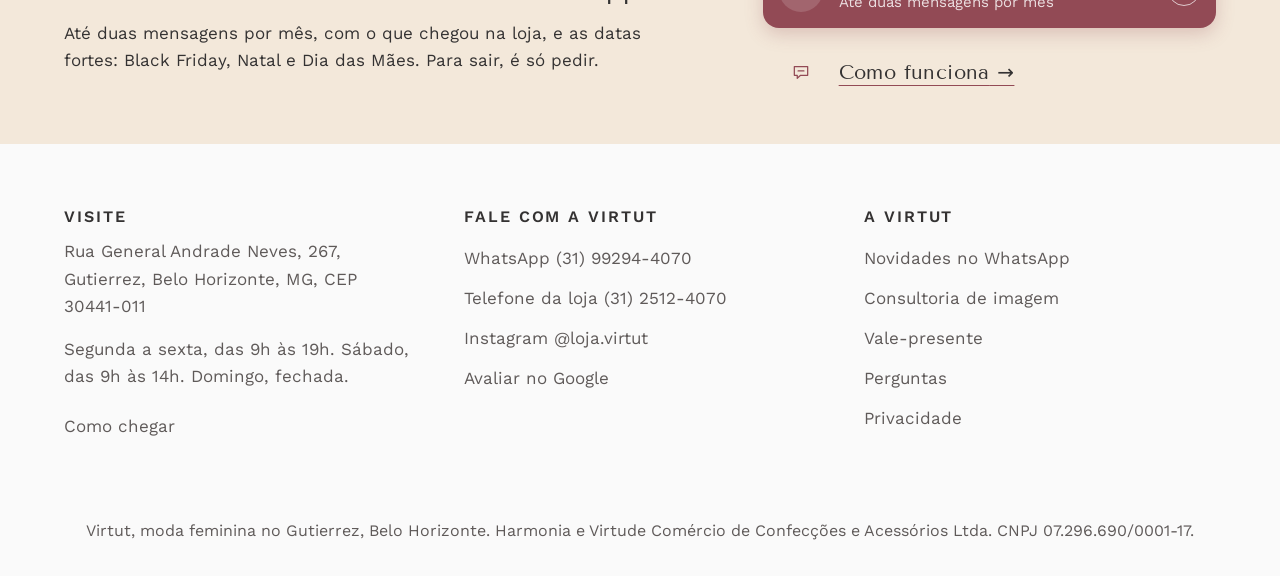
<file: privacidade/index.html>
<!doctype html>
<html lang="pt-BR">
<head>
<meta charset="utf-8">
<meta name="viewport" content="width=device-width, initial-scale=1">
<title>Privacidade | Virtut</title>
<meta name="description" content="O que o site da Virtut mede e como funcionam as novidades pelo WhatsApp.">
<meta name="robots" content="index, follow">
<link rel="canonical" href="https://virtut.com.br/privacidade/">
<meta property="og:type" content="website">
<meta property="og:locale" content="pt_BR">
<meta property="og:site_name" content="Virtut">
<meta property="og:title" content="Privacidade | Virtut">
<meta property="og:description" content="O que o site da Virtut mede e como funcionam as novidades pelo WhatsApp.">
<meta property="og:url" content="https://virtut.com.br/privacidade/">
<meta property="og:image" content="https://virtut.com.br/assets/img/entrada-virtut-gutierrez-1200.webp">
<meta name="theme-color" content="#FFFFFF">
<link rel="icon" href="../assets/img/favicon.svg" type="image/svg+xml">
<link rel="preload" href="../assets/fontes/worksans-latin.woff2" as="font" type="font/woff2" crossorigin>
<link rel="preload" href="../assets/fontes/tenorsans-latin.woff2" as="font" type="font/woff2" crossorigin>
<link rel="stylesheet" href="../assets/css/fontes.css?v=4c5b93b5">
<link rel="stylesheet" href="../assets/css/site.css?v=10eca340">
<script type="application/ld+json">
{
 "@context": "https://schema.org",
 "@graph": [
  {
   "@type": "ClothingStore",
   "@id": "https://virtut.com.br/#loja",
   "name": "Virtut",
   "url": "https://virtut.com.br/"
  }
 ]
}
</script>
</head>
<body data-pagina="privacidade" class="topo-unico">
<header class="topo">
  <div class="topo-faixa"><div class="envolve topo-faixa-in"><span class="tf-status" data-aberta>Aberta agora</span><span class="tf-rua">Rua General Andrade Neves, 267, Gutierrez</span></div></div>
  <div class="envolve topo-linha">
    <a class="marca" href="../" aria-label="Virtut, página inicial"><img src="../assets/img/virtut-logo-preto.svg" alt="Virtut" width="210" height="70"></a>
    <a class="topo-contato" data-wa="Olá Cláudia, vi o site da Virtut e quero saber mais." href="https://wa.me/5531992944070?text=Ol%C3%A1%20Cl%C3%A1udia%2C%20vi%20o%20site%20da%20Virtut%20e%20quero%20saber%20mais."><svg viewBox="0 0 32 32" aria-hidden="true"><path fill="currentColor" d="M16 3a13 13 0 0 0-11.2 19.6L3 29l6.6-1.7A13 13 0 1 0 16 3Zm0 23.6a10.6 10.6 0 0 1-5.4-1.5l-.4-.2-3.9 1 1-3.8-.2-.4A10.6 10.6 0 1 1 16 26.6Zm5.8-7.9c-.3-.2-1.9-.9-2.2-1s-.5-.2-.7.2-.8 1-1 1.2-.4.2-.7 0a8.7 8.7 0 0 1-4.3-3.8c-.3-.6.3-.5.9-1.6.1-.2 0-.4 0-.5l-1-2.4c-.3-.6-.5-.5-.7-.5h-.6a1.2 1.2 0 0 0-.9.4 3.6 3.6 0 0 0-1.1 2.7 6.3 6.3 0 0 0 1.3 3.3 14.4 14.4 0 0 0 5.5 4.9c2 .9 2.8 1 3.9.8a3.3 3.3 0 0 0 2.1-1.5 2.7 2.7 0 0 0 .2-1.5c-.1-.2-.3-.3-.6-.4Z"/></svg><span><small>Fale com a Cláudia</small><strong>WhatsApp (31) 99294-4070</strong></span></a>
    <button class="menu-botao" type="button" data-menu aria-expanded="false" aria-controls="menu"><span class="mb-icone" aria-hidden="true"></span><span class="mb-menu">Menu</span></button>
  </div>
  <nav class="nav" id="menu" aria-label="Principal">
    <ul>
      <li><a href="../loja/">A loja</a></li>
        <li><a href="../claudia/">A Cláudia</a></li>
        <li><a href="../visite/">Visite</a></li>
        <li><a href="../perguntas/">Perguntas</a></li>
        <li><a href="../consultoria/">Consultoria</a></li>
        <li><a href="../vale-presente/">Vale-presente</a></li>
    </ul>
  </nav>
</header>
<main id="conteudo">
<section class="abertura">
  <div class="envolve texto">
    <h1>Privacidade</h1>
    <p class="lead">O site da Virtut não tem cadastro e não pede senha. Para saber se os anúncios funcionam, usamos uma medição do Google, que grava um cookie no seu navegador.</p>

    <h2>O que o site mede</h2>
    <p>Contamos as visitas a cada página e os cliques nos botões (WhatsApp, Como chegar, Instagram e Avaliar no Google), junto com a origem da visita, por exemplo, se a pessoa chegou pelo Google ou pelo Instagram. Isso serve para saber o que as clientes procuram e melhorar o site.</p>
    <p>Para não contar a mesma visita duas vezes, o seu navegador guarda dois registros técnicos: um código aleatório do aparelho e a origem da visita. Eles não têm nome, telefone nem e-mail. Você pode apagá-los limpando os dados do navegador.</p>

    <h2>Mensagens pelo WhatsApp</h2>
    <p>Os botões do site só abrem o seu WhatsApp com uma mensagem já escrita, que você decide enviar ou não. O formulário “Procura algo específico?” também só monta a mensagem: nada do que você escreve fica guardado no site.</p>

    <h2>Novidades</h2>
    <p>Quem pede para receber as novidades da Virtut recebe até duas mensagens por mês, mais as datas fortes. O número é usado só para as novidades da Virtut. Para deixar de receber, é só avisar no mesmo WhatsApp, a qualquer hora.</p>

    <h2>Quem é responsável</h2>
    <p>Harmonia e Virtude Comércio de Confecções e Acessórios Ltda., CNPJ 07.296.690/0001-17, Rua General Andrade Neves, 267, Gutierrez, Belo Horizonte, MG, CEP 30441-011. Dúvidas sobre os seus dados: WhatsApp (31) 99294-4070.</p>
    <p class="discreto pequeno">Revisado em 07/10/2026.</p>
  </div>
</section>

</main>
<section class="bloco novidades-bloco" aria-labelledby="novidades-titulo">
  <div class="envolve">
    <div>
      <h2 id="novidades-titulo">Receba as novidades da Virtut no WhatsApp</h2>
      <p>Até duas mensagens por mês, com o que chegou na loja, e as datas fortes: Black Friday, Natal e Dia das Mães. Para sair, é só pedir.</p>
    </div>
    <div class="acoes">
      <a class="acao-1" data-wa="Quero receber as novidades da Virtut." href="https://wa.me/5531992944070?text=Quero%20receber%20as%20novidades%20da%20Virtut." data-evento="vt_novidades"><span class="acao-ic"><svg class="ic-wa" width="24" height="24" viewBox="0 0 32 32" aria-hidden="true"><path fill="currentColor" d="M16 3a13 13 0 0 0-11.2 19.6L3 29l6.6-1.7A13 13 0 1 0 16 3Zm0 23.6a10.6 10.6 0 0 1-5.4-1.5l-.4-.2-3.9 1 1-3.8-.2-.4A10.6 10.6 0 1 1 16 26.6Zm5.8-7.9c-.3-.2-1.9-.9-2.2-1s-.5-.2-.7.2-.8 1-1 1.2-.4.2-.7 0a8.7 8.7 0 0 1-4.3-3.8c-.3-.6.3-.5.9-1.6.1-.2 0-.4 0-.5l-1-2.4c-.3-.6-.5-.5-.7-.5h-.6a1.2 1.2 0 0 0-.9.4 3.6 3.6 0 0 0-1.1 2.7 6.3 6.3 0 0 0 1.3 3.3 14.4 14.4 0 0 0 5.5 4.9c2 .9 2.8 1 3.9.8a3.3 3.3 0 0 0 2.1-1.5 2.7 2.7 0 0 0 .2-1.5c-.1-.2-.3-.3-.6-.4Z"/></svg></span><span class="acao-txt"><strong>Receber as novidades</strong><span>Até duas mensagens por mês</span></span><span class="acao-seta" aria-hidden="true">→</span></a>
      <a class="acao-3" href="../novidades/"><span class="acao-ic"><svg viewBox="0 0 24 24" width="20" height="20" fill="none" stroke="currentColor" stroke-width="1.5" stroke-linecap="round" stroke-linejoin="round" aria-hidden="true"><path d="M4 5.5h16V16H11.5L7.5 19.5V16H4z"/><path d="M8.5 10.7h7"/></svg></span><span class="acao-txt"><span class="acao-3-t">Como funciona<span class="seta" aria-hidden="true"> →</span></span></span></a>
    </div>
  </div>
</section>
<footer class="rodape">
  <div class="envolve">
    <div class="rodape-grade">
      <div>
        <h2>Visite</h2>
        <address><p>Rua General Andrade Neves, 267, Gutierrez, Belo Horizonte, MG, CEP 30441-011</p></address>
        <p>Segunda a sexta, das 9h às 19h. Sábado, das 9h às 14h. Domingo, fechada.</p>
        <ul><li><a href="https://www.google.com/maps/dir/?api=1&destination=Virtut%2C%20Rua%20General%20Andrade%20Neves%2C%20267%2C%20Gutierrez%2C%20Belo%20Horizonte&destination_place_id=ChIJEZ4xlXKXpgARcglzFDddNpg" data-rota>Como chegar</a></li></ul>
      </div>
      <div>
        <h2>Fale com a Virtut</h2>
        <ul>
          <li><a data-wa="Olá Cláudia, vi o site da Virtut e quero saber mais." href="https://wa.me/5531992944070?text=Ol%C3%A1%20Cl%C3%A1udia%2C%20vi%20o%20site%20da%20Virtut%20e%20quero%20saber%20mais.">WhatsApp (31) 99294-4070</a></li>
          <li><a href="tel:+553125124070">Telefone da loja (31) 2512-4070</a></li>
          <li><a href="https://www.instagram.com/loja.virtut/" data-instagram>Instagram @loja.virtut</a></li>
          <li><a href="https://search.google.com/local/writereview?placeid=ChIJEZ4xlXKXpgARcglzFDddNpg" data-avaliar>Avaliar no Google</a></li>
        </ul>
      </div>
      <div>
        <h2>A Virtut</h2>
        <ul>
          <li><a href="../novidades/">Novidades no WhatsApp</a></li>
          <li><a href="../consultoria/">Consultoria de imagem</a></li>
          <li><a href="../vale-presente/">Vale-presente</a></li>
          <li><a href="../perguntas/">Perguntas</a></li>
          <li><a href="../privacidade/">Privacidade</a></li>
        </ul>
      </div>
    </div>
    <div class="rodape-base">
      <p>Virtut, moda feminina no Gutierrez, Belo Horizonte. Harmonia e Virtude Comércio de Confecções e Acessórios Ltda. CNPJ 07.296.690/0001-17.</p>
    </div>
  </div>
</footer>
<div class="barra-wa"><a class="acao-1 acao-barra" data-wa="Olá Cláudia, vi o site da Virtut e quero saber mais." href="https://wa.me/5531992944070?text=Ol%C3%A1%20Cl%C3%A1udia%2C%20vi%20o%20site%20da%20Virtut%20e%20quero%20saber%20mais."><span class="acao-ic"><svg class="ic-wa" width="24" height="24" viewBox="0 0 32 32" aria-hidden="true"><path fill="currentColor" d="M16 3a13 13 0 0 0-11.2 19.6L3 29l6.6-1.7A13 13 0 1 0 16 3Zm0 23.6a10.6 10.6 0 0 1-5.4-1.5l-.4-.2-3.9 1 1-3.8-.2-.4A10.6 10.6 0 1 1 16 26.6Zm5.8-7.9c-.3-.2-1.9-.9-2.2-1s-.5-.2-.7.2-.8 1-1 1.2-.4.2-.7 0a8.7 8.7 0 0 1-4.3-3.8c-.3-.6.3-.5.9-1.6.1-.2 0-.4 0-.5l-1-2.4c-.3-.6-.5-.5-.7-.5h-.6a1.2 1.2 0 0 0-.9.4 3.6 3.6 0 0 0-1.1 2.7 6.3 6.3 0 0 0 1.3 3.3 14.4 14.4 0 0 0 5.5 4.9c2 .9 2.8 1 3.9.8a3.3 3.3 0 0 0 2.1-1.5 2.7 2.7 0 0 0 .2-1.5c-.1-.2-.3-.3-.6-.4Z"/></svg></span><span class="acao-txt"><strong>Chamar a Cláudia no WhatsApp</strong></span></a></div>
<script src="../assets/js/config.js?v=678e49f3"></script>
<script src="../assets/js/site.js?v=b1c85aeb" defer></script>
<script src="../assets/js/anuncio.js?v=5fbe8a25" defer></script>
</body>
</html>
</file>
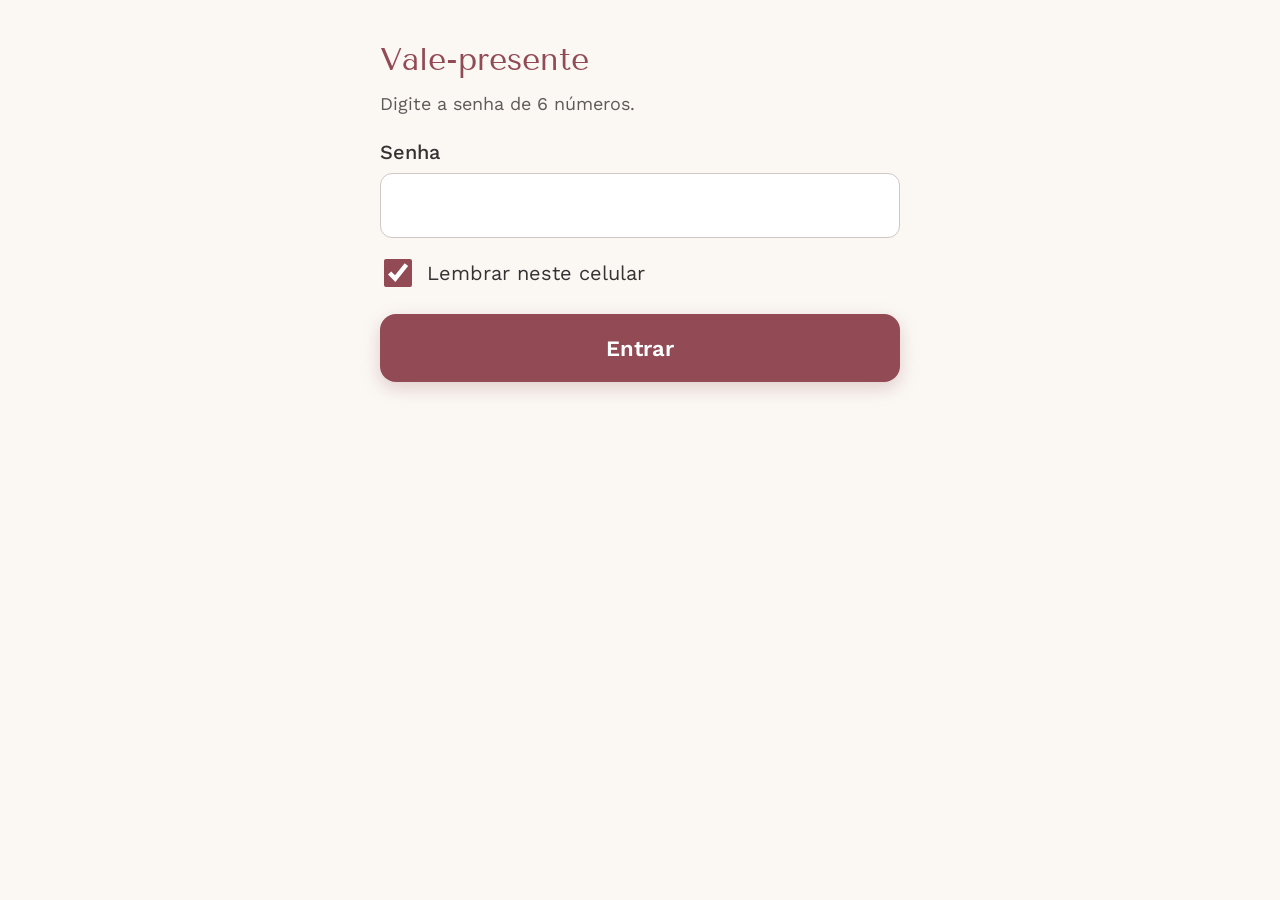
<file: vale-nnm3mpujw6/index.html>
<!DOCTYPE html>
<html lang="pt-BR">
<head>
<meta charset="UTF-8">
<meta name="viewport" content="width=device-width, initial-scale=1">
<meta name="robots" content="noindex, nofollow">
<meta name="referrer" content="no-referrer">
<title>Vale-presente</title>
<link rel="icon" href="../assets/img/favicon.svg" type="image/svg+xml">
<link rel="stylesheet" href="../assets/css/fontes.css">
<style>
  :root { --vinho:#924A55; --vinho-escuro:#7A3B46; --texto:#343232; --texto-2:#5F5A59; --areia:#EEECED; --bege:#E0BF96; --bege-claro:#F3E8DA; --creme:#FBF8F4; --linha:#E3E0DE; --ocre:#94672A; }
  * { box-sizing: border-box; }
  html { -webkit-text-size-adjust: 100%; }
  body { margin: 0; background: var(--creme); color: var(--texto); font: 400 20px/1.5 "Work Sans", system-ui, "Segoe UI", sans-serif; }
  .topo { background: #fff; border-bottom: 1px solid var(--linha); padding: 14px 20px; display: flex; align-items: center; gap: 16px; justify-content: space-between; flex-wrap: wrap; }
  .topo img { width: 96px; height: auto; }
  .abas { display: flex; gap: 8px; }
  .aba { font: 500 18px "Work Sans", sans-serif; padding: 10px 16px; border-radius: 999px; border: 1px solid var(--linha); background: #fff; color: var(--texto); cursor: pointer; min-height: 48px; }
  .aba[aria-current="true"] { background: var(--vinho); border-color: var(--vinho); color: #fff; }
  main { max-width: 560px; margin: 0 auto; padding: 28px 20px 64px; }
  h1 { font: 400 32px/1.2 "Tenor Sans", "Work Sans", sans-serif; color: var(--vinho); margin: 0 0 12px; }
  p { margin: 0 0 16px; }
  .apoio { color: var(--texto-2); font-size: 18px; }
  label { display: block; font-weight: 500; margin: 20px 0 6px; }
  label small { font-weight: 400; color: var(--texto-2); font-size: 17px; }
  input[type=text], input[type=password], input[type=tel], select { width: 100%; font: 400 22px "Work Sans", sans-serif; padding: 14px 16px; min-height: 58px; border: 1.5px solid #cfc8c4; border-radius: 12px; background: #fff; color: var(--texto); }
  input:focus, select:focus { outline: 3px solid var(--bege); border-color: var(--vinho); }
  .pin { letter-spacing: .5em; text-align: center; font-size: 30px !important; }
  .lembrar { display: flex; align-items: center; gap: 12px; margin: 18px 0 0; font-weight: 400; }
  .lembrar input { width: 28px; height: 28px; accent-color: var(--vinho); }
  .botao { display: block; width: 100%; font: 600 22px "Work Sans", sans-serif; min-height: 68px; padding: 14px 20px; margin-top: 24px; border: 0; border-radius: 16px; background: var(--vinho); color: #fff; cursor: pointer; box-shadow: 0 6px 18px rgba(146,74,85,.25); }
  .botao:active { background: var(--vinho-escuro); }
  .botao[disabled] { opacity: .6; cursor: wait; }
  .botao.claro { background: var(--areia); color: var(--texto); box-shadow: none; font-weight: 500; }
  .link { background: none; border: 0; padding: 12px 0; font: 400 18px "Work Sans", sans-serif; color: var(--texto-2); text-decoration: underline; text-underline-offset: 3px; cursor: pointer; min-height: 48px; }
  .erro { background: #fbeceb; border: 1px solid #e3b4b0; color: #7a1f17; padding: 14px 16px; border-radius: 12px; margin-top: 18px; display: none; }
  .ok { background: #eef5ec; border: 1px solid #b9d3b3; color: #264d1f; padding: 14px 16px; border-radius: 12px; margin-top: 18px; display: none; }
  .teste { background: var(--ocre); color: #fff; text-align: center; padding: 10px 16px; font-weight: 600; font-size: 17px; }
  .oculto { display: none !important; }
  .cartao-vale { width: 100%; max-width: 420px; height: auto; display: block; margin: 8px auto 0; border-radius: 6px; box-shadow: 0 8px 24px rgba(52,50,50,.18); }
  .codigo { text-align: center; margin: 20px 0 4px; }
  .codigo span { display: block; font-size: 17px; color: var(--texto-2); }
  .codigo strong { font: 400 38px/1.2 "Tenor Sans", "Work Sans", sans-serif; letter-spacing: .06em; color: var(--vinho); }
  .passos { background: var(--bege-claro); border-radius: 12px; padding: 14px 16px; margin-top: 20px; font-size: 18px; }
  .item { background: #fff; border: 1px solid var(--linha); border-radius: 14px; padding: 14px 16px; margin-bottom: 12px; }
  .item .linha1 { display: flex; justify-content: space-between; gap: 12px; align-items: baseline; }
  .item .cod { font-weight: 600; letter-spacing: .04em; }
  .item .valor { font-weight: 500; white-space: nowrap; }
  .item .linha2 { color: var(--texto-2); font-size: 18px; margin-top: 4px; }
  .sit { display: inline-block; font-size: 16px; font-weight: 600; padding: 2px 10px; border-radius: 999px; background: var(--areia); color: var(--texto); margin-right: 8px; }
  .sit.ativo { background: #e4efe1; color: #264d1f; } .sit.vencido { background: #f3e1df; color: #7a1f17; } .sit.estoque { background: var(--bege-claro); color: #6b4a1a; } .sit.cancelado { background: #e8e6e6; color: #5a5555; }
  .sair { margin-top: 28px; text-align: center; }
  @media (min-width: 900px) { main { padding-top: 40px; } }
</style>
</head>
<body>
<div class="teste oculto" id="faixa-teste">MODO TESTE: nenhum vale está sendo criado. Os dados abaixo são falsos.</div>
<header class="topo oculto" id="topo">
  <img src="../assets/img/virtut-logo-preto.svg" alt="Virtut">
  <nav class="abas" aria-label="Telas">
    <button class="aba" type="button" id="aba-fazer" aria-current="true">Fazer vale</button>
    <button class="aba" type="button" id="aba-lista" aria-current="false">Vales feitos</button>
  </nav>
</header>
<main>

  <section id="tela-pin">
    <h1>Vale-presente</h1>
    <p class="apoio">Digite a senha de 6 números.</p>
    <form id="form-pin" autocomplete="off">
      <label for="pin">Senha</label>
      <input id="pin" class="pin" type="password" inputmode="numeric" pattern="[0-9]*" maxlength="6" autocomplete="off" aria-describedby="erro-pin">
      <label class="lembrar"><input type="checkbox" id="lembrar" checked> Lembrar neste celular</label>
      <button class="botao" type="submit" id="entrar">Entrar</button>
      <div class="erro" id="erro-pin" role="alert"></div>
    </form>
  </section>

  <section id="tela-fazer" class="oculto">
    <div id="bloco-form">
      <h1>Fazer um vale</h1>
      <p class="apoio">Preencha o valor. O resto é se você quiser.</p>
      <form id="form-vale" autocomplete="off">
        <label for="valor">Valor em reais</label>
        <input id="valor" type="tel" inputmode="numeric" placeholder="Ex.: 200" maxlength="7">
        <label for="para">Para quem <small>(se quiser)</small></label>
        <input id="para" type="text" maxlength="40" placeholder="Nome de quem vai ganhar">
        <label for="de">De quem <small>(se quiser)</small></label>
        <input id="de" type="text" maxlength="30" placeholder="Nome de quem está dando">
        <label for="frase">Uma frase <small>(se quiser, curta)</small></label>
        <input id="frase" type="text" maxlength="100" placeholder="Ex.: Feliz aniversário!">
        <button class="botao" type="submit" id="fazer">Fazer o vale</button>
        <div class="erro" id="erro-fazer" role="alert"></div>
      </form>
      <p style="text-align:center;margin-top:20px"><button class="link" type="button" id="ir-coringa">usar um vale coringa</button></p>
    </div>

    <div id="bloco-resultado" class="oculto">
      <h1>Vale pronto</h1>
      <canvas id="canvas" class="cartao-vale" aria-label="Imagem do vale-presente"></canvas>
      <div class="codigo"><span>Código do vale</span><strong id="codigo-grande"></strong></div>
      <button class="botao" type="button" id="mandar">Mandar no WhatsApp</button>
      <div class="passos">Mande a imagem e o texto juntos. O link que vai no texto leva direto para o WhatsApp da loja.</div>
      <button class="botao claro" type="button" id="baixar">Baixar imagem</button>
      <button class="botao claro" type="button" id="copiar" style="margin-top:12px">Copiar texto com o link</button>
      <div class="ok" id="ok-resultado" role="status"></div>
      <div class="erro" id="erro-resultado" role="alert"></div>
      <button class="botao" type="button" id="outro" style="margin-top:32px">Fazer outro vale</button>
    </div>
  </section>

  <section id="tela-coringa" class="oculto">
    <h1>Usar um vale coringa</h1>
    <p class="apoio">Para quando você já mandou um coringa e precisa dizer de quanto ele é.</p>
    <form id="form-coringa" autocomplete="off">
      <label for="cod-coringa">Qual vale</label>
      <select id="cod-coringa"></select>
      <label for="valor-coringa">Valor em reais</label>
      <input id="valor-coringa" type="tel" inputmode="numeric" placeholder="Ex.: 200" maxlength="7">
      <button class="botao" type="submit" id="confirmar-coringa">Confirmar</button>
      <div class="erro" id="erro-coringa" role="alert"></div>
      <div class="ok" id="ok-coringa" role="status"></div>
    </form>
    <p style="text-align:center;margin-top:20px"><button class="link" type="button" id="voltar-coringa">voltar</button></p>
  </section>

  <section id="tela-lista" class="oculto">
    <h1>Vales feitos</h1>
    <p class="apoio" id="resumo-lista"></p>
    <div id="lista"></div>
    <div class="erro" id="erro-lista" role="alert"></div>
  </section>

  <p class="sair oculto" id="sair"><button class="link" type="button" id="esquecer">sair e esquecer a senha neste celular</button></p>
</main>
<script src="../assets/js/config.js"></script>
<script src="vale_b.js"></script>
<script src="vale.js"></script>
</body>
</html>
</file>
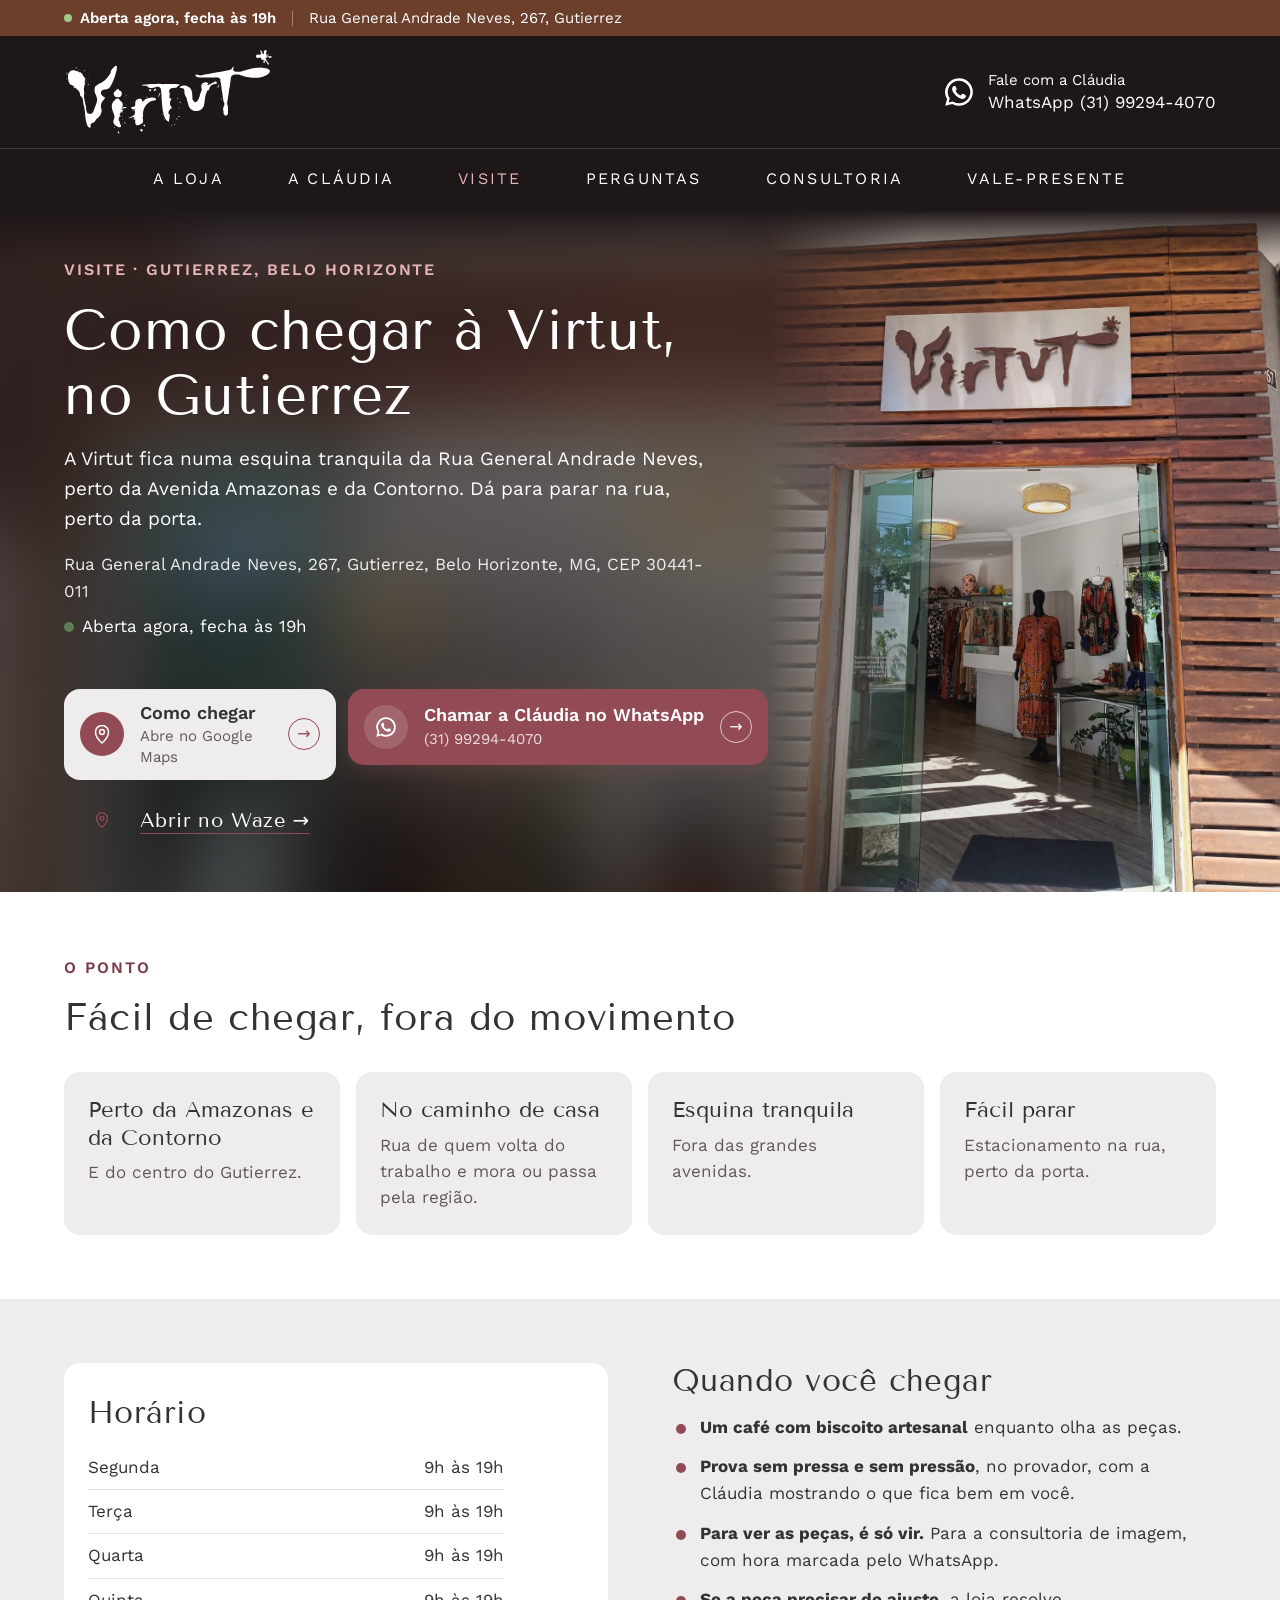
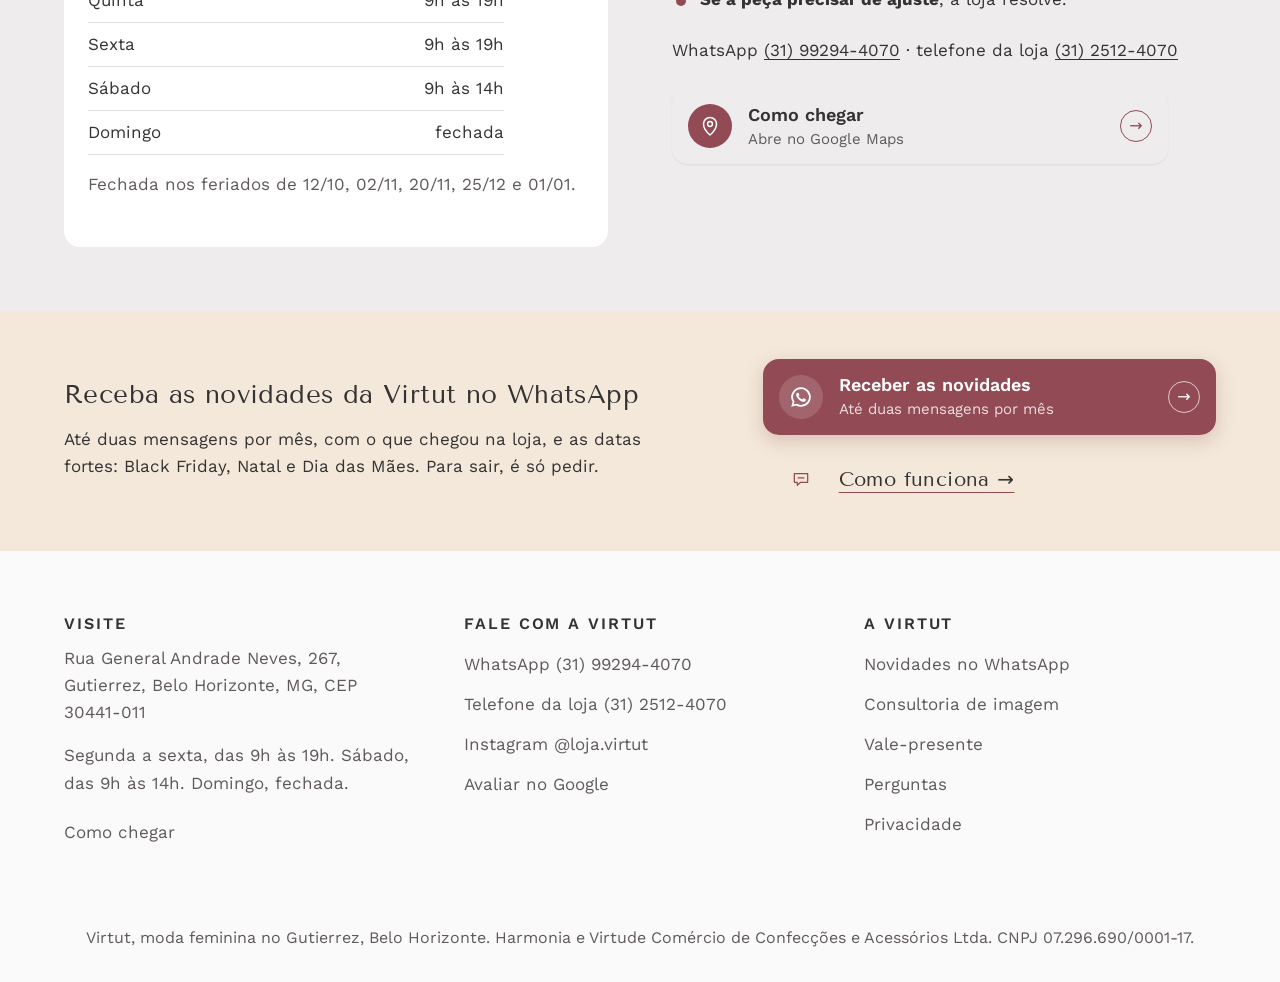
<file: visite/index.html>
<!doctype html>
<html lang="pt-BR">
<head>
<meta charset="utf-8">
<meta name="viewport" content="width=device-width, initial-scale=1">
<title>Como chegar à Virtut | R. Gen. Andrade Neves, 267</title>
<meta name="description" content="Endereço, horário e como chegar à Virtut: Rua General Andrade Neves, 267, Gutierrez, Belo Horizonte. Seg a sex 9h às 19h, sáb 9h às 14h.">
<meta name="robots" content="index, follow">
<link rel="canonical" href="https://virtut.com.br/visite/">
<meta property="og:type" content="website">
<meta property="og:locale" content="pt_BR">
<meta property="og:site_name" content="Virtut">
<meta property="og:title" content="Como chegar à Virtut | R. Gen. Andrade Neves, 267">
<meta property="og:description" content="Endereço, horário e como chegar à Virtut: Rua General Andrade Neves, 267, Gutierrez, Belo Horizonte. Seg a sex 9h às 19h, sáb 9h às 14h.">
<meta property="og:url" content="https://virtut.com.br/visite/">
<meta property="og:image" content="https://virtut.com.br/assets/img/entrada-virtut-gutierrez-1200.webp">
<meta name="theme-color" content="#FFFFFF">
<link rel="icon" href="../assets/img/favicon.svg" type="image/svg+xml">
<link rel="preload" href="../assets/fontes/worksans-latin.woff2" as="font" type="font/woff2" crossorigin>
<link rel="preload" href="../assets/fontes/tenorsans-latin.woff2" as="font" type="font/woff2" crossorigin>
<link rel="stylesheet" href="../assets/css/fontes.css?v=4c5b93b5">
<link rel="stylesheet" href="../assets/css/site.css?v=10eca340">
<script type="application/ld+json">
{
 "@context": "https://schema.org",
 "@graph": [
  {
   "@type": "ClothingStore",
   "@id": "https://virtut.com.br/#loja",
   "name": "Virtut",
   "legalName": "Harmonia e Virtude Comércio de Confecções e Acessórios Ltda.",
   "url": "https://virtut.com.br/",
   "logo": "https://virtut.com.br/assets/img/virtut-logo-preto.svg",
   "image": "https://virtut.com.br/assets/img/entrada-virtut-gutierrez-1200.webp",
   "description": "Loja de moda feminina no Gutierrez, em Belo Horizonte, desde 2005. Peças com a curadoria da Cláudia, atendimento personalizado e atencioso, produção própria exclusiva com etiqueta Virtut e ajuste da roupa comprada na loja.",
   "foundingDate": "2005-03-31",
   "telephone": "+55-31-99294-4070",
   "address": {
    "@type": "PostalAddress",
    "streetAddress": "Rua General Andrade Neves, 267",
    "addressLocality": "Belo Horizonte",
    "addressRegion": "MG",
    "postalCode": "30441-011",
    "addressCountry": "BR"
   },
   "geo": {
    "@type": "GeoCoordinates",
    "latitude": -19.9328769,
    "longitude": -43.9614549
   },
   "hasMap": "https://maps.google.com/?cid=10968056433655089522",
   "openingHoursSpecification": [
    {
     "@type": "OpeningHoursSpecification",
     "dayOfWeek": "Monday",
     "opens": "09:00",
     "closes": "19:00"
    },
    {
     "@type": "OpeningHoursSpecification",
     "dayOfWeek": "Tuesday",
     "opens": "09:00",
     "closes": "19:00"
    },
    {
     "@type": "OpeningHoursSpecification",
     "dayOfWeek": "Wednesday",
     "opens": "09:00",
     "closes": "19:00"
    },
    {
     "@type": "OpeningHoursSpecification",
     "dayOfWeek": "Thursday",
     "opens": "09:00",
     "closes": "19:00"
    },
    {
     "@type": "OpeningHoursSpecification",
     "dayOfWeek": "Friday",
     "opens": "09:00",
     "closes": "19:00"
    },
    {
     "@type": "OpeningHoursSpecification",
     "dayOfWeek": "Saturday",
     "opens": "09:00",
     "closes": "14:00"
    },
    {
     "@type": "OpeningHoursSpecification",
     "validFrom": "2026-10-12",
     "validThrough": "2026-10-12",
     "opens": "00:00",
     "closes": "00:00"
    },
    {
     "@type": "OpeningHoursSpecification",
     "validFrom": "2026-11-02",
     "validThrough": "2026-11-02",
     "opens": "00:00",
     "closes": "00:00"
    },
    {
     "@type": "OpeningHoursSpecification",
     "validFrom": "2026-11-20",
     "validThrough": "2026-11-20",
     "opens": "00:00",
     "closes": "00:00"
    },
    {
     "@type": "OpeningHoursSpecification",
     "validFrom": "2026-12-25",
     "validThrough": "2026-12-25",
     "opens": "00:00",
     "closes": "00:00"
    },
    {
     "@type": "OpeningHoursSpecification",
     "validFrom": "2027-01-01",
     "validThrough": "2027-01-01",
     "opens": "00:00",
     "closes": "00:00"
    }
   ],
   "sameAs": [
    "https://www.instagram.com/loja.virtut/",
    "https://maps.google.com/?cid=10968056433655089522"
   ]
  }
 ]
}
</script>
</head>
<body data-pagina="visite" class="topo-unico topo-escuro">
<header class="topo">
  <div class="topo-faixa"><div class="envolve topo-faixa-in"><span class="tf-status" data-aberta>Aberta agora</span><span class="tf-rua">Rua General Andrade Neves, 267, Gutierrez</span></div></div>
  <div class="envolve topo-linha">
    <a class="marca" href="../" aria-label="Virtut, página inicial"><img src="../assets/img/virtut-logo-preto.svg" alt="Virtut" width="210" height="70"></a>
    <a class="topo-contato" data-wa="Olá Cláudia, vi no site e quero passar na loja." href="https://wa.me/5531992944070?text=Ol%C3%A1%20Cl%C3%A1udia%2C%20vi%20no%20site%20e%20quero%20passar%20na%20loja."><svg viewBox="0 0 32 32" aria-hidden="true"><path fill="currentColor" d="M16 3a13 13 0 0 0-11.2 19.6L3 29l6.6-1.7A13 13 0 1 0 16 3Zm0 23.6a10.6 10.6 0 0 1-5.4-1.5l-.4-.2-3.9 1 1-3.8-.2-.4A10.6 10.6 0 1 1 16 26.6Zm5.8-7.9c-.3-.2-1.9-.9-2.2-1s-.5-.2-.7.2-.8 1-1 1.2-.4.2-.7 0a8.7 8.7 0 0 1-4.3-3.8c-.3-.6.3-.5.9-1.6.1-.2 0-.4 0-.5l-1-2.4c-.3-.6-.5-.5-.7-.5h-.6a1.2 1.2 0 0 0-.9.4 3.6 3.6 0 0 0-1.1 2.7 6.3 6.3 0 0 0 1.3 3.3 14.4 14.4 0 0 0 5.5 4.9c2 .9 2.8 1 3.9.8a3.3 3.3 0 0 0 2.1-1.5 2.7 2.7 0 0 0 .2-1.5c-.1-.2-.3-.3-.6-.4Z"/></svg><span><small>Fale com a Cláudia</small><strong>WhatsApp (31) 99294-4070</strong></span></a>
    <button class="menu-botao" type="button" data-menu aria-expanded="false" aria-controls="menu"><span class="mb-icone" aria-hidden="true"></span><span class="mb-menu">Menu</span></button>
  </div>
  <nav class="nav" id="menu" aria-label="Principal">
    <ul>
      <li><a href="../loja/">A loja</a></li>
        <li><a href="../claudia/">A Cláudia</a></li>
        <li><a href="../visite/" aria-current="page">Visite</a></li>
        <li><a href="../perguntas/">Perguntas</a></li>
        <li><a href="../consultoria/">Consultoria</a></li>
        <li><a href="../vale-presente/">Vale-presente</a></li>
    </ul>
  </nav>
</header>
<main id="conteudo">
<section class="abre-foto" aria-label="Como chegar"><div class="af-fundo" aria-hidden="true"><img src="../assets/img/entrada-virtut-gutierrez-1200.webp" alt="" width="1200" height="1600"></div><figure class="af-foto"><img src="../assets/img/entrada-virtut-gutierrez-1200.webp" alt="Entrada da Virtut, com o letreiro na fachada de madeira e a porta de vidro aberta" width="1200" height="1600" fetchpriority="high" style="object-position:50% 40%"></figure><div class="envolve abre-in">
  <p class="rotulo">Visite · Gutierrez, Belo Horizonte</p>
  <h1>Como chegar à Virtut, no Gutierrez</h1>
  <p class="lead">A Virtut fica numa esquina tranquila da Rua General Andrade Neves, perto da Avenida Amazonas e da Contorno. Dá para parar na rua, perto da porta.</p>
  <address class="abre-end">Rua General Andrade Neves, 267, Gutierrez, Belo Horizonte, MG, CEP 30441-011</address>
  <p class="aberta" data-aberta>Segunda a sexta, das 9h às 19h. Sábado, das 9h às 14h. Domingo, fechada.</p>
  <div class="acoes">
    <a class="acao-2 " href="https://www.google.com/maps/dir/?api=1&destination=Virtut%2C%20Rua%20General%20Andrade%20Neves%2C%20267%2C%20Gutierrez%2C%20Belo%20Horizonte&destination_place_id=ChIJEZ4xlXKXpgARcglzFDddNpg" data-rota><span class="acao-ic"><svg viewBox="0 0 24 24" width="24" height="24" fill="none" stroke="currentColor" stroke-width="1.5" stroke-linecap="round" stroke-linejoin="round" aria-hidden="true"><path d="M12 21s-6.5-5.6-6.5-11a6.5 6.5 0 0 1 13 0c0 5.4-6.5 11-6.5 11z"/><circle cx="12" cy="10" r="2.4"/></svg></span><span class="acao-txt"><strong>Como chegar</strong><span>Abre no Google Maps</span></span><span class="acao-seta" aria-hidden="true">→</span></a>
    <a class="acao-1 so-notebook" data-wa="Olá Cláudia, vi no site e quero passar na loja." href="https://wa.me/5531992944070?text=Ol%C3%A1%20Cl%C3%A1udia%2C%20vi%20no%20site%20e%20quero%20passar%20na%20loja."><span class="acao-ic"><svg class="ic-wa" width="24" height="24" viewBox="0 0 32 32" aria-hidden="true"><path fill="currentColor" d="M16 3a13 13 0 0 0-11.2 19.6L3 29l6.6-1.7A13 13 0 1 0 16 3Zm0 23.6a10.6 10.6 0 0 1-5.4-1.5l-.4-.2-3.9 1 1-3.8-.2-.4A10.6 10.6 0 1 1 16 26.6Zm5.8-7.9c-.3-.2-1.9-.9-2.2-1s-.5-.2-.7.2-.8 1-1 1.2-.4.2-.7 0a8.7 8.7 0 0 1-4.3-3.8c-.3-.6.3-.5.9-1.6.1-.2 0-.4 0-.5l-1-2.4c-.3-.6-.5-.5-.7-.5h-.6a1.2 1.2 0 0 0-.9.4 3.6 3.6 0 0 0-1.1 2.7 6.3 6.3 0 0 0 1.3 3.3 14.4 14.4 0 0 0 5.5 4.9c2 .9 2.8 1 3.9.8a3.3 3.3 0 0 0 2.1-1.5 2.7 2.7 0 0 0 .2-1.5c-.1-.2-.3-.3-.6-.4Z"/></svg></span><span class="acao-txt"><strong>Chamar a Cláudia no WhatsApp</strong><span>(31) 99294-4070</span></span><span class="acao-seta" aria-hidden="true">→</span></a>
  </div>
  <div class="acoes acoes-3"><a class="acao-3" href="https://waze.com/ul?ll=-19.9328769%2C-43.9614549&navigate=yes" data-rota><span class="acao-ic"><svg viewBox="0 0 24 24" width="20" height="20" fill="none" stroke="currentColor" stroke-width="1.5" stroke-linecap="round" stroke-linejoin="round" aria-hidden="true"><path d="M12 21s-6.5-5.6-6.5-11a6.5 6.5 0 0 1 13 0c0 5.4-6.5 11-6.5 11z"/><circle cx="12" cy="10" r="2.4"/></svg></span><span class="acao-txt"><span class="acao-3-t">Abrir no Waze<span class="seta" aria-hidden="true"> →</span></span></span></a></div>
</div></section>

<section class="faixa-sec f-branco" aria-labelledby="ponto-t"><div class="envolve">
  <p class="rotulo">O ponto</p>
  <h2 id="ponto-t" class="sec-t">Fácil de chegar, fora do movimento</h2>
  <ul class="cartoes4">
    <li><strong>Perto da Amazonas e da Contorno</strong><span>E do centro do Gutierrez.</span></li>
    <li><strong>No caminho de casa</strong><span>Rua de quem volta do trabalho e mora ou passa pela região.</span></li>
    <li><strong>Esquina tranquila</strong><span>Fora das grandes avenidas.</span></li>
    <li><strong>Fácil parar</strong><span>Estacionamento na rua, perto da porta.</span></li>
  </ul>
</div></section>

<section class="faixa-sec f-linho" aria-label="Horário e visita"><div class="envolve grade2">
  <div class="cartao-branco" aria-labelledby="horario-titulo">
    <h2 id="horario-titulo" class="sec-t2">Horário</h2>
    <table class="horario"><tbody><tr><th scope="row">Segunda</th><td>9h às 19h</td></tr><tr><th scope="row">Terça</th><td>9h às 19h</td></tr><tr><th scope="row">Quarta</th><td>9h às 19h</td></tr><tr><th scope="row">Quinta</th><td>9h às 19h</td></tr><tr><th scope="row">Sexta</th><td>9h às 19h</td></tr><tr><th scope="row">Sábado</th><td>9h às 14h</td></tr><tr><th scope="row">Domingo</th><td>fechada</td></tr></tbody></table>
    <p class="discreto">Fechada nos feriados de 12/10, 02/11, 20/11, 25/12 e 01/01.</p>
  </div>
  <div aria-labelledby="chegar-titulo">
    <h2 id="chegar-titulo" class="sec-t2">Quando você chegar</h2>
    <ul class="lista-visita">
      <li><strong>Um café com biscoito artesanal</strong> enquanto olha as peças.</li>
      <li><strong>Prova sem pressa e sem pressão</strong>, no provador, com a Cláudia mostrando o que fica bem em você.</li>
      <li><strong>Para ver as peças, é só vir.</strong> Para a consultoria de imagem, com hora marcada pelo WhatsApp.</li>
      <li><strong>Se a peça precisar de ajuste</strong>, a loja resolve.</li>
    </ul>
    <p>WhatsApp <a data-wa="Olá Cláudia, vi no site e quero passar na loja." href="https://wa.me/5531992944070?text=Ol%C3%A1%20Cl%C3%A1udia%2C%20vi%20no%20site%20e%20quero%20passar%20na%20loja.">(31) 99294-4070</a> · telefone da loja <a href="tel:+553125124070">(31) 2512-4070</a></p>
    <div class="acoes"><a class="acao-2 " href="https://www.google.com/maps/dir/?api=1&destination=Virtut%2C%20Rua%20General%20Andrade%20Neves%2C%20267%2C%20Gutierrez%2C%20Belo%20Horizonte&destination_place_id=ChIJEZ4xlXKXpgARcglzFDddNpg" data-rota><span class="acao-ic"><svg viewBox="0 0 24 24" width="24" height="24" fill="none" stroke="currentColor" stroke-width="1.5" stroke-linecap="round" stroke-linejoin="round" aria-hidden="true"><path d="M12 21s-6.5-5.6-6.5-11a6.5 6.5 0 0 1 13 0c0 5.4-6.5 11-6.5 11z"/><circle cx="12" cy="10" r="2.4"/></svg></span><span class="acao-txt"><strong>Como chegar</strong><span>Abre no Google Maps</span></span><span class="acao-seta" aria-hidden="true">→</span></a></div>
  </div>
</div></section>

</main>
<section class="bloco novidades-bloco" aria-labelledby="novidades-titulo">
  <div class="envolve">
    <div>
      <h2 id="novidades-titulo">Receba as novidades da Virtut no WhatsApp</h2>
      <p>Até duas mensagens por mês, com o que chegou na loja, e as datas fortes: Black Friday, Natal e Dia das Mães. Para sair, é só pedir.</p>
    </div>
    <div class="acoes">
      <a class="acao-1" data-wa="Quero receber as novidades da Virtut." href="https://wa.me/5531992944070?text=Quero%20receber%20as%20novidades%20da%20Virtut." data-evento="vt_novidades"><span class="acao-ic"><svg class="ic-wa" width="24" height="24" viewBox="0 0 32 32" aria-hidden="true"><path fill="currentColor" d="M16 3a13 13 0 0 0-11.2 19.6L3 29l6.6-1.7A13 13 0 1 0 16 3Zm0 23.6a10.6 10.6 0 0 1-5.4-1.5l-.4-.2-3.9 1 1-3.8-.2-.4A10.6 10.6 0 1 1 16 26.6Zm5.8-7.9c-.3-.2-1.9-.9-2.2-1s-.5-.2-.7.2-.8 1-1 1.2-.4.2-.7 0a8.7 8.7 0 0 1-4.3-3.8c-.3-.6.3-.5.9-1.6.1-.2 0-.4 0-.5l-1-2.4c-.3-.6-.5-.5-.7-.5h-.6a1.2 1.2 0 0 0-.9.4 3.6 3.6 0 0 0-1.1 2.7 6.3 6.3 0 0 0 1.3 3.3 14.4 14.4 0 0 0 5.5 4.9c2 .9 2.8 1 3.9.8a3.3 3.3 0 0 0 2.1-1.5 2.7 2.7 0 0 0 .2-1.5c-.1-.2-.3-.3-.6-.4Z"/></svg></span><span class="acao-txt"><strong>Receber as novidades</strong><span>Até duas mensagens por mês</span></span><span class="acao-seta" aria-hidden="true">→</span></a>
      <a class="acao-3" href="../novidades/"><span class="acao-ic"><svg viewBox="0 0 24 24" width="20" height="20" fill="none" stroke="currentColor" stroke-width="1.5" stroke-linecap="round" stroke-linejoin="round" aria-hidden="true"><path d="M4 5.5h16V16H11.5L7.5 19.5V16H4z"/><path d="M8.5 10.7h7"/></svg></span><span class="acao-txt"><span class="acao-3-t">Como funciona<span class="seta" aria-hidden="true"> →</span></span></span></a>
    </div>
  </div>
</section>
<footer class="rodape">
  <div class="envolve">
    <div class="rodape-grade">
      <div>
        <h2>Visite</h2>
        <address><p>Rua General Andrade Neves, 267, Gutierrez, Belo Horizonte, MG, CEP 30441-011</p></address>
        <p>Segunda a sexta, das 9h às 19h. Sábado, das 9h às 14h. Domingo, fechada.</p>
        <ul><li><a href="https://www.google.com/maps/dir/?api=1&destination=Virtut%2C%20Rua%20General%20Andrade%20Neves%2C%20267%2C%20Gutierrez%2C%20Belo%20Horizonte&destination_place_id=ChIJEZ4xlXKXpgARcglzFDddNpg" data-rota>Como chegar</a></li></ul>
      </div>
      <div>
        <h2>Fale com a Virtut</h2>
        <ul>
          <li><a data-wa="Olá Cláudia, vi no site e quero passar na loja." href="https://wa.me/5531992944070?text=Ol%C3%A1%20Cl%C3%A1udia%2C%20vi%20no%20site%20e%20quero%20passar%20na%20loja.">WhatsApp (31) 99294-4070</a></li>
          <li><a href="tel:+553125124070">Telefone da loja (31) 2512-4070</a></li>
          <li><a href="https://www.instagram.com/loja.virtut/" data-instagram>Instagram @loja.virtut</a></li>
          <li><a href="https://search.google.com/local/writereview?placeid=ChIJEZ4xlXKXpgARcglzFDddNpg" data-avaliar>Avaliar no Google</a></li>
        </ul>
      </div>
      <div>
        <h2>A Virtut</h2>
        <ul>
          <li><a href="../novidades/">Novidades no WhatsApp</a></li>
          <li><a href="../consultoria/">Consultoria de imagem</a></li>
          <li><a href="../vale-presente/">Vale-presente</a></li>
          <li><a href="../perguntas/">Perguntas</a></li>
          <li><a href="../privacidade/">Privacidade</a></li>
        </ul>
      </div>
    </div>
    <div class="rodape-base">
      <p>Virtut, moda feminina no Gutierrez, Belo Horizonte. Harmonia e Virtude Comércio de Confecções e Acessórios Ltda. CNPJ 07.296.690/0001-17.</p>
    </div>
  </div>
</footer>
<div class="barra-wa"><a class="acao-1 acao-barra" data-wa="Olá Cláudia, vi no site e quero passar na loja." href="https://wa.me/5531992944070?text=Ol%C3%A1%20Cl%C3%A1udia%2C%20vi%20no%20site%20e%20quero%20passar%20na%20loja."><span class="acao-ic"><svg class="ic-wa" width="24" height="24" viewBox="0 0 32 32" aria-hidden="true"><path fill="currentColor" d="M16 3a13 13 0 0 0-11.2 19.6L3 29l6.6-1.7A13 13 0 1 0 16 3Zm0 23.6a10.6 10.6 0 0 1-5.4-1.5l-.4-.2-3.9 1 1-3.8-.2-.4A10.6 10.6 0 1 1 16 26.6Zm5.8-7.9c-.3-.2-1.9-.9-2.2-1s-.5-.2-.7.2-.8 1-1 1.2-.4.2-.7 0a8.7 8.7 0 0 1-4.3-3.8c-.3-.6.3-.5.9-1.6.1-.2 0-.4 0-.5l-1-2.4c-.3-.6-.5-.5-.7-.5h-.6a1.2 1.2 0 0 0-.9.4 3.6 3.6 0 0 0-1.1 2.7 6.3 6.3 0 0 0 1.3 3.3 14.4 14.4 0 0 0 5.5 4.9c2 .9 2.8 1 3.9.8a3.3 3.3 0 0 0 2.1-1.5 2.7 2.7 0 0 0 .2-1.5c-.1-.2-.3-.3-.6-.4Z"/></svg></span><span class="acao-txt"><strong>Chamar a Cláudia no WhatsApp</strong></span></a></div>
<script src="../assets/js/config.js?v=678e49f3"></script>
<script src="../assets/js/site.js?v=b1c85aeb" defer></script>
<script src="../assets/js/anuncio.js?v=5fbe8a25" defer></script>
</body>
</html>
</file>
<file: assets/css/fontes.css>
@font-face{font-family:"Work Sans";font-style:normal;font-weight:100 900;font-display:swap;src:url(../fontes/worksans-latin.woff2) format("woff2");unicode-range:U+0000-00FF,U+0131,U+0152-0153,U+02BB-02BC,U+02C6,U+02DA,U+02DC,U+2000-206F,U+20AC,U+2122,U+2191,U+2193,U+2212,U+2215,U+FEFF,U+FFFD}
@font-face{font-family:"Work Sans";font-style:normal;font-weight:100 900;font-display:swap;src:url(../fontes/worksans-latin-ext.woff2) format("woff2");unicode-range:U+0100-02AF,U+0304,U+0308,U+0329,U+1E00-1E9F,U+1EF2-1EFF,U+2020,U+20A0-20AB,U+20AD-20C0,U+2113,U+2C60-2C7F,U+A720-A7FF}
@font-face{font-family:"Tenor Sans";font-style:normal;font-weight:400;font-display:swap;src:url(../fontes/tenorsans-latin.woff2) format("woff2");unicode-range:U+0000-00FF,U+0131,U+0152-0153,U+02BB-02BC,U+02C6,U+02DA,U+02DC,U+2000-206F,U+20AC,U+2122,U+2191,U+2193,U+2212,U+2215,U+FEFF,U+FFFD}
@font-face{font-family:"Tenor Sans";font-style:normal;font-weight:400;font-display:swap;src:url(../fontes/tenorsans-latin-ext.woff2) format("woff2");unicode-range:U+0100-02AF,U+0304,U+0308,U+0329,U+1E00-1E9F,U+1EF2-1EFF,U+2020,U+20A0-20AB,U+20AD-20C0,U+2113,U+2C60-2C7F,U+A720-A7FF}
</file>
<file: assets/css/site.css>
:root{
  --fundo:#FFFFFF;
  --areia:#EEECED;
  --rodape:#FAFAFA;
  --texto:#343232;
  --texto-2:#5F5A59;
  --linha:#E3E0DE;
  --bege:#E0BF96;
  --bege-claro:#F3E8DA;
  --vinho:#924A55;
  --vinho-escuro:#7A3B46;
  --ocre:#94672A;

  --f-titulo:"Tenor Sans","Work Sans",system-ui,sans-serif;
  --f-corpo:"Work Sans",system-ui,"Segoe UI",sans-serif;

  --t-0:1rem; --t-1:1.25rem; --t-2:1.563rem; --t-3:1.953rem; --t-4:2.441rem; --t-5:3.052rem;
  --s-1:4px; --s-2:8px; --s-3:12px; --s-4:16px; --s-5:24px;
  --s-6:32px; --s-7:48px; --s-8:64px; --s-9:96px;

  --largura:1440px;
  --texto-max:66ch;
  --barra-wa:72px;
  --espaco-titulo:.18em;
}

*,*::before,*::after{box-sizing:border-box}
html{-webkit-text-size-adjust:100%}
body{margin:0;background:var(--fundo);color:var(--texto);font-family:var(--f-corpo);font-weight:400;font-size:1.125rem;line-height:1.6}
@media (min-width:900px){body{font-size:1.0625rem}}
img{max-width:100%;height:auto;display:block}
a{color:var(--texto);text-underline-offset:3px;text-decoration-thickness:1px}
a:hover{color:var(--vinho)}
:focus-visible{outline:2px solid var(--vinho);outline-offset:3px}
p{margin:0 0 var(--s-4);max-width:var(--texto-max)}
.discreto{color:var(--texto-2)}
.pequeno{font-size:1rem}


h1,h2,h3{font-family:var(--f-titulo);font-weight:400;line-height:1.15;margin:0 0 var(--s-4);text-transform:none;letter-spacing:.015em}
h1{font-size:clamp(2.2rem,8vw,2.9rem)}
h2{font-size:clamp(1.75rem,6vw,2.1rem)}
h3{font-family:var(--f-titulo);font-weight:400;font-size:1.375rem;letter-spacing:.015em}
@media (min-width:900px){h1{font-size:clamp(2.7rem,4.4vw,4.3rem)}h2{font-size:clamp(1.9rem,2.8vw,2.6rem)}h3{font-size:1.5rem}}
.titulo-secao{text-align:center;margin-bottom:var(--s-7)}
.sub-secao{margin:calc(-1 * var(--s-6)) auto var(--s-7);text-align:center;color:var(--texto-2)}

.envolve{width:100%;max-width:var(--largura);margin:0 auto;padding:0 var(--s-4)}
@media (min-width:900px){.envolve{padding:0 var(--s-6)}}
@media (min-width:1200px){.envolve{padding:0 var(--s-8)}}
.bloco{padding:var(--s-8) 0}
@media (min-width:900px){.bloco{padding:var(--s-9) 0}}
.sobre-areia{background:var(--areia)}


.topo{background:var(--fundo);position:relative;z-index:10;border-bottom:1px solid var(--linha)}
.topo-linha{display:flex;align-items:center;justify-content:space-between;gap:var(--s-4);min-height:76px}
.marca{display:block;line-height:0}
.marca img{width:140px;height:auto}
.topo-contato{display:none}
.menu-botao{font:inherit;font-size:1rem;font-weight:600;letter-spacing:.02em;text-transform:none;color:var(--texto);background:var(--areia);border:0;border-radius:16px;min-height:48px;min-width:48px;padding:0 var(--s-4);display:inline-flex;align-items:center;gap:var(--s-3);cursor:pointer}
.menu-botao:hover{background:#E3E0DE}
.mb-icone{position:relative;display:block;width:22px;height:14px;background:linear-gradient(currentColor,currentColor) 0 0/100% 2px no-repeat,linear-gradient(currentColor,currentColor) 0 50%/100% 2px no-repeat,linear-gradient(currentColor,currentColor) 0 100%/100% 2px no-repeat}
.nav{display:none}
.topo.menu-aberto .nav{display:block;position:absolute;left:0;right:0;top:100%;background:var(--fundo);border-bottom:1px solid var(--linha)}
.nav ul{list-style:none;margin:0;padding:var(--s-2) var(--s-4) var(--s-4)}
.nav li a{display:flex;align-items:center;min-height:52px;text-decoration:none;text-transform:uppercase;letter-spacing:.12em;font-size:1rem;border-bottom:1px solid var(--linha)}
.nav li:last-child a{border-bottom:0}
.nav a[aria-current="page"]{color:var(--vinho)}
@media (min-width:900px){
  .topo-linha{min-height:112px}
  .marca img{width:210px}
  .menu-botao{display:none}
  .topo-contato{display:flex;align-items:center;gap:var(--s-3);text-decoration:none;line-height:1.35}
  .topo-contato svg{width:34px;height:34px;flex:none;color:var(--texto)}
  .topo-contato small{display:block;font-size:.9375rem;color:var(--texto-2)}
  .topo-contato strong{font-weight:400;font-size:1.0625rem}
  .nav{display:block;position:static !important;border:0 !important;border-top:1px solid var(--linha) !important}
  .nav ul{display:flex;justify-content:center;gap:var(--s-8);padding:0}
  .nav li a{border:0;font-size:1rem;letter-spacing:.14em;min-height:60px}
}


.botoes{display:flex;flex-wrap:wrap;gap:var(--s-3);margin-top:var(--s-5)}
.so-notebook{display:none}
@media (min-width:900px){.so-notebook{display:inline-flex}}



.barra-wa{position:sticky;left:0;right:0;bottom:0;z-index:15;height:var(--barra-wa);padding:8px var(--s-4);background:var(--fundo);border-top:1px solid var(--linha)}
.barra-wa .acao-barra{height:100%;min-height:56px;max-width:none;padding:0 var(--s-3);justify-content:center;gap:var(--s-3)}
.barra-wa .acao-barra .acao-ic{width:36px;height:36px}
.barra-wa .acao-barra .acao-txt{flex:none}
.barra-wa .acao-barra strong{font-size:1.0625rem}
@media (min-width:900px){.barra-wa{display:none}}


.vitrine{background:var(--areia)}
.vitrine-grade{display:grid;grid-template-columns:minmax(0,1fr);gap:var(--s-6);padding-top:var(--s-5);padding-bottom:var(--s-7)}
@media (min-width:900px){.vitrine-grade{grid-template-columns:minmax(0,6fr) minmax(0,5fr);gap:var(--s-8);align-items:center;padding-top:var(--s-7);padding-bottom:var(--s-7)}}
.madeira{background:#6B3F2C url(../img/madeira-fachada-virtut.webp) center/cover;padding:var(--s-4);display:grid;grid-template-columns:minmax(0,2fr) minmax(0,1fr);gap:var(--s-3)}
@media (min-width:900px){.madeira{padding:var(--s-5);gap:var(--s-4)}}
.madeira figure{margin:0;min-height:0}
.madeira img{width:100%;height:100%;object-fit:cover;background:var(--areia)}
.madeira .grande img{aspect-ratio:3/4}
.madeira .coluna{display:grid;grid-template-rows:minmax(0,1fr) minmax(0,1fr);gap:var(--s-3);min-height:0}
@media (min-width:900px){.madeira .coluna{gap:var(--s-4)}}
.vitrine h1{font-size:var(--t-4);letter-spacing:.2em;line-height:1.15;margin-bottom:0}
.vitrine h1 .sub{display:block;font-size:.95rem;letter-spacing:.16em;line-height:1.5;margin-top:var(--s-4);padding-top:var(--s-4);border-top:1px solid var(--texto)}
@media (min-width:900px){.vitrine h1{font-size:var(--t-5)}.vitrine h1 .sub{font-size:1.0625rem}}
.vitrine .lead{margin-top:var(--s-5)}
.aberta{display:inline-flex;align-items:center;gap:var(--s-2);font-size:1.0625rem;margin:0}
.aberta::before{content:"";width:10px;height:10px;border-radius:50%;background:var(--texto-2);flex:none}
.aberta.is-aberta::before{background:#5E7F4F}
.aberta.is-fechada::before{background:var(--vinho)}


.faixa-fatos{}
.faixa-fatos ul{list-style:none;margin:0;padding:var(--s-5) 0;display:grid;grid-template-columns:minmax(0,1fr);gap:var(--s-3);text-align:center}
@media (min-width:900px){.faixa-fatos ul{grid-template-columns:repeat(3,minmax(0,1fr));gap:0}.faixa-fatos li + li{border-left:1px solid var(--linha)}}
.faixa-fatos li{font-size:.9375rem;font-weight:500;letter-spacing:.1em;text-transform:uppercase;padding:0 var(--s-4)}


.pecas{list-style:none;margin:0;padding:0;display:grid;grid-template-columns:repeat(2,minmax(0,1fr));gap:var(--s-6) var(--s-4)}
@media (min-width:900px){.pecas{grid-template-columns:repeat(4,minmax(0,1fr));gap:var(--s-7) var(--s-6)}}
.pecas img{aspect-ratio:3/4;object-fit:cover;width:100%;background:var(--areia);margin-bottom:var(--s-3)}
.pecas p{text-align:center;margin:0 auto;font-size:1rem;color:var(--texto)}
.nota-pecas{text-align:center;margin:var(--s-6) auto 0;color:var(--texto-2);font-size:1rem}
.centro{justify-content:center}


.avaliacoes{list-style:none;margin:0;padding:0;display:grid;grid-template-columns:minmax(0,1fr);gap:var(--s-4)}
@media (min-width:900px){.avaliacoes{grid-template-columns:repeat(3,minmax(0,1fr));gap:var(--s-5)}}
.avaliacoes li{background:var(--fundo);border:1px solid var(--linha);padding:var(--s-6) var(--s-5);text-align:center;display:flex;flex-direction:column;align-items:center}
.estrelas{color:var(--ocre);font-size:1.25rem;letter-spacing:.15em;margin-bottom:var(--s-3)}
.avaliacoes blockquote{margin:0 0 var(--s-4);font-size:1.0625rem;line-height:1.6}
.avaliacoes cite{font-style:normal;color:var(--texto-2);font-size:1rem;margin-top:auto}
.nota-resumo{text-align:center;margin:var(--s-6) auto 0}
.nota-resumo strong{font-family:var(--f-titulo);font-weight:400;font-size:var(--t-2);letter-spacing:.08em;display:block}


.caminhos{display:grid;grid-template-columns:minmax(0,1fr);gap:var(--s-7)}
@media (min-width:700px){.caminhos{grid-template-columns:minmax(0,1fr) minmax(0,1fr);gap:var(--s-6)}}
.caminho a{text-decoration:none;display:block;text-align:center}
.caminho img{aspect-ratio:3/4;object-fit:cover;object-position:50% 15%;width:100%;max-width:380px;margin:0 auto var(--s-5)}
.caminho h3{font-size:var(--t-1);margin-bottom:var(--s-2)}
.caminho a:hover h3{color:var(--vinho)}
.caminho p{color:var(--texto-2);margin:0 auto}


.fale{background:var(--areia)}
.fale-grade{display:grid;grid-template-columns:minmax(0,1fr);gap:var(--s-6);align-items:center}
@media (min-width:900px){.fale-grade{grid-template-columns:minmax(0,8fr) minmax(0,3fr);gap:var(--s-8)}}
.fale-grade img{width:100%;max-width:280px;aspect-ratio:4/5;object-fit:cover;border:var(--s-3) solid var(--fundo)}
.fale .botoes{margin-top:var(--s-4)}


.abertura{padding:var(--s-7) 0}
@media (min-width:900px){.abertura{padding:var(--s-8) 0}}
.faixa-titulo{background:#6B3F2C url(../img/madeira-fachada-virtut.webp) center/cover;padding:var(--s-7) 0}
.faixa-titulo .cartao-titulo{background:var(--fundo);max-width:1040px;margin:0 auto;padding:var(--s-6) var(--s-5);text-align:center}
@media (min-width:900px){.faixa-titulo{padding:var(--s-8) 0}.faixa-titulo .cartao-titulo{padding:var(--s-7) var(--s-7)}}
.faixa-titulo h1{margin-bottom:var(--s-4)}
.faixa-titulo .lead{margin:0 auto;max-width:70ch}
.faixa-titulo .botoes{justify-content:center}
.faixa-titulo .aberta{margin-top:var(--s-4)}
.lead{font-size:1.125rem}
@media (min-width:900px){.lead{font-size:1.1875rem}}

.abertura-grade{display:grid;grid-template-columns:minmax(0,1fr);gap:var(--s-6);align-items:center}
@media (min-width:900px){.abertura-grade{grid-template-columns:minmax(0,7fr) minmax(0,5fr);gap:var(--s-8)}}
.foto-retrato{aspect-ratio:4/5;object-fit:cover;width:100%;max-width:360px;background:var(--areia);border:var(--s-3) solid var(--fundo);box-shadow:0 0 0 1px var(--linha)}
.legenda{font-size:1rem;color:var(--texto-2);margin-top:var(--s-2)}

.duas-colunas{display:grid;grid-template-columns:minmax(0,1fr);gap:var(--s-4)}
.duas-colunas p{max-width:66ch}
.duas-colunas > h2{margin-bottom:0}


.linha-do-tempo{list-style:none;margin:0;padding:0}
.linha-do-tempo li{display:grid;grid-template-columns:5.5rem minmax(0,1fr);gap:var(--s-4);padding:var(--s-4) 0;border-top:1px solid var(--linha)}
.linha-do-tempo li:last-child{border-bottom:1px solid var(--linha)}
.linha-do-tempo .ano{font-family:var(--f-titulo);font-size:var(--t-1);letter-spacing:.08em;line-height:1.4;color:var(--vinho)}
.linha-do-tempo p{margin:0}


.linhas{list-style:none;margin:0;padding:0;display:grid;grid-template-columns:minmax(0,1fr);gap:var(--s-5) var(--s-6)}
@media (min-width:700px){.linhas{grid-template-columns:repeat(2,minmax(0,1fr))}}
@media (min-width:1000px){.linhas{grid-template-columns:repeat(3,minmax(0,1fr))}}
.linhas li{border-top:1px solid var(--bege);padding-top:var(--s-4)}
.linhas h3{margin-bottom:var(--s-2)}
.linhas p{margin:0;color:var(--texto-2)}


.visite{display:grid;grid-template-columns:minmax(0,1fr);gap:var(--s-6)}
@media (min-width:900px){.visite{grid-template-columns:minmax(0,5fr) minmax(0,7fr);gap:var(--s-8);align-items:center}}
.visite img{width:100%;aspect-ratio:3/4;max-height:620px;object-fit:cover;object-position:50% 30%}
@media (max-width:899px){.visite img{aspect-ratio:auto;height:300px}.abertura .visite figure{order:2}}
address{font-style:normal}
.horario{border-collapse:collapse;width:100%;max-width:26rem;margin:var(--s-3) 0 var(--s-4)}
.horario th,.horario td{text-align:left;font-weight:400;padding:var(--s-2) 0;border-bottom:1px solid var(--linha)}
.horario td{text-align:right}


.perguntas{display:grid;grid-template-columns:minmax(0,1fr);gap:var(--s-7) var(--s-8)}
@media (min-width:1000px){.perguntas{grid-template-columns:repeat(2,minmax(0,1fr))}.perguntas > p,.perguntas > .botoes{grid-column:1 / -1}}
.pergunta{margin:0}
.pergunta h2{font-family:var(--f-titulo);font-weight:400;font-size:1.375rem;line-height:1.3;text-transform:none;letter-spacing:.01em;margin-bottom:var(--s-3)}


.formulario{display:grid;grid-template-columns:minmax(0,1fr);gap:var(--s-4);max-width:34rem;margin-top:var(--s-5)}
.formulario label{display:grid;gap:var(--s-1);font-size:1rem}
.formulario input{font:inherit;font-size:1.125rem;min-height:52px;padding:0 var(--s-3);border:1px solid var(--texto-2);border-radius:2px;background:var(--fundo);color:var(--texto)}


.novidades-bloco{background:var(--bege-claro);padding:var(--s-7) 0}
.novidades-bloco .envolve{display:grid;grid-template-columns:minmax(0,1fr);gap:var(--s-4)}
@media (min-width:900px){.novidades-bloco .envolve{grid-template-columns:minmax(0,7fr) minmax(0,5fr);align-items:center;gap:var(--s-8)}}
.novidades-bloco h2{font-size:1.625rem}
.novidades-bloco p{margin:0}
.novidades-bloco .acoes{width:100%;max-width:var(--acao-w);margin:0}
.novidades-bloco .acoes .acao-3{margin-top:6px}


.rodape{background:var(--rodape);color:var(--texto);padding:var(--s-8) 0 0}
.rodape-grade{display:grid;grid-template-columns:minmax(0,1fr);gap:var(--s-6)}
@media (min-width:900px){.rodape-grade{grid-template-columns:repeat(3,minmax(0,1fr));gap:var(--s-7)}}
.rodape h2{font-family:var(--f-corpo);font-weight:500;font-size:1rem;letter-spacing:.12em;margin-bottom:var(--s-3)}
.rodape p,.rodape li{font-size:1rem;color:var(--texto-2)}
.rodape a{color:var(--texto-2);text-decoration:none}
.rodape a:hover{color:var(--vinho);text-decoration:underline}
.rodape ul{list-style:none;margin:0;padding:0}
.rodape li{min-height:40px;display:flex;align-items:center}
.rodape-base{margin-top:var(--s-7);padding:var(--s-5) 0 var(--s-6);text-align:center}
.rodape-base p{font-size:.9375rem;color:var(--texto-2);max-width:none;margin:0}


.texto{max-width:var(--texto-max)}
.texto h2{margin-top:var(--s-7);font-size:var(--t-1)}
.texto ul{padding-left:1.2em}
.texto li{margin-bottom:var(--s-2)}


.video-capa{position:relative;display:block;width:100%;max-width:420px;border:0;padding:0;background:var(--areia);cursor:pointer}
.video-capa img{aspect-ratio:9/16;object-fit:cover;width:100%}


.cartoes-google{margin-bottom:var(--s-5);display:grid;grid-template-columns:minmax(0,1fr);gap:var(--s-5);margin-top:var(--s-7)}
@media (min-width:900px){.cartoes-google{grid-template-columns:repeat(2,minmax(0,1fr))}}
.cartao-google{position:relative;background:#FFFFFF;border:1px solid #dadce0;border-radius:8px;padding:16px;max-width:36rem;margin:var(--s-5) 0;font-family:Roboto,Arial,sans-serif;color:#3c4043;font-size:14px;line-height:20px}
.cartoes-google .cartao-google{margin:0;max-width:none}
.cartao-google header{display:flex;align-items:center;gap:12px;margin-bottom:8px;padding-right:28px}
.cartao-google .avatar{width:40px;height:40px;border-radius:50%;flex:none;object-fit:cover;background:#e8eaed}
.cartao-google strong{font-weight:500;font-size:15px;color:#202124;line-height:20px}
.cartao-google .g-logo{position:absolute;top:14px;right:14px;width:18px;height:18px}
.estrelas{display:inline-flex;gap:0;vertical-align:middle}
.estrelas .estrela{position:relative;display:inline-block;width:14px;height:14px;line-height:0}
.estrelas svg{width:14px;height:14px;fill:#fbbc04}
.estrelas .estrela.vazia>svg{fill:#dadce0}
.estrelas .enche{position:absolute;left:0;top:0;height:14px;overflow:hidden}
.estrelas .enche svg{max-width:none}
.cartao-google .estrelas{display:flex;margin-bottom:8px}
.cartao-google p.aval-texto{margin:0 0 12px;max-width:none;font-size:14px;line-height:20px;color:#3c4043;white-space:pre-wrap}
.cartao-google a.ver-google{font-size:14px;color:#5f6368;text-decoration:none}
.cartao-google a.ver-google:hover{text-decoration:underline}

.cartao-ig{text-align:left;position:relative;display:flex;flex-direction:column;background:#FFFFFF;border:1px solid #dadce0;border-radius:8px;padding:16px;max-width:36rem;margin:var(--s-5) 0;font-family:-apple-system,BlinkMacSystemFont,"Segoe UI",Roboto,Helvetica,Arial,sans-serif;color:#262626;font-size:14px;line-height:18px}
.cartoes-google .cartao-ig{margin:0;max-width:none}
.cartao-titulo .cartao-ig{margin-left:auto;margin-right:auto}
.cartao-ig .ig-logo{position:absolute;top:14px;right:14px;width:20px;height:20px}
.cartao-ig .ig-linha{display:flex;align-items:flex-start;gap:12px;margin-bottom:12px}
.cartao-ig .ig-avatar{width:32px;height:32px;border-radius:50%;flex:none;object-fit:cover;background:#efefef;border:1px solid rgba(0,0,0,.08);box-sizing:border-box}
.cartao-ig .ig-corpo{min-width:0;flex:1}
.cartao-ig .ig-coracao{width:14px;height:14px;flex:none;margin-left:auto}
.cartao-ig p.ig-texto{margin:0;padding-right:28px;max-width:none;font-size:14px;line-height:18px;color:#262626;white-space:pre-wrap;overflow-wrap:anywhere}
.cartao-ig p.ig-texto strong{font-weight:600;color:#262626}
.cartao-ig p.ig-acoes{display:flex;align-items:center;gap:12px;margin:8px 0 0;max-width:none;font-size:12px;line-height:16px;font-weight:600;color:#737373}
.cartao-ig a.ver-instagram{margin-top:auto;font-size:14px;line-height:20px;color:#5f6368;text-decoration:none}
.cartao-ig a.ver-instagram:hover{text-decoration:underline}

.nota-google{display:flex;align-items:center;flex-wrap:wrap;gap:6px;margin:var(--s-4) 0 0;font-family:Roboto,Arial,sans-serif;color:#3c4043;font-size:14px;line-height:20px}
.nota-google .nota-num{font-size:20px;font-weight:400;color:#202124;line-height:24px}
.nota-google .estrelas .estrela,.nota-google .estrelas svg,.nota-google .estrelas .enche{width:16px;height:16px}
.nota-google .estrelas .enche{height:16px}
.nota-resumo-linha{text-align:center;margin:var(--s-6) auto 0}

.frase-dela{margin:var(--s-5) 0;padding:0 0 0 var(--s-5);border-left:2px solid var(--bege);max-width:var(--texto-max)}
.frase-dela p{font-family:var(--f-titulo);font-size:var(--t-1);line-height:1.45;margin:0 0 var(--s-2)}
.frase-dela cite{font-style:normal;color:var(--texto-2);font-size:1rem}
.sobretitulo{font-size:.9375rem;letter-spacing:.14em;text-transform:uppercase;color:var(--vinho);margin:0 0 var(--s-3)}

.compra{display:grid;grid-template-columns:minmax(0,1fr);gap:var(--s-6);align-items:center}
@media (min-width:900px){.compra{grid-template-columns:minmax(0,4fr) minmax(0,7fr);gap:var(--s-8)}}
.compra figure{margin:0}
.compra img{width:100%;max-width:420px;aspect-ratio:3/4;object-fit:cover;object-position:50% 25%}

.links-curtos{list-style:none;margin:var(--s-4) 0 0;padding:0;display:flex;flex-wrap:wrap;gap:var(--s-2) var(--s-4);justify-content:center}
.links-curtos a{font-size:1rem;color:var(--texto-2)}

.faixa-trajetoria{background:var(--bege-claro);padding:var(--s-6) 0}
.faixa-trajetoria .envolve{display:grid;grid-template-columns:minmax(0,1fr);gap:var(--s-4);align-items:center}
@media (min-width:900px){.faixa-trajetoria .envolve{grid-template-columns:minmax(0,8fr) minmax(0,4fr);gap:var(--s-8)}}
.faixa-trajetoria p{margin:0;max-width:none}

.pecas-detalhe p{text-align:left;max-width:none}
.pecas-detalhe img{object-position:50% 8%}

.indice{list-style:none;margin:var(--s-5) 0 0;padding:0;display:flex;flex-wrap:wrap;gap:var(--s-2) var(--s-3);justify-content:center}
.indice a{display:inline-flex;align-items:center;min-height:44px;padding:0 var(--s-4);border:0;border-radius:16px;background:var(--areia);font-size:1rem;text-decoration:none}
.indice a:hover,.indice a:focus-visible{background:rgba(146,74,85,.14);color:var(--vinho-escuro)}
.acao-3 .ic-wa{width:20px;height:20px}
.faixa-titulo .indice + .botoes{margin-top:var(--s-5)}

.linha-foto{display:grid;grid-template-columns:minmax(0,1fr);gap:var(--s-5);align-items:center}
@media (min-width:900px){.linha-foto{grid-template-columns:minmax(0,4fr) minmax(0,8fr);gap:var(--s-8)}.linha-foto.inverte figure{order:2}.linha-foto.inverte{grid-template-columns:minmax(0,8fr) minmax(0,4fr)}}
.linha-foto figure{margin:0}
.linha-foto img{width:100%;max-width:340px;aspect-ratio:4/5;object-fit:cover;object-position:50% 4%;background:var(--areia)}
.linha-foto h2{font-size:var(--t-2)}
.bloco[id]{scroll-margin-top:var(--s-5)}
@media (min-width:900px){.bloco-historias .envolve{text-align:center}.bloco-historias .envolve p{margin-left:auto;margin-right:auto}}



body[data-pagina="claudia"]{--quente:#FAFAFA;--linho:var(--areia);--cab:172px}
body[data-pagina="claudia"] :where(main){overflow-x:clip}
body[data-pagina="claudia"] :where(main) h1,body[data-pagina="claudia"] :where(main) h2,body[data-pagina="claudia"] :where(main) h3{font-family:var(--f-titulo);font-weight:400;color:var(--texto)}
body[data-pagina="claudia"] :where(main) h2,body[data-pagina="claudia"] :where(main) h3{text-transform:none;letter-spacing:.02em;line-height:1.2}
body[data-pagina="claudia"] :where(main) p{font-size:1.125rem;line-height:1.65;max-width:34rem;color:var(--texto)}
body[data-pagina="claudia"] :where(main) em{font-style:normal;color:var(--vinho-escuro)}
body[data-pagina="claudia"] :where(main) .rotulo{font-family:var(--f-corpo);font-size:.8125rem;font-weight:500;letter-spacing:.14em;text-transform:uppercase;color:var(--vinho-escuro);margin:0 0 var(--s-5);line-height:1.5}
body[data-pagina="claudia"] :where(main) h1{font-size:clamp(2.7rem,4.4vw,4.3rem);letter-spacing:.015em;line-height:1.08;text-transform:none;margin:0 0 var(--s-6)}
body[data-pagina="claudia"] :where(main) h2{font-size:clamp(1.9rem,2.8vw,2.6rem);margin:0 0 var(--s-5)}
body[data-pagina="claudia"] :where(main) .cit{margin:0 0 var(--s-6);padding:0;border:0}
body[data-pagina="claudia"] :where(main) .cit p,body[data-pagina="claudia"] :where(main) blockquote p{font-family:var(--f-titulo);font-size:clamp(1.3rem,1.75vw,1.65rem);line-height:1.42;letter-spacing:.005em;max-width:30rem;margin:0}
body[data-pagina="claudia"] :where(main) figure{margin:0}
body[data-pagina="claudia"] :where(main) .foto{position:relative}
body[data-pagina="claudia"] :where(main) .foto img{width:100%;height:auto;object-fit:cover;background:var(--areia)}
body[data-pagina="claudia"] :where(main) figcaption{font-size:.9375rem;line-height:1.4;color:var(--texto-2);padding-top:var(--s-3)}
body[data-pagina="claudia"] :where(main) .botoes{margin-top:var(--s-6)}
body[data-pagina="claudia"] .f-branco{background:var(--fundo)}
body[data-pagina="claudia"] .f-linho{background:var(--linho)}


body[data-pagina="claudia"] .cap,body[data-pagina="claudia"] .abre-a{display:grid;grid-template-columns:minmax(0,1fr)}
body[data-pagina="claudia"] .cap-txt{display:flex;align-items:center;padding:var(--s-8) var(--s-4)}
body[data-pagina="claudia"] .cap-in{width:100%;max-width:34rem}
body[data-pagina="claudia"] .cap .foto img,body[data-pagina="claudia"] .abre-a .foto img{aspect-ratio:4/5}
body[data-pagina="claudia"] .cap .foto figcaption{padding:var(--s-3) var(--s-4) 0}
@media (min-width:900px){
  body[data-pagina="claudia"] .cap,body[data-pagina="claudia"] .abre-a{grid-template-columns:minmax(0,1fr) minmax(0,1fr);min-height:min(88vh,860px)}
  body[data-pagina="claudia"] .cap .foto,body[data-pagina="claudia"] .abre-a .foto{height:100%}
  body[data-pagina="claudia"] .cap .foto img,body[data-pagina="claudia"] .abre-a .foto img{aspect-ratio:auto;height:100%;position:absolute;inset:0;object-position:50% 6%}
  body[data-pagina="claudia"] .cap .foto figcaption{position:absolute;left:0;right:0;bottom:0;padding:var(--s-8) var(--s-6) var(--s-5);color:#FFFFFF;background:linear-gradient(to top,rgba(30,24,24,.62),rgba(30,24,24,0));font-size:1rem}
  body[data-pagina="claudia"] .cap-dir .foto{order:2}
  body[data-pagina="claudia"] .cap-txt{padding:var(--s-9) var(--s-8)}
  body[data-pagina="claudia"] .cap-dir .cap-txt{justify-content:flex-end}
  body[data-pagina="claudia"] .cap-esq .cap-txt{justify-content:flex-start}
  
  body[data-pagina="claudia"] .cap-dir .cap-txt{padding-left:max(var(--s-8),calc((100vw - var(--largura))/2 + var(--s-8)));padding-right:var(--s-8)}
  body[data-pagina="claudia"] .cap-esq .cap-txt{padding-right:max(var(--s-8),calc((100vw - var(--largura))/2 + var(--s-8)));padding-left:var(--s-8)}
  body[data-pagina="claudia"] .cap-dir .cap-in{margin-right:auto}
  body[data-pagina="claudia"] .cap-esq .cap-in{margin-left:0}
}


@media (min-width:900px){body[data-pagina="claudia"] .abre-a .rotulo{margin-bottom:var(--s-4)}body[data-pagina="claudia"] .abre-a h1{margin-bottom:var(--s-5)}body[data-pagina="claudia"] .abre-a .cit{margin-bottom:var(--s-5)}body[data-pagina="claudia"] .abre-a .botoes{margin-top:var(--s-5)}}
body[data-pagina="claudia"] .abre-a .cap-txt{background:var(--fundo)}
@media (min-width:900px){
  body[data-pagina="claudia"] .abre-a{min-height:clamp(560px,calc(100vh - var(--cab)),820px)}
  body[data-pagina="claudia"] .abre-a .cap-txt{padding:var(--s-6) var(--s-8) var(--s-6) var(--s-8);justify-content:flex-start;padding-right:max(var(--s-8),calc((100vw - var(--largura))/2 + var(--s-8)))}
  body[data-pagina="claudia"] .abre-a .foto img{object-position:50% 18%}
}
@media (max-width:899px){body[data-pagina="claudia"] .abre-a .foto img{aspect-ratio:1/1.12;object-position:50% 15%}body[data-pagina="claudia"] .abre-a .cap-txt{padding-top:var(--s-6);padding-bottom:var(--s-7)}body[data-pagina="claudia"] :where(main) h1{margin-bottom:var(--s-5)}}


body[data-pagina="claudia"] .feira{background:var(--linho);padding:var(--s-8) 0}
body[data-pagina="claudia"] .feira-in{display:grid;grid-template-columns:minmax(0,1fr);gap:var(--s-5);align-items:center;padding:0 var(--s-4)}
body[data-pagina="claudia"] .feira-anos{font-family:var(--f-titulo);font-size:clamp(4.5rem,19vw,6rem);line-height:.95;letter-spacing:.01em;color:var(--vinho);margin:0;max-width:none !important}
body[data-pagina="claudia"] :where(main) .feira-anos{white-space:nowrap;font-size:clamp(4.5rem,19vw,6.5rem);line-height:.95;color:var(--vinho)}
@media (min-width:900px){
  body[data-pagina="claudia"] .feira{padding:var(--s-9) 0}
  body[data-pagina="claudia"] .feira-in{grid-template-columns:minmax(0,1fr) minmax(0,1fr);gap:var(--s-8);padding:0;min-height:420px}
  body[data-pagina="claudia"] :where(main) .feira-anos{font-size:clamp(5rem,9.5vw,9.5rem);white-space:nowrap;justify-self:end;padding-right:var(--s-7);text-align:right;line-height:.9}
  body[data-pagina="claudia"] .feira .cap-in{padding-right:max(var(--s-8),calc((100vw - var(--largura))/2 + var(--s-8)))}
}


body[data-pagina="claudia"] .respiro{background:var(--vinho);padding:var(--s-9) var(--s-4);text-align:center}
body[data-pagina="claudia"] .respiro blockquote{margin:0 auto;max-width:56rem}
body[data-pagina="claudia"] :where(main) .respiro p{color:#FFFFFF;font-size:clamp(1.75rem,3.6vw,3.1rem);line-height:1.3;max-width:none;margin:0 auto}
body[data-pagina="claudia"] .respiro cite{display:block;margin-top:var(--s-6);font-style:normal;font-size:.8125rem;letter-spacing:.22em;text-transform:uppercase;color:#FFFFFF}


body[data-pagina="claudia"] .clientes{background:var(--quente);padding:var(--s-8) 0}
body[data-pagina="claudia"] .clientes h2{text-align:center;margin-bottom:var(--s-7)}
body[data-pagina="claudia"] .cartoes3{display:grid;grid-template-columns:minmax(0,1fr);gap:var(--s-5);align-items:stretch}
body[data-pagina="claudia"] .cartoes3 .cartao-ig,body[data-pagina="claudia"] .cartoes3 .cartao-google{margin:0;max-width:none;padding:22px}
body[data-pagina="claudia"] .cartoes3 .cartao-ig p.ig-texto,body[data-pagina="claudia"] .cartoes3 .cartao-google p.aval-texto{font-size:1rem;line-height:1.5}
body[data-pagina="claudia"] .cartoes3 .cartao-google strong{font-size:1rem;line-height:1.4}
body[data-pagina="claudia"] .cartoes3 .cartao-ig .ig-avatar{width:40px;height:40px}
body[data-pagina="claudia"] .cartoes3 .cartao-ig p.ig-acoes{font-size:.875rem;line-height:1.4}
body[data-pagina="claudia"] .cartoes3 .cartao-ig a.ver-instagram,body[data-pagina="claudia"] .cartoes3 .cartao-google a.ver-google{font-size:.9375rem}
body[data-pagina="claudia"] .cartoes3 .estrelas .estrela,body[data-pagina="claudia"] .cartoes3 .estrelas svg{width:18px;height:18px}
body[data-pagina="claudia"] .clientes .envolve{padding-left:var(--s-4);padding-right:var(--s-4)}
@media (min-width:900px){body[data-pagina="claudia"] .clientes{padding:var(--s-9) 0}body[data-pagina="claudia"] .cartoes3{grid-template-columns:repeat(3,minmax(0,1fr));gap:var(--s-5)}body[data-pagina="claudia"] .clientes .envolve{padding-left:var(--s-6);padding-right:var(--s-6)}}


body[data-pagina="claudia"] .datas-sec{background:var(--linho);padding:var(--s-8) 0}
body[data-pagina="claudia"] .datas{list-style:none;margin:0;padding:0;display:grid;grid-template-columns:minmax(0,1fr);gap:var(--s-6)}
body[data-pagina="claudia"] .datas li{display:block;padding:0}
body[data-pagina="claudia"] .datas .ano{display:block;font-family:var(--f-titulo);font-size:clamp(1.9rem,3vw,2.5rem);line-height:1.1;letter-spacing:.02em;color:var(--vinho);margin-bottom:var(--s-3)}
body[data-pagina="claudia"] :where(main) .datas p{font-size:1rem;line-height:1.5;margin:0;max-width:14rem}
@media (min-width:900px){body[data-pagina="claudia"] .datas-sec{padding:var(--s-9) 0}body[data-pagina="claudia"] .datas{grid-template-columns:repeat(5,minmax(0,1fr));gap:var(--s-6)}}


body[data-pagina="claudia"] .convite{position:relative;color:#FFFFFF;background:#2a2020 url(../../assets/img/fachada-virtut-larga.webp) center 60%/cover no-repeat;isolation:isolate}
body[data-pagina="claudia"] .convite::before{content:"";position:absolute;inset:0;background:rgba(24,18,18,.84);z-index:-1}
body[data-pagina="claudia"] .convite-in{padding-top:var(--s-9);padding-bottom:var(--s-9)}
@media (min-width:900px){body[data-pagina="claudia"] .convite{background-size:150% auto;background-position:0% 32%}body[data-pagina="claudia"] :where(main) .convite blockquote p{max-width:30rem}body[data-pagina="claudia"] .convite::before{background:linear-gradient(to right,rgba(24,18,18,.93) 0%,rgba(24,18,18,.88) 50%,rgba(24,18,18,.55) 72%,rgba(24,18,18,.15) 100%)}body[data-pagina="claudia"] .convite .botoes{max-width:34rem}}
body[data-pagina="claudia"] :where(main) .convite blockquote{margin:0 0 var(--s-6)}
body[data-pagina="claudia"] :where(main) .convite blockquote p{color:#FFFFFF;font-size:clamp(1.6rem,3vw,2.7rem);line-height:1.3;max-width:40rem}
body[data-pagina="claudia"] .convite cite{display:block;margin-top:var(--s-4);font-style:normal;font-size:.8125rem;letter-spacing:.22em;text-transform:uppercase}
body[data-pagina="claudia"] :where(main) .convite .conv-linha{color:#FFFFFF;margin:0 0 var(--s-2)}
body[data-pagina="claudia"] :where(main) .convite .conv-aberta{color:#FFFFFF;margin:0}
body[data-pagina="claudia"] .convite .conv-aberta.is-aberta::before{background:#9CCB86}
body[data-pagina="claudia"] .convite .conv-aberta.is-fechada::before{background:#E8B4BB}
body[data-pagina="claudia"] .convite a:focus-visible{outline-color:#FFFFFF}


body[data-pagina="claudia"] .abre-b{background:var(--fundo);padding:var(--s-6) 0 var(--s-8)}
body[data-pagina="claudia"] .abre-b-grade{display:grid;grid-template-columns:minmax(0,1fr);gap:var(--s-5)}
body[data-pagina="claudia"] :where(main) .b-video{width:100%;max-width:320px;margin:0 auto}
body[data-pagina="claudia"] .b-vwrap{position:relative}
body[data-pagina="claudia"] .b-play{position:absolute;left:50%;top:50%;width:76px;height:76px;margin:-38px 0 0 -38px;padding:0;border:0;background:none;cursor:pointer;border-radius:50%}
body[data-pagina="claudia"] .b-play[hidden]{display:none}
body[data-pagina="claudia"] .b-play svg{width:100%;height:100%;display:block;filter:drop-shadow(0 2px 8px rgba(0,0,0,.35))}
body[data-pagina="claudia"] .b-video video{display:block;width:100%;height:auto;aspect-ratio:9/16;object-fit:cover;background:#1c1a18}
body[data-pagina="claudia"] .b-video figcaption{padding-top:var(--s-3);font-size:.9375rem}
@media (min-width:900px){
  body[data-pagina="claudia"] .abre-b{padding:var(--s-6) 0 var(--s-9)}
  body[data-pagina="claudia"] .abre-b-grade{grid-template-columns:minmax(0,11fr) minmax(0,9fr);grid-template-areas:"cab video" "corpo video";grid-template-rows:auto 1fr;column-gap:var(--s-7);row-gap:0;align-items:start}
  body[data-pagina="claudia"] .b-cab{grid-area:cab;padding-top:var(--s-6)}
  body[data-pagina="claudia"] .b-corpo{grid-area:corpo}
  body[data-pagina="claudia"] :where(main) .b-video{grid-area:video;margin:0;justify-self:end;max-width:440px}
}
body[data-pagina="claudia"] .gestos{background:var(--linho);padding:var(--s-8) 0}
body[data-pagina="claudia"] .gestos-titulo{text-align:center;margin-bottom:var(--s-7)}
body[data-pagina="claudia"] .gestos-grade{display:grid;grid-template-columns:minmax(0,1fr);gap:var(--s-8)}
body[data-pagina="claudia"] .gesto .foto img{aspect-ratio:4/5;height:auto}
body[data-pagina="claudia"] .gesto-txt{padding-top:var(--s-5)}
body[data-pagina="claudia"] :where(main) .gesto h3{font-size:clamp(1.5rem,2.2vw,2rem);margin:0 0 var(--s-4)}
body[data-pagina="claudia"] .gestos-fim{margin:var(--s-7) auto 0 !important;text-align:center}
@media (min-width:900px){
  body[data-pagina="claudia"] .gestos{padding:var(--s-9) 0}
  body[data-pagina="claudia"] .gestos-titulo{margin-bottom:var(--s-8)}
  body[data-pagina="claudia"] .gestos-grade{grid-template-columns:repeat(2,minmax(0,1fr));gap:var(--s-8);align-items:start}
  body[data-pagina="claudia"] .gestos-fim{margin-top:var(--s-8) !important}
}
body[data-pagina="claudia"] .traj{background:var(--fundo);padding:var(--s-8) 0 0}
body[data-pagina="claudia"] .traj .envolve > h2{margin-bottom:var(--s-7)}
body[data-pagina="claudia"] .datas-b{margin-bottom:var(--s-8)}
body[data-pagina="claudia"] .traj-baixo{display:grid;grid-template-columns:minmax(0,1fr);background:var(--linho)}
body[data-pagina="claudia"] .traj-prosa{display:grid;grid-template-columns:minmax(0,1fr);gap:var(--s-7);padding:var(--s-8) var(--s-4)}
body[data-pagina="claudia"] :where(main) .traj h3{font-size:clamp(1.5rem,2.2vw,2rem);margin:0 0 var(--s-4)}
body[data-pagina="claudia"] .traj-foto img{aspect-ratio:4/5}
body[data-pagina="claudia"] .traj-foto figcaption{padding:var(--s-3) var(--s-4) var(--s-5)}
@media (min-width:900px){
  body[data-pagina="claudia"] .traj{padding-top:var(--s-9)}
  body[data-pagina="claudia"] .traj-baixo{grid-template-columns:minmax(0,1.5fr) minmax(0,1fr)}
  body[data-pagina="claudia"] .traj-prosa{grid-template-columns:repeat(2,minmax(0,1fr));gap:var(--s-7);align-content:center;padding:var(--s-9) var(--s-7) var(--s-9) max(var(--s-8),calc((100vw - var(--largura))/2 + var(--s-8)))}
  body[data-pagina="claudia"] .traj-foto{height:100%}
  body[data-pagina="claudia"] .traj-foto img{aspect-ratio:auto;height:100%;position:absolute;inset:0;object-position:50% 20%}
  body[data-pagina="claudia"] .traj-foto figcaption{position:absolute;left:0;right:0;bottom:0;padding:var(--s-8) var(--s-6) var(--s-5);color:#FFFFFF;background:linear-gradient(to top,rgba(30,24,24,.62),rgba(30,24,24,0));font-size:1rem}
}


body[data-pagina="claudia"] .abre-c{display:grid;grid-template-columns:minmax(0,1fr);background:var(--fundo)}
body[data-pagina="claudia"] .c-cab,body[data-pagina="claudia"] .c-corpo{padding:var(--s-6) var(--s-4) 0}
body[data-pagina="claudia"] .c-corpo{padding-bottom:var(--s-7)}
body[data-pagina="claudia"] .c-corpo .botoes{margin-top:var(--s-5)}
body[data-pagina="claudia"] :where(main) .c-video{background:var(--linho);padding:var(--s-5) var(--s-4);display:flex;flex-direction:column;align-items:center;margin:var(--s-5) 0 var(--s-6)}
body[data-pagina="claudia"] .c-video .b-vwrap{width:100%;max-width:320px}
body[data-pagina="claudia"] .c-video video{display:block;width:100%;height:auto;aspect-ratio:9/16;object-fit:cover;background:#1c1a18}
body[data-pagina="claudia"] .c-video figcaption{width:100%;max-width:320px;font-size:.9375rem;color:var(--texto-2);padding-top:var(--s-3)}
@media (min-width:900px){
  body[data-pagina="claudia"] .abre-c{grid-template-columns:minmax(0,1fr) minmax(0,1fr);grid-template-rows:auto 1fr}
  body[data-pagina="claudia"] .c-cab{grid-column:1;grid-row:1;align-self:start;padding:var(--s-7) var(--s-8) 0 var(--s-8);padding-right:max(var(--s-8),calc((100vw - var(--largura))/2 + var(--s-8)))}
  body[data-pagina="claudia"] .c-corpo{grid-column:1;grid-row:2;align-self:start;padding:0 var(--s-8) var(--s-8) var(--s-8);padding-right:max(var(--s-8),calc((100vw - var(--largura))/2 + var(--s-8)))}
  body[data-pagina="claudia"] .c-corpo .botoes{margin-top:var(--s-5)}
  body[data-pagina="claudia"] .abre-c .rotulo{margin-bottom:var(--s-4)}body[data-pagina="claudia"] .abre-c h1{margin-bottom:var(--s-5)}body[data-pagina="claudia"] .abre-c .cit{margin-bottom:var(--s-5)}
  body[data-pagina="claudia"] :where(main) .c-video{grid-column:2;grid-row:1 / span 2;margin:0;padding:var(--s-7) var(--s-6);justify-content:center}
  body[data-pagina="claudia"] .c-video .b-vwrap,body[data-pagina="claudia"] .c-video figcaption{max-width:440px}
}
@media (max-width:899px){
  body[data-pagina="claudia"] .b-play{top:42%;width:60px;height:60px;margin:-30px 0 0 -30px}
  body[data-pagina="claudia"] .c-video .b-vwrap,body[data-pagina="claudia"] .c-video figcaption{max-width:280px}
  body[data-pagina="claudia"] :where(main) .c-video{padding-top:var(--s-4);margin-top:var(--s-4)}
}


:root{--acao-pad:16px;--acao-ic:44px;--acao-gap:16px;--acao-w:31rem;--acao-h:76px;--acao-r:16px}
.acao-ic{flex:none;display:inline-flex;align-items:center;justify-content:center;width:var(--acao-ic);height:var(--acao-ic);line-height:0}
.acao-txt{flex:1;min-width:0;display:block}
.acao-txt strong{display:block;font-family:var(--f-corpo);font-size:1.125rem;font-weight:600;line-height:1.3}
.acao-txt > span:not(.acao-3-t){display:block;margin-top:2px;font-size:.9375rem;line-height:1.4}
.acao-seta{flex:none;display:inline-flex;align-items:center;justify-content:center;width:32px;height:32px;border:1px solid currentColor;border-radius:50%;font-size:1rem;line-height:1;transition:transform .2s}
.acao-1:hover .acao-seta,.acao-2:hover .acao-seta{transform:translateX(4px)}

.acao-1,.acao-2{display:flex;align-items:center;gap:var(--acao-gap);width:100%;max-width:var(--acao-w);min-height:var(--acao-h);padding:var(--s-3) var(--acao-pad);border-radius:var(--acao-r);text-decoration:none;transition:background .2s,transform .2s,box-shadow .2s}
.acao-1{background:var(--vinho);color:#FFFFFF;box-shadow:0 6px 18px rgba(146,74,85,.25)}
.acao-1:hover{background:var(--vinho-escuro);color:#FFFFFF;transform:translateY(-2px);box-shadow:0 10px 24px rgba(146,74,85,.32)}
.acao-1 .acao-ic{border-radius:50%;background:rgba(255,255,255,.15)}
.acao-1 .ic-wa{width:24px;height:24px;color:#FFFFFF}
.acao-1 .acao-txt > span{color:rgba(255,255,255,.82)}
.acao-1 .acao-seta{color:#FFFFFF;border-color:rgba(255,255,255,.7)}
.acao-1:focus-visible{outline:3px solid var(--texto);outline-offset:3px}
.acao-2{background:var(--areia);color:var(--texto);box-shadow:0 1px 2px rgba(52,50,50,.08)}
.acao-2:hover{color:var(--texto);transform:translateY(-2px);box-shadow:0 10px 24px rgba(52,50,50,.18)}
.acao-2 .acao-ic{border-radius:50%;background:var(--vinho);color:#FFFFFF}
.acao-2 .acao-txt strong{color:var(--texto)}
.acao-2 .acao-txt > span{color:var(--texto-2)}
.acao-2 .acao-seta{color:var(--vinho);border-color:var(--vinho)}
.acao-2:focus-visible{outline:3px solid var(--vinho);outline-offset:3px}

.acao-3{display:flex;align-items:center;gap:var(--acao-gap);width:fit-content;min-height:48px;padding:0 var(--acao-pad);font-family:var(--f-titulo);font-size:1.25rem;letter-spacing:.02em;color:var(--texto);text-decoration:none}
.acao-3 .acao-ic{color:var(--vinho)}
.acao-3 .acao-txt{flex:0 1 auto;min-width:0}
.acao-3{max-width:100%}
.acao-3-t{text-decoration:underline;text-decoration-color:var(--vinho);text-decoration-thickness:1px;text-underline-offset:6px;transition:text-decoration-thickness .2s,color .2s}
.acao-3 .seta{position:relative;left:0;transition:left .2s}
.acao-3:hover,.acao-3:focus-visible{color:#1A1818}
.acao-3:hover .acao-3-t,.acao-3:focus-visible .acao-3-t{text-decoration-thickness:2px}
.acao-3:hover .seta,.acao-3:focus-visible .seta{left:4px}
.acao-3:focus-visible{outline:2px solid var(--vinho);outline-offset:4px}
.acao-3-linha{margin:var(--s-5) 0 0;max-width:none}

body[data-pagina="claudia"] .convite .acao-2{background:rgba(243,232,218,.97)}
body[data-pagina="claudia"] .convite .acao-1:focus-visible,body[data-pagina="claudia"] .convite .acao-3:focus-visible{outline-color:#FFFFFF}
body[data-pagina="claudia"] .convite .acao-3{color:#EFE6DA}
body[data-pagina="claudia"] .convite .acao-3 .acao-ic{color:var(--bege)}
body[data-pagina="claudia"] .convite .acao-3-t{text-decoration-color:var(--bege-claro)}
body[data-pagina="claudia"] .convite .acao-3:hover{color:#FFFFFF}
body[data-pagina="claudia"] .convite .conv-aberta{margin-bottom:var(--s-6)}
body[data-pagina="claudia"] .convite .acoes{display:flex;flex-direction:column;align-items:flex-start;gap:14px;max-width:var(--acao-w);margin:0}
body[data-pagina="claudia"] .convite .acao-3-linha{margin-top:20px}
@media (min-width:900px){body[data-pagina="claudia"] .convite-in{padding-top:var(--s-9);padding-bottom:var(--s-9)}}

body[data-pagina="claudia"] .abre-b .botoes{display:flex;flex-direction:column;align-items:flex-start;gap:14px;max-width:var(--acao-w);margin-top:var(--s-5)}
.acao-1.so-notebook{display:none}
@media (min-width:900px){.acao-1.so-notebook{display:flex}}

body[data-pagina="claudia"] .novidades-bloco .botoes{display:flex;flex-direction:column;align-items:flex-start;gap:14px;width:100%;max-width:var(--acao-w)}
body[data-pagina="claudia"] .novidades-bloco .acao-3-linha{margin:0}
body[data-pagina="claudia"] .novidades-bloco .acao-3-linha{margin-top:6px}
body[data-pagina="claudia"] .novidades-bloco .envolve > div:last-child{width:100%;max-width:var(--acao-w)}

body[data-pagina="claudia"] .rotulo{font-size:1rem;font-weight:600;letter-spacing:.12em}
body[data-pagina="claudia"] cite{font-size:1rem !important;font-weight:600;letter-spacing:.12em !important}
@media (max-width:899px){
  body[data-pagina="claudia"] .rotulo,body[data-pagina="claudia"] cite{font-size:.9375rem !important}
  .acao-1 .acao-seta,.acao-2 .acao-seta{display:none}
  :root{--acao-ic:40px;--acao-h:72px}
  .acao-1,.acao-2{max-width:none;min-height:72px;padding-top:8px;padding-bottom:8px}
  .acao-1 .acao-txt strong,.acao-2 .acao-txt strong{font-size:1.0625rem}
  .acao-1 .acao-txt > span,.acao-2 .acao-txt > span{font-size:.875rem}
  body[data-pagina="claudia"] .convite .acoes{max-width:none;align-items:stretch}
  body[data-pagina="claudia"] .abre-b .botoes{max-width:none;align-items:stretch}
  body[data-pagina="claudia"] .novidades-bloco .botoes{max-width:none}
}



.acoes{display:flex;flex-direction:column;align-items:flex-start;gap:14px;width:100%;max-width:var(--acao-w);margin:var(--s-5) 0 0}
.acoes-linha{flex-direction:row;flex-wrap:wrap;align-items:center;justify-content:center;gap:8px var(--s-7);max-width:none;margin-left:auto;margin-right:auto}
.cartao-titulo .acoes,.abertura .texto .acoes{margin-left:auto;margin-right:auto}
button.acao-1{border:0;font:inherit;text-align:left;cursor:pointer;width:100%}
button.acao-1 .acao-txt strong{font-family:var(--f-corpo)}
button.acao-3{background:none;border:0;cursor:pointer;text-align:left}
.acao-barra .acao-ic{background:rgba(255,255,255,.15);border-radius:50%}

.fundo-escuro .acao-3,.convite .acao-3{color:#EFE6DA}
.fundo-escuro .acao-3 .acao-ic,.convite .acao-3 .acao-ic{color:var(--bege)}
.fundo-escuro .acao-3-t,.convite .acao-3-t{text-decoration-color:var(--bege-claro)}
.fundo-escuro .acao-3:hover,.convite .acao-3:hover{color:#FFFFFF}
.fundo-escuro .acao-3:focus-visible{outline-color:#FFFFFF}
.fundo-escuro .acao-2{background:rgba(243,232,218,.97)}
.faixa-trajetoria .acao-3{justify-self:start}
@media (min-width:900px){.faixa-trajetoria .acao-3{justify-self:end}}
@media (max-width:899px){.acoes{max-width:none}.acoes .acao-3{align-self:flex-start}.acoes-linha{align-items:flex-start;justify-content:flex-start}}

.sobretitulo,.rodape h2{font-size:.9375rem;font-weight:600;letter-spacing:.12em;text-transform:uppercase;font-family:var(--f-corpo)}
@media (min-width:900px){.sobretitulo,.rodape h2{font-size:1rem}}
.faixa-fatos li{font-weight:600;letter-spacing:.12em}


.cartao-google p.aval-texto,.cartao-ig p.ig-texto{font-size:1rem;line-height:1.5}
.cartao-google strong,.cartao-ig p.ig-texto strong{font-size:1rem}
.cartao-ig p.ig-acoes{font-size:.875rem;line-height:1.4}
.cartao-google a.ver-google,.cartao-ig a.ver-instagram{font-size:.9375rem}
.rodape p,.rodape li,.pequeno,.discreto.pequeno,.pecas p,.links-curtos a,.legenda{font-size:1.0625rem}
.rodape-base p{font-size:1rem}



body[data-pagina="loja"]{--quente:#FAFAFA;--linho:var(--areia);--cab:172px}
body[data-pagina="loja"] :where(main){overflow-x:clip}
body[data-pagina="loja"] :where(main) h1,body[data-pagina="loja"] :where(main) h2,body[data-pagina="loja"] :where(main) h3{font-family:var(--f-titulo);font-weight:400;color:var(--texto)}
body[data-pagina="loja"] :where(main) h2,body[data-pagina="loja"] :where(main) h3{text-transform:none;letter-spacing:.02em;line-height:1.2}
body[data-pagina="loja"] :where(main) p{font-size:1.125rem;line-height:1.65;max-width:34rem;color:var(--texto)}
body[data-pagina="loja"] :where(main) em{font-style:normal;color:var(--vinho-escuro)}
body[data-pagina="loja"] :where(main) .rotulo{font-family:var(--f-corpo);font-size:.8125rem;font-weight:500;letter-spacing:.14em;text-transform:uppercase;color:var(--vinho-escuro);margin:0 0 var(--s-5);line-height:1.5}
body[data-pagina="loja"] :where(main) h1{font-size:clamp(2.7rem,4.4vw,4.3rem);letter-spacing:.015em;line-height:1.08;text-transform:none;margin:0 0 var(--s-6)}
body[data-pagina="loja"] :where(main) h2{font-size:clamp(1.9rem,2.8vw,2.6rem);margin:0 0 var(--s-5)}
body[data-pagina="loja"] :where(main) .cit{margin:0 0 var(--s-6);padding:0;border:0}
body[data-pagina="loja"] :where(main) .cit p,body[data-pagina="loja"] :where(main) blockquote p{font-family:var(--f-titulo);font-size:clamp(1.3rem,1.75vw,1.65rem);line-height:1.42;letter-spacing:.005em;max-width:30rem;margin:0}
body[data-pagina="loja"] :where(main) figure{margin:0}
body[data-pagina="loja"] :where(main) .foto{position:relative}
body[data-pagina="loja"] :where(main) .foto img{width:100%;height:auto;object-fit:cover;background:var(--areia)}
body[data-pagina="loja"] :where(main) figcaption{font-size:.9375rem;line-height:1.4;color:var(--texto-2);padding-top:var(--s-3)}
body[data-pagina="loja"] :where(main) .botoes{margin-top:var(--s-6)}
body[data-pagina="loja"] .f-branco{background:var(--fundo)}
body[data-pagina="loja"] .f-linho{background:var(--linho)}
body[data-pagina="loja"] .respiro{background:var(--vinho);padding:var(--s-9) var(--s-4);text-align:center}
body[data-pagina="loja"] .respiro blockquote{margin:0 auto;max-width:56rem}
body[data-pagina="loja"] :where(main) .respiro p{color:#FFFFFF;font-size:clamp(1.75rem,3.6vw,3.1rem);line-height:1.3;max-width:none;margin:0 auto}
body[data-pagina="loja"] .respiro cite{display:block;margin-top:var(--s-6);font-style:normal;font-size:.8125rem;letter-spacing:.22em;text-transform:uppercase;color:#FFFFFF}
body[data-pagina="loja"] .b-vwrap{position:relative}
body[data-pagina="loja"] .b-play{position:absolute;left:50%;top:50%;width:76px;height:76px;margin:-38px 0 0 -38px;padding:0;border:0;background:none;cursor:pointer;border-radius:50%}
body[data-pagina="loja"] .b-play[hidden]{display:none}
body[data-pagina="loja"] .b-play svg{width:100%;height:100%;display:block;filter:drop-shadow(0 2px 8px rgba(0,0,0,.35))}
body[data-pagina="loja"] .b-video video{display:block;width:100%;height:auto;aspect-ratio:9/16;object-fit:cover;background:#1c1a18}
body[data-pagina="loja"] .rotulo{font-size:1rem;font-weight:600;letter-spacing:.12em}
body[data-pagina="loja"] cite{font-size:1rem !important;font-weight:600;letter-spacing:.12em !important}


body[data-pagina="loja"] .rotulo{font-size:1rem;font-weight:600;letter-spacing:.12em}
body[data-pagina="loja"] :where(main) p{max-width:36rem}
body[data-pagina="loja"] .f-vinho{background:#F5EBEC}
body[data-pagina="loja"] :where(main) .acoes{margin-top:var(--s-5)}
body[data-pagina="loja"] .cat .acoes{margin-top:var(--s-4)}
body[data-pagina="loja"] .indice{justify-content:flex-start;margin-top:var(--s-5)}
body[data-pagina="loja"] .indice a{font-size:1rem}
body[data-pagina="loja"] .abre p.linha{color:var(--texto-2);font-size:1.0625rem}
body[data-pagina="loja"] :where(main) .lead{font-size:1.1875rem}

body[data-pagina="loja"] .mostra{background:#F5EBEC;padding:var(--s-8) 0}
body[data-pagina="loja"] .mostra-grade{display:grid;grid-template-columns:minmax(0,1fr);gap:var(--s-6);align-items:center}
body[data-pagina="loja"] :where(main) .b-video{width:100%;max-width:300px;margin:0 auto}
body[data-pagina="loja"] .b-video video{display:block;width:100%;height:auto;aspect-ratio:9/16;object-fit:cover;background:#1c1a18}
body[data-pagina="loja"] .b-video figcaption{padding-top:var(--s-3);font-size:.9375rem}
@media (max-width:899px){body[data-pagina="loja"] .b-play{top:42%;width:60px;height:60px;margin:-30px 0 0 -30px}}
@media (min-width:900px){
  body[data-pagina="loja"] .mostra{padding:var(--s-9) 0}
  body[data-pagina="loja"] .mostra-grade{grid-template-columns:minmax(0,1fr) 400px;gap:var(--s-9);justify-content:space-between}
  body[data-pagina="loja"] :where(main) .b-video{max-width:400px;margin:0}
}

body[data-pagina="loja"] .servicos{background:var(--fundo);padding:var(--s-8) 0}
body[data-pagina="loja"] .servicos h2{text-align:center;margin-bottom:var(--s-7)}
body[data-pagina="loja"] .cards3{display:grid;grid-template-columns:minmax(0,1fr);gap:var(--s-5)}
body[data-pagina="loja"] .card-serv{background:var(--linho);padding:var(--s-6) var(--s-5);display:flex;flex-direction:column}
body[data-pagina="loja"] :where(main) .card-serv h3{font-size:1.625rem;margin:0 0 var(--s-4)}
body[data-pagina="loja"] .card-serv p{font-size:1.0625rem}
body[data-pagina="loja"] .card-serv strong{font-weight:600}
body[data-pagina="loja"] .card-serv .cartao-google{margin:var(--s-4) 0 0;max-width:none}
body[data-pagina="loja"] .card-serv .acoes{margin-top:auto;padding-top:var(--s-5)}
body[data-pagina="loja"] .card-serv .acao-3{padding-left:0}
@media (min-width:900px){
  body[data-pagina="loja"] .servicos{padding:var(--s-9) 0}
  body[data-pagina="loja"] .cards3{grid-template-columns:repeat(3,minmax(0,1fr));gap:var(--s-6)}
  body[data-pagina="loja"] .card-serv{padding:var(--s-7) var(--s-6)}
}
body[data-pagina="loja"] figcaption{margin:0}
body[data-pagina="loja"] main .acao-3{padding-left:0;margin-left:-12px}
body[data-pagina="loja"] .card-serv .acao-3{font-size:1.125rem;gap:8px;padding-right:0}
body[data-pagina="loja"] .duas-colunas .discreto{margin-top:var(--s-4)}
@media (min-width:900px){body[data-pagina="loja"] .duas-colunas{grid-template-columns:minmax(0,5fr) minmax(0,7fr);gap:var(--s-8);align-items:start}}



body[data-pagina="loja"] .abre-b{background:var(--fundo);display:flex;flex-direction:column}
body[data-pagina="loja"] .abre-b .faixa-int{order:2;width:100%}
@media (max-width:899px),(min-height:780px){body[data-pagina="loja"] .abre-b .faixa-int{order:-1}}
@media (min-width:900px){
  body[data-pagina="loja"] .abre-b .abre-txt{max-width:none}
  body[data-pagina="loja"] .abre-b .acoes{flex-direction:row;flex-wrap:wrap;max-width:none;gap:16px}
  body[data-pagina="loja"] .abre-b .acoes > a{flex:0 1 31rem}
  body[data-pagina="loja"] .abre-b .faixa-int{margin-top:var(--s-3)}
}
body[data-pagina="loja"] .faixa-int{display:grid;grid-template-columns:minmax(0,1fr) minmax(0,1fr);gap:6px;height:clamp(200px,31vw,430px);overflow:hidden}
body[data-pagina="loja"] .faixa-int figure{margin:0;position:relative}
body[data-pagina="loja"] .faixa-int img{position:absolute;inset:0;width:100%;height:100%;object-fit:cover}
body[data-pagina="loja"] .abre-b .abre-txt{padding-top:var(--s-4);padding-bottom:var(--s-5);max-width:none}
body[data-pagina="loja"] :where(main) .abre-b h1{font-size:clamp(2.3rem,3.4vw,3.2rem);margin-bottom:var(--s-4);max-width:34ch}
body[data-pagina="loja"] .abre-b .rotulo{margin-bottom:var(--s-4)}
body[data-pagina="loja"] .abre-b p{max-width:56rem}
body[data-pagina="loja"] .abre-b .rotulo{margin-bottom:var(--s-3)}
body[data-pagina="loja"] .abre-b .acoes{margin-top:var(--s-4)}
@media (max-width:899px){body[data-pagina="loja"] .abre-b .faixa-int{height:150px}body[data-pagina="loja"] :where(main) .abre-b h1{font-size:2.05rem}body[data-pagina="loja"] :where(main) .abre-b .lead{font-size:1.0625rem;line-height:1.5}body[data-pagina="loja"] .abre-b .abre-txt{padding-top:var(--s-4)}}

body[data-pagina="loja"] .momento{padding:var(--s-8) 0}
body[data-pagina="loja"] .mom-cab{margin-bottom:var(--s-7)}
body[data-pagina="loja"] .mom-cab .rotulo{margin-bottom:var(--s-2)}
body[data-pagina="loja"] :where(main) .mom-t{font-size:1.1875rem;color:var(--texto-2);margin:0}
body[data-pagina="loja"] .prat + .prat{margin-top:var(--s-9)}
body[data-pagina="loja"] :where(main) .prat h2{font-size:clamp(2rem,3.2vw,2.875rem);margin:0 0 var(--s-3)}
body[data-pagina="loja"] .prat .prat-p{max-width:48rem;margin:0 0 var(--s-5)}
body[data-pagina="loja"] .fila{display:grid;grid-template-columns:repeat(2,minmax(0,1fr));gap:12px;margin:0;padding:0;list-style:none}
body[data-pagina="loja"] .fila figure{margin:0}
body[data-pagina="loja"] .fila .ph{position:relative;aspect-ratio:3/4;overflow:hidden;background:var(--areia)}
body[data-pagina="loja"] .fila .ph img{position:absolute;inset:0;width:100%;height:100%;object-fit:cover;object-position:50% 18%}
body[data-pagina="loja"] .fila figcaption{padding-top:var(--s-2);font-size:.9375rem;line-height:1.35;color:var(--texto-2)}
body[data-pagina="loja"] .prat .acoes{margin-top:var(--s-5)}
body[data-pagina="loja"] .prat .acao-3{padding-left:0}
@media (min-width:900px){
  body[data-pagina="loja"] .momento{padding:var(--s-9) 0}
  body[data-pagina="loja"] .fila{grid-template-columns:repeat(4,minmax(0,1fr));gap:16px}
  body[data-pagina="loja"] .fila.f2{grid-template-columns:repeat(2,minmax(0,1fr));max-width:none}
  body[data-pagina="loja"] .prat.p2{display:grid;grid-template-columns:minmax(0,1fr) minmax(0,1fr);grid-template-rows:1fr auto auto auto 1fr;column-gap:var(--s-9)}
  body[data-pagina="loja"] .prat.p2 .fila{grid-column:1;grid-row:1 / 6}
  body[data-pagina="loja"] .prat.p2 > h2,body[data-pagina="loja"] .prat.p2 > .prat-p,body[data-pagina="loja"] .prat.p2 > .acoes{grid-column:2}
  body[data-pagina="loja"] .prat.p2 > h2{grid-row:2}
  body[data-pagina="loja"] .prat.p2 > .prat-p{grid-row:3;margin-bottom:0}
  body[data-pagina="loja"] .prat.p2 > .acoes{grid-row:4}
  body[data-pagina="loja"] .mom-cab{margin-bottom:var(--s-7)}
}

body[data-pagina="loja"] .letrao{display:grid;grid-template-columns:minmax(0,1fr);gap:var(--s-4)}
body[data-pagina="loja"] :where(main) .letrao h2{font-size:clamp(2.25rem,5.2vw,4.25rem);line-height:1.1;margin:0}
body[data-pagina="loja"] .letrao + .letrao{margin-top:var(--s-8)}
body[data-pagina="loja"] .prat + .letrao{margin-top:var(--s-9)}
body[data-pagina="loja"] .letrao .acoes{margin-top:var(--s-4)}
body[data-pagina="loja"] .letrao .acao-3{padding-left:0}
@media (min-width:900px){
  body[data-pagina="loja"] .letrao{grid-template-columns:minmax(0,6fr) minmax(0,5fr);gap:var(--s-8);align-items:end}
  body[data-pagina="loja"] .letrao .letrao-d{padding-bottom:var(--s-2)}
}
body[data-pagina="loja"] .letrao-d p{margin:0}



body[data-pagina="loja"] .indice2{list-style:none;margin:var(--s-6) 0 0;padding:0;display:grid;grid-template-columns:repeat(2,minmax(0,1fr));gap:10px}
@media (min-width:900px){body[data-pagina="loja"] .indice2{grid-template-columns:repeat(3,minmax(0,1fr));gap:12px;max-width:1008px}}
body[data-pagina="loja"] .indice2 a{display:flex;flex-direction:column;gap:2px;height:100%;padding:14px 16px;border-radius:16px;background:var(--linho);color:var(--texto);text-decoration:none;transition:background .2s}
body[data-pagina="loja"] .indice2 a:hover{background:#E9DFD3}
body[data-pagina="loja"] .indice2 strong{font-size:1.0625rem;font-weight:600;color:var(--vinho,#924A55)}
body[data-pagina="loja"] .indice2 span{font-size:.9375rem;color:var(--texto-2)}
body[data-pagina="loja"] :where(main) .mom-t{font-family:"Tenor Sans",serif;font-size:clamp(1.5rem,2.2vw,1.875rem);color:var(--texto);line-height:1.25}
body[data-pagina="loja"] .fila.f3l{grid-template-columns:repeat(3,minmax(0,1fr))}
body[data-pagina="loja"] .fila.f3l .ph{aspect-ratio:4/3}
@media (max-width:599px){body[data-pagina="loja"] .fila.f3l{grid-template-columns:repeat(3,minmax(0,1fr));gap:8px}body[data-pagina="loja"] .fila.f3l .ph{aspect-ratio:3/4}}
body[data-pagina="loja"] .visita .prat-p p{margin:0 0 var(--s-4)}
body[data-pagina="loja"] .visita-dados{display:grid;grid-template-columns:minmax(0,1fr);gap:10px;margin:var(--s-5) 0}
body[data-pagina="loja"] .visita-dados div{display:grid;grid-template-columns:9.5rem minmax(0,1fr);gap:12px}
body[data-pagina="loja"] .visita-dados dt{font-weight:600;font-size:.9375rem;letter-spacing:.08em;text-transform:uppercase;color:var(--vinho,#924A55)}
body[data-pagina="loja"] .visita-dados dd{margin:0}
body[data-pagina="loja"] .nota-google{margin:var(--s-5) 0 var(--s-3);font-family:inherit}
body[data-pagina="loja"] .visita .cartao-google{max-width:30rem}

body[data-pagina="loja"] .mom-linha{margin:var(--s-3) 0 0;color:var(--texto-2);font-size:1rem;max-width:44rem}
body[data-pagina="loja"] .visita-f{position:relative;isolation:isolate;color:#FFFFFF;background:#2a2020 url(../img/fachada-virtut-larga.webp) center 60%/cover no-repeat;padding:var(--s-9) 0}
body[data-pagina="loja"] .visita-f::before{content:"";position:absolute;inset:0;background:rgba(24,18,18,.84);z-index:-1}
@media (min-width:900px){body[data-pagina="loja"] .visita-f{background-size:cover;background-position:30% 50%}body[data-pagina="loja"] .visita-f::before{background:linear-gradient(to right,rgba(24,18,18,.93) 0%,rgba(24,18,18,.88) 50%,rgba(24,18,18,.55) 72%,rgba(24,18,18,.15) 100%)}}
body[data-pagina="loja"] .visita-in{max-width:36rem}
body[data-pagina="loja"] .visita-f .rotulo{color:#E8B4BB}
body[data-pagina="loja"] :where(main) .visita-f .mom-t,body[data-pagina="loja"] :where(main) .visita-f h2,body[data-pagina="loja"] .visita-f p,body[data-pagina="loja"] .visita-f dd{color:#FFFFFF}
body[data-pagina="loja"] :where(main) .visita-f h2{font-size:clamp(2rem,3.2vw,2.875rem);margin:0 0 var(--s-4)}
body[data-pagina="loja"] .visita-f .visita-dados dt{color:#E8B4BB}
body[data-pagina="loja"] .visita-f .visita-dados{border-top:1px solid rgba(255,255,255,.25);padding-top:var(--s-5)}
body[data-pagina="loja"] .visita-f .cartao-google{color:var(--texto)}
body[data-pagina="loja"] .visita-f .cartao-google p{color:var(--texto)}
body[data-pagina="loja"] .visita-f .acoes{margin-top:var(--s-6)}


body[data-pagina="loja"] .abre-b{display:block}
body[data-pagina="loja"] .abre-escuro{position:relative;isolation:isolate;color:#FFFFFF;background:#2a2020 url(../img/fachada-virtut-abertura-loja.webp?v=5) 74% 40%/cover no-repeat}
body[data-pagina="loja"] .abre-escuro::before{content:"";position:absolute;inset:0;background:rgba(24,18,18,.8);z-index:-1}
@media (min-width:900px){body[data-pagina="loja"] .abre-escuro{background-size:auto 100%;background-position:100% 50%;background-color:#1e1717}body[data-pagina="loja"] .abre-escuro::before{background:linear-gradient(to right,rgba(24,18,18,.93) 0%,rgba(24,18,18,.85) calc(100% - 900px),rgba(24,18,18,0) calc(100% - 640px))}}
body[data-pagina="loja"] .abre-escuro .abre-txt{max-width:40rem;padding-top:var(--s-8);padding-bottom:var(--s-8)}
body[data-pagina="loja"] .abre-escuro .rotulo{color:#E8B4BB}
body[data-pagina="loja"] :where(main) .abre-escuro h1,body[data-pagina="loja"] :where(main) .abre-escuro .lead{color:#FFFFFF}
body[data-pagina="loja"] .abre-escuro .acoes{flex-direction:row;flex-wrap:wrap;gap:12px}
body[data-pagina="loja"] .abre-escuro .acoes > a{flex:1 1 15rem}
body[data-pagina="loja"] .abre-escuro .acoes strong{white-space:nowrap}
body[data-pagina="loja"] .abre-idx{padding-top:var(--s-6);padding-bottom:var(--s-7)}
body[data-pagina="loja"] .abre-idx .indice2{margin-top:0}

body[data-pagina="loja"] .visita-f{background-image:url(../img/interior-virtut-araras-1200.webp)}
@media (min-width:900px){body[data-pagina="loja"] .visita-f{background-position:50% 45%}}



html:has(body[data-pagina="loja"]){scroll-padding-top:150px}
body[data-pagina="loja"] .topo{position:sticky;top:0;z-index:50;transition:background-color .35s ease,border-color .35s ease,box-shadow .35s ease}
body[data-pagina="loja"] .topo .topo-linha,body[data-pagina="loja"] .topo .marca img,body[data-pagina="loja"] .topo .nav li a{transition:min-height .3s ease,width .3s ease,filter .35s ease,color .35s ease}
body[data-pagina="loja"]:not(.rolado) .topo:not(.menu-aberto){background:#1e1717;border-bottom-color:transparent}
body[data-pagina="loja"]:not(.rolado) .topo:not(.menu-aberto) .marca img{filter:brightness(0) invert(1)}
body[data-pagina="loja"]:not(.rolado) .topo:not(.menu-aberto) .topo-contato,body[data-pagina="loja"]:not(.rolado) .topo:not(.menu-aberto) .topo-contato svg,body[data-pagina="loja"]:not(.rolado) .topo:not(.menu-aberto) .topo-contato small,body[data-pagina="loja"]:not(.rolado) .topo:not(.menu-aberto) .menu-botao{color:#FFFFFF}
body[data-pagina="loja"]:not(.rolado) .topo:not(.menu-aberto) .menu-botao{background:rgba(255,255,255,.12)}
@media (min-width:900px){
 body[data-pagina="loja"]:not(.rolado) .topo .nav{background:#1e1717;border-top-color:rgba(255,255,255,.14) !important}
 body[data-pagina="loja"]:not(.rolado) .topo .nav a{color:#FFFFFF}
 body[data-pagina="loja"]:not(.rolado) .topo .nav a[aria-current="page"]{color:#E8B4BB}
 body[data-pagina="loja"].rolado .topo .topo-linha{min-height:68px}
 body[data-pagina="loja"].rolado .topo .marca img{width:132px}
 body[data-pagina="loja"].rolado .topo .nav li a{min-height:46px}
}
body[data-pagina="loja"].rolado .topo{box-shadow:0 1px 0 var(--linha)}


body[data-pagina="loja"] .abre-escuro::after{content:"";position:absolute;left:0;right:0;top:0;height:56px;background:linear-gradient(to bottom,#1e1717 0%,rgba(30,23,23,0) 100%);z-index:-1;pointer-events:none}
body[data-pagina="loja"]:not(.rolado) .topo:not(.menu-aberto),body[data-pagina="loja"]:not(.rolado) .topo .nav{border-bottom:0 !important;box-shadow:none}
html:has(body[data-pagina="loja"]){overflow-anchor:none}


body[data-pagina="loja"] .momento,body[data-pagina="loja"] .mostra,body[data-pagina="loja"] .servicos,body[data-pagina="loja"] .visita-f{padding:var(--s-7) 0}
@media (min-width:900px){body[data-pagina="loja"] .momento,body[data-pagina="loja"] .mostra,body[data-pagina="loja"] .servicos,body[data-pagina="loja"] .visita-f{padding:var(--s-8) 0}}
body[data-pagina="loja"] .prat + .prat,body[data-pagina="loja"] .prat + .letrao{margin-top:var(--s-8)}
body[data-pagina="loja"] .letrao + .letrao{margin-top:var(--s-7)}
body[data-pagina="loja"] .mom-cab{margin-bottom:var(--s-6)}
body[data-pagina="loja"] .abre-idx{padding-bottom:var(--s-5)}
@media (min-width:900px){
 body[data-pagina="loja"] .mostra-grade{grid-template-columns:minmax(0,1fr) 340px;gap:var(--s-8)}
 body[data-pagina="loja"] :where(main) .b-video{max-width:340px}
}


@media (min-width:900px){
 body[data-pagina="loja"] .mostra-grade{grid-template-columns:340px minmax(0,34rem);justify-content:center;gap:var(--s-8)}
 body[data-pagina="loja"] .mostra-grade .b-video{grid-column:1;grid-row:1}
 body[data-pagina="loja"] .mostra-grade .mostra-txt{grid-column:2;grid-row:1}
 body[data-pagina="loja"] :where(main) .mostra-txt h2{font-size:clamp(2rem,3.2vw,2.875rem)}
 body[data-pagina="loja"] .mostra-txt p{font-size:1.1875rem;line-height:1.6}
}
body[data-pagina="loja"] .serv-foto{margin:var(--s-5) 0 0;aspect-ratio:4/3;overflow:hidden}
body[data-pagina="loja"] .serv-foto img{width:100%;height:100%;object-fit:cover;object-position:50% 30%;display:block}
body[data-pagina="loja"] main .bloco{padding:var(--s-7) 0}
@media (min-width:900px){body[data-pagina="loja"] main .bloco{padding:var(--s-8) 0}}

body[data-pagina="loja"] .mostra-lista{margin:0 0 var(--s-4);padding-left:1.1em}
body[data-pagina="loja"] .mostra-lista li{margin:0 0 var(--s-2);font-size:1.0625rem;line-height:1.55}
body[data-pagina="loja"] .mostra-txt p{margin:0 0 var(--s-4)}
@media (min-width:900px){body[data-pagina="loja"] .mostra-txt p{font-size:1.125rem}}


body[data-pagina="loja"] .presentes{background:var(--vinho);color:#FFFFFF;padding:var(--s-7) 0}
@media (min-width:900px){body[data-pagina="loja"] .presentes{padding:var(--s-8) 0}body[data-pagina="loja"] .pres-grade{display:grid;grid-template-columns:minmax(0,1fr) minmax(0,1fr);gap:var(--s-8);align-items:center}}
body[data-pagina="loja"] .presentes .rotulo{color:#F3D3D8}
body[data-pagina="loja"] :where(main) .presentes h2{color:#FFFFFF;font-size:clamp(2rem,3.4vw,3rem);line-height:1.15;margin:0 0 var(--s-4)}
body[data-pagina="loja"] .pres-lead{color:#FFFFFF;font-size:1.125rem;line-height:1.6;margin:0 0 var(--s-5);max-width:34rem}
body[data-pagina="loja"] .acao-1.acao-claro{background:#FFFFFF;color:var(--vinho);box-shadow:0 8px 22px rgba(40,10,16,.28);max-width:26rem}
body[data-pagina="loja"] .acao-1.acao-claro .acao-ic{background:var(--vinho);color:#FFFFFF}
body[data-pagina="loja"] .acao-1.acao-claro .acao-txt span{color:var(--texto-2)}
body[data-pagina="loja"] .acao-1.acao-claro .acao-seta{border-color:var(--vinho);color:var(--vinho)}
body[data-pagina="loja"] .pres-passos{background:#FFFFFF;color:var(--texto);border-radius:16px;padding:var(--s-6) var(--s-5);margin-top:var(--s-6)}
@media (min-width:900px){body[data-pagina="loja"] .pres-passos{margin-top:0;padding:var(--s-6)}}
body[data-pagina="loja"] :where(main) .pres-passos h3{font-family:var(--f-corpo);font-size:.9375rem;font-weight:600;letter-spacing:.12em;text-transform:uppercase;color:var(--vinho);margin:0 0 var(--s-5)}
body[data-pagina="loja"] .pres-passos ol{list-style:none;margin:0;padding:0;counter-reset:p}
body[data-pagina="loja"] .pres-passos li{counter-increment:p;position:relative;padding-left:56px;margin:0 0 var(--s-5)}
body[data-pagina="loja"] .pres-passos li::before{content:counter(p);position:absolute;left:0;top:0;width:40px;height:40px;border-radius:50%;background:#F5EBEC;color:var(--vinho);font-family:var(--f-titulo);font-size:1.25rem;display:flex;align-items:center;justify-content:center}
body[data-pagina="loja"] .pres-passos li strong{display:block;font-family:var(--f-titulo);font-weight:400;font-size:1.375rem;margin-bottom:4px}
body[data-pagina="loja"] .pres-passos li span{display:block;font-size:1.0625rem;line-height:1.55;color:var(--texto-2)}
body[data-pagina="loja"] .pres-vale{border-top:1px solid var(--linha);padding-top:var(--s-4)}
body[data-pagina="loja"] :where(main) .pres-vale h3{margin:0 0 var(--s-2)}
body[data-pagina="loja"] .pres-vale p{margin:0;font-size:1.0625rem}



html:has(body.topo-unico){scroll-padding-top:150px;overflow-anchor:none}
body.topo-unico .topo{position:sticky;top:0;z-index:50;transition:background-color .35s ease,box-shadow .35s ease}
body.topo-unico .topo .topo-linha,body.topo-unico .topo .marca img,body.topo-unico .topo .nav li a{transition:min-height .3s ease,width .3s ease,filter .35s ease,color .35s ease}
.topo-faixa{background:#6B3F2C;color:#FFFFFF;font-size:.9375rem;line-height:1;max-height:40px;overflow:hidden;transition:max-height .3s ease}
.topo-faixa-in{display:flex;align-items:center;gap:var(--s-4);height:36px}
.topo-faixa .tf-status{display:inline-flex;align-items:center;gap:8px;font-weight:600}
.topo-faixa .tf-status::before{content:"";width:8px;height:8px;border-radius:50%;background:#9CCB86}
.topo-faixa .tf-status.is-fechada::before{background:#E8B4BB}
.topo-faixa .tf-rua{padding-left:var(--s-4);border-left:1px solid rgba(255,255,255,.35)}
@media (max-width:599px){.topo-faixa .tf-rua{display:none}}
body.topo-unico.rolado .topo-faixa{max-height:0}
body.topo-unico.rolado .topo{box-shadow:0 1px 0 var(--linha)}
@media (min-width:900px){
 body.topo-unico.rolado .topo .topo-linha{min-height:68px}
 body.topo-unico.rolado .topo .marca img{width:132px}
 body.topo-unico.rolado .topo .nav li a{min-height:46px}
}
body.topo-escuro:not(.rolado) .topo:not(.menu-aberto){background:#1e1717;border-bottom-color:transparent}
body.topo-escuro:not(.rolado) .topo:not(.menu-aberto) .marca img{filter:brightness(0) invert(1)}
body.topo-escuro:not(.rolado) .topo:not(.menu-aberto) .topo-contato,body.topo-escuro:not(.rolado) .topo:not(.menu-aberto) .topo-contato svg,body.topo-escuro:not(.rolado) .topo:not(.menu-aberto) .topo-contato small,body.topo-escuro:not(.rolado) .topo:not(.menu-aberto) .menu-botao{color:#FFFFFF}
body.topo-escuro:not(.rolado) .topo:not(.menu-aberto) .menu-botao{background:rgba(255,255,255,.12)}
@media (min-width:900px){
 body.topo-escuro:not(.rolado) .topo .nav{background:#1e1717;border-top-color:rgba(255,255,255,.14) !important;border-bottom:0 !important}
 body.topo-escuro:not(.rolado) .topo .nav a{color:#FFFFFF}
 body.topo-escuro:not(.rolado) .topo .nav a[aria-current="page"]{color:#E8B4BB}
}

body.topo-unico .dir-hero-b2{margin-top:0}
@media (min-width:900px){body.topo-unico .dir-hero-b2{min-height:min(calc(100svh - var(--topo-unico-h, 210px)),900px)}}
body.topo-escuro .dir-hero-b2::after{background:linear-gradient(#1e1717 0%,rgba(30,23,23,0) 100%);height:90px}
body.topo-unico .dir-hero-b2 .b2-texto{padding-top:var(--s-7)}
@media (min-width:900px){body.topo-unico .topo .menu-botao{display:none}}

@media (max-width:899px){
 body.topo-unico .topo .menu-botao{font:inherit;font-size:1rem;font-weight:600;letter-spacing:.02em;text-transform:none;border:0;border-radius:16px;min-height:48px;min-width:48px;padding:0 var(--s-4);display:inline-flex;flex-direction:row;align-items:center;gap:var(--s-3);color:var(--texto);background:var(--areia);text-shadow:none;filter:none}
 body.topo-escuro:not(.rolado) .topo:not(.menu-aberto) .menu-botao{color:#FFFFFF;background:rgba(255,255,255,.12)}
 body.topo-unico .topo .menu-botao .mb-fechar{display:none}
}



.abre-foto{position:relative;isolation:isolate;color:#FFFFFF;background-color:#1e1717;background-repeat:no-repeat;background-size:cover;background-position:50% 30%}
.abre-foto::before{content:"";position:absolute;inset:0;z-index:-1;background:rgba(24,18,18,.8)}
.abre-foto::after{content:"";position:absolute;left:0;right:0;top:0;height:56px;z-index:-1;background:linear-gradient(#1e1717,rgba(30,23,23,0));pointer-events:none}
@media (min-width:900px){
 .abre-foto{background-size:auto 100%;background-position:100% 50%;min-height:min(calc(100svh - var(--topo-unico-h,210px)),640px);display:flex;align-items:center}
 .abre-foto::before{background:linear-gradient(to right,rgba(24,18,18,.6) 0%,rgba(24,18,18,.35) 45%,rgba(24,18,18,0) 70%)}
 .abre-foto > .envolve{width:100%}
}
.abre-foto .abre-in{padding-top:var(--s-7);padding-bottom:var(--s-7)}
.abre-foto .abre-in > *{max-width:40rem}
.abre-foto .rotulo{color:#E8B4BB}
:where(main) .abre-foto h1,.abre-foto .lead,.abre-foto p,.abre-foto address{color:#FFFFFF}
:where(main) .abre-foto h1{margin:0 0 var(--s-4)}
.abre-foto .lead{margin:0 0 var(--s-4)}
.abre-foto .abre-end{font-style:normal;margin:0 0 var(--s-2);opacity:.9}
.abre-foto .aberta{margin:0 0 var(--s-5)}
.abre-foto .acoes{display:flex;flex-direction:row;flex-wrap:wrap;gap:12px;max-width:44rem}
.abre-foto .acoes > .acao-1,.abre-foto .acoes > .acao-2{flex:1 1 15rem}
.abre-foto .acoes strong{white-space:nowrap}
.abre-foto .acoes-3{margin-top:var(--s-4)}
.abre-foto .acao-3,.abre-foto .acao-3 .acao-3-t{color:#FFFFFF}

.faixa-sec{padding:var(--s-7) 0}
@media (min-width:900px){.faixa-sec{padding:var(--s-8) 0}}
.faixa-sec.f-linho{background:var(--areia)}
.faixa-sec.f-branco{background:var(--fundo)}
:where(main) .sec-t{font-size:clamp(1.75rem,3vw,2.5rem);margin:0 0 var(--s-6)}
:where(main) .sec-t2{font-size:clamp(1.5rem,2.4vw,2rem);margin:0 0 var(--s-4)}
.grade2{display:grid;grid-template-columns:minmax(0,1fr);gap:var(--s-6)}
@media (min-width:900px){.grade2{grid-template-columns:minmax(0,1fr) minmax(0,1fr);gap:var(--s-8);align-items:start}}
.cartoes4,.cartoes3{list-style:none;margin:0;padding:0;display:grid;grid-template-columns:minmax(0,1fr);gap:12px}
@media (min-width:600px){.cartoes4,.cartoes3{grid-template-columns:repeat(2,minmax(0,1fr))}}
@media (min-width:900px){.cartoes4{grid-template-columns:repeat(4,minmax(0,1fr));gap:16px}.cartoes3{grid-template-columns:repeat(3,minmax(0,1fr));gap:16px}}
.cartoes4 li,.cartoes3 li{background:var(--areia);border-radius:16px;padding:var(--s-5)}
.f-linho .cartoes4 li,.f-linho .cartoes3 li{background:#FFFFFF}
.cartoes4 strong,.cartoes3 strong{display:block;font-family:var(--f-titulo);font-weight:400;font-size:1.375rem;line-height:1.25;margin-bottom:var(--s-2)}
.cartoes4 span,.cartoes3 span{display:block;font-size:1.0625rem;line-height:1.55;color:var(--texto-2)}
.cartao-branco{background:#FFFFFF;border-radius:16px;padding:var(--s-6) var(--s-5)}
.cartao-branco .horario{width:100%}
.lista-visita{list-style:none;margin:0 0 var(--s-5);padding:0}
.lista-visita li{position:relative;padding-left:28px;margin:0 0 var(--s-3);font-size:1.0625rem;line-height:1.6}
.lista-visita li::before{content:"";position:absolute;left:4px;top:.6em;width:10px;height:10px;border-radius:50%;background:var(--vinho)}
.passos{list-style:none;margin:0;padding:var(--s-6) var(--s-5);counter-reset:p;background:#FFFFFF;border-radius:16px}
.passos li{counter-increment:p;position:relative;padding-left:56px;margin:0 0 var(--s-5)}
.passos li:last-child{margin-bottom:0}
.passos li::before{content:counter(p);position:absolute;left:0;top:0;width:40px;height:40px;border-radius:50%;background:#F5EBEC;color:var(--vinho);font-family:var(--f-titulo);font-size:1.25rem;display:flex;align-items:center;justify-content:center}
.passos strong{display:block;font-family:var(--f-titulo);font-weight:400;font-size:1.375rem;margin-bottom:4px}
.passos span{display:block;font-size:1.0625rem;line-height:1.55;color:var(--texto-2)}

.grupo-perg + .grupo-perg{margin-top:var(--s-7)}
.grupo-perg > .rotulo{margin-bottom:var(--s-4)}
.perguntas-grade{display:grid;grid-template-columns:minmax(0,1fr);gap:12px}
@media (min-width:900px){.perguntas-grade{grid-template-columns:repeat(2,minmax(0,1fr));gap:16px}}
.perguntas-grade .pergunta{background:var(--areia);border-radius:16px;padding:var(--s-5);margin:0;border:0}
:where(main) .perguntas-grade .pergunta h2{font-size:1.375rem;line-height:1.3;margin:0 0 var(--s-3)}
.perguntas-grade .resposta p{font-size:1.0625rem;margin:0 0 var(--s-2)}
.perg-sec .acoes{margin-top:var(--s-6)}

body[data-pagina="claudia"] .abre-escura-video{position:relative;isolation:isolate;overflow:hidden;background:#1e1717;color:#FFFFFF}
body[data-pagina="claudia"] .abre-escura-video::before{content:"";position:absolute;inset:-60px;z-index:-2;background:var(--poster) 70% 30%/cover no-repeat;filter:blur(38px) brightness(.5) saturate(1.1)}
body[data-pagina="claudia"] .abre-escura-video::after{content:"";position:absolute;inset:0;z-index:-1;background:linear-gradient(#1e1717 0,rgba(30,23,23,0) 70px),linear-gradient(to right,rgba(24,18,18,.9) 0%,rgba(24,18,18,.7) 45%,rgba(24,18,18,.3) 100%)}
body[data-pagina="claudia"] .abre-escura-video .rotulo{color:#E8B4BB}
body[data-pagina="claudia"] :where(main) .abre-escura-video h1,body[data-pagina="claudia"] .abre-escura-video .cit p,body[data-pagina="claudia"] .abre-escura-video .b-corpo p,body[data-pagina="claudia"] .abre-escura-video figcaption{color:#FFFFFF}
body[data-pagina="claudia"] .abre-escura-video figcaption{opacity:.8}
body[data-pagina="claudia"] .abre-escura-video .b-vwrap{border-radius:16px;overflow:hidden;box-shadow:0 24px 60px rgba(0,0,0,.45);transition:transform .35s ease,box-shadow .35s ease;cursor:pointer}
body[data-pagina="claudia"] .abre-escura-video .b-vwrap:hover{transform:scale(1.025);box-shadow:0 30px 70px rgba(0,0,0,.55)}
@media (min-width:900px){body[data-pagina="claudia"] :where(main) .abre-escura-video .b-video{max-width:460px}}
.vid-caixa{position:fixed;inset:0;z-index:200;background:rgba(14,10,10,.92);display:flex;align-items:center;justify-content:center;padding:var(--s-5)}
.vid-caixa[hidden]{display:none}
.vid-palco video{display:block;height:min(88vh,1280px);width:auto;max-width:92vw;aspect-ratio:9/16;object-fit:contain;background:#000;border-radius:12px;animation:vid-cresce .35s ease}
@keyframes vid-cresce{from{transform:scale(.85);opacity:.4}to{transform:scale(1);opacity:1}}
@media (prefers-reduced-motion:reduce){.vid-palco video{animation:none}body[data-pagina="claudia"] .abre-escura-video .b-vwrap{transition:none}}
.vid-fechar{position:absolute;top:var(--s-4);right:var(--s-4);width:52px;height:52px;border-radius:50%;border:0;background:#FFFFFF;color:var(--texto);font-size:2rem;line-height:1;cursor:pointer}
html.vid-aberto{overflow:hidden}
:where(main) .abre-foto .rotulo,:where(main) .faixa-sec .rotulo{font-family:var(--f-corpo);font-size:1rem;font-weight:600;letter-spacing:.12em;text-transform:uppercase;line-height:1.5}
:where(main) .faixa-sec .rotulo{color:var(--vinho-escuro)}


body.topo-escuro .dir-hero-b2::after{z-index:1}
body.topo-unico .dir-hero-b2 .b2-foto{z-index:2}

.abre-foto{background:#2a2220 !important;overflow:hidden}
.abre-foto::before{display:none}
.af-fundo{position:absolute;inset:0;z-index:-2;overflow:hidden}
.af-fundo img{width:100%;height:100%;object-fit:cover;object-position:50% 40%;filter:blur(30px) brightness(.58) saturate(.9);transform:scale(1.25)}
.af-foto{display:none;margin:0}
.abre-foto::after{z-index:-1;height:100%;background:linear-gradient(#1e1717 0,rgba(30,23,23,0) 56px),linear-gradient(to right,rgba(24,18,18,.45) 0%,rgba(24,18,18,.2) 55%,rgba(24,18,18,0) 100%)}
@media (min-width:900px){
 .af-foto{display:block;position:absolute;top:0;right:0;bottom:0;height:100%;aspect-ratio:3/4;z-index:-1}
 .af-foto img{width:100%;height:100%;object-fit:cover;-webkit-mask-image:linear-gradient(to right,transparent 0,#000 30%);mask-image:linear-gradient(to right,transparent 0,#000 30%)}
 .abre-foto::after{z-index:0}
 .abre-foto > .envolve{position:relative;z-index:1}
}
@media (max-width:899px){.af-fundo img{filter:blur(24px) brightness(.5) saturate(.9)}}

body[data-pagina="claudia"] .abre-escura-video::before{filter:blur(34px) brightness(.62) saturate(.95)}
body[data-pagina="claudia"] .abre-escura-video::after{background:linear-gradient(#1e1717 0,rgba(30,23,23,0) 70px),linear-gradient(to right,rgba(24,18,18,.55) 0%,rgba(24,18,18,.3) 50%,rgba(24,18,18,.1) 100%)}


body[data-pagina="consultoria"] :where(main){overflow-x:clip}
body[data-pagina="consultoria"] :where(main) h1,body[data-pagina="consultoria"] :where(main) h2,body[data-pagina="consultoria"] :where(main) h3{font-family:var(--f-titulo);font-weight:400;color:var(--texto);text-transform:none}
body[data-pagina="consultoria"] :where(main) h2{font-size:clamp(1.75rem,3vw,2.5rem);line-height:1.15;letter-spacing:.015em;margin:0 0 var(--s-5)}
body[data-pagina="consultoria"] :where(main) h3{font-size:1.5rem;line-height:1.25;margin:0 0 var(--s-3)}
body[data-pagina="consultoria"] :where(main) p{font-size:1.125rem;line-height:1.65;max-width:36rem}
body[data-pagina="consultoria"] :where(main) figure{margin:0}
body[data-pagina="consultoria"] :where(main) .rotulo{font-family:var(--f-corpo);font-size:1rem;font-weight:600;letter-spacing:.12em;text-transform:uppercase;color:var(--vinho-escuro);margin:0 0 var(--s-4);line-height:1.5}
@media (max-width:599px){body[data-pagina="consultoria"] :where(main) .rotulo{font-size:.9375rem}}
body[data-pagina="consultoria"] .f-branco{background:var(--fundo)}
body[data-pagina="consultoria"] .f-linho{background:var(--areia)}
body[data-pagina="consultoria"] .acoes{display:flex;flex-direction:column;align-items:flex-start;gap:14px}
body[data-pagina="consultoria"] .acoes > .acao-1,body[data-pagina="consultoria"] .acoes > .acao-2{width:100%;max-width:var(--acao-w)}
body[data-pagina="consultoria"] .link3{margin:var(--s-5) 0 0;max-width:none}
body[data-pagina="consultoria"] .link3 .acao-3{padding-left:0}
body[data-pagina="consultoria"] .b-abre h1.cons-h1{font-family:var(--f-corpo);font-size:1rem;font-weight:600;letter-spacing:.12em;text-transform:uppercase;line-height:1.55;color:#E8B4BB;margin:0 0 var(--s-4)}
body[data-pagina="consultoria"] .b-abre p.cons-chamada{font-family:var(--f-titulo);font-size:clamp(1.875rem,2.9vw,2.5rem);line-height:1.15;letter-spacing:.01em;color:#FFFFFF;margin:0 0 var(--s-4);max-width:36rem}
body[data-pagina="consultoria"] .b-abre .lead{margin:0 0 var(--s-4)}
body[data-pagina="consultoria"] .sit3{display:grid;grid-template-columns:minmax(0,1fr);gap:var(--s-5)}
@media (min-width:900px){body[data-pagina="consultoria"] .sit3{grid-template-columns:repeat(3,minmax(0,1fr));gap:var(--s-5)}}
body[data-pagina="consultoria"] .sit{background:var(--areia);border-radius:16px;overflow:hidden;display:flex;flex-direction:column}
body[data-pagina="consultoria"] .sit img{width:100%;aspect-ratio:4/5;object-fit:cover;object-position:50% 28%;display:block}
body[data-pagina="consultoria"] .sit-c{padding:var(--s-5) var(--s-5) var(--s-6)}
body[data-pagina="consultoria"] .sit-c p{margin:0;font-size:1.0625rem}
body[data-pagina="consultoria"] .sit-n{display:inline-flex;width:40px;height:40px;border-radius:50%;background:#FFFFFF;color:var(--vinho);font-family:var(--f-titulo);font-size:1.25rem;align-items:center;justify-content:center;margin-bottom:var(--s-4)}
body[data-pagina="consultoria"] .cons-corpo{background:var(--vinho);color:#FFFFFF;padding:var(--s-7) 0}
@media (min-width:900px){body[data-pagina="consultoria"] .cons-corpo{padding:var(--s-8) 0}}
body[data-pagina="consultoria"] .corpo-grade{display:grid;grid-template-columns:minmax(0,1fr);gap:var(--s-6)}
@media (min-width:900px){body[data-pagina="consultoria"] .corpo-grade{grid-template-columns:minmax(0,1fr) minmax(0,1fr);gap:var(--s-8);align-items:center}}
body[data-pagina="consultoria"] .cons-corpo :where(main) .rotulo,body[data-pagina="consultoria"] .cons-corpo .rotulo{color:#F3D3D8}
body[data-pagina="consultoria"] :where(main) .cons-corpo h2{color:#FFFFFF;font-size:clamp(2rem,3.4vw,3rem);line-height:1.15;margin:0 0 var(--s-4)}
body[data-pagina="consultoria"] :where(main) .cons-corpo p{color:#FFFFFF}
body[data-pagina="consultoria"] .corpo-cit blockquote{margin:0 0 var(--s-6)}
body[data-pagina="consultoria"] :where(main) .corpo-cit blockquote p{font-family:var(--f-titulo);font-size:clamp(1.75rem,2.8vw,2.5rem);line-height:1.3;max-width:none;margin:0}
body[data-pagina="consultoria"] .cons-corpo cite{display:block;margin-top:var(--s-4);font-style:normal;font-size:.9375rem;letter-spacing:.18em;text-transform:uppercase;color:#F3D3D8}
body[data-pagina="consultoria"] .acao-1.acao-claro{background:#FFFFFF;color:var(--vinho);box-shadow:0 8px 22px rgba(40,10,16,.28)}
body[data-pagina="consultoria"] .acao-1.acao-claro:hover{background:#FFFFFF;color:var(--vinho)}
body[data-pagina="consultoria"] .acao-1.acao-claro .acao-ic{background:var(--vinho);color:#FFFFFF}
body[data-pagina="consultoria"] .acao-1.acao-claro .ic-wa{color:#FFFFFF}
body[data-pagina="consultoria"] .acao-1.acao-claro .acao-txt strong{color:var(--vinho)}
body[data-pagina="consultoria"] .acao-1.acao-claro .acao-txt span{color:var(--texto-2)}
body[data-pagina="consultoria"] .acao-1.acao-claro .acao-seta{border-color:var(--vinho);color:var(--vinho)}
body[data-pagina="consultoria"] .atende-grade{display:grid;grid-template-columns:minmax(0,1fr);gap:var(--s-6);align-items:center}
@media (min-width:900px){body[data-pagina="consultoria"] .atende-grade{grid-template-columns:minmax(0,5fr) minmax(0,7fr);gap:var(--s-8)}}
body[data-pagina="consultoria"] .atende-foto img{width:100%;max-width:420px;aspect-ratio:4/5;object-fit:cover;object-position:50% 20%;border-radius:16px;display:block}
body[data-pagina="consultoria"] .replicas{display:grid;grid-template-columns:minmax(0,1fr);gap:var(--s-5);align-items:stretch;margin-top:var(--s-7)}
@media (min-width:900px){body[data-pagina="consultoria"] .replicas{grid-template-columns:repeat(3,minmax(0,1fr))}}
body[data-pagina="consultoria"] .replicas .cartao-ig,body[data-pagina="consultoria"] .replicas .cartao-google{margin:0;max-width:none;padding:22px}
body[data-pagina="consultoria"] .replicas .cartao-ig p.ig-texto,body[data-pagina="consultoria"] .replicas .cartao-google p.aval-texto{font-size:1rem;line-height:1.5}
body[data-pagina="consultoria"] .replicas .cartao-google strong{font-size:1rem;line-height:1.4}
body[data-pagina="consultoria"] .replicas .cartao-ig .ig-avatar{width:40px;height:40px}
body[data-pagina="consultoria"] .replicas .cartao-ig p.ig-acoes{font-size:.875rem;line-height:1.4}
body[data-pagina="consultoria"] .replicas .cartao-ig a.ver-instagram,body[data-pagina="consultoria"] .replicas .cartao-google a.ver-google{font-size:.9375rem}
body[data-pagina="consultoria"] .replicas .estrelas .estrela,body[data-pagina="consultoria"] .replicas .estrelas svg{width:18px;height:18px}
body[data-pagina="consultoria"] .perg-sec .grupo-perg > .rotulo{margin-bottom:var(--s-4)}
body[data-pagina="consultoria"] .cons-fecho{position:relative;color:#FFFFFF;background:#2a2020 url(../img/fachada-virtut-abertura-loja.webp) 70% 50%/cover no-repeat;isolation:isolate;padding:var(--s-7) 0}
body[data-pagina="consultoria"] .cons-fecho::before{content:"";position:absolute;inset:0;background:rgba(24,18,18,.84);z-index:-1}
@media (min-width:900px){body[data-pagina="consultoria"] .cons-fecho{padding:var(--s-8) 0}
body[data-pagina="consultoria"] .cons-fecho::before{background:linear-gradient(to right,rgba(24,18,18,.8) 0%,rgba(24,18,18,.55) 50%,rgba(24,18,18,.1) 80%,rgba(24,18,18,0) 100%)}}
body[data-pagina="consultoria"] :where(main) .cons-fecho h2{color:#FFFFFF;font-size:clamp(2rem,3.4vw,3rem);margin:0 0 var(--s-4)}
body[data-pagina="consultoria"] :where(main) .cons-fecho p{color:#FFFFFF;margin:0 0 var(--s-5)}
body[data-pagina="consultoria"] .cons-fecho .acao-2{background:rgba(243,232,218,.97)}
body[data-pagina="consultoria"] .cons-fecho a:focus-visible{outline-color:#FFFFFF}
body[data-pagina="consultoria"] .b-abre{position:relative;isolation:isolate;overflow:hidden;background:#1e1717;color:#FFFFFF}
body[data-pagina="consultoria"] .b-abre::before{content:"";position:absolute;inset:-60px;z-index:-2;background:var(--poster) 70% 40%/cover no-repeat;filter:blur(34px) brightness(.55) saturate(1)}
body[data-pagina="consultoria"] .b-abre::after{content:"";position:absolute;inset:0;z-index:-1;background:linear-gradient(#1e1717 0,rgba(30,23,23,0) 56px),linear-gradient(to right,rgba(24,18,18,.6) 0%,rgba(24,18,18,.35) 50%,rgba(24,18,18,.1) 100%)}
body[data-pagina="consultoria"] .b-abre-grade{display:grid;grid-template-columns:minmax(0,1fr);gap:var(--s-6);padding-top:var(--s-6);padding-bottom:var(--s-7)}
@media (min-width:900px){body[data-pagina="consultoria"] .b-abre-grade{grid-template-columns:minmax(0,1fr) minmax(0,460px);gap:var(--s-8);align-items:center;padding-top:var(--s-6);padding-bottom:var(--s-6)}}
body[data-pagina="consultoria"] :where(main) .b-abre p.lead,body[data-pagina="consultoria"] :where(main) .b-abre p{color:#FFFFFF}
body[data-pagina="consultoria"] .b-abre .acoes{margin-top:var(--s-5)}
body[data-pagina="consultoria"] .b-capa{margin:0;justify-self:end;width:100%;max-width:460px}
body[data-pagina="consultoria"] .b-capa-btn{position:relative;display:block;width:100%;padding:0;border:0;background:#1c1a18;cursor:pointer;border-radius:16px;overflow:hidden;box-shadow:0 24px 60px rgba(0,0,0,.45);transition:transform .35s ease,box-shadow .35s ease}
body[data-pagina="consultoria"] .b-capa-btn:hover{transform:scale(1.025);box-shadow:0 30px 70px rgba(0,0,0,.55)}
body[data-pagina="consultoria"] .b-capa-btn img{display:block;width:100%;aspect-ratio:10/11;object-fit:cover;object-position:50% 62%}
body[data-pagina="consultoria"] .b-play{position:absolute;left:50%;top:50%;width:84px;height:84px;margin:-42px 0 0 -42px}
body[data-pagina="consultoria"] .b-play svg{width:100%;height:100%;display:block;filter:drop-shadow(0 2px 8px rgba(0,0,0,.35))}
body[data-pagina="consultoria"] .b-capa-rot{position:absolute;left:0;right:0;bottom:0;padding:var(--s-7) var(--s-5) var(--s-4);text-align:left;color:#FFFFFF;font-size:1.0625rem;font-weight:600;background:linear-gradient(to top,rgba(30,24,24,.78),rgba(30,24,24,0))}
body[data-pagina="consultoria"] .b-capa-btn:focus-visible{outline:3px solid #FFFFFF;outline-offset:4px}
body[data-pagina="consultoria"] .b-acoes-linha{display:flex;flex-direction:column;gap:14px}
@media (min-width:900px){body[data-pagina="consultoria"] .b-acoes-linha{flex-direction:row;align-items:stretch}
body[data-pagina="consultoria"] .b-acoes-linha > .acao-1,body[data-pagina="consultoria"] .b-acoes-linha > .acao-2{flex:1 1 0;max-width:var(--acao-w)}}
@media (max-width:899px){body[data-pagina="consultoria"] .sit img{aspect-ratio:1/1}
body[data-pagina="consultoria"] .atende-foto img{aspect-ratio:1/1;max-width:none}}
body[data-pagina="consultoria"] .b-abre h1.cons-h1{font-size:1rem;letter-spacing:.02em;text-transform:none;line-height:1.4;margin:0 0 var(--s-3)}
body[data-pagina="consultoria"] .b-abre p.cons-chamada{font-size:clamp(1.75rem,2.7vw,2.25rem);line-height:1.15;margin:0 0 var(--s-3);max-width:44rem}
body[data-pagina="consultoria"] :where(main) .b-abre p.lead{font-size:1.0625rem;line-height:1.5;margin:0 0 var(--s-2);max-width:44rem}
body[data-pagina="consultoria"] :where(main) .b-abre p.cons-excl{font-size:1.0625rem;line-height:1.5;color:#F3D3D8;margin:0 0 var(--s-4);max-width:44rem}
body[data-pagina="consultoria"] .b-abre .acoes{margin-top:0}
body[data-pagina="consultoria"] .b-abre-grade{padding-top:var(--s-4);padding-bottom:var(--s-7);align-items:start}
@media (min-width:900px){body[data-pagina="consultoria"] .b-abre-grade{grid-template-columns:minmax(0,1fr) minmax(0,400px);gap:var(--s-7);align-items:start;padding-top:var(--s-4);padding-bottom:var(--s-6)}}
body[data-pagina="consultoria"] .b-capa{max-width:400px}
body[data-pagina="consultoria"] .b-capa-btn{box-shadow:0 12px 30px rgba(0,0,0,.35)}
body[data-pagina="consultoria"] .b-capa-btn img{aspect-ratio:4/5;object-position:50% 55%}
@media (max-width:899px){body[data-pagina="consultoria"] .b-capa{max-width:320px;justify-self:center}}
body[data-pagina="consultoria"] .cons-pq{background:#FFFFFF;color:var(--texto);border-radius:16px 16px 16px 4px;padding:var(--s-5);margin:0 0 var(--s-6);max-width:36rem}
body[data-pagina="consultoria"] :where(main) .cons-pq p{color:var(--texto);max-width:none}
body[data-pagina="consultoria"] .cons-pq .pq-rot{font-size:.9375rem;font-weight:600;letter-spacing:.12em;text-transform:uppercase;color:var(--vinho);margin:0 0 var(--s-3);line-height:1.4}
body[data-pagina="consultoria"] .cons-pq .pq-p{font-size:1.125rem;font-weight:500;margin:0 0 var(--s-3)}
body[data-pagina="consultoria"] .cons-pq .pq-r{font-size:1.0625rem;color:var(--texto-2);margin:0}
body[data-pagina="consultoria"] .pd-intro{max-width:44rem;margin-bottom:var(--s-7)}
body[data-pagina="consultoria"] .pd-intro p:last-child{margin-bottom:0}
body[data-pagina="consultoria"] .pd-folha{background:#FFFDFB;border:1px solid var(--linha);border-radius:4px;padding:var(--s-6);box-shadow:0 1px 2px rgba(52,50,50,.08),0 10px 28px rgba(52,50,50,.10);position:relative}
body[data-pagina="consultoria"] .pd-folha::before{content:"";position:absolute;inset:8px;border:1px solid rgba(148,103,42,.14);border-radius:2px;pointer-events:none}
@media (max-width:599px){body[data-pagina="consultoria"] .pd-folha{padding:var(--s-5)}}
body[data-pagina="consultoria"] :where(main) .pd-cab{font-size:.8125rem;font-weight:600;letter-spacing:.2em;text-transform:uppercase;color:var(--ocre);margin:0 0 var(--s-5);padding-bottom:var(--s-3);border-bottom:1px solid var(--linha);max-width:none;line-height:1.5}
body[data-pagina="consultoria"] :where(main) .pd-perg{font-family:var(--f-titulo);font-size:1.5rem;line-height:1.3;margin:0 0 var(--s-5);max-width:none;color:var(--texto)}
body[data-pagina="consultoria"] .pd-alts{list-style:none;margin:0;padding:0;display:grid;gap:8px}
body[data-pagina="consultoria"] .pd-alt{display:flex;align-items:center;gap:var(--s-4);width:100%;min-height:48px;padding:10px var(--s-4);background:transparent;border:1px solid var(--linha);border-radius:6px;font:inherit;font-size:1.0625rem;color:var(--texto);text-align:left;cursor:pointer;transition:background .15s,border-color .15s}
body[data-pagina="consultoria"] .pd-alt:hover{border-color:var(--vinho);background:#FBF5F1}
body[data-pagina="consultoria"] .pd-let{font-family:var(--f-titulo);color:var(--vinho);min-width:1.4em}
body[data-pagina="consultoria"] .pd-alt[aria-pressed="true"]{background:var(--vinho);border-color:var(--vinho);color:#FFFFFF}
body[data-pagina="consultoria"] .pd-alt[aria-pressed="true"] .pd-let{color:#F3D3D8}
body[data-pagina="consultoria"] .pd-res{margin:var(--s-5) 0 0;min-height:0;font-size:1.0625rem;line-height:1.6;max-width:none}
body[data-pagina="consultoria"] .pd-res.pd-res-on{padding:var(--s-4);background:var(--bege-claro);border-left:3px solid var(--ocre);border-radius:2px}
body[data-pagina="consultoria"] .pd-res strong{color:var(--vinho-escuro);font-weight:700}
body[data-pagina="consultoria"] .pd-gab{margin-top:var(--s-5);font-size:1.0625rem}
body[data-pagina="consultoria"] .pd-gab summary{cursor:pointer;color:var(--vinho-escuro);font-weight:600}
body[data-pagina="consultoria"] .pd-gab ul{margin:var(--s-3) 0;padding-left:var(--s-5)}
body[data-pagina="consultoria"] .pd-caixas{display:grid;gap:var(--s-3);margin-bottom:var(--s-6)}
body[data-pagina="consultoria"] .pd-grupo{display:flex;flex-wrap:wrap;align-items:center;gap:6px var(--s-5);font-size:1rem}
body[data-pagina="consultoria"] .pd-grupo-n{font-weight:600;min-width:5.5rem;letter-spacing:.04em}
body[data-pagina="consultoria"] .pd-opc{display:inline-flex;align-items:center;gap:8px;color:var(--texto-2)}
body[data-pagina="consultoria"] .pd-cx{display:inline-block;width:14px;height:14px;border:1.5px solid var(--texto-2);border-radius:2px;flex:none}
body[data-pagina="consultoria"] :where(main) .pd-aha{max-width:none;margin:0 0 var(--s-5);font-size:1.0625rem}
body[data-pagina="consultoria"] .pd-prov{border:1.5px dashed var(--ocre);border-radius:6px;padding:var(--s-4);margin-top:auto}
body[data-pagina="consultoria"] .pd-etq{display:inline-block;font-size:.75rem;font-weight:700;letter-spacing:.14em;text-transform:uppercase;color:var(--ocre);background:var(--bege-claro);padding:3px 8px;border-radius:3px;margin-bottom:var(--s-3)}
body[data-pagina="consultoria"] :where(main) .pd-prov p{max-width:none;margin:0;font-size:1.0625rem}
body[data-pagina="consultoria"] .pd-ficha{display:flex;flex-direction:column}
body[data-pagina="consultoria"] .pd-sec .link3{margin-top:var(--s-6)}
body[data-pagina="consultoria"] .pd-teste{display:flex;flex-direction:column}
body[data-pagina="consultoria"] .pd-res{min-height:7.5rem}
body[data-pagina="consultoria"] .pd-js .pd-res:empty::before{content:"Toque em uma resposta para ver o estilo que ela indica.";color:var(--texto-2);font-size:1rem}
body[data-pagina="consultoria"] .pd-res:not(.pd-res-on):not(:empty){min-height:0}
@media (max-width:599px){body[data-pagina="consultoria"] .pd-res{min-height:0}
body[data-pagina="consultoria"] .pd-grupo-n{min-width:100%}}
body[data-pagina="consultoria"] .faixa-presente{display:flex;flex-wrap:wrap;align-items:baseline;gap:6px var(--s-5);background:#FFFFFF;border-radius:12px;padding:14px var(--s-5)}
body[data-pagina="consultoria"] .fp-rot{font-size:1rem;font-weight:600;letter-spacing:.12em;text-transform:uppercase;color:var(--vinho-escuro)}
body[data-pagina="consultoria"] .fp-txt{font-size:1.125rem;line-height:1.5}
body[data-pagina="consultoria"] .sanfona{display:grid;grid-template-columns:minmax(0,1fr);gap:12px}
@media (min-width:900px){body[data-pagina="consultoria"] .sanfona{grid-template-columns:repeat(2,minmax(0,1fr));align-items:start}}
body[data-pagina="consultoria"] .pergunta-d{background:var(--areia);border-radius:16px}
body[data-pagina="consultoria"] .pergunta-d summary{display:flex;align-items:center;justify-content:space-between;gap:var(--s-4);padding:var(--s-4) var(--s-5);cursor:pointer;list-style:none;min-height:64px}
body[data-pagina="consultoria"] .pergunta-d summary::-webkit-details-marker{display:none}
body[data-pagina="consultoria"] :where(main) .pergunta-d summary h3{font-size:1.25rem;line-height:1.3;margin:0}
body[data-pagina="consultoria"] .pd-mais{flex:none;position:relative;width:32px;height:32px;border:1px solid var(--vinho);border-radius:50%}
body[data-pagina="consultoria"] .pd-mais::before,body[data-pagina="consultoria"] .pd-mais::after{content:"";position:absolute;left:50%;top:50%;width:12px;height:2px;margin:-1px 0 0 -6px;background:var(--vinho)}
body[data-pagina="consultoria"] .pd-mais::after{transform:rotate(90deg);transition:transform .2s}
body[data-pagina="consultoria"] .pergunta-d[open] .pd-mais::after{transform:rotate(0)}
body[data-pagina="consultoria"] .pergunta-d summary:focus-visible{outline:3px solid var(--vinho);outline-offset:3px;border-radius:16px}
body[data-pagina="consultoria"] .pergunta-d > p{margin:0;padding:0 var(--s-5) var(--s-5);font-size:1.0625rem;line-height:1.6;max-width:none}
body[data-pagina="consultoria"] .d-horario .pd-intro{margin-bottom:var(--s-6)}
body[data-pagina="consultoria"] .hor-fecho-ic{flex:none;display:flex;width:44px;height:44px;border-radius:50%;background:var(--vinho);color:#FFFFFF;align-items:center;justify-content:center}
body[data-pagina="consultoria"] .hor-fecho-ic svg{width:24px;height:24px}
body[data-pagina="consultoria"] .d-compra{background:var(--vinho-escuro);color:#FFFFFF;padding:var(--s-7) 0}
@media (min-width:900px){body[data-pagina="consultoria"] .d-compra{padding:var(--s-8) 0}}
body[data-pagina="consultoria"] .d-compra-grade{display:grid;grid-template-columns:minmax(0,1fr);gap:var(--s-5)}
@media (min-width:900px){body[data-pagina="consultoria"] .d-compra-grade{grid-template-columns:minmax(0,5fr) minmax(0,6fr);gap:var(--s-8);align-items:start}}
body[data-pagina="consultoria"] .d-compra .rotulo{color:#F3D3D8}
body[data-pagina="consultoria"] :where(main) .d-compra h2{color:#FFFFFF;font-size:clamp(2rem,3.4vw,3rem);line-height:1.15;margin:0}
body[data-pagina="consultoria"] :where(main) .d-compra p{color:#FFFFFF;margin:0 0 var(--s-4)}
body[data-pagina="consultoria"] .d-compra .acoes{margin-top:var(--s-6)}
body[data-pagina="consultoria"] .d-compra a:focus-visible{outline-color:#FFFFFF}
body[data-pagina="consultoria"] .e-pq .sit img{aspect-ratio:3/2;object-position:50% 30%}
body[data-pagina="consultoria"] .e-pq .sit-c{padding:var(--s-4) var(--s-5) var(--s-5)}
body[data-pagina="consultoria"] .e-pq .sit-n{width:32px;height:32px;font-size:1.0625rem;margin-bottom:var(--s-2)}
body[data-pagina="consultoria"] :where(main) .e-pq .sit-c h3{font-size:1.375rem;line-height:1.25;margin:0 0 var(--s-2)}
body[data-pagina="consultoria"] .e-pq .link3{margin-top:var(--s-5)}
@media (max-width:599px){body[data-pagina="consultoria"] .e-pq .sit img{aspect-ratio:3/2}}
body[data-pagina="consultoria"] .e-corpo{padding:var(--s-7) 0}
body[data-pagina="consultoria"] .e-corpo .corpo-cit blockquote{margin-bottom:var(--s-5)}
body[data-pagina="consultoria"] .e-corpo .cons-pq{margin-bottom:var(--s-5)}
body[data-pagina="consultoria"] .e-horario .pd-intro{margin-bottom:var(--s-5)}
body[data-pagina="consultoria"] .e-passos{list-style:none;margin:0 0 var(--s-6);padding:0;display:grid;grid-template-columns:minmax(0,1fr);gap:var(--s-4)}
@media (min-width:900px){body[data-pagina="consultoria"] .e-passos{grid-template-columns:repeat(4,minmax(0,1fr));gap:var(--s-5)}}
body[data-pagina="consultoria"] .e-passo{display:grid;grid-template-columns:40px minmax(0,1fr);column-gap:var(--s-4);align-items:start}
@media (min-width:900px){body[data-pagina="consultoria"] .e-passo{grid-template-columns:minmax(0,1fr);row-gap:var(--s-3)}}
body[data-pagina="consultoria"] .e-n{display:flex;align-items:center;justify-content:center;width:40px;height:40px;border-radius:50%;background:var(--vinho);color:#FFFFFF;font-family:var(--f-titulo);font-size:1.375rem;line-height:1}
body[data-pagina="consultoria"] :where(main) .e-passo h3{font-size:1.25rem;line-height:1.25;margin:0 0 var(--s-2)}
body[data-pagina="consultoria"] :where(main) .e-passo p{margin:0;font-size:1rem;line-height:1.5;max-width:none}
body[data-pagina="consultoria"] .e-cards{display:grid;grid-template-columns:minmax(0,1fr);gap:var(--s-5);align-items:stretch}
@media (min-width:900px){body[data-pagina="consultoria"] .e-cards{grid-template-columns:repeat(2,minmax(0,1fr))}}
body[data-pagina="consultoria"] .e-cardwrap{position:relative;display:flex;flex-direction:column;min-width:0}
body[data-pagina="consultoria"] .e-cardwrap > .pd-folha{flex:1 1 auto}
body[data-pagina="consultoria"] .e-etq{position:absolute;top:-12px;left:var(--s-5);z-index:2;background:var(--vinho);color:#FFFFFF;font-size:.8125rem;font-weight:600;letter-spacing:.12em;text-transform:uppercase;padding:4px 12px;border-radius:999px;line-height:1.4}
body[data-pagina="consultoria"] .e-horario .pd-folha{padding:var(--s-5)}
body[data-pagina="consultoria"] .e-horario :where(main) .pd-cab{margin-bottom:var(--s-3);padding-bottom:var(--s-2);padding-top:var(--s-2)}
body[data-pagina="consultoria"] .e-horario :where(main) .pd-perg{font-size:1.375rem;margin-bottom:var(--s-3)}
body[data-pagina="consultoria"] .e-horario .pd-alts{grid-template-columns:repeat(2,minmax(0,1fr));gap:6px}
body[data-pagina="consultoria"] .e-horario .pd-alt{min-height:40px;padding:6px var(--s-3);gap:var(--s-2);font-size:1rem;line-height:1.3}
body[data-pagina="consultoria"] .e-horario .pd-res{margin-top:var(--s-3);min-height:4.25rem;font-size:1rem;line-height:1.5}
body[data-pagina="consultoria"] .e-horario .pd-res.pd-res-on{padding:var(--s-3)}
body[data-pagina="consultoria"] .e-horario .pd-gab{margin-top:var(--s-3);font-size:1rem}
body[data-pagina="consultoria"] .e-horario .pd-caixas{gap:var(--s-2);margin-bottom:var(--s-4)}
body[data-pagina="consultoria"] .e-horario .pd-grupo{gap:4px var(--s-4);font-size:.9375rem}
body[data-pagina="consultoria"] .e-horario .pd-grupo-n{min-width:4.75rem}
body[data-pagina="consultoria"] :where(main) .e-horario .pd-aha{font-size:1rem;line-height:1.5;margin-bottom:var(--s-3)}
body[data-pagina="consultoria"] .e-horario .pd-prov{padding:var(--s-3)}
body[data-pagina="consultoria"] :where(main) .e-horario .pd-prov p{font-size:1rem;line-height:1.5}
body[data-pagina="consultoria"] .e-horario .pd-etq{margin-bottom:var(--s-2)}
body[data-pagina="consultoria"] .e-fecho{display:flex;align-items:center;gap:var(--s-4);margin:var(--s-5) 0 0;padding:var(--s-3) var(--s-5);background:#FFFFFF;border-left:4px solid var(--vinho);border-radius:0 12px 12px 0;max-width:none}
body[data-pagina="consultoria"] :where(main) .e-fecho{font-family:var(--f-titulo);font-size:1.25rem;line-height:1.4;color:var(--texto);max-width:none}
@media (max-width:599px){body[data-pagina="consultoria"] .e-horario .pd-alts{grid-template-columns:minmax(0,1fr)}
body[data-pagina="consultoria"] .e-horario .pd-folha{padding:var(--s-4)}}
body[data-pagina="consultoria"] .e-atende .atende-grade{gap:var(--s-5);align-items:start}
@media (min-width:900px){body[data-pagina="consultoria"] .e-atende .atende-grade{grid-template-columns:minmax(0,280px) minmax(0,1fr);gap:var(--s-7);align-items:center}}
body[data-pagina="consultoria"] .e-atende .atende-foto img{max-width:280px;aspect-ratio:4/5;object-position:50% 18%}
@media (max-width:899px){body[data-pagina="consultoria"] .e-atende .atende-foto img{max-width:180px;aspect-ratio:4/5}}
body[data-pagina="consultoria"] .e-atende .replicas{margin-top:var(--s-5)}
body[data-pagina="consultoria"] .perg-sec .grupo-perg + .grupo-perg{margin-top:var(--s-5)}
body[data-pagina="consultoria"] .e-final{padding:var(--s-7) 0}
@media (min-width:900px){body[data-pagina="consultoria"] .e-final{padding:var(--s-8) 0}
body[data-pagina="consultoria"] .e-final::before{background:linear-gradient(to right,rgba(24,18,18,.88) 0%,rgba(24,18,18,.78) 60%,rgba(24,18,18,.6) 100%)}}
body[data-pagina="consultoria"] :where(main) .e-final h2{margin:0 0 var(--s-3)}
body[data-pagina="consultoria"] .e-final-txt{max-width:44rem}
body[data-pagina="consultoria"] :where(main) .e-final .e-final-txt p{margin:0 0 var(--s-2)}
body[data-pagina="consultoria"] .e-final-passos{list-style:none;margin:var(--s-5) 0;padding:0;counter-reset:ef;display:grid;grid-template-columns:minmax(0,1fr);gap:var(--s-3)}
@media (min-width:900px){body[data-pagina="consultoria"] .e-final-passos{grid-template-columns:repeat(3,minmax(0,1fr));gap:var(--s-6)}}
body[data-pagina="consultoria"] .e-final-passos li{counter-increment:ef;display:grid;grid-template-columns:36px minmax(0,1fr);column-gap:var(--s-3);align-items:start;font-size:1.0625rem;line-height:1.5}
body[data-pagina="consultoria"] .e-final-passos li::before{content:counter(ef);display:flex;align-items:center;justify-content:center;width:36px;height:36px;border-radius:50%;background:#FFFFFF;color:var(--vinho);font-family:var(--f-titulo);font-size:1.25rem;line-height:1}
body[data-pagina="consultoria"] :where(main) .e-final .e-final-end{margin:var(--s-4) 0 var(--s-4);font-size:1.0625rem}
body[data-pagina="consultoria"] .e-presente{background:rgba(255,255,255,.96);color:var(--texto)}
body[data-pagina="consultoria"] .e-final .acao-2{background:rgba(243,232,218,.97)}
body[data-pagina="consultoria"] .e2-fotos{margin-top:var(--s-6)}
body[data-pagina="consultoria"] .e2-fotos ul{list-style:none;margin:0;padding:0;display:grid;grid-template-columns:repeat(3,minmax(0,1fr));gap:var(--s-5)}
body[data-pagina="consultoria"] .e2-fotos li{margin:0;padding:0}
body[data-pagina="consultoria"] .e2-fotos figure{margin:0}
body[data-pagina="consultoria"] .e2-fotos img{display:block;width:100%;height:auto;aspect-ratio:4/5;object-fit:cover;border-radius:4px}
body[data-pagina="consultoria"] .e2-fotos figcaption{margin-top:var(--s-3);font-family:var(--f-corpo);font-size:1rem;line-height:1.45;color:var(--texto-2)}
@media (max-width:899px){body[data-pagina="consultoria"] .e2-fotos ul{grid-template-columns:1fr;gap:var(--s-5)}
body[data-pagina="consultoria"] .e2-fotos img{width:100%}}
body[data-pagina="consultoria"] :where(main) .e2-tit{margin:var(--s-2) 0 var(--s-5);font-family:var(--f-titulo);font-weight:400;font-size:clamp(1.375rem,1.1rem + 1vw,1.75rem);line-height:1.25;color:var(--texto)}


body[data-pagina="vale-presente"]{--cream:#FBF8F4;--f-vinho-texto:rgba(255,255,255,.9)}
body[data-pagina="vale-presente"] [hidden]{display:none!important}
body[data-pagina="vale-presente"] main p{font-size:1.125rem;line-height:1.6;max-width:62ch}
body[data-pagina="vale-presente"] main h2{font-size:clamp(1.875rem,3vw,2.5rem);margin:0 0 var(--s-5)}
body[data-pagina="vale-presente"] main h3{font-size:1.375rem;line-height:1.25;margin:0 0 var(--s-2)}
body[data-pagina="vale-presente"] .h1-nome{display:block;font-size:clamp(3rem,6.4vw,5.25rem);line-height:1.02;letter-spacing:.005em}
body[data-pagina="vale-presente"] .h1-resto{display:block;font-family:var(--f-corpo);font-size:clamp(1.125rem,1.7vw,1.375rem);line-height:1.4;letter-spacing:0;margin-top:var(--s-3);max-width:34em}
body[data-pagina="vale-presente"] .faixa{padding:64px 0}
body[data-pagina="vale-presente"] .f-branco{background:#fff}
body[data-pagina="vale-presente"] .f-linho{background:var(--areia)}
body[data-pagina="vale-presente"] .f-vinho{background:var(--vinho);color:#fff}
body[data-pagina="vale-presente"] .f-vinho h2,body[data-pagina="vale-presente"] .f-vinho h3,body[data-pagina="vale-presente"] .f-vinho p{color:#fff}
body[data-pagina="vale-presente"] .acao-1.a-inv{background:#fff;color:var(--texto);box-shadow:0 8px 22px rgba(30,23,23,.28)}
body[data-pagina="vale-presente"] .acao-1.a-inv:hover{background:var(--bege-claro);color:var(--texto)}
body[data-pagina="vale-presente"] .acao-1.a-inv .acao-ic{background:var(--vinho);color:#fff}
body[data-pagina="vale-presente"] .acao-1.a-inv .acao-txt>span{color:var(--texto-2)}
body[data-pagina="vale-presente"] .acao-1.a-inv .acao-txt strong{color:var(--texto)}
body[data-pagina="vale-presente"] .acao-1.a-inv .acao-seta{color:var(--vinho);border-color:var(--vinho)}
body[data-pagina="vale-presente"] .vcard{position:relative;margin:0;max-width:440px;width:100%}
body[data-pagina="vale-presente"] .vc-obj{position:relative}
body[data-pagina="vale-presente"] .vc-papel{position:absolute;inset:14px -10px -10px 10px;background:var(--vinho-escuro);border-radius:10px;transform:rotate(1.6deg)}
body[data-pagina="vale-presente"] .vc-folha{position:relative;background:var(--cream);border-radius:6px;padding:28px 28px 24px;text-align:center;box-shadow:0 14px 34px rgba(30,23,23,.28);outline:1px solid var(--bege);outline-offset:-10px}
body[data-pagina="vale-presente"] .vc-logo{display:block;width:112px;height:auto;margin:4px auto 10px}
body[data-pagina="vale-presente"] main .vc-nome{font-family:var(--f-titulo);font-size:3rem;line-height:1.05;white-space:nowrap;color:var(--vinho);margin:0 auto;max-width:none}
body[data-pagina="vale-presente"] main .vc-para{font-family:var(--f-titulo);font-size:1.5rem;line-height:1.3;color:var(--texto);margin:6px auto 0;max-width:none;overflow-wrap:anywhere}
body[data-pagina="vale-presente"] main .vc-frase{font-style:italic;font-weight:300;font-size:1rem;line-height:1.4;color:var(--texto-2);margin:10px auto 0;max-width:30ch;overflow-wrap:anywhere}
body[data-pagina="vale-presente"] main .vc-de{font-size:1rem;color:var(--texto);margin:6px auto 0;max-width:none;overflow-wrap:anywhere}
body[data-pagina="vale-presente"] .vc-pe{display:flex;align-items:center;justify-content:center;gap:var(--s-5);margin-top:var(--s-4)}
body[data-pagina="vale-presente"] .vc-selo{flex:none;width:112px;height:112px;border-radius:50%;background:var(--vinho);color:#fff;display:flex;flex-direction:column;align-items:center;justify-content:center;box-shadow:0 0 0 3px var(--cream),0 0 0 4px var(--bege)}
body[data-pagina="vale-presente"] .vc-selo>span{font-size:.8125rem;letter-spacing:.12em;text-transform:uppercase;color:var(--bege-claro)}
body[data-pagina="vale-presente"] .vc-selo b{font-family:var(--f-titulo);font-weight:400;font-size:2.125rem;line-height:1.1}
body[data-pagina="vale-presente"] main .vc-uso{font-size:.9375rem;line-height:1.35;color:var(--texto-2);text-align:left;margin:0;max-width:20ch}
body[data-pagina="vale-presente"] .vc-uso strong{display:block;font-weight:600;color:var(--texto)}
body[data-pagina="vale-presente"] .vcard figcaption{font-size:.9375rem;line-height:1.4;margin-top:var(--s-5);color:var(--texto-2)}
body[data-pagina="vale-presente"] .cap50{display:grid;grid-template-columns:minmax(0,1fr)}
body[data-pagina="vale-presente"] .cap-f{margin:0}
body[data-pagina="vale-presente"] .cap-f img{display:block;width:100%;height:100%;min-height:320px;max-height:640px;object-fit:cover}
body[data-pagina="vale-presente"] .cap-t{padding:48px var(--s-4)}
body[data-pagina="vale-presente"] .cap-in{max-width:34rem}
@media (min-width:900px){body[data-pagina="vale-presente"] .cap50{grid-template-columns:repeat(2,minmax(0,1fr));align-items:stretch}
body[data-pagina="vale-presente"] .cap-t{display:flex;align-items:center;padding:64px var(--s-8)}
body[data-pagina="vale-presente"] .foto-dir .cap-t{justify-content:flex-end}
body[data-pagina="vale-presente"] .cap-f img{min-height:560px;height:100%}}
body[data-pagina="vale-presente"] .vcit{margin:var(--s-5) 0}
body[data-pagina="vale-presente"] main .vcit p{font-family:var(--f-titulo);font-size:clamp(1.25rem,2vw,1.625rem);line-height:1.35;color:var(--vinho-escuro)}
body[data-pagina="vale-presente"] .fz-grade{display:grid;grid-template-columns:minmax(0,1fr);gap:var(--s-7)}
@media (min-width:900px){body[data-pagina="vale-presente"] .fz-grade{grid-template-columns:minmax(0,1.15fr) minmax(0,440px);gap:var(--s-9);align-items:start}
body[data-pagina="vale-presente"] .fz-cartao{position:sticky;top:112px}}
body[data-pagina="vale-presente"] .fz-lead{margin:0 0 var(--s-6)}
body[data-pagina="vale-presente"] .co-grade{display:grid;grid-template-columns:minmax(0,1fr);gap:var(--s-6)}
@media (min-width:900px){body[data-pagina="vale-presente"] .co-grade{grid-template-columns:minmax(0,1fr) minmax(0,1fr);gap:var(--s-8);align-items:center}}
body[data-pagina="vale-presente"] .vpassos{list-style:none;margin:0;padding:var(--s-6);background:#fff;border-radius:12px;display:grid;gap:var(--s-5)}
body[data-pagina="vale-presente"] .vpassos li{display:flex;gap:var(--s-4);align-items:flex-start}
body[data-pagina="vale-presente"] .pn{flex:none;width:40px;height:40px;border-radius:50%;background:var(--vinho);color:#fff;display:grid;place-items:center;font-family:var(--f-titulo);font-size:1.25rem}
body[data-pagina="vale-presente"] main .vpassos h3,body[data-pagina="vale-presente"] main .vpassos p{color:var(--texto);margin:0}
body[data-pagina="vale-presente"] main .vpassos h3{margin-bottom:4px}
body[data-pagina="vale-presente"] .regras{list-style:none;margin:0;padding:0;display:grid;grid-template-columns:minmax(0,1fr);gap:var(--s-6)}
@media (min-width:700px){body[data-pagina="vale-presente"] .regras{grid-template-columns:repeat(2,minmax(0,1fr))}}
@media (min-width:1100px){body[data-pagina="vale-presente"] .regras{grid-template-columns:repeat(4,minmax(0,1fr));gap:var(--s-7)}}
body[data-pagina="vale-presente"] .regras strong{display:block;font-family:var(--f-titulo);font-weight:400;font-size:1.5rem;line-height:1.2;color:var(--vinho-escuro);margin-bottom:var(--s-2)}
body[data-pagina="vale-presente"] .regras span{font-size:1.0625rem;line-height:1.5}
body[data-pagina="vale-presente"] .vps{display:grid;grid-template-columns:minmax(0,1fr);gap:var(--s-6) var(--s-8)}
@media (min-width:900px){body[data-pagina="vale-presente"] .vps{grid-template-columns:repeat(2,minmax(0,1fr))}}
body[data-pagina="vale-presente"] main .vp p{margin:0}
body[data-pagina="vale-presente"] .replicas{display:grid;grid-template-columns:minmax(0,1fr);gap:var(--s-5);align-items:start}
@media (min-width:900px){body[data-pagina="vale-presente"] .replicas{grid-template-columns:repeat(3,minmax(0,1fr))}}
body[data-pagina="vale-presente"] .replicas .cartao-google,body[data-pagina="vale-presente"] .replicas .cartao-ig,body[data-pagina="vale-presente"] .mom .cartao-google,body[data-pagina="vale-presente"] .mom .cartao-ig{margin:var(--s-4) 0 0;max-width:none;padding:22px}
body[data-pagina="vale-presente"] .replicas .cartao-google,body[data-pagina="vale-presente"] .replicas .cartao-ig{margin:0}
body[data-pagina="vale-presente"] main .cartao-google p.aval-texto,body[data-pagina="vale-presente"] main .cartao-ig p.ig-texto{font-size:1rem;line-height:1.5}
body[data-pagina="vale-presente"] main .cartao-ig p.ig-acoes{font-size:.875rem;line-height:1.4;max-width:none}
body[data-pagina="vale-presente"] main .pv-sub{margin:0 0 var(--s-5);color:var(--texto-2)}
body[data-pagina="vale-presente"] .acoes-col{margin-top:var(--s-5)}
body[data-pagina="vale-presente"] .aberta{margin:var(--s-3) 0 0}
body[data-pagina="vale-presente"] .rotulo{font-size:1rem;font-weight:600;letter-spacing:.08em;color:var(--vinho-escuro);margin:0 0 var(--s-3)}
@media (max-width:899px){body[data-pagina="vale-presente"] .faixa{padding:48px 0}
body[data-pagina="vale-presente"] .vc-folha{padding:22px 18px}
body[data-pagina="vale-presente"] .vc-selo{width:100px;height:100px}
body[data-pagina="vale-presente"] main .vc-nome{font-size:2.5rem}}
@media (min-width:900px) and (max-height:660px){body[data-pagina="vale-presente"] .h1-resto{font-size:1.0625rem;margin-top:var(--s-2)}
body[data-pagina="vale-presente"] .a-acoes{margin-top:var(--s-3)}}
body[data-pagina="vale-presente"] .a-acoes{display:flex;align-items:center;flex-wrap:wrap;gap:var(--s-5)}
body[data-pagina="vale-presente"] .a-acoes .acao-1{flex:1 1 320px;max-width:var(--acao-w)}
body[data-pagina="vale-presente"] .hero-wa{color:#fff;padding:0}
body[data-pagina="vale-presente"] .hero-wa .acao-ic,body[data-pagina="vale-presente"] .hero-wa .acao-3-t{color:#fff}
body[data-pagina="vale-presente"] .hero-wa .acao-3-t{text-decoration-color:#fff}
body[data-pagina="vale-presente"] .hero-wa:hover{color:#fff}
@media (max-width:899px){body[data-pagina="vale-presente"] .hero-wa{display:none}}
body[data-pagina="vale-presente"] .b-open{position:relative;isolation:isolate;overflow:hidden;background:#1e1717;color:#fff}
body[data-pagina="vale-presente"] .b-open::before{content:"";position:absolute;inset:-60px;z-index:-2;background:var(--poster) 70% 30%/cover no-repeat;filter:blur(34px) brightness(.5)}
body[data-pagina="vale-presente"] .b-open::after{content:"";position:absolute;inset:0;z-index:-1;background:linear-gradient(#1e1717 0,rgba(30,23,23,0) 56px),linear-gradient(to right,rgba(24,18,18,.72) 0%,rgba(24,18,18,.4) 55%,rgba(24,18,18,.1) 100%)}
body[data-pagina="vale-presente"] .b-grade{display:grid;grid-template-columns:minmax(0,1fr);gap:var(--s-6);padding-top:var(--s-6);padding-bottom:var(--s-7)}
@media (min-width:900px){body[data-pagina="vale-presente"] .b-grade{grid-template-columns:minmax(0,1fr) minmax(0,480px);gap:var(--s-8);align-items:center;padding-bottom:var(--s-6)}}
body[data-pagina="vale-presente"] .b-open h1,body[data-pagina="vale-presente"] .b-open p.lead{color:#fff}
body[data-pagina="vale-presente"] .b-open h1{margin:0 0 var(--s-4)}
body[data-pagina="vale-presente"] .b-open p.lead{font-size:1.25rem;line-height:1.45;margin:0;max-width:32em}
body[data-pagina="vale-presente"] .a-acoes{margin-top:var(--s-5)}
body[data-pagina="vale-presente"] .b-foto{position:relative;margin:0}
body[data-pagina="vale-presente"] .b-foto>img{display:block;width:100%;height:auto;max-height:440px;object-fit:cover;object-position:50% 15%;border-radius:8px}
body[data-pagina="vale-presente"] .b-mini{position:absolute;left:-56px;bottom:12px;width:200px}
body[data-pagina="vale-presente"] .vcard-mini figcaption,body[data-pagina="vale-presente"] .vcard-mini .vc-frase,body[data-pagina="vale-presente"] .vcard-mini .vc-de,body[data-pagina="vale-presente"] .vcard-mini .vc-logo,body[data-pagina="vale-presente"] .vcard-mini .vc-uso{display:none}
body[data-pagina="vale-presente"] .vcard-mini .vc-folha{padding:14px 12px 16px;outline-offset:-6px}
body[data-pagina="vale-presente"] main .vcard-mini .vc-nome{font-size:1.625rem}
body[data-pagina="vale-presente"] main .vcard-mini .vc-para{font-size:1rem;margin-top:2px}
body[data-pagina="vale-presente"] .vcard-mini .vc-pe{margin-top:8px}
body[data-pagina="vale-presente"] .vcard-mini .vc-selo{width:72px;height:72px}
body[data-pagina="vale-presente"] .vcard-mini .vc-selo b{font-size:1.25rem}
body[data-pagina="vale-presente"] .vcard-mini .vc-selo>span{font-size:.8125rem;letter-spacing:.04em}
body[data-pagina="vale-presente"] .vcard-mini .vc-papel{inset:8px -6px -6px 6px}
body[data-pagina="vale-presente"] .b-intro{padding:64px 0;background:#fff}
body[data-pagina="vale-presente"] .bi-in{max-width:880px}
body[data-pagina="vale-presente"] .momentos{display:grid;grid-template-columns:minmax(0,1fr);gap:var(--s-7);margin-bottom:var(--s-5)}
@media (min-width:900px){body[data-pagina="vale-presente"] .momentos{grid-template-columns:repeat(3,minmax(0,1fr));gap:var(--s-6)}}
body[data-pagina="vale-presente"] .mom{display:flex;flex-direction:column;align-items:stretch}
@media (min-width:900px){body[data-pagina="vale-presente"] main .mom h3{min-height:3.4rem}
body[data-pagina="vale-presente"] main .mom>p{min-height:5.1rem}}
body[data-pagina="vale-presente"] main .mom>p{margin:0}
body[data-pagina="vale-presente"] .f-vinho .fz-cartao figcaption{color:#fff}
body[data-pagina="vale-presente"] .f-vinho .fz-cartao .vc-papel{background:#5e2c35}
@media (max-width:899px){body[data-pagina="vale-presente"] .b-foto>img{max-height:420px}
body[data-pagina="vale-presente"] .b-mini{left:8px;top:16px;bottom:auto;width:176px}
body[data-pagina="vale-presente"] .vcard-mini .vc-selo{width:64px;height:64px}
body[data-pagina="vale-presente"] main .vcard-mini .vc-nome{font-size:1.375rem}}

body[data-pagina="vale-presente"] .cap-f img{max-width:1200px}
body[data-pagina="vale-presente"] .cap-f{background:#1e1717}
body[data-pagina="vale-presente"] .regras{align-items:start}
@media (min-width:1100px){body[data-pagina="vale-presente"] .regras{grid-template-columns:repeat(3,minmax(0,1fr));gap:var(--s-7) var(--s-8)}body[data-pagina="vale-presente"] .regras.regras-bonus{grid-template-columns:repeat(4,minmax(0,1fr));gap:var(--s-7)}}
body[data-pagina="vale-presente"] .regra-bonus{margin-top:var(--s-8);padding-top:var(--s-7);border-top:1px solid var(--bege)}
body[data-pagina="vale-presente"] .vp-mais{margin-top:var(--s-6)}
body[data-pagina="vale-presente"] .acao-3-linha{margin-top:var(--s-5)}
body[data-pagina="vale-presente"] main .resumo{max-width:34em}

body[data-pagina="vale-presente"] .acao-1.a-inv{background:#fff;color:var(--texto);box-shadow:0 8px 22px rgba(30,23,23,.28)}
body[data-pagina="vale-presente"] .acao-1.a-inv:hover{background:var(--bege-claro);color:var(--texto)}
body[data-pagina="vale-presente"] .acao-1.a-inv .acao-ic{background:var(--vinho);color:#fff}
body[data-pagina="vale-presente"] .acao-1.a-inv .acao-txt>span{color:var(--texto-2)}
body[data-pagina="vale-presente"] .acao-1.a-inv .acao-txt strong{color:var(--texto)}
body[data-pagina="vale-presente"] .acao-1.a-inv .acao-seta{color:var(--vinho);border-color:var(--vinho)}
body[data-pagina="vale-presente"] .a-acoes{display:flex;align-items:center;flex-wrap:wrap;gap:var(--s-5);margin-top:var(--s-5)}
body[data-pagina="vale-presente"] .a-acoes .acao-1{flex:1 1 320px;max-width:var(--acao-w)}

body[data-pagina="vale-presente"] .bf-chip{display:inline-flex;flex-direction:column;gap:2px;margin:0 0 var(--s-4);padding:10px 16px;border-left:3px solid #fff;background:rgba(255,255,255,.12);border-radius:0 8px 8px 0}
body[data-pagina="vale-presente"] main .bf-chip{font-size:1rem;line-height:1.35;max-width:none;color:#fff}
body[data-pagina="vale-presente"] .bf-chip strong{font-family:var(--f-titulo);font-weight:400;font-size:1.375rem;letter-spacing:.02em}
body[data-pagina="vale-presente"] .bf-chip span{color:rgba(255,255,255,.92)}

body[data-pagina="vale-presente"] main .rotulo-claro{font-size:1rem;font-weight:600;letter-spacing:.08em;color:var(--bege-claro);margin:0 0 var(--s-3);max-width:none}
body[data-pagina="vale-presente"] .vv-grade{display:grid;grid-template-columns:repeat(2,minmax(0,1fr));gap:var(--s-4)}
body[data-pagina="vale-presente"] .vv-grade.vv-tres{grid-template-columns:repeat(2,minmax(0,1fr))}
@media (min-width:640px){body[data-pagina="vale-presente"] .vv-grade{gap:var(--s-5)}}
body[data-pagina="vale-presente"] .vv{position:relative;display:flex;flex-direction:column;align-items:flex-start;gap:2px;padding:20px 20px 16px;background:#fff;color:var(--texto);border:2px solid #fff;border-radius:12px;text-decoration:none;box-shadow:0 6px 18px rgba(30,23,23,.22);transition:transform .15s,box-shadow .15s}
body[data-pagina="vale-presente"] .vv:hover{color:var(--texto);transform:translateY(-3px);box-shadow:0 12px 26px rgba(30,23,23,.32)}
body[data-pagina="vale-presente"] .vv:focus-visible{outline:3px solid #fff;outline-offset:3px}
body[data-pagina="vale-presente"] .vv-marca{background:var(--bege-claro);border-color:var(--texto)}
body[data-pagina="vale-presente"] .vv-rot{font-size:.9375rem;line-height:1.3;color:var(--texto-2)}
body[data-pagina="vale-presente"] .vv-v{font-family:var(--f-titulo);font-weight:400;font-size:1.75rem;line-height:1.15;color:var(--texto);margin-bottom:var(--s-2)}
body[data-pagina="vale-presente"] .vv-g{font-family:var(--f-titulo);font-weight:400;font-size:2.25rem;line-height:1.1;color:var(--vinho)}
body[data-pagina="vale-presente"] .vv-b{display:inline-block;margin-top:var(--s-3);padding:4px 12px;border-radius:999px;background:var(--vinho);color:#fff;font-size:.9375rem;font-weight:600;line-height:1.4}
body[data-pagina="vale-presente"] .vv-ir{margin-top:var(--s-4);padding-top:var(--s-3);border-top:1px solid var(--bege);width:100%;font-size:1rem;font-weight:600;color:var(--vinho-escuro);text-decoration:underline;text-decoration-thickness:1px;text-underline-offset:5px}
body[data-pagina="vale-presente"] .vv:hover .vv-ir{text-decoration-thickness:2px}
body[data-pagina="vale-presente"] .vv-ir i{font-style:normal;text-decoration:none;display:inline-block}
body[data-pagina="vale-presente"] .vv-outro{grid-column:1/-1;flex-direction:row;align-items:center;justify-content:space-between;gap:var(--s-5);padding:16px 20px}
body[data-pagina="vale-presente"] .vv-outro .vv-oc{display:flex;flex-direction:column}
body[data-pagina="vale-presente"] .vv-outro .vv-v{font-size:1.5rem;margin:0}
body[data-pagina="vale-presente"] .vv-outro .vv-ir{margin:0;padding:0;border:0;width:auto;flex:none}
body[data-pagina="vale-presente"] .vv-tres .vv:not(.vv-outro){min-height:150px}
body[data-pagina="vale-presente"] .vv-tres .vv:not(.vv-outro) .vv-rot{margin-bottom:auto}
body[data-pagina="vale-presente"] .vv-tres .vv-ir{margin-top:var(--s-4)}
body[data-pagina="vale-presente"] .vv-tres .vv:last-of-type{grid-column:1/-1}
@media (min-width:1100px){body[data-pagina="vale-presente"] .vv-grade.vv-tres{grid-template-columns:repeat(3,minmax(0,1fr))}}
@media (max-width:420px){body[data-pagina="vale-presente"] .vv{padding:16px 14px 14px}body[data-pagina="vale-presente"] .vv-v{font-size:1.5rem}body[data-pagina="vale-presente"] .vv-g{font-size:1.875rem}body[data-pagina="vale-presente"] .vv-outro{flex-direction:column;align-items:flex-start;gap:var(--s-3)}}

body[data-pagina="vale-presente"] .bf-faixas{width:100%;margin-top:var(--s-6);border-collapse:collapse;color:#fff;font-size:1.0625rem;line-height:1.4}
body[data-pagina="vale-presente"] .bf-faixas caption{text-align:left;font-family:var(--f-titulo);font-size:1.375rem;padding:0 0 var(--s-3);color:#fff}
body[data-pagina="vale-presente"] .bf-faixas th,body[data-pagina="vale-presente"] .bf-faixas td{text-align:left;padding:10px 12px 10px 0;border-bottom:1px solid rgba(255,255,255,.28);font-weight:400;vertical-align:top}
body[data-pagina="vale-presente"] .bf-faixas thead th{font-size:.9375rem;font-weight:600;letter-spacing:.06em;color:var(--bege-claro)}
body[data-pagina="vale-presente"] .bf-faixas tbody th{font-weight:600}
body[data-pagina="vale-presente"] .bf-faixas td:nth-child(2){font-weight:600;white-space:nowrap}
@media (max-width:640px){body[data-pagina="vale-presente"] .bf-faixas{font-size:1rem}body[data-pagina="vale-presente"] .bf-faixas thead th:nth-child(3),body[data-pagina="vale-presente"] .bf-faixas td:nth-child(3){display:none}}
body[data-pagina="vale-presente"] main .f-vinho .vf-nota{font-size:1rem;color:rgba(255,255,255,.9);margin:var(--s-4) 0 0}
body[data-pagina="vale-presente"] main .f-vinho .vf-pix{margin-top:var(--s-6)}
body[data-pagina="vale-presente"] .f-vinho .fz-form{min-width:0}
@media (min-width:900px) and (max-height:660px){body[data-pagina="vale-presente"] .h1-nome{font-size:3.25rem}body[data-pagina="vale-presente"] .b-open h1{margin-bottom:var(--s-3)}body[data-pagina="vale-presente"] .b-open p.lead{font-size:1.0625rem}body[data-pagina="vale-presente"] .a-acoes{margin-top:var(--s-3)}body[data-pagina="vale-presente"] .bf-chip{margin-bottom:var(--s-3);padding:6px 14px}body[data-pagina="vale-presente"] .bf-chip strong{font-size:1.1875rem}}
body[data-pagina="vale-presente"] main .acao-3{padding-left:0;margin-left:-12px}
@media (max-width:899px){body[data-pagina="vale-presente"] .vcard-mini .vc-selo{width:80px;height:80px}body[data-pagina="vale-presente"] .vcard-mini .vc-selo>span{font-size:.6875rem;letter-spacing:.02em}body[data-pagina="vale-presente"] .vcard-mini .vc-selo b{font-size:1.375rem}body[data-pagina="vale-presente"] .b-mini{width:184px}}
@media (max-width:420px){body[data-pagina="vale-presente"] .vv-rot{font-size:.875rem}body[data-pagina="vale-presente"] .vv-ir{font-size:.875rem;white-space:nowrap}body[data-pagina="vale-presente"] .vv-outro .vv-ir{font-size:.9375rem}}
@media (min-width:900px) and (max-height:660px){body[data-pagina="vale-presente"] .bf-chip{flex-direction:row;flex-wrap:wrap;align-items:baseline;column-gap:14px}body[data-pagina="vale-presente"] .b-grade{padding-top:var(--s-4);padding-bottom:var(--s-5)}body[data-pagina="vale-presente"] main .b-open p.lead{line-height:1.4}}
body[data-pagina="vale-presente"] main .regra-bonus h3{font-family:var(--f-titulo);font-weight:400;font-size:1.75rem;line-height:1.2;margin:0 0 var(--s-5)}
body[data-pagina="vale-presente"] .b-foto>img{object-position:50% 26%}
@media (max-width:899px){body[data-pagina="vale-presente"] .b-mini{top:auto;bottom:12px;left:8px}}



.bf-topo[hidden],.bf-faixa[hidden]{display:none !important}
body[data-pagina] main .bf-selo{margin:0;max-width:none;background:#D3B36B;color:#0E0C0B;font-family:var(--f-corpo);font-weight:500;font-size:.8125rem;line-height:1.2;letter-spacing:.42em;text-transform:uppercase;text-align:center;padding:11px 16px 11px calc(16px + .42em)}
.bf-topo{background:#0E0C0B;color:#F0E7D5}
.bf-grade{display:grid;grid-template-columns:1fr;align-items:stretch}
.bf-foto{margin:0;position:relative;min-height:230px;background:#1e1717}
.bf-foto img{position:absolute;inset:0;width:100%;height:100%;object-fit:cover;object-position:42% 40%;display:block}
.bf-txt{padding:var(--s-5) var(--s-4) var(--s-5);text-align:center;display:flex;flex-direction:column;align-items:center;justify-content:center}
body[data-pagina] main .bf-titulo{font-family:var(--f-titulo);font-weight:400;font-size:2.375rem;line-height:1.12;letter-spacing:.01em;color:#F0E7D5;margin:0 0 var(--s-3);max-width:none}
body[data-pagina] main .bf-ouro{color:#D3B36B}
.bf-1,.bf-2{display:block}
.bf-2{white-space:nowrap}
body[data-pagina] main .bf-l1,body[data-pagina] main .bf-l2{margin:0;color:#D3B36B;font-size:1.0625rem;line-height:1.45;max-width:36em}
body[data-pagina] main .bf-l1{margin-bottom:6px}
.bf-acao{margin:var(--s-4) 0 var(--s-3);width:100%;display:flex;justify-content:center}
.bf-acao .acao-1{background:#D3B36B;color:#0E0C0B;box-shadow:0 6px 22px rgba(211,179,107,.22)}
.bf-acao .acao-1:hover{background:#E2C682;color:#0E0C0B;box-shadow:0 10px 26px rgba(211,179,107,.3)}
.bf-acao .acao-1 .acao-ic{background:rgba(14,12,11,.12)}
.bf-acao .acao-1 .ic-wa,.bf-acao .acao-1 .acao-seta{color:#0E0C0B}
.bf-acao .acao-1 .acao-seta{border-color:rgba(14,12,11,.6)}
.bf-acao .acao-1 .acao-txt > span{color:rgba(14,12,11,.78)}
.bf-acao .acao-1:focus-visible{outline:3px solid #F0E7D5}
body[data-pagina] main .bf-rodape{margin:0;padding-top:var(--s-3);width:100%;max-width:34rem;border-top:1px solid rgba(211,179,107,.45);color:#F0E7D5;font-size:.9375rem;line-height:1.4}
body[data-pagina] main .bf-80{margin:var(--s-3) 0 0;color:rgba(240,231,213,.78);font-size:.875rem;line-height:1.45;max-width:40em}
@media (min-width:900px){
  .bf-grade{grid-template-columns:minmax(0,1.08fr) minmax(0,1fr)}
  .bf-foto{min-height:0}
  .bf-txt{padding:var(--s-5) var(--s-6)}
  body[data-pagina] main .bf-titulo{font-size:3rem}
}
@media (min-width:900px) and (max-height:760px){
  .bf-txt{padding-top:var(--s-4);padding-bottom:var(--s-4)}
  body[data-pagina] main .bf-titulo{font-size:2.625rem;margin-bottom:var(--s-2)}
  body[data-pagina] main .bf-l1,body[data-pagina] main .bf-l2{font-size:1rem}
  .bf-acao{margin:var(--s-3) 0 var(--s-2)}
}

.bf-faixa{background:#0E0C0B;color:#F0E7D5}
.bf-faixa .bf-selo{padding-top:7px;padding-bottom:7px;font-size:.75rem}
.bf-faixa-linha{display:flex;flex-wrap:wrap;align-items:center;justify-content:center;gap:6px 22px;padding:12px 16px}
body[data-pagina] main .bf-faixa-linha p{margin:0;font-size:1rem;line-height:1.4;text-align:center}
.bf-faixa-link{color:#D3B36B;text-decoration:none;border-bottom:1px solid rgba(211,179,107,.6);font-weight:500;font-size:1rem;padding:2px 0;white-space:nowrap}
.bf-faixa-link:hover{color:#E2C682;border-bottom-color:#E2C682}
.bf-faixa-link:focus-visible{outline:3px solid #F0E7D5;outline-offset:3px}
@media (max-width:520px){body[data-pagina] main .bf-selo{letter-spacing:.3em;font-size:.75rem;padding-left:calc(16px + .3em)}body[data-pagina] main .bf-titulo{font-size:2.125rem}body[data-pagina] main .bf-faixa-linha p{font-size:.9375rem}}


.bf-selo{position:relative;overflow:hidden}
.bf-acao .acao-1{position:relative}
.bf-selo::after{content:"";position:absolute;top:0;bottom:0;left:0;width:38%;pointer-events:none;opacity:0;transform:translateX(-160%) skewX(-22deg);background:linear-gradient(90deg,rgba(255,250,230,0) 0%,rgba(255,250,230,.55) 50%,rgba(255,250,230,0) 100%)}
.bf-acao .acao-1::after{content:"";position:absolute;inset:-2px;border-radius:inherit;pointer-events:none;border:2px solid #D3B36B;box-shadow:0 0 22px rgba(211,179,107,.55);opacity:0}
.bf-faixa-link i{display:inline-block;font-style:normal}
@media (prefers-reduced-motion:no-preference){
  .bf-selo::after{animation:bf-brilho 5.6s ease-in-out infinite}
  .bf-acao .acao-1::after{animation:bf-halo 2.5s ease-in-out infinite}
  .bf-faixa-link i{animation:bf-seta 1.8s ease-in-out infinite}
}
@media (prefers-reduced-motion:reduce){
  .bf-selo::after,.bf-acao .acao-1::after,.bf-faixa-link i{animation:none !important}
  .bf-selo::after,.bf-acao .acao-1::after{opacity:0 !important}
}
@keyframes bf-brilho{0%{opacity:0;transform:translateX(-160%) skewX(-22deg)}6%{opacity:1}56%{opacity:1}64%,100%{opacity:0;transform:translateX(360%) skewX(-22deg)}}
@keyframes bf-halo{0%,100%{opacity:0;transform:scale(1)}50%{opacity:.85;transform:scale(1.045)}}
@keyframes bf-seta{0%,100%{transform:translateX(0)}50%{transform:translateX(5px)}}
@media (max-width:520px){body[data-pagina] main .bf-selo{font-size:.8125rem;padding-top:14px;padding-bottom:14px}body[data-pagina] main .bf-faixa .bf-selo{padding-top:11px;padding-bottom:11px}}
.bf-selo span{position:relative;z-index:1}
</file>
<file: assets/css/direcoes.css>
.dir{--madeira:#6B3F2C;--faixa:36px;--linho:var(--fundo);--logo-w:150px;--fg:var(--texto)}
.dir .barra-wa{z-index:15}



.dir .faixa-trajetoria{background:var(--madeira);color:#FFFFFF;border:0;padding:var(--s-8) 0}
.dir .faixa-trajetoria p{font-size:1.25rem;line-height:1.55}
@media (min-width:900px){.dir .faixa-trajetoria p{font-size:1.4375rem}}
.dir .faixa-trajetoria .botao{background:transparent;border:1px solid #FFFFFF;color:#FFFFFF}
.dir .faixa-trajetoria .botao:hover{background:#FFFFFF;border-color:#FFFFFF;color:var(--madeira)}
.dir .faixa-trajetoria a:focus-visible{outline-color:#FFFFFF}
.dir .novidades-bloco{background:var(--fundo);border-top:1px solid var(--linha)}


.dir h2,.dir h3{text-transform:none;letter-spacing:.02em}
.dir h2{font-size:var(--t-3)}
@media (min-width:900px){.dir h2{font-size:var(--t-4)}}
.dir .botao{text-transform:none;letter-spacing:.03em;font-size:1.0625rem}
.dir .pecas p,.dir .pequeno,.dir .discreto{font-size:1.0625rem}
.dir .sub-secao{font-size:1.125rem}


.dir-topo{position:fixed;top:0;left:0;right:0;z-index:30}
.dir-faixa{position:relative;z-index:3;height:var(--faixa);background:var(--madeira);color:#FFFFFF;font-size:.9375rem;line-height:1}
.dir-faixa-in{height:100%;max-width:var(--largura);margin:0 auto;padding:0 var(--s-4);display:flex;align-items:center;white-space:nowrap;overflow:hidden}
@media (min-width:900px){.dir-faixa-in{padding:0 var(--s-6)}}
@media (min-width:1200px){.dir-faixa-in{padding:0 var(--s-8)}}
.faixa-status{display:inline}
.faixa-status::before{content:"";display:inline-block;width:9px;height:9px;border-radius:50%;background:#C9B79E;margin-right:var(--s-2)}
.faixa-status.is-aberta::before{background:#9CCB86}
.faixa-status.is-fechada::before{background:#E8B4BB}
.faixa-status .s2::before{content:",";margin-right:.4em}
.faixa-rua::before{content:"";display:inline-block;width:1px;height:12px;background:rgba(255,255,255,.5);margin:0 .95em;vertical-align:-1px}
.faixa-rua::after{content:",";margin-right:.4em}
@media (max-width:899px){.faixa-status .s2,.faixa-rua,.faixa-bairro{display:none}.dir-faixa-in{justify-content:center}}


.dir-cab{position:relative;z-index:2;background:transparent;color:var(--fg);transition:background-color .4s ease,box-shadow .4s ease}
.dir-cab-linha{max-width:var(--largura);margin:0 auto;padding:var(--s-3) var(--s-4);display:grid;grid-template-columns:minmax(0,1fr) auto minmax(0,1fr);align-items:center;column-gap:var(--s-5);transition:padding .4s ease}
@media (min-width:900px){.dir-cab-linha{padding:var(--s-3) var(--s-6)}}
@media (min-width:1200px){.dir-cab-linha{padding:var(--s-3) var(--s-8)}}
.dir-bloco{display:flex;flex-direction:column;align-items:center;text-align:center}
.dir-marca{position:relative;display:block;width:var(--logo-w);line-height:0;transition:width .4s ease}
.dir-marca img{width:100%;height:auto;transition:opacity .4s ease}
.dir-marca .logo-p{position:static}
.dir-desde{margin:var(--s-2) 0 0;font-family:var(--f-titulo);font-size:1rem;line-height:1.4;letter-spacing:.02em;max-width:none;overflow:hidden;max-height:3.4rem;transition:max-height .4s ease,opacity .4s ease,margin .4s ease}
.dir-desde span{display:inline-block}
.dir-desde-ano{letter-spacing:.08em}
.dir-nav ul{list-style:none;margin:0;padding:0;display:flex;gap:var(--s-6);flex-wrap:nowrap}
.dir-nav a{display:inline-flex;align-items:center;min-height:44px;color:inherit;text-decoration:none;text-transform:uppercase;letter-spacing:.14em;font-size:.9375rem;white-space:nowrap;border-bottom:1px solid transparent}
.dir-nav a:hover{color:inherit;border-bottom-color:currentColor}
.dir-acoes{display:flex;align-items:center;justify-content:flex-end;gap:var(--s-3)}
.dir-pilula{min-height:48px;padding:0 var(--s-5);white-space:nowrap}

.menu-botao{color:inherit;border:0;border-radius:0;background:transparent;min-width:56px;min-height:48px;padding:0 var(--s-1);display:flex;flex-direction:column;align-items:center;justify-content:center;gap:5px;font-size:.875rem;line-height:1;letter-spacing:.06em;text-transform:none;cursor:pointer}
.menu-botao:hover{background:transparent;color:inherit}
.mb-icone{position:relative;display:block;width:24px;height:14px;background:linear-gradient(currentColor,currentColor) 0 0/100% 2px no-repeat,linear-gradient(currentColor,currentColor) 0 50%/100% 2px no-repeat,linear-gradient(currentColor,currentColor) 0 100%/100% 2px no-repeat}
.menu-botao[aria-expanded="true"] .mb-icone{background:none}
.menu-botao[aria-expanded="true"] .mb-icone::before,.menu-botao[aria-expanded="true"] .mb-icone::after{content:"";position:absolute;left:0;top:6px;width:100%;height:2px;background:currentColor;transform:rotate(45deg)}
.menu-botao[aria-expanded="true"] .mb-icone::after{transform:rotate(-45deg)}
.menu-botao .mb-fechar{display:none}
.menu-botao[aria-expanded="true"] .mb-menu{display:none}
.menu-botao[aria-expanded="true"] .mb-fechar{display:inline}
.dir-a:not(.rolado) .menu-botao{text-shadow:0 1px 8px rgba(20,10,5,.7);filter:drop-shadow(0 1px 4px rgba(20,10,5,.55))}
.dir-a .dir-topo.menu-aberto .menu-botao{text-shadow:none;filter:none}


.dir-nav{display:none}
.dir-pilula{display:none}
.dir-painel{display:none}
@media (min-width:900px){
  .dir-nav{display:block}
  .dir-pilula{display:inline-flex}
  .dir-acoes .menu-botao{display:none}
  .dir-painel,.dir-topo.menu-aberto .dir-painel{display:none}
}
@media (max-width:899px){
  .dir-cab-linha{position:relative;display:flex;justify-content:center}
  .dir-bloco{max-width:320px;width:100%}
  .dir-desde{font-size:.9375rem}
  .dir-acoes{position:absolute;left:var(--s-3);right:auto;top:var(--s-3);width:auto}
  .dir-topo.menu-aberto .dir-cab{background:var(--fundo);color:var(--texto);box-shadow:0 1px 0 var(--linha)}
  .dir-topo.menu-aberto .dir-desde{display:none}
  .dir-topo.menu-aberto .dir-painel{display:flex;flex-direction:column;position:fixed;inset:0;z-index:1;background:var(--fundo);padding:calc(var(--faixa) + 112px) var(--s-5) var(--s-6);overflow-y:auto}
  .dir-painel ul{list-style:none;margin:0 0 var(--s-5);padding:0}
  .dir-painel li a{display:flex;align-items:center;min-height:64px;font-family:var(--f-titulo);font-size:1.75rem;letter-spacing:.12em;text-transform:uppercase;text-decoration:none;color:var(--texto);border-bottom:1px solid var(--linha)}
  .dir-pilula-painel{align-self:flex-start;min-height:56px}
  .dir-painel-info{margin:var(--s-5) 0 var(--s-4);font-size:1.0625rem;color:var(--texto-2)}
  .dir-fechar{align-self:flex-start;min-height:52px}
}
.dir-painel-info,.dir-fechar{display:none}
@media (max-width:899px){.dir-topo.menu-aberto .dir-painel-info{display:block}.dir-topo.menu-aberto .dir-fechar{display:inline-flex}}


.dir-hero{padding:0;background:var(--fundo)}
.dir-hero h1{font-size:var(--t-3);letter-spacing:.12em;margin-bottom:0}
.dir-hero h1 .sub{font-size:1.125rem;letter-spacing:.02em;text-transform:none}
@media (min-width:900px){.dir-hero h1{font-size:var(--t-4)}}
.dir-hero .lead{margin-top:var(--s-4)}
.dir-botoes{align-items:center;gap:var(--s-5);margin-top:var(--s-5)}
.dir-link{display:inline-flex;align-items:center;min-height:48px;font-size:1.0625rem}


.dir-a{--cab-h:76px;--logo-w:116px}
@media (max-width:899px){.dir-a{--cab-h:52px}}
.dir-a .dir-cab{--fg:#FFFFFF;color:#FFFFFF;height:var(--cab-h);display:flex;align-items:center;background:transparent;transition:background-color .4s ease,box-shadow .4s ease}
.dir-a .dir-cab-linha{width:100%;padding-top:0;padding-bottom:0}
@media (max-width:899px){.dir-a .dir-cab-linha{height:100%}.dir-a .dir-acoes{top:50%;transform:translateY(-50%)}}
.dir-a .dir-nav a,.dir-a .menu-botao{text-shadow:0 1px 3px rgba(28,14,8,.9),0 0 12px rgba(28,14,8,.6)}

.dir-a .dir-marca{width:var(--logo-w);opacity:0;visibility:hidden;transition:opacity .4s ease,visibility .4s}
.dir-a .dir-marca img{filter:brightness(0) invert(1)}
.dir-a .dir-desde{display:none}
.dir-a.rolado .dir-cab{background:#6B3F2C;box-shadow:0 2px 10px rgba(28,14,8,.35)}
.dir-a.rolado .dir-marca{opacity:1;visibility:visible}
.dir-a.rolado .dir-nav a,.dir-a.rolado .menu-botao{text-shadow:none}
@media (max-width:899px){
  .dir-a .dir-bloco{max-width:none;width:auto}
  .dir-a .dir-topo.menu-aberto .dir-cab{background:#6B3F2C;color:#FFFFFF}
  .dir-a .dir-topo.menu-aberto .dir-marca{opacity:1;visibility:visible}
  .dir-a .dir-topo.menu-aberto .dir-painel{padding-top:calc(var(--faixa) + var(--cab-h) + var(--s-4))}
}
.dir-a .dir-topo.menu-aberto .menu-botao{text-shadow:none}

.dir-fachada{position:relative;margin:var(--faixa) 0 0;height:calc(100svh - var(--faixa));min-height:480px;max-height:1238px;background:#5A3524;overflow:hidden}
.dir-fachada img{display:block;width:100%;height:100%;object-fit:cover;object-position:50% 50%}

.dir-fachada::after{content:"";position:absolute;left:0;right:0;top:0;height:calc(var(--cab-h) + 10px);background:linear-gradient(rgba(28,14,8,.42),rgba(28,14,8,0));pointer-events:none}
@media (max-width:899px){.dir-fachada{height:auto;min-height:0;aspect-ratio:1136/1238}}
@media (prefers-reduced-motion:reduce){.dir-a .dir-cab,.dir-a .dir-marca{transition:none !important}}


.dir-hero-a .dir-texto{background:var(--fundo);padding:var(--s-7) 0 var(--s-8)}
.dir-texto-grade{display:grid;grid-template-columns:minmax(0,1fr);gap:var(--s-6)}
.dir-peca{margin:0;width:min(100%,340px);justify-self:center}
.dir-peca img{width:100%;height:auto;display:block}
.dir-hero-a .dir-texto-col h1{font-size:2.125rem;line-height:1.2}
.dir-hero-a .dir-texto-col .lead{font-size:1.1875rem}
@media (min-width:900px){
  .dir-hero-a .dir-texto{padding:var(--s-6) 0 var(--s-6)}
  .dir-texto-grade{grid-template-columns:minmax(0,7fr) minmax(0,5fr);gap:var(--s-8);align-items:stretch}
  .dir-texto-col{display:flex;flex-direction:column;justify-content:center;max-width:44rem}
  .dir-hero-a .dir-texto-col h1{font-size:3.25rem;letter-spacing:.1em}
  .dir-hero-a .dir-texto-col h1 .sub{display:block;margin-top:var(--s-4);font-size:1.5rem}
  .dir-hero-a .dir-texto-col .lead{font-size:1.375rem;line-height:1.6;margin-top:var(--s-6);padding-top:var(--s-6);border-top:1px solid var(--linha)}
  .dir-hero-a .dir-botoes{margin-top:var(--s-6)}
  .dir-peca{justify-self:end;width:100%;max-width:440px}
}


.dir-b{--logo-w:144px}
@media (min-width:900px){.dir-b{--logo-w:240px}}
.dir-b.rolado{--logo-w:104px}
.dir-b .dir-cab{background:var(--fundo)}
.dir-b.rolado .dir-cab,.dir-b .dir-topo.menu-aberto .dir-cab{box-shadow:0 1px 0 var(--linha)}
.dir-b.rolado .dir-desde{max-height:0;opacity:0;margin:0}
.dir-b.rolado .dir-cab-linha{padding-top:var(--s-2);padding-bottom:var(--s-2)}
.dir-b .dir-nav ul{gap:var(--s-5)}
.dir-b .dir-nav-l ul{justify-content:flex-start}
.dir-b .dir-acoes{gap:var(--s-5)}
.dir-b .dir-acoes .dir-nav ul{gap:var(--s-5)}
@media (max-width:899px){.dir-b .dir-acoes{gap:var(--s-3)}}


.dir-hero-b{display:grid;grid-template-columns:minmax(0,1fr);padding-top:var(--topo-h,190px)}
.dir-hero-b .dir-painel-foto{margin:0;position:relative;order:-1;aspect-ratio:2/3;max-height:calc(100svh - var(--topo-h,190px) + 120px);overflow:hidden;background:var(--areia)}
.dir-hero-b .dir-painel-foto img{width:100%;height:100%;object-fit:cover;object-position:50% 20%}
.dir-legenda{position:absolute;left:var(--s-3);top:var(--s-3);margin:0;padding:3px 9px;font-size:.875rem;line-height:1.4;color:#FFFFFF;background:rgba(40,38,38,.82);border-radius:2px}
.dir-hero-b .dir-texto{background:var(--fundo);padding:var(--s-6) var(--s-4) var(--s-7)}
.dir-hero-b .dir-texto-in{max-width:34rem}
@media (min-width:900px){
  .dir-hero-b{grid-template-columns:minmax(0,7fr) minmax(0,5fr);align-items:start}
  .dir-hero-b .dir-texto{order:-1;padding:var(--s-9) var(--s-8) var(--s-8) max(var(--s-8),calc((100vw - var(--largura)) / 2 + var(--s-8)))}
  .dir-hero-b .dir-painel-foto{order:0;max-height:none;aspect-ratio:2/3}
  .dir-hero-b .dir-texto-in{max-width:36rem}
}
@media (min-width:1500px){.dir-hero-b{grid-template-columns:minmax(0,3fr) minmax(0,1.6fr)}}


.dir-c{--logo-w:144px}
@media (min-width:900px){.dir-c{--logo-w:280px}}
.dir-c.rolado{--logo-w:116px}
.dir-c .dir-cab{background:var(--fundo)}
.dir-c.rolado .dir-cab,.dir-c .dir-topo.menu-aberto .dir-cab{box-shadow:0 1px 0 var(--linha)}
.dir-c .dir-desde{color:var(--texto)}
.dir-c.rolado .dir-desde{max-height:0;opacity:0;margin:0}
.dir-c.rolado .dir-cab-linha{padding-top:var(--s-2);padding-bottom:var(--s-2)}
.dir-hero-c{padding-top:var(--topo-h,190px)}
.dir-c-grade{display:grid;grid-template-columns:minmax(0,1fr);gap:var(--s-5);padding-top:var(--s-4);padding-bottom:var(--s-8)}
@media (min-width:900px){
  .dir-c-grade{grid-template-columns:minmax(0,3.6fr) minmax(0,8.4fr);gap:var(--s-7);align-items:start;padding-top:var(--s-6);padding-bottom:var(--s-9)}
  .dir-hero-c .dir-texto{grid-column:1;grid-row:1;padding-top:var(--s-5);max-width:30rem}
  .dir-hero-c h1{font-size:1.75rem}
  .dir-mosaico{grid-column:2;grid-row:1}
}


.dir-mosaico{display:grid;grid-template-columns:repeat(3,minmax(0,1fr));gap:var(--s-5);align-items:start}
.dir-mosaico figure{position:relative;margin:0;overflow:hidden;background:var(--areia)}

.dir-mosaico .m2 img{object-position:50% 6%}
.dir-mosaico .dir-legenda{top:auto;bottom:var(--s-3)}
.dir-mosaico img{width:100%;height:100%;object-fit:cover;object-position:50% 40%}
.dir-mosaico .m1{aspect-ratio:3/4;margin-top:var(--s-7)}
.dir-mosaico .m2{aspect-ratio:3/4.7}
.dir-mosaico .m3{aspect-ratio:2/3;margin-top:var(--s-8)}
@media (max-width:899px){
  .dir-mosaico{grid-template-columns:repeat(2,minmax(0,1fr));gap:var(--s-2);align-items:stretch}
  .dir-mosaico .m1{grid-row:1 / 3;aspect-ratio:auto;margin-top:0;height:100%}
  .dir-mosaico .m2{aspect-ratio:3/4;margin-top:0}
  .dir-mosaico .m3{aspect-ratio:3/4;margin-top:0}
  .dir-hero-c{padding-top:var(--topo-h,190px)}
}


.dir-selecao{background:var(--fundo)}
.dir-pecas{grid-template-columns:repeat(2,minmax(0,1fr));gap:var(--s-7) var(--s-4)}
@media (min-width:900px){.dir-pecas{grid-template-columns:repeat(3,minmax(0,1fr));gap:var(--s-8) var(--s-6)}}
.dir-pecas img{aspect-ratio:2/3;object-position:50% 38%;margin-bottom:var(--s-4)}
.dir-pecas p{line-height:1.5}
.dir-ia{display:grid;grid-template-columns:minmax(0,1fr);gap:var(--s-7);justify-items:center;margin:var(--s-9) auto var(--s-8);padding-top:var(--s-8);border-top:1px solid var(--linha);max-width:960px}
.dir-ia figure{margin:0;width:min(100%,360px)}
.dir-ia img{width:100%;height:auto}
.dir-legenda-ia{margin:var(--s-3) 0 0;font-size:1rem;line-height:1.4;color:var(--texto-2)}
@media (min-width:700px){
  .dir-ia{grid-template-columns:563fr 750fr;gap:var(--s-7);align-items:end}
  .dir-ia figure{width:100%}
}


.dir-visite-grade{display:grid;grid-template-columns:minmax(0,1fr);gap:var(--s-6)}
.dir-visite-grade figure{margin:0}
.dir-visite-grade img{width:100%;aspect-ratio:3/4;object-fit:cover;object-position:50% 30%}
.dir-visite-texto h2{margin-bottom:var(--s-5)}
.dir-link-linha{margin:var(--s-3) 0 0}
@media (min-width:900px){
  .dir-visite-grade{grid-template-columns:minmax(0,6fr) minmax(0,5fr);gap:var(--s-9);align-items:center}
  .dir-visite-grade img{max-height:760px}
}


.dir .caminho img.claudia-nativa{object-fit:none;object-position:50% 50%;background:var(--fundo);border:1px solid var(--linha)}


.dir-indice h1{font-size:var(--t-3)}
.dir-lista{list-style:none;margin:var(--s-6) 0;padding:0;display:grid;gap:var(--s-5);grid-template-columns:minmax(0,1fr);max-width:60rem}
.dir-lista li{border-top:1px solid var(--bege);padding-top:var(--s-4)}
.dir-lista a{font-family:var(--f-titulo);font-size:var(--t-2);letter-spacing:.1em;text-transform:uppercase;text-decoration:none}
.dir-lista p{margin:var(--s-2) 0 0}


html.js-fade [data-fade]{opacity:0;transition:opacity 1.4s ease}
html.js-fade [data-fade].vista{opacity:1}
@media (prefers-reduced-motion:reduce){
  .dir *,.dir *::before,.dir *::after{animation:none !important;transition:none !important}
  html.js-fade [data-fade]{opacity:1}
}


.dir-v3{--fundo:#FBF8F4}
.dir-v3 .dir-cab{background:var(--fundo)}
.dir-v3.rolado .dir-cab,.dir-v3 .dir-topo.menu-aberto .dir-cab{box-shadow:0 1px 0 var(--linha)}
.dir-v3.rolado .dir-desde{max-height:0;opacity:0;margin:0}
.dir-v3.rolado .dir-cab-linha{padding-top:var(--s-2);padding-bottom:var(--s-2)}
.dir-v3{--logo-w:132px}
@media (min-width:900px){.dir-v3{--logo-w:216px}}
.dir-v3.rolado{--logo-w:104px}
.dir-v3 .logo-b{display:none}
.dir-v3 .dir-nav ul{gap:var(--s-5)}
.dir-v3 .dir-acoes{gap:var(--s-5)}
.dir-v3 .dir-nav-r ul{gap:var(--s-5)}


.dir-contra{display:none}
@media (max-width:899px){
  .dir-v3 .dir-contra{display:flex;flex-direction:column;align-items:center;justify-content:center;gap:5px;position:absolute;right:var(--s-3);top:var(--s-3);min-width:56px;min-height:48px;padding:0 var(--s-1);color:inherit;text-decoration:none;font-size:.875rem;line-height:1;letter-spacing:.06em}
  .dir-v3 .dir-contra svg{width:24px;height:24px;display:block}
  .dir-v3 .dir-topo.menu-aberto .dir-contra{display:none}
}


.dir-v3 .dir-hero h1.dir-abertura{font-family:var(--f-corpo);font-weight:400;font-size:.9375rem;line-height:1.5;letter-spacing:.05em;text-transform:none;margin:0 0 var(--s-4);color:var(--texto-2)}
.dir-v3 .chamada{font-family:var(--f-titulo);font-weight:400;font-size:1.875rem;line-height:1.2;letter-spacing:.005em;margin:0 0 var(--s-5);max-width:19em;color:var(--texto)}
.dir-v3 .dir-hero .lead{font-size:1.0625rem;line-height:1.6;margin:0 0 var(--s-5);max-width:34em}
.dir-v3 .dir-botoes{margin-top:0;gap:var(--s-3) var(--s-4);flex-wrap:wrap}
.dir-v3 .dir-botoes .botao{padding:0 var(--s-5)}
@media (max-width:899px){.dir-v3 .dir-botoes .botao{flex:1 1 100%}}
@media (min-width:900px){
  .dir-v3 .dir-hero h1.dir-abertura{font-size:1.0625rem;letter-spacing:.06em}
  .dir-v3 .chamada{font-size:2.5rem}
}


.dir-hero-b1{display:grid;grid-template-columns:minmax(0,1fr);padding-top:var(--topo-h,150px)}
.dir-hero-b1 .dir-painel-foto{margin:0;position:relative;order:-1;height:clamp(300px,42svh,380px);overflow:hidden;background:var(--areia)}
.dir-hero-b1 .dir-painel-foto img{width:100%;height:100%;object-fit:cover;object-position:50% 0}
.dir-hero-b1 .dir-texto{padding:var(--s-5) var(--s-4) var(--s-7)}
@media (min-width:900px){
  .dir-hero-b1{grid-template-columns:minmax(0,1fr) 400px;align-items:start;height:100svh;min-height:600px;max-height:900px}
  .dir-hero-b1 .dir-painel-foto{order:0;height:calc(100svh - var(--topo-h,150px));min-height:480px;max-height:calc(900px - var(--topo-h,150px))}
  .dir-hero-b1 .dir-texto{order:-1;padding:var(--s-6) var(--s-6) var(--s-6) max(var(--s-8),calc((100vw - var(--largura)) / 2 + var(--s-8)))}
  .dir-hero-b1 .dir-texto-in{max-width:42rem}
}


.dir-b2 .dir-topo{--vz:rgba(18,12,8,.58)}
.dir-b2:not(.rolado) .dir-cab{background:transparent;color:#FFFFFF}
.dir-b2:not(.rolado) .dir-nav a,.dir-b2:not(.rolado) .menu-botao,.dir-b2:not(.rolado) .dir-contra,.dir-b2:not(.rolado) .dir-desde{text-shadow:0 1px 3px rgba(18,12,8,.85),0 0 14px rgba(18,12,8,.55)}
.dir-b2:not(.rolado) .dir-topo:not(.menu-aberto) .logo-b{display:block}
.dir-b2:not(.rolado) .dir-topo:not(.menu-aberto) .logo-p{display:none}
.dir-b2:not(.rolado) .dir-cab{box-shadow:none}
.dir-b2 .dir-topo.menu-aberto .dir-cab{background:var(--fundo);color:var(--texto)}
.dir-b2 .dir-topo.menu-aberto .menu-botao,.dir-b2 .dir-topo.menu-aberto .dir-nav a{text-shadow:none}
.dir-hero-b2{position:relative;margin-top:var(--faixa);overflow:hidden;background:#3B342B;color:#FFFFFF;display:flex;flex-direction:column}
.dir-hero-b2 .dir-legenda{top:auto;left:auto;right:var(--s-3);bottom:var(--s-3)}
.b2-fundo{display:block;position:absolute;left:0;right:0;top:0;height:300px;overflow:hidden}
.b2-fundo img{width:100%;height:100%;object-fit:cover;object-position:50% 0;filter:blur(24px) brightness(.5) saturate(.85);transform:scale(1.3)}
.b2-foto{position:relative;margin:100px 0 0;aspect-ratio:2/3;max-height:min(520px,46svh);width:100%;overflow:hidden;background:transparent}
.b2-foto img{width:100%;height:100%;object-fit:cover;object-position:50% 0;-webkit-mask-image:linear-gradient(to bottom,transparent 0,#000 12%);mask-image:linear-gradient(to bottom,transparent 0,#000 12%)}

.dir-hero-b2::after{content:"";position:absolute;left:0;right:0;top:0;height:150px;background:linear-gradient(rgba(18,12,8,.55),rgba(18,12,8,0));pointer-events:none}
.b2-texto{position:relative;background:var(--fundo);color:var(--texto);padding:var(--s-5) var(--s-4) var(--s-7)}
@media (min-width:900px){
  .dir-hero-b2{display:flex;flex-direction:column;height:auto;min-height:min(calc(100svh - var(--faixa)),900px);max-height:none}
  .b2-fundo{display:block;position:absolute;inset:0;height:auto;overflow:hidden}
  .b2-fundo img{width:100%;height:100%;object-fit:cover;object-position:50% 30%;filter:blur(30px) brightness(.58) saturate(.9);transform:scale(1.25)}
  .b2-foto{position:absolute;top:0;right:0;bottom:0;margin:0;height:100%;max-height:none;width:auto;aspect-ratio:2/3;background:transparent}
  .b2-foto img{-webkit-mask-image:linear-gradient(to right,transparent 0,#000 24%);mask-image:linear-gradient(to right,transparent 0,#000 24%)}
  .dir-hero-b2::after{height:200px}
  .b2-texto{position:relative;z-index:2;flex:1;background:transparent;color:#FFFFFF;display:flex;align-items:flex-end;padding:calc(var(--topo-h,140px) + 40px) var(--s-6) var(--s-7) max(var(--s-8),calc((100vw - var(--largura)) / 2 + var(--s-8)))}
  .b2-texto-in{max-width:41rem}
  .dir-hero-b2 .b2-texto h1.dir-abertura,.dir-hero-b2 .b2-texto .chamada,.dir-hero-b2 .b2-texto .lead{color:#FFFFFF}
  .b2-texto .lead{font-size:1.0625rem}
}


.dir-hero-c3{padding-top:var(--topo-h,150px)}
.dir-hero-c3 .dir-c-grade{display:grid;grid-template-columns:minmax(0,1fr);gap:var(--s-6);padding-top:var(--s-5);padding-bottom:var(--s-8)}
.dir-hero-c3 .dir-texto{max-width:36rem}
.dir-hero-c3 .dir-mosaico{display:flex;gap:var(--s-2);align-items:flex-start;--mh:calc((100vw - 40px) / var(--soma))}
.dir-hero-c3 .dir-mosaico figure{margin:0;flex:none;position:relative;overflow:visible;background:transparent;width:calc(var(--mh) * var(--r))}
.dir-hero-c3 .dir-mosaico figure img{display:block;width:100%;height:var(--mh);object-fit:cover;object-position:50% 50%;background:var(--areia)}
.dir-hero-c3 .dir-mosaico .m1{margin-top:0}
.dir-hero-c3 .dir-mosaico .m2{margin-top:24px}
.dir-hero-c3 .dir-mosaico .m3{margin-top:48px}
.dir-legenda-m{margin:var(--s-2) 0 0;font-size:.875rem;line-height:1.35;color:var(--texto-2)}
@media (min-width:900px){
  .dir-hero-c3 .dir-c-grade{grid-template-columns:minmax(0,1fr) auto;gap:var(--s-7);align-items:start;padding-top:var(--s-6);padding-bottom:var(--s-8)}
  .dir-hero-c3 .dir-texto{padding-top:var(--s-3)}
  .dir-hero-c3 .chamada{font-size:2rem}
  .dir-hero-c3 .dir-mosaico{--mh:336px;gap:var(--s-5)}
  .dir-hero-c3 .dir-mosaico .m2{margin-top:48px}
  .dir-hero-c3 .dir-mosaico .m3{margin-top:96px}
  .dir-legenda-m{font-size:.9375rem}
}


@media (max-width:899px){
  .dir-hero-c3 .dir-c-grade{gap:var(--s-5);padding-top:var(--s-4)}
  .dir-v3 .dir-hero-c3 .dir-mosaico{order:-1;display:grid;grid-template-columns:var(--cols);grid-template-rows:196px 196px;gap:var(--s-2);align-items:stretch}
  .dir-v3 .dir-hero-c3 .dir-mosaico figure{width:auto;aspect-ratio:auto;height:auto;margin:0;overflow:hidden;position:relative;min-width:0;background:var(--areia)}
  .dir-v3 .dir-hero-c3 .dir-mosaico figure img{height:100%;width:100%;object-fit:cover}
  .dir-v3 .dir-hero-c3 .dir-mosaico .alta{grid-column:1;grid-row:1 / 3;margin-top:0;aspect-ratio:auto}
  .dir-v3 .dir-hero-c3 .dir-mosaico .m1:not(.alta){margin-top:0;aspect-ratio:auto;grid-column:2;grid-row:1}
  .dir-v3 .dir-hero-c3 .dir-mosaico .m2:not(.alta){margin-top:0;aspect-ratio:auto;grid-column:2;grid-row:2}
  .dir-v3 .dir-hero-c3 .dir-mosaico .m3{grid-column:2;grid-row:2;margin-top:0;aspect-ratio:auto}
  .dir-v3 .dir-hero-c3 .dir-mosaico .m1.alta ~ .m2{grid-column:2;grid-row:1;margin-top:0;aspect-ratio:auto}
  .dir-v3 .dir-hero-c3 .dir-mosaico .m2.alta img{object-position:62% 50%}
  .dir-legenda-m{position:absolute;left:0;right:0;bottom:0;margin:0;padding:3px 6px;font-size:.6875rem;line-height:1.3;color:#FFFFFF;background:rgba(40,38,38,.84)}
}
.menu-botao{font-weight:400}
.dir .rodape h2{font-family:var(--f-corpo);font-size:.9375rem;font-weight:600;letter-spacing:.12em;text-transform:uppercase}
.dir .novidades-bloco h2{font-size:1.625rem;letter-spacing:.015em}
@media (min-width:900px){.dir .rodape h2{font-size:1rem}.dir .novidades-bloco h2{font-size:1.625rem}}


@media (min-width:900px){
  .dir-hero-b2 .acoes{flex-direction:row;flex-wrap:wrap;align-items:center;max-width:none;width:auto;gap:14px;margin-top:var(--s-5)}
  .dir-hero-b2 .acoes .acao-1,.dir-hero-b2 .acoes .acao-2{flex:0 0 auto;width:auto;max-width:none;min-height:66px;padding-top:8px;padding-bottom:8px;padding-right:var(--s-4)}
  .dir-hero-b2 .acoes .acao-txt{flex:0 0 auto}
  .dir-hero-b2 .acoes .acao-txt strong,.dir-hero-b2 .acoes .acao-txt > span{white-space:nowrap}
  .dir-hero-b2 .acoes .acao-seta{display:none}
}
</file>
